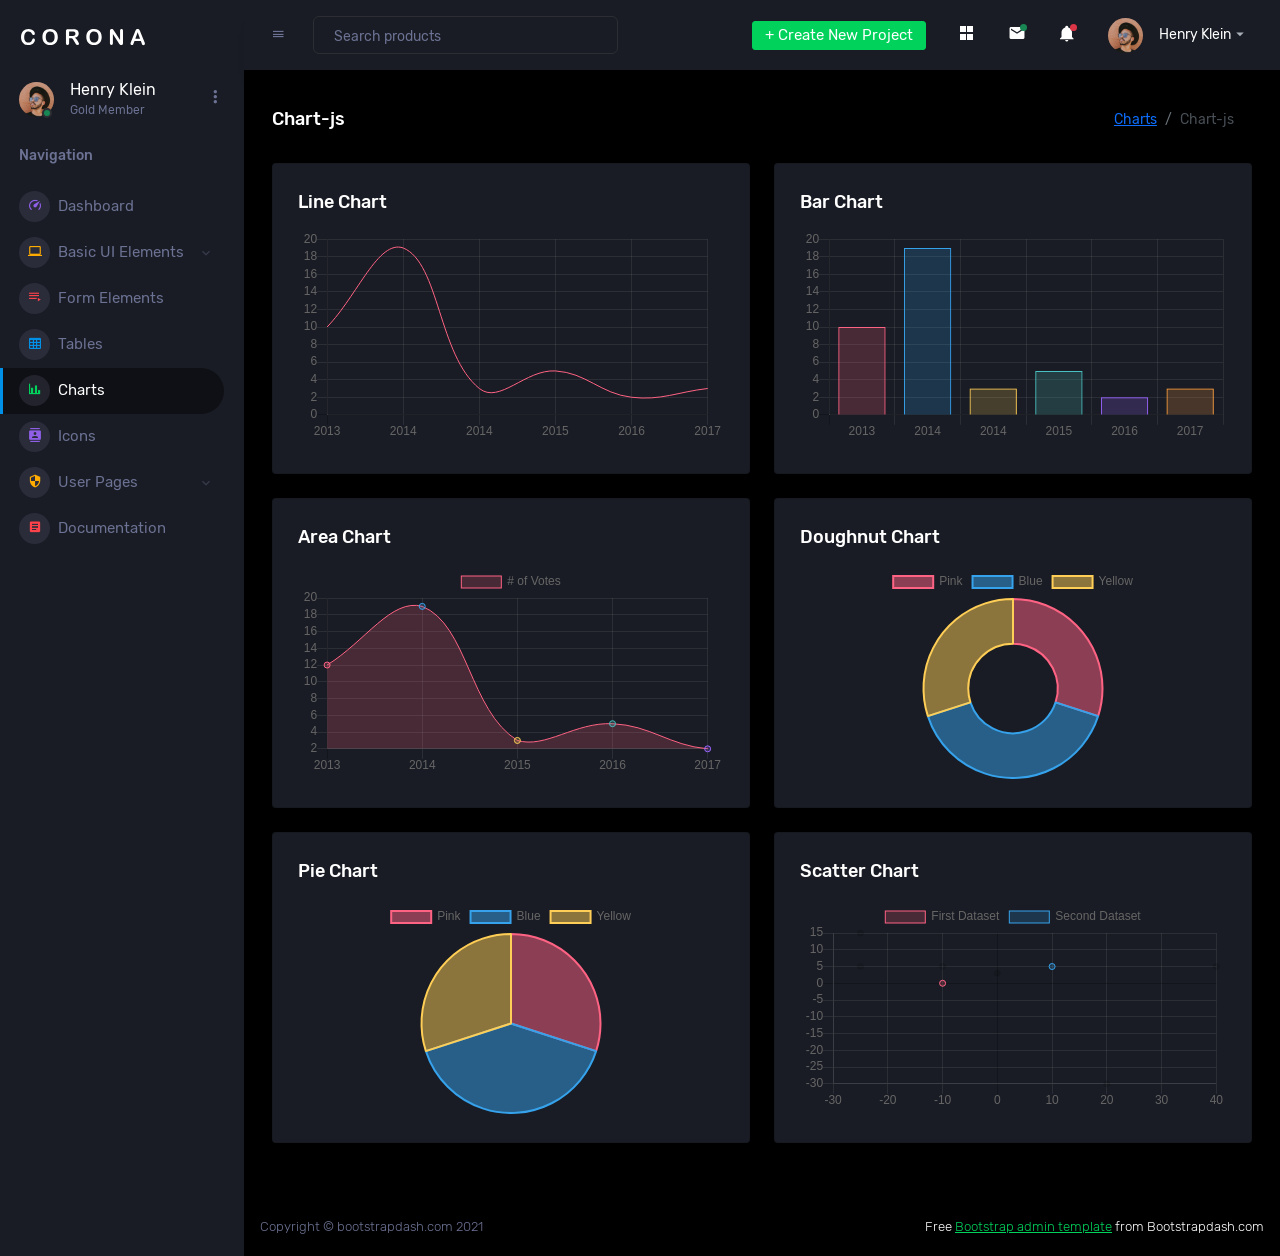
<file: webApp/code/pages/charts/chartjs.html>
<!DOCTYPE html>
<html lang="en">
  <head>
    <!-- Required meta tags -->
    <meta charset="utf-8">
    <meta name="viewport" content="width=device-width, initial-scale=1, shrink-to-fit=no">
    <title>Corona Admin</title>
    <!-- plugins:css -->
    <link rel="stylesheet" href="../../assets/vendors/mdi/css/materialdesignicons.min.css">
    <link rel="stylesheet" href="../../assets/vendors/css/vendor.bundle.base.css">
    <!-- endinject -->
    <!-- Plugin css for this page -->
    <!-- End Plugin css for this page -->
    <!-- inject:css -->
    <!-- endinject -->
    <!-- Layout styles -->
    <link rel="stylesheet" href="../../assets/css/style.css">
    <!-- End layout styles -->
    <link rel="shortcut icon" href="../../assets/images/favicon.png" />
  </head>
  <body>
    <div class="container-scroller">
      <!-- partial:../../partials/_sidebar.html -->
      <nav class="sidebar sidebar-offcanvas" id="sidebar">
        <div class="sidebar-brand-wrapper d-none d-lg-flex align-items-center justify-content-center fixed-top">
          <a class="sidebar-brand brand-logo" href="../../index.html"><img src="../../assets/images/logo.svg" alt="logo" /></a>
          <a class="sidebar-brand brand-logo-mini" href="../../index.html"><img src="../../assets/images/logo-mini.svg" alt="logo" /></a>
        </div>
        <ul class="nav">
          <li class="nav-item profile">
            <div class="profile-desc">
              <div class="profile-pic">
                <div class="count-indicator">
                  <img class="img-xs rounded-circle " src="../../assets/images/faces/face15.jpg" alt="">
                  <span class="count bg-success"></span>
                </div>
                <div class="profile-name">
                  <h5 class="mb-0 font-weight-normal">Henry Klein</h5>
                  <span>Gold Member</span>
                </div>
              </div>
              <a href="#" id="profile-dropdown" data-bs-toggle="dropdown"><i class="mdi mdi-dots-vertical"></i></a>
              <div class="dropdown-menu dropdown-menu-right sidebar-dropdown preview-list" aria-labelledby="profile-dropdown">
                <a href="#" class="dropdown-item preview-item">
                  <div class="preview-thumbnail">
                    <div class="preview-icon bg-dark rounded-circle">
                      <i class="mdi mdi-settings text-primary"></i>
                    </div>
                  </div>
                  <div class="preview-item-content">
                    <p class="preview-subject ellipsis mb-1 text-small">Account settings</p>
                  </div>
                </a>
                <div class="dropdown-divider"></div>
                <a href="#" class="dropdown-item preview-item">
                  <div class="preview-thumbnail">
                    <div class="preview-icon bg-dark rounded-circle">
                      <i class="mdi mdi-onepassword  text-info"></i>
                    </div>
                  </div>
                  <div class="preview-item-content">
                    <p class="preview-subject ellipsis mb-1 text-small">Change Password</p>
                  </div>
                </a>
                <div class="dropdown-divider"></div>
                <a href="#" class="dropdown-item preview-item">
                  <div class="preview-thumbnail">
                    <div class="preview-icon bg-dark rounded-circle">
                      <i class="mdi mdi-calendar-today text-success"></i>
                    </div>
                  </div>
                  <div class="preview-item-content">
                    <p class="preview-subject ellipsis mb-1 text-small">To-do list</p>
                  </div>
                </a>
              </div>
            </div>
          </li>
          <li class="nav-item nav-category">
            <span class="nav-link">Navigation</span>
          </li>
          <li class="nav-item menu-items">
            <a class="nav-link" href="../../index.html">
              <span class="menu-icon">
                <i class="mdi mdi-speedometer"></i>
              </span>
              <span class="menu-title">Dashboard</span>
            </a>
          </li>
          <li class="nav-item menu-items">
            <a class="nav-link" data-bs-toggle="collapse" href="#ui-basic" aria-expanded="false" aria-controls="ui-basic">
              <span class="menu-icon">
                <i class="mdi mdi-laptop"></i>
              </span>
              <span class="menu-title">Basic UI Elements</span>
              <i class="menu-arrow"></i>
            </a>
            <div class="collapse" id="ui-basic">
              <ul class="nav flex-column sub-menu">
                <li class="nav-item"> <a class="nav-link" href="../../pages/ui-features/buttons.html">Buttons</a></li>
                <li class="nav-item"> <a class="nav-link" href="../../pages/ui-features/dropdowns.html">Dropdowns</a></li>
                <li class="nav-item"> <a class="nav-link" href="../../pages/ui-features/typography.html">Typography</a></li>
              </ul>
            </div>
          </li>
          <li class="nav-item menu-items">
            <a class="nav-link" href="../../pages/forms/basic_elements.html">
              <span class="menu-icon">
                <i class="mdi mdi-playlist-play"></i>
              </span>
              <span class="menu-title">Form Elements</span>
            </a>
          </li>
          <li class="nav-item menu-items">
            <a class="nav-link" href="../../pages/tables/basic-table.html">
              <span class="menu-icon">
                <i class="mdi mdi-table-large"></i>
              </span>
              <span class="menu-title">Tables</span>
            </a>
          </li>
          <li class="nav-item menu-items">
            <a class="nav-link" href="../../pages/charts/chartjs.html">
              <span class="menu-icon">
                <i class="mdi mdi-chart-bar"></i>
              </span>
              <span class="menu-title">Charts</span>
            </a>
          </li>
          <li class="nav-item menu-items">
            <a class="nav-link" href="../../pages/icons/mdi.html">
              <span class="menu-icon">
                <i class="mdi mdi-contacts"></i>
              </span>
              <span class="menu-title">Icons</span>
            </a>
          </li>
          <li class="nav-item menu-items">
            <a class="nav-link" data-bs-toggle="collapse" href="#auth" aria-expanded="false" aria-controls="auth">
              <span class="menu-icon">
                <i class="mdi mdi-security"></i>
              </span>
              <span class="menu-title">User Pages</span>
              <i class="menu-arrow"></i>
            </a>
            <div class="collapse" id="auth">
              <ul class="nav flex-column sub-menu">
                <li class="nav-item"> <a class="nav-link" href="../../pages/samples/blank-page.html"> Blank Page </a></li>
                <li class="nav-item"> <a class="nav-link" href="../../pages/samples/error-404.html"> 404 </a></li>
                <li class="nav-item"> <a class="nav-link" href="../../pages/samples/error-500.html"> 500 </a></li>
                <li class="nav-item"> <a class="nav-link" href="../../pages/samples/login.html"> Login </a></li>
                <li class="nav-item"> <a class="nav-link" href="../../pages/samples/register.html"> Register </a></li>
              </ul>
            </div>
          </li>
          <li class="nav-item menu-items">
            <a class="nav-link" href="http://www.bootstrapdash.com/demo/corona-free/jquery/documentation/documentation.html">
              <span class="menu-icon">
                <i class="mdi mdi-file-document-box"></i>
              </span>
              <span class="menu-title">Documentation</span>
            </a>
          </li>
        </ul>
      </nav>
      <!-- partial -->
      <div class="container-fluid page-body-wrapper">
        <!-- partial:../../partials/_navbar.html -->
        <nav class="navbar p-0 fixed-top d-flex flex-row">
          <div class="navbar-brand-wrapper d-flex d-lg-none align-items-center justify-content-center">
            <a class="navbar-brand brand-logo-mini" href="../../index.html"><img src="../../assets/images/logo-mini.svg" alt="logo" /></a>
          </div>
          <div class="navbar-menu-wrapper flex-grow d-flex align-items-stretch">
            <button class="navbar-toggler navbar-toggler align-self-center" type="button" data-toggle="minimize">
              <span class="mdi mdi-menu"></span>
            </button>
            <ul class="navbar-nav w-100">
              <li class="nav-item w-100">
                <form class="nav-link mt-2 mt-md-0 d-none d-lg-flex search">
                  <input type="text" class="form-control" placeholder="Search products">
                </form>
              </li>
            </ul>
            <ul class="navbar-nav navbar-nav-right">
              <li class="nav-item dropdown d-none d-lg-block">
                <a class="nav-link btn btn-success create-new-button" id="createbuttonDropdown" data-bs-toggle="dropdown" aria-expanded="false" href="#">+ Create New Project</a>
                <div class="dropdown-menu dropdown-menu-right navbar-dropdown preview-list" aria-labelledby="createbuttonDropdown">
                  <h6 class="p-3 mb-0">Projects</h6>
                  <div class="dropdown-divider"></div>
                  <a class="dropdown-item preview-item">
                    <div class="preview-thumbnail">
                      <div class="preview-icon bg-dark rounded-circle">
                        <i class="mdi mdi-file-outline text-primary"></i>
                      </div>
                    </div>
                    <div class="preview-item-content">
                      <p class="preview-subject ellipsis mb-1">Software Development</p>
                    </div>
                  </a>
                  <div class="dropdown-divider"></div>
                  <a class="dropdown-item preview-item">
                    <div class="preview-thumbnail">
                      <div class="preview-icon bg-dark rounded-circle">
                        <i class="mdi mdi-web text-info"></i>
                      </div>
                    </div>
                    <div class="preview-item-content">
                      <p class="preview-subject ellipsis mb-1">UI Development</p>
                    </div>
                  </a>
                  <div class="dropdown-divider"></div>
                  <a class="dropdown-item preview-item">
                    <div class="preview-thumbnail">
                      <div class="preview-icon bg-dark rounded-circle">
                        <i class="mdi mdi-layers text-danger"></i>
                      </div>
                    </div>
                    <div class="preview-item-content">
                      <p class="preview-subject ellipsis mb-1">Software Testing</p>
                    </div>
                  </a>
                  <div class="dropdown-divider"></div>
                  <p class="p-3 mb-0 text-center">See all projects</p>
                </div>
              </li>
              <li class="nav-item nav-settings d-none d-lg-block">
                <a class="nav-link" href="#">
                  <i class="mdi mdi-view-grid"></i>
                </a>
              </li>
              <li class="nav-item dropdown border-left">
                <a class="nav-link count-indicator dropdown-toggle" id="messageDropdown" href="#" data-bs-toggle="dropdown" aria-expanded="false">
                  <i class="mdi mdi-email"></i>
                  <span class="count bg-success"></span>
                </a>
                <div class="dropdown-menu dropdown-menu-right navbar-dropdown preview-list" aria-labelledby="messageDropdown">
                  <h6 class="p-3 mb-0">Messages</h6>
                  <div class="dropdown-divider"></div>
                  <a class="dropdown-item preview-item">
                    <div class="preview-thumbnail">
                      <img src="../../assets/images/faces/face4.jpg" alt="image" class="rounded-circle profile-pic">
                    </div>
                    <div class="preview-item-content">
                      <p class="preview-subject ellipsis mb-1">Mark send you a message</p>
                      <p class="text-muted mb-0"> 1 Minutes ago </p>
                    </div>
                  </a>
                  <div class="dropdown-divider"></div>
                  <a class="dropdown-item preview-item">
                    <div class="preview-thumbnail">
                      <img src="../../assets/images/faces/face2.jpg" alt="image" class="rounded-circle profile-pic">
                    </div>
                    <div class="preview-item-content">
                      <p class="preview-subject ellipsis mb-1">Cregh send you a message</p>
                      <p class="text-muted mb-0"> 15 Minutes ago </p>
                    </div>
                  </a>
                  <div class="dropdown-divider"></div>
                  <a class="dropdown-item preview-item">
                    <div class="preview-thumbnail">
                      <img src="../../assets/images/faces/face3.jpg" alt="image" class="rounded-circle profile-pic">
                    </div>
                    <div class="preview-item-content">
                      <p class="preview-subject ellipsis mb-1">Profile picture updated</p>
                      <p class="text-muted mb-0"> 18 Minutes ago </p>
                    </div>
                  </a>
                  <div class="dropdown-divider"></div>
                  <p class="p-3 mb-0 text-center">4 new messages</p>
                </div>
              </li>
              <li class="nav-item dropdown border-left">
                <a class="nav-link count-indicator dropdown-toggle" id="notificationDropdown" href="#" data-bs-toggle="dropdown">
                  <i class="mdi mdi-bell"></i>
                  <span class="count bg-danger"></span>
                </a>
                <div class="dropdown-menu dropdown-menu-right navbar-dropdown preview-list" aria-labelledby="notificationDropdown">
                  <h6 class="p-3 mb-0">Notifications</h6>
                  <div class="dropdown-divider"></div>
                  <a class="dropdown-item preview-item">
                    <div class="preview-thumbnail">
                      <div class="preview-icon bg-dark rounded-circle">
                        <i class="mdi mdi-calendar text-success"></i>
                      </div>
                    </div>
                    <div class="preview-item-content">
                      <p class="preview-subject mb-1">Event today</p>
                      <p class="text-muted ellipsis mb-0"> Just a reminder that you have an event today </p>
                    </div>
                  </a>
                  <div class="dropdown-divider"></div>
                  <a class="dropdown-item preview-item">
                    <div class="preview-thumbnail">
                      <div class="preview-icon bg-dark rounded-circle">
                        <i class="mdi mdi-settings text-danger"></i>
                      </div>
                    </div>
                    <div class="preview-item-content">
                      <p class="preview-subject mb-1">Settings</p>
                      <p class="text-muted ellipsis mb-0"> Update dashboard </p>
                    </div>
                  </a>
                  <div class="dropdown-divider"></div>
                  <a class="dropdown-item preview-item">
                    <div class="preview-thumbnail">
                      <div class="preview-icon bg-dark rounded-circle">
                        <i class="mdi mdi-link-variant text-warning"></i>
                      </div>
                    </div>
                    <div class="preview-item-content">
                      <p class="preview-subject mb-1">Launch Admin</p>
                      <p class="text-muted ellipsis mb-0"> New admin wow! </p>
                    </div>
                  </a>
                  <div class="dropdown-divider"></div>
                  <p class="p-3 mb-0 text-center">See all notifications</p>
                </div>
              </li>
              <li class="nav-item dropdown">
                <a class="nav-link" id="profileDropdown" href="#" data-bs-toggle="dropdown">
                  <div class="navbar-profile">
                    <img class="img-xs rounded-circle" src="../../assets/images/faces/face15.jpg" alt="">
                    <p class="mb-0 d-none d-sm-block navbar-profile-name">Henry Klein</p>
                    <i class="mdi mdi-menu-down d-none d-sm-block"></i>
                  </div>
                </a>
                <div class="dropdown-menu dropdown-menu-right navbar-dropdown preview-list" aria-labelledby="profileDropdown">
                  <h6 class="p-3 mb-0">Profile</h6>
                  <div class="dropdown-divider"></div>
                  <a class="dropdown-item preview-item">
                    <div class="preview-thumbnail">
                      <div class="preview-icon bg-dark rounded-circle">
                        <i class="mdi mdi-settings text-success"></i>
                      </div>
                    </div>
                    <div class="preview-item-content">
                      <p class="preview-subject mb-1">Settings</p>
                    </div>
                  </a>
                  <div class="dropdown-divider"></div>
                  <a class="dropdown-item preview-item">
                    <div class="preview-thumbnail">
                      <div class="preview-icon bg-dark rounded-circle">
                        <i class="mdi mdi-logout text-danger"></i>
                      </div>
                    </div>
                    <div class="preview-item-content">
                      <p class="preview-subject mb-1">Log out</p>
                    </div>
                  </a>
                  <div class="dropdown-divider"></div>
                  <p class="p-3 mb-0 text-center">Advanced settings</p>
                </div>
              </li>
            </ul>
            <button class="navbar-toggler navbar-toggler-right d-lg-none align-self-center" type="button" data-toggle="offcanvas">
              <span class="mdi mdi-format-line-spacing"></span>
            </button>
          </div>
        </nav>
        <!-- partial -->
        <div class="main-panel">
          <div class="content-wrapper">
            <div class="page-header">
              <h3 class="page-title"> Chart-js </h3>
              <nav aria-label="breadcrumb">
                <ol class="breadcrumb">
                  <li class="breadcrumb-item"><a href="#">Charts</a></li>
                  <li class="breadcrumb-item active" aria-current="page">Chart-js</li>
                </ol>
              </nav>
            </div>
            <div class="row">
              <div class="col-lg-6 grid-margin stretch-card">
                <div class="card">
                  <div class="card-body">
                    <h4 class="card-title">Line chart</h4>
                    <canvas id="lineChart" style="height:250px"></canvas>
                  </div>
                </div>
              </div>
              <div class="col-lg-6 grid-margin stretch-card">
                <div class="card">
                  <div class="card-body">
                    <h4 class="card-title">Bar chart</h4>
                    <canvas id="barChart" style="height:230px"></canvas>
                  </div>
                </div>
              </div>
            </div>
            <div class="row">
              <div class="col-lg-6 grid-margin stretch-card">
                <div class="card">
                  <div class="card-body">
                    <h4 class="card-title">Area chart</h4>
                    <canvas id="areaChart" style="height:250px"></canvas>
                  </div>
                </div>
              </div>
              <div class="col-lg-6 grid-margin stretch-card">
                <div class="card">
                  <div class="card-body">
                    <h4 class="card-title">Doughnut chart</h4>
                    <canvas id="doughnutChart" style="height:250px"></canvas>
                  </div>
                </div>
              </div>
            </div>
            <div class="row">
              <div class="col-lg-6 grid-margin stretch-card">
                <div class="card">
                  <div class="card-body">
                    <h4 class="card-title">Pie chart</h4>
                    <canvas id="pieChart" style="height:250px"></canvas>
                  </div>
                </div>
              </div>
              <div class="col-lg-6 grid-margin stretch-card">
                <div class="card">
                  <div class="card-body">
                    <h4 class="card-title">Scatter chart</h4>
                    <canvas id="scatterChart" style="height:250px"></canvas>
                  </div>
                </div>
              </div>
            </div>
          </div>
          <!-- content-wrapper ends -->
          <!-- partial:../../partials/_footer.html -->
          <footer class="footer">
            <div class="d-sm-flex justify-content-center justify-content-sm-between">
              <span class="text-muted d-block text-center text-sm-left d-sm-inline-block">Copyright © bootstrapdash.com 2021</span>
              <span class="float-none float-sm-right d-block mt-1 mt-sm-0 text-center"> Free <a href="https://www.bootstrapdash.com/bootstrap-admin-template/" target="_blank">Bootstrap admin template</a> from Bootstrapdash.com</span>
            </div>
          </footer>
          <!-- partial -->
        </div>
        <!-- main-panel ends -->
      </div>
      <!-- page-body-wrapper ends -->
    </div>
    <!-- container-scroller -->
    <!-- plugins:js -->
    <script src="../../assets/vendors/js/vendor.bundle.base.js"></script>
    <!-- endinject -->
    <!-- Plugin js for this page -->
    <script src="../../assets/vendors/chart.js/Chart.min.js"></script>
    <!-- End plugin js for this page -->
    <!-- inject:js -->
    <script src="../../assets/js/off-canvas.js"></script>
    <script src="../../assets/js/hoverable-collapse.js"></script>
    <script src="../../assets/js/misc.js"></script>
    <script src="../../assets/js/settings.js"></script>
    <script src="../../assets/js/todolist.js"></script>
    <!-- endinject -->
    <!-- Custom js for this page -->
    <script src="../../assets/js/chart.js"></script>
    <!-- End custom js for this page -->
  </body>
</html>
</file>
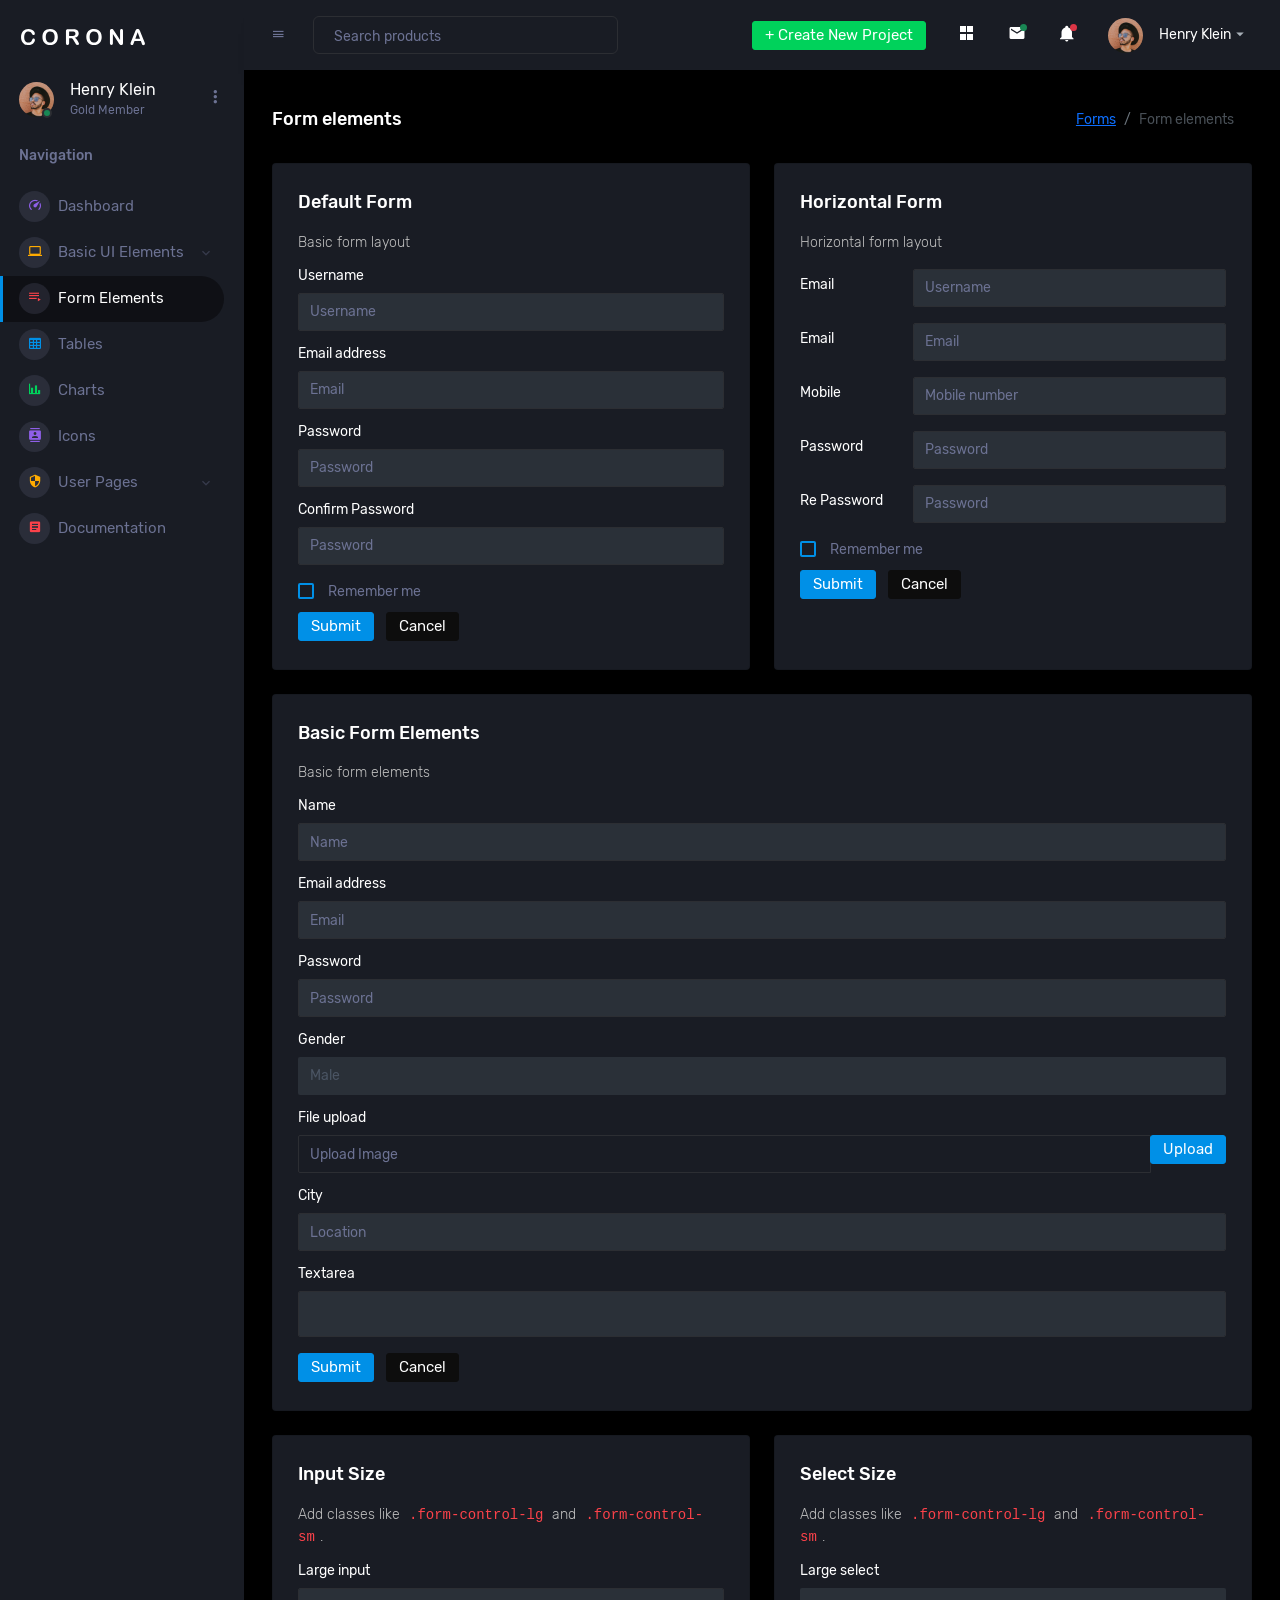
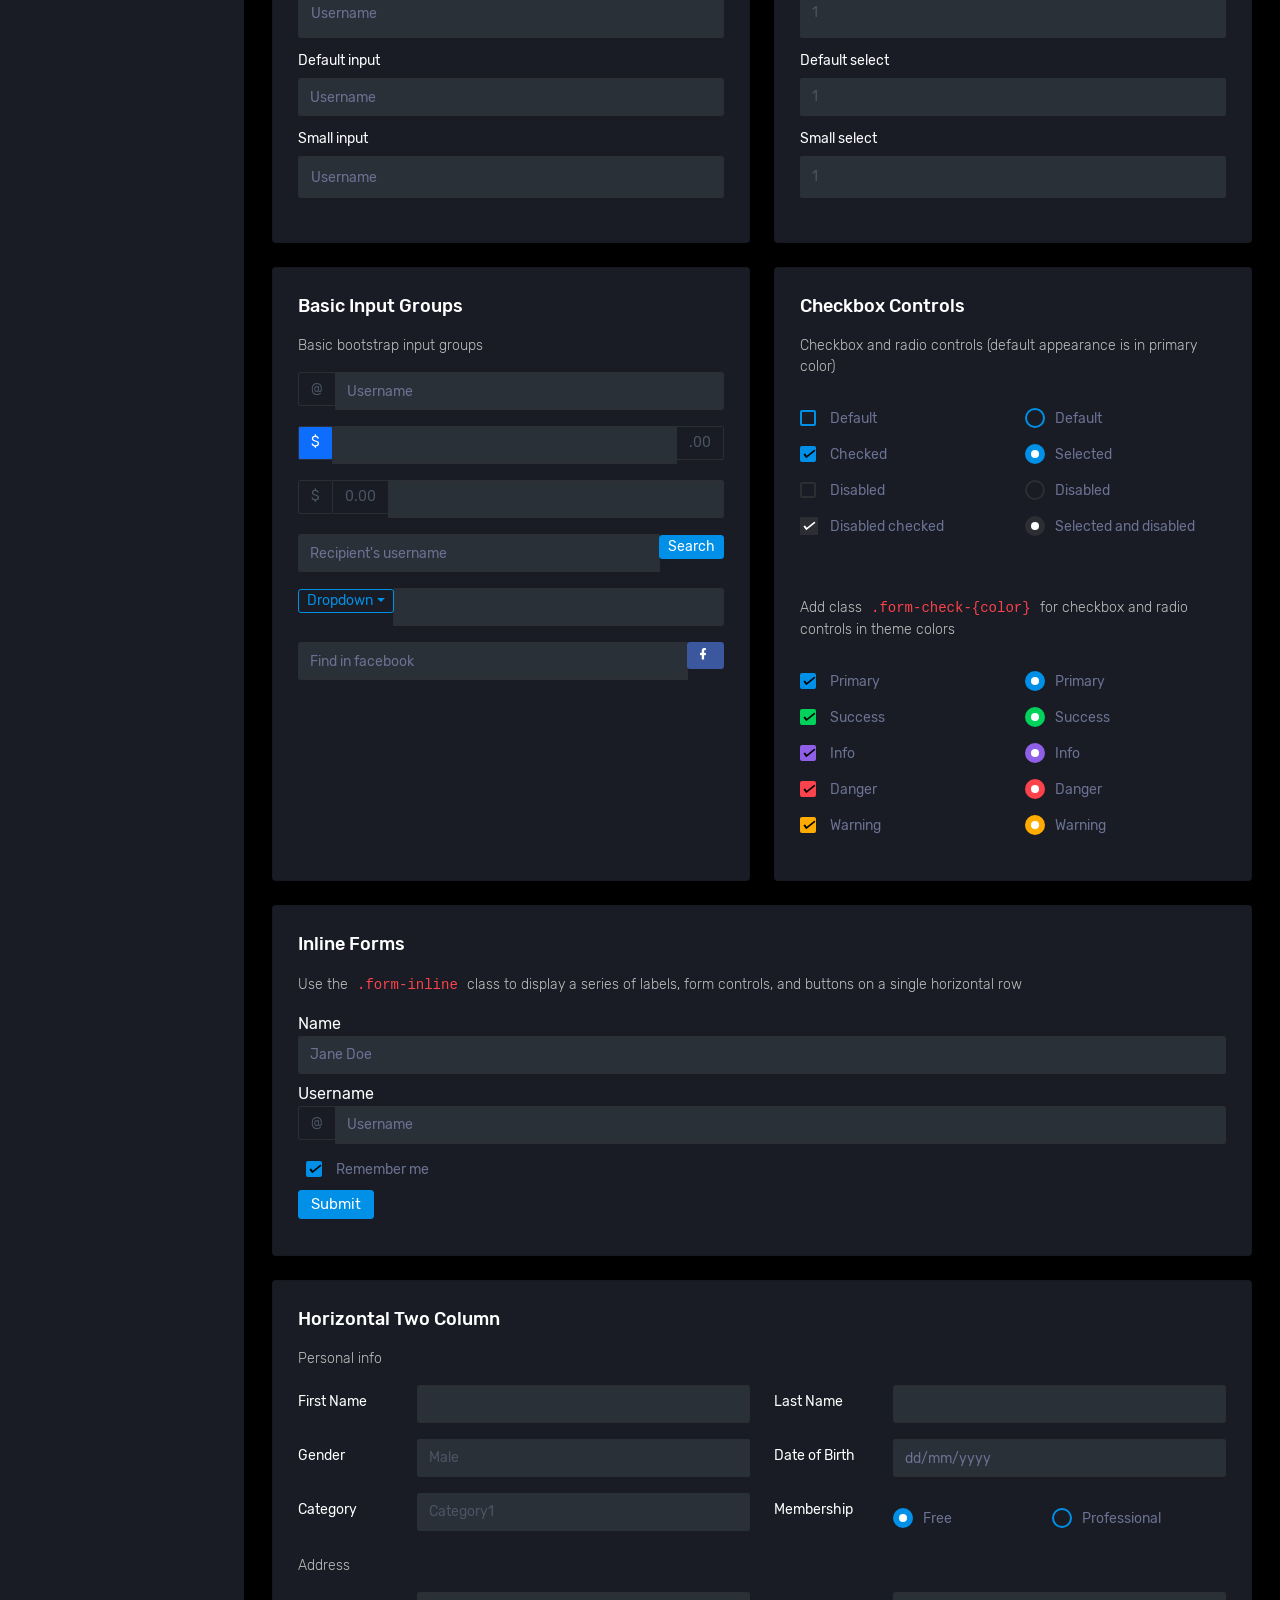
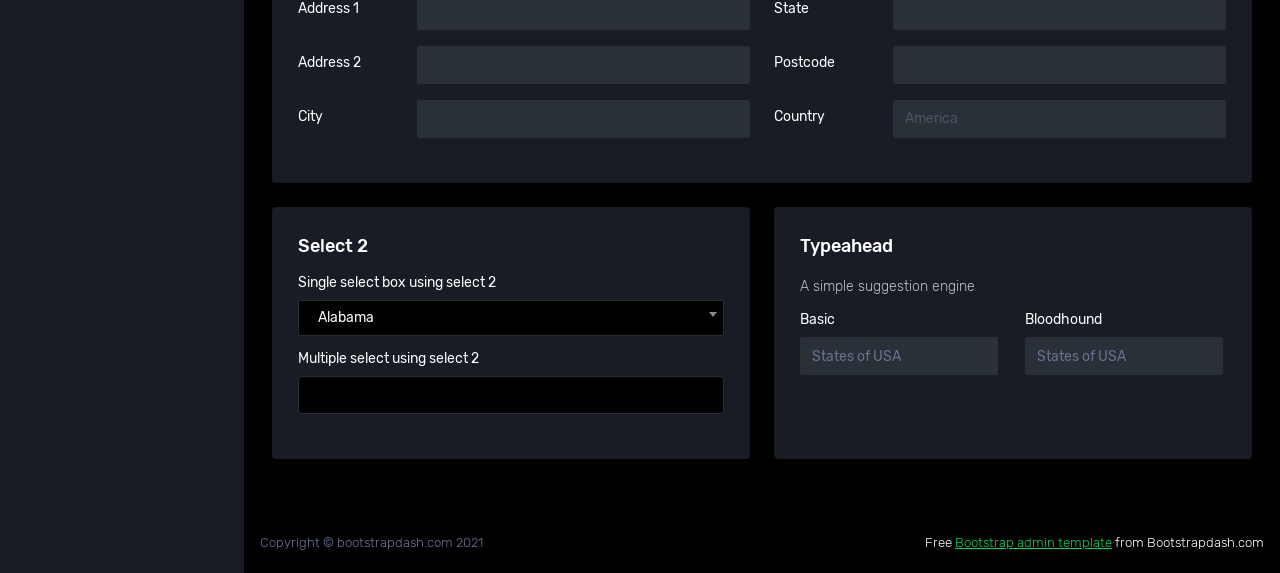
<file: webApp/code/pages/forms/basic_elements.html>
<!DOCTYPE html>
<html lang="en">
  <head>
    <!-- Required meta tags -->
    <meta charset="utf-8">
    <meta name="viewport" content="width=device-width, initial-scale=1, shrink-to-fit=no">
    <title>Corona Admin</title>
    <!-- plugins:css -->
    <link rel="stylesheet" href="../../assets/vendors/mdi/css/materialdesignicons.min.css">
    <link rel="stylesheet" href="../../assets/vendors/css/vendor.bundle.base.css">
    <!-- endinject -->
    <!-- Plugin css for this page -->
    <link rel="stylesheet" href="../../assets/vendors/select2/select2.min.css">
    <link rel="stylesheet" href="../../assets/vendors/select2-bootstrap-theme/select2-bootstrap.min.css">
    <!-- End plugin css for this page -->
    <!-- inject:css -->
    <!-- endinject -->
    <!-- Layout styles -->
    <link rel="stylesheet" href="../../assets/css/style.css">
    <!-- End layout styles -->
    <link rel="shortcut icon" href="../../assets/images/favicon.png" />
  </head>
  <body>
    <div class="container-scroller">
      <!-- partial:../../partials/_sidebar.html -->
      <nav class="sidebar sidebar-offcanvas" id="sidebar">
        <div class="sidebar-brand-wrapper d-none d-lg-flex align-items-center justify-content-center fixed-top">
          <a class="sidebar-brand brand-logo" href="../../index.html"><img src="../../assets/images/logo.svg" alt="logo" /></a>
          <a class="sidebar-brand brand-logo-mini" href="../../index.html"><img src="../../assets/images/logo-mini.svg" alt="logo" /></a>
        </div>
        <ul class="nav">
          <li class="nav-item profile">
            <div class="profile-desc">
              <div class="profile-pic">
                <div class="count-indicator">
                  <img class="img-xs rounded-circle " src="../../assets/images/faces/face15.jpg" alt="">
                  <span class="count bg-success"></span>
                </div>
                <div class="profile-name">
                  <h5 class="mb-0 font-weight-normal">Henry Klein</h5>
                  <span>Gold Member</span>
                </div>
              </div>
              <a href="#" id="profile-dropdown" data-bs-toggle="dropdown"><i class="mdi mdi-dots-vertical"></i></a>
              <div class="dropdown-menu dropdown-menu-right sidebar-dropdown preview-list" aria-labelledby="profile-dropdown">
                <a href="#" class="dropdown-item preview-item">
                  <div class="preview-thumbnail">
                    <div class="preview-icon bg-dark rounded-circle">
                      <i class="mdi mdi-settings text-primary"></i>
                    </div>
                  </div>
                  <div class="preview-item-content">
                    <p class="preview-subject ellipsis mb-1 text-small">Account settings</p>
                  </div>
                </a>
                <div class="dropdown-divider"></div>
                <a href="#" class="dropdown-item preview-item">
                  <div class="preview-thumbnail">
                    <div class="preview-icon bg-dark rounded-circle">
                      <i class="mdi mdi-onepassword  text-info"></i>
                    </div>
                  </div>
                  <div class="preview-item-content">
                    <p class="preview-subject ellipsis mb-1 text-small">Change Password</p>
                  </div>
                </a>
                <div class="dropdown-divider"></div>
                <a href="#" class="dropdown-item preview-item">
                  <div class="preview-thumbnail">
                    <div class="preview-icon bg-dark rounded-circle">
                      <i class="mdi mdi-calendar-today text-success"></i>
                    </div>
                  </div>
                  <div class="preview-item-content">
                    <p class="preview-subject ellipsis mb-1 text-small">To-do list</p>
                  </div>
                </a>
              </div>
            </div>
          </li>
          <li class="nav-item nav-category">
            <span class="nav-link">Navigation</span>
          </li>
          <li class="nav-item menu-items">
            <a class="nav-link" href="../../index.html">
              <span class="menu-icon">
                <i class="mdi mdi-speedometer"></i>
              </span>
              <span class="menu-title">Dashboard</span>
            </a>
          </li>
          <li class="nav-item menu-items">
            <a class="nav-link" data-bs-toggle="collapse" href="#ui-basic" aria-expanded="false" aria-controls="ui-basic">
              <span class="menu-icon">
                <i class="mdi mdi-laptop"></i>
              </span>
              <span class="menu-title">Basic UI Elements</span>
              <i class="menu-arrow"></i>
            </a>
            <div class="collapse" id="ui-basic">
              <ul class="nav flex-column sub-menu">
                <li class="nav-item"> <a class="nav-link" href="../../pages/ui-features/buttons.html">Buttons</a></li>
                <li class="nav-item"> <a class="nav-link" href="../../pages/ui-features/dropdowns.html">Dropdowns</a></li>
                <li class="nav-item"> <a class="nav-link" href="../../pages/ui-features/typography.html">Typography</a></li>
              </ul>
            </div>
          </li>
          <li class="nav-item menu-items">
            <a class="nav-link" href="../../pages/forms/basic_elements.html">
              <span class="menu-icon">
                <i class="mdi mdi-playlist-play"></i>
              </span>
              <span class="menu-title">Form Elements</span>
            </a>
          </li>
          <li class="nav-item menu-items">
            <a class="nav-link" href="../../pages/tables/basic-table.html">
              <span class="menu-icon">
                <i class="mdi mdi-table-large"></i>
              </span>
              <span class="menu-title">Tables</span>
            </a>
          </li>
          <li class="nav-item menu-items">
            <a class="nav-link" href="../../pages/charts/chartjs.html">
              <span class="menu-icon">
                <i class="mdi mdi-chart-bar"></i>
              </span>
              <span class="menu-title">Charts</span>
            </a>
          </li>
          <li class="nav-item menu-items">
            <a class="nav-link" href="../../pages/icons/mdi.html">
              <span class="menu-icon">
                <i class="mdi mdi-contacts"></i>
              </span>
              <span class="menu-title">Icons</span>
            </a>
          </li>
          <li class="nav-item menu-items">
            <a class="nav-link" data-bs-toggle="collapse" href="#auth" aria-expanded="false" aria-controls="auth">
              <span class="menu-icon">
                <i class="mdi mdi-security"></i>
              </span>
              <span class="menu-title">User Pages</span>
              <i class="menu-arrow"></i>
            </a>
            <div class="collapse" id="auth">
              <ul class="nav flex-column sub-menu">
                <li class="nav-item"> <a class="nav-link" href="../../pages/samples/blank-page.html"> Blank Page </a></li>
                <li class="nav-item"> <a class="nav-link" href="../../pages/samples/error-404.html"> 404 </a></li>
                <li class="nav-item"> <a class="nav-link" href="../../pages/samples/error-500.html"> 500 </a></li>
                <li class="nav-item"> <a class="nav-link" href="../../pages/samples/login.html"> Login </a></li>
                <li class="nav-item"> <a class="nav-link" href="../../pages/samples/register.html"> Register </a></li>
              </ul>
            </div>
          </li>
          <li class="nav-item menu-items">
            <a class="nav-link" href="http://www.bootstrapdash.com/demo/corona-free/jquery/documentation/documentation.html">
              <span class="menu-icon">
                <i class="mdi mdi-file-document-box"></i>
              </span>
              <span class="menu-title">Documentation</span>
            </a>
          </li>
        </ul>
      </nav>
      <!-- partial -->
      <div class="container-fluid page-body-wrapper">
        <!-- partial:../../partials/_navbar.html -->
        <nav class="navbar p-0 fixed-top d-flex flex-row">
          <div class="navbar-brand-wrapper d-flex d-lg-none align-items-center justify-content-center">
            <a class="navbar-brand brand-logo-mini" href="../../index.html"><img src="../../assets/images/logo-mini.svg" alt="logo" /></a>
          </div>
          <div class="navbar-menu-wrapper flex-grow d-flex align-items-stretch">
            <button class="navbar-toggler navbar-toggler align-self-center" type="button" data-toggle="minimize">
              <span class="mdi mdi-menu"></span>
            </button>
            <ul class="navbar-nav w-100">
              <li class="nav-item w-100">
                <form class="nav-link mt-2 mt-md-0 d-none d-lg-flex search">
                  <input type="text" class="form-control" placeholder="Search products">
                </form>
              </li>
            </ul>
            <ul class="navbar-nav navbar-nav-right">
              <li class="nav-item dropdown d-none d-lg-block">
                <a class="nav-link btn btn-success create-new-button" id="createbuttonDropdown" data-bs-toggle="dropdown" aria-expanded="false" href="#">+ Create New Project</a>
                <div class="dropdown-menu dropdown-menu-right navbar-dropdown preview-list" aria-labelledby="createbuttonDropdown">
                  <h6 class="p-3 mb-0">Projects</h6>
                  <div class="dropdown-divider"></div>
                  <a class="dropdown-item preview-item">
                    <div class="preview-thumbnail">
                      <div class="preview-icon bg-dark rounded-circle">
                        <i class="mdi mdi-file-outline text-primary"></i>
                      </div>
                    </div>
                    <div class="preview-item-content">
                      <p class="preview-subject ellipsis mb-1">Software Development</p>
                    </div>
                  </a>
                  <div class="dropdown-divider"></div>
                  <a class="dropdown-item preview-item">
                    <div class="preview-thumbnail">
                      <div class="preview-icon bg-dark rounded-circle">
                        <i class="mdi mdi-web text-info"></i>
                      </div>
                    </div>
                    <div class="preview-item-content">
                      <p class="preview-subject ellipsis mb-1">UI Development</p>
                    </div>
                  </a>
                  <div class="dropdown-divider"></div>
                  <a class="dropdown-item preview-item">
                    <div class="preview-thumbnail">
                      <div class="preview-icon bg-dark rounded-circle">
                        <i class="mdi mdi-layers text-danger"></i>
                      </div>
                    </div>
                    <div class="preview-item-content">
                      <p class="preview-subject ellipsis mb-1">Software Testing</p>
                    </div>
                  </a>
                  <div class="dropdown-divider"></div>
                  <p class="p-3 mb-0 text-center">See all projects</p>
                </div>
              </li>
              <li class="nav-item nav-settings d-none d-lg-block">
                <a class="nav-link" href="#">
                  <i class="mdi mdi-view-grid"></i>
                </a>
              </li>
              <li class="nav-item dropdown border-left">
                <a class="nav-link count-indicator dropdown-toggle" id="messageDropdown" href="#" data-bs-toggle="dropdown" aria-expanded="false">
                  <i class="mdi mdi-email"></i>
                  <span class="count bg-success"></span>
                </a>
                <div class="dropdown-menu dropdown-menu-right navbar-dropdown preview-list" aria-labelledby="messageDropdown">
                  <h6 class="p-3 mb-0">Messages</h6>
                  <div class="dropdown-divider"></div>
                  <a class="dropdown-item preview-item">
                    <div class="preview-thumbnail">
                      <img src="../../assets/images/faces/face4.jpg" alt="image" class="rounded-circle profile-pic">
                    </div>
                    <div class="preview-item-content">
                      <p class="preview-subject ellipsis mb-1">Mark send you a message</p>
                      <p class="text-muted mb-0"> 1 Minutes ago </p>
                    </div>
                  </a>
                  <div class="dropdown-divider"></div>
                  <a class="dropdown-item preview-item">
                    <div class="preview-thumbnail">
                      <img src="../../assets/images/faces/face2.jpg" alt="image" class="rounded-circle profile-pic">
                    </div>
                    <div class="preview-item-content">
                      <p class="preview-subject ellipsis mb-1">Cregh send you a message</p>
                      <p class="text-muted mb-0"> 15 Minutes ago </p>
                    </div>
                  </a>
                  <div class="dropdown-divider"></div>
                  <a class="dropdown-item preview-item">
                    <div class="preview-thumbnail">
                      <img src="../../assets/images/faces/face3.jpg" alt="image" class="rounded-circle profile-pic">
                    </div>
                    <div class="preview-item-content">
                      <p class="preview-subject ellipsis mb-1">Profile picture updated</p>
                      <p class="text-muted mb-0"> 18 Minutes ago </p>
                    </div>
                  </a>
                  <div class="dropdown-divider"></div>
                  <p class="p-3 mb-0 text-center">4 new messages</p>
                </div>
              </li>
              <li class="nav-item dropdown border-left">
                <a class="nav-link count-indicator dropdown-toggle" id="notificationDropdown" href="#" data-bs-toggle="dropdown">
                  <i class="mdi mdi-bell"></i>
                  <span class="count bg-danger"></span>
                </a>
                <div class="dropdown-menu dropdown-menu-right navbar-dropdown preview-list" aria-labelledby="notificationDropdown">
                  <h6 class="p-3 mb-0">Notifications</h6>
                  <div class="dropdown-divider"></div>
                  <a class="dropdown-item preview-item">
                    <div class="preview-thumbnail">
                      <div class="preview-icon bg-dark rounded-circle">
                        <i class="mdi mdi-calendar text-success"></i>
                      </div>
                    </div>
                    <div class="preview-item-content">
                      <p class="preview-subject mb-1">Event today</p>
                      <p class="text-muted ellipsis mb-0"> Just a reminder that you have an event today </p>
                    </div>
                  </a>
                  <div class="dropdown-divider"></div>
                  <a class="dropdown-item preview-item">
                    <div class="preview-thumbnail">
                      <div class="preview-icon bg-dark rounded-circle">
                        <i class="mdi mdi-settings text-danger"></i>
                      </div>
                    </div>
                    <div class="preview-item-content">
                      <p class="preview-subject mb-1">Settings</p>
                      <p class="text-muted ellipsis mb-0"> Update dashboard </p>
                    </div>
                  </a>
                  <div class="dropdown-divider"></div>
                  <a class="dropdown-item preview-item">
                    <div class="preview-thumbnail">
                      <div class="preview-icon bg-dark rounded-circle">
                        <i class="mdi mdi-link-variant text-warning"></i>
                      </div>
                    </div>
                    <div class="preview-item-content">
                      <p class="preview-subject mb-1">Launch Admin</p>
                      <p class="text-muted ellipsis mb-0"> New admin wow! </p>
                    </div>
                  </a>
                  <div class="dropdown-divider"></div>
                  <p class="p-3 mb-0 text-center">See all notifications</p>
                </div>
              </li>
              <li class="nav-item dropdown">
                <a class="nav-link" id="profileDropdown" href="#" data-bs-toggle="dropdown">
                  <div class="navbar-profile">
                    <img class="img-xs rounded-circle" src="../../assets/images/faces/face15.jpg" alt="">
                    <p class="mb-0 d-none d-sm-block navbar-profile-name">Henry Klein</p>
                    <i class="mdi mdi-menu-down d-none d-sm-block"></i>
                  </div>
                </a>
                <div class="dropdown-menu dropdown-menu-right navbar-dropdown preview-list" aria-labelledby="profileDropdown">
                  <h6 class="p-3 mb-0">Profile</h6>
                  <div class="dropdown-divider"></div>
                  <a class="dropdown-item preview-item">
                    <div class="preview-thumbnail">
                      <div class="preview-icon bg-dark rounded-circle">
                        <i class="mdi mdi-settings text-success"></i>
                      </div>
                    </div>
                    <div class="preview-item-content">
                      <p class="preview-subject mb-1">Settings</p>
                    </div>
                  </a>
                  <div class="dropdown-divider"></div>
                  <a class="dropdown-item preview-item">
                    <div class="preview-thumbnail">
                      <div class="preview-icon bg-dark rounded-circle">
                        <i class="mdi mdi-logout text-danger"></i>
                      </div>
                    </div>
                    <div class="preview-item-content">
                      <p class="preview-subject mb-1">Log out</p>
                    </div>
                  </a>
                  <div class="dropdown-divider"></div>
                  <p class="p-3 mb-0 text-center">Advanced settings</p>
                </div>
              </li>
            </ul>
            <button class="navbar-toggler navbar-toggler-right d-lg-none align-self-center" type="button" data-toggle="offcanvas">
              <span class="mdi mdi-format-line-spacing"></span>
            </button>
          </div>
        </nav>
        <!-- partial -->
        <div class="main-panel">
          <div class="content-wrapper">
            <div class="page-header">
              <h3 class="page-title"> Form elements </h3>
              <nav aria-label="breadcrumb">
                <ol class="breadcrumb">
                  <li class="breadcrumb-item"><a href="#">Forms</a></li>
                  <li class="breadcrumb-item active" aria-current="page">Form elements</li>
                </ol>
              </nav>
            </div>
            <div class="row">
              <div class="col-md-6 grid-margin stretch-card">
                <div class="card">
                  <div class="card-body">
                    <h4 class="card-title">Default form</h4>
                    <p class="card-description"> Basic form layout </p>
                    <form class="forms-sample">
                      <div class="form-group">
                        <label for="exampleInputUsername1">Username</label>
                        <input type="text" class="form-control" id="exampleInputUsername1" placeholder="Username">
                      </div>
                      <div class="form-group">
                        <label for="exampleInputEmail1">Email address</label>
                        <input type="email" class="form-control" id="exampleInputEmail1" placeholder="Email">
                      </div>
                      <div class="form-group">
                        <label for="exampleInputPassword1">Password</label>
                        <input type="password" class="form-control" id="exampleInputPassword1" placeholder="Password">
                      </div>
                      <div class="form-group">
                        <label for="exampleInputConfirmPassword1">Confirm Password</label>
                        <input type="password" class="form-control" id="exampleInputConfirmPassword1" placeholder="Password">
                      </div>
                      <div class="form-check form-check-flat form-check-primary">
                        <label class="form-check-label">
                          <input type="checkbox" class="form-check-input"> Remember me </label>
                      </div>
                      <button type="submit" class="btn btn-primary me-2">Submit</button>
                      <button class="btn btn-dark">Cancel</button>
                    </form>
                  </div>
                </div>
              </div>
              <div class="col-md-6 grid-margin stretch-card">
                <div class="card">
                  <div class="card-body">
                    <h4 class="card-title">Horizontal Form</h4>
                    <p class="card-description"> Horizontal form layout </p>
                    <form class="forms-sample">
                      <div class="form-group row">
                        <label for="exampleInputUsername2" class="col-sm-3 col-form-label">Email</label>
                        <div class="col-sm-9">
                          <input type="text" class="form-control" id="exampleInputUsername2" placeholder="Username">
                        </div>
                      </div>
                      <div class="form-group row">
                        <label for="exampleInputEmail2" class="col-sm-3 col-form-label">Email</label>
                        <div class="col-sm-9">
                          <input type="email" class="form-control" id="exampleInputEmail2" placeholder="Email">
                        </div>
                      </div>
                      <div class="form-group row">
                        <label for="exampleInputMobile" class="col-sm-3 col-form-label">Mobile</label>
                        <div class="col-sm-9">
                          <input type="text" class="form-control" id="exampleInputMobile" placeholder="Mobile number">
                        </div>
                      </div>
                      <div class="form-group row">
                        <label for="exampleInputPassword2" class="col-sm-3 col-form-label">Password</label>
                        <div class="col-sm-9">
                          <input type="password" class="form-control" id="exampleInputPassword2" placeholder="Password">
                        </div>
                      </div>
                      <div class="form-group row">
                        <label for="exampleInputConfirmPassword2" class="col-sm-3 col-form-label">Re Password</label>
                        <div class="col-sm-9">
                          <input type="password" class="form-control" id="exampleInputConfirmPassword2" placeholder="Password">
                        </div>
                      </div>
                      <div class="form-check form-check-flat form-check-primary">
                        <label class="form-check-label">
                          <input type="checkbox" class="form-check-input"> Remember me </label>
                      </div>
                      <button type="submit" class="btn btn-primary me-2">Submit</button>
                      <button class="btn btn-dark">Cancel</button>
                    </form>
                  </div>
                </div>
              </div>
              <div class="col-12 grid-margin stretch-card">
                <div class="card">
                  <div class="card-body">
                    <h4 class="card-title">Basic form elements</h4>
                    <p class="card-description"> Basic form elements </p>
                    <form class="forms-sample">
                      <div class="form-group">
                        <label for="exampleInputName1">Name</label>
                        <input type="text" class="form-control" id="exampleInputName1" placeholder="Name">
                      </div>
                      <div class="form-group">
                        <label for="exampleInputEmail3">Email address</label>
                        <input type="email" class="form-control" id="exampleInputEmail3" placeholder="Email">
                      </div>
                      <div class="form-group">
                        <label for="exampleInputPassword4">Password</label>
                        <input type="password" class="form-control" id="exampleInputPassword4" placeholder="Password">
                      </div>
                      <div class="form-group">
                        <label for="exampleSelectGender">Gender</label>
                        <select class="form-control" id="exampleSelectGender">
                          <option>Male</option>
                          <option>Female</option>
                        </select>
                      </div>
                      <div class="form-group">
                        <label>File upload</label>
                        <input type="file" name="img[]" class="file-upload-default">
                        <div class="input-group col-xs-12">
                          <input type="text" class="form-control file-upload-info" disabled placeholder="Upload Image">
                          <span class="input-group-append">
                            <button class="file-upload-browse btn btn-primary" type="button">Upload</button>
                          </span>
                        </div>
                      </div>
                      <div class="form-group">
                        <label for="exampleInputCity1">City</label>
                        <input type="text" class="form-control" id="exampleInputCity1" placeholder="Location">
                      </div>
                      <div class="form-group">
                        <label for="exampleTextarea1">Textarea</label>
                        <textarea class="form-control" id="exampleTextarea1" rows="4"></textarea>
                      </div>
                      <button type="submit" class="btn btn-primary me-2">Submit</button>
                      <button class="btn btn-dark">Cancel</button>
                    </form>
                  </div>
                </div>
              </div>
              <div class="col-md-6 grid-margin stretch-card">
                <div class="card">
                  <div class="card-body">
                    <h4 class="card-title">Input size</h4>
                    <p class="card-description"> Add classes like <code>.form-control-lg</code> and <code>.form-control-sm</code>. </p>
                    <div class="form-group">
                      <label>Large input</label>
                      <input type="text" class="form-control form-control-lg" placeholder="Username" aria-label="Username">
                    </div>
                    <div class="form-group">
                      <label>Default input</label>
                      <input type="text" class="form-control" placeholder="Username" aria-label="Username">
                    </div>
                    <div class="form-group">
                      <label>Small input</label>
                      <input type="text" class="form-control form-control-sm" placeholder="Username" aria-label="Username">
                    </div>
                  </div>
                </div>
              </div>
              <div class="col-md-6 grid-margin stretch-card">
                <div class="card">
                  <div class="card-body">
                    <h4 class="card-title">Select size</h4>
                    <p class="card-description"> Add classes like <code>.form-control-lg</code> and <code>.form-control-sm</code>. </p>
                    <div class="form-group">
                      <label for="exampleFormControlSelect1">Large select</label>
                      <select class="form-control form-control-lg" id="exampleFormControlSelect1">
                        <option>1</option>
                        <option>2</option>
                        <option>3</option>
                        <option>4</option>
                        <option>5</option>
                      </select>
                    </div>
                    <div class="form-group">
                      <label for="exampleFormControlSelect2">Default select</label>
                      <select class="form-control" id="exampleFormControlSelect2">
                        <option>1</option>
                        <option>2</option>
                        <option>3</option>
                        <option>4</option>
                        <option>5</option>
                      </select>
                    </div>
                    <div class="form-group">
                      <label for="exampleFormControlSelect3">Small select</label>
                      <select class="form-control form-control-sm" id="exampleFormControlSelect3">
                        <option>1</option>
                        <option>2</option>
                        <option>3</option>
                        <option>4</option>
                        <option>5</option>
                      </select>
                    </div>
                  </div>
                </div>
              </div>
              <div class="col-md-6 grid-margin stretch-card">
                <div class="card">
                  <div class="card-body">
                    <h4 class="card-title">Basic input groups</h4>
                    <p class="card-description"> Basic bootstrap input groups </p>
                    <div class="form-group">
                      <div class="input-group">
                        <div class="input-group-prepend">
                          <span class="input-group-text">@</span>
                        </div>
                        <input type="text" class="form-control" placeholder="Username" aria-label="Username" aria-describedby="basic-addon1">
                      </div>
                    </div>
                    <div class="form-group">
                      <div class="input-group">
                        <div class="input-group-prepend">
                          <span class="input-group-text bg-primary text-white">$</span>
                        </div>
                        <input type="text" class="form-control" aria-label="Amount (to the nearest dollar)">
                        <div class="input-group-append">
                          <span class="input-group-text">.00</span>
                        </div>
                      </div>
                    </div>
                    <div class="form-group">
                      <div class="input-group">
                        <div class="input-group-prepend">
                          <span class="input-group-text">$</span>
                        </div>
                        <div class="input-group-prepend">
                          <span class="input-group-text">0.00</span>
                        </div>
                        <input type="text" class="form-control" aria-label="Amount (to the nearest dollar)">
                      </div>
                    </div>
                    <div class="form-group">
                      <div class="input-group">
                        <input type="text" class="form-control" placeholder="Recipient's username" aria-label="Recipient's username" aria-describedby="basic-addon2">
                        <div class="input-group-append">
                          <button class="btn btn-sm btn-primary" type="button">Search</button>
                        </div>
                      </div>
                    </div>
                    <div class="form-group">
                      <div class="input-group">
                        <div class="input-group-prepend">
                          <button class="btn btn-sm btn-outline-primary dropdown-toggle" type="button" data-bs-toggle="dropdown" aria-haspopup="true" aria-expanded="false">Dropdown</button>
                          <div class="dropdown-menu">
                            <a class="dropdown-item" href="#">Action</a>
                            <a class="dropdown-item" href="#">Another action</a>
                            <a class="dropdown-item" href="#">Something else here</a>
                            <div role="separator" class="dropdown-divider"></div>
                            <a class="dropdown-item" href="#">Separated link</a>
                          </div>
                        </div>
                        <input type="text" class="form-control" aria-label="Text input with dropdown button">
                      </div>
                    </div>
                    <div class="form-group">
                      <div class="input-group">
                        <input type="text" class="form-control" placeholder="Find in facebook" aria-label="Recipient's username" aria-describedby="basic-addon2">
                        <div class="input-group-append">
                          <button class="btn btn-sm btn-facebook" type="button">
                            <i class="mdi mdi-facebook"></i>
                          </button>
                        </div>
                      </div>
                    </div>
                  </div>
                </div>
              </div>
              <div class="col-md-6 grid-margin stretch-card">
                <div class="card">
                  <div class="card-body">
                    <h4 class="card-title">Checkbox Controls</h4>
                    <p class="card-description">Checkbox and radio controls (default appearance is in primary color)</p>
                    <form>
                      <div class="row">
                        <div class="col-md-6">
                          <div class="form-group">
                            <div class="form-check">
                              <label class="form-check-label">
                                <input type="checkbox" class="form-check-input"> Default </label>
                            </div>
                            <div class="form-check">
                              <label class="form-check-label">
                                <input type="checkbox" class="form-check-input" checked> Checked </label>
                            </div>
                            <div class="form-check">
                              <label class="form-check-label">
                                <input type="checkbox" class="form-check-input" disabled> Disabled </label>
                            </div>
                            <div class="form-check">
                              <label class="form-check-label">
                                <input type="checkbox" class="form-check-input" disabled checked> Disabled checked </label>
                            </div>
                          </div>
                        </div>
                        <div class="col-md-6">
                          <div class="form-group">
                            <div class="form-check">
                              <label class="form-check-label">
                                <input type="radio" class="form-check-input" name="optionsRadios" id="optionsRadios1" value=""> Default </label>
                            </div>
                            <div class="form-check">
                              <label class="form-check-label">
                                <input type="radio" class="form-check-input" name="optionsRadios" id="optionsRadios2" value="option2" checked> Selected </label>
                            </div>
                            <div class="form-check">
                              <label class="form-check-label">
                                <input type="radio" class="form-check-input" name="optionsRadios2" id="optionsRadios3" value="option3" disabled> Disabled </label>
                            </div>
                            <div class="form-check">
                              <label class="form-check-label">
                                <input type="radio" class="form-check-input" name="optionsRadio2" id="optionsRadios4" value="option4" disabled checked> Selected and disabled </label>
                            </div>
                          </div>
                        </div>
                      </div>
                    </form>
                  </div>
                  <div class="card-body">
                    <p class="card-description">Add class <code>.form-check-{color}</code> for checkbox and radio controls in theme colors</p>
                    <form>
                      <div class="row">
                        <div class="col-md-6">
                          <div class="form-group">
                            <div class="form-check form-check-primary">
                              <label class="form-check-label">
                                <input type="checkbox" class="form-check-input" checked> Primary </label>
                            </div>
                            <div class="form-check form-check-success">
                              <label class="form-check-label">
                                <input type="checkbox" class="form-check-input" checked> Success </label>
                            </div>
                            <div class="form-check form-check-info">
                              <label class="form-check-label">
                                <input type="checkbox" class="form-check-input" checked> Info </label>
                            </div>
                            <div class="form-check form-check-danger">
                              <label class="form-check-label">
                                <input type="checkbox" class="form-check-input" checked> Danger </label>
                            </div>
                            <div class="form-check form-check-warning">
                              <label class="form-check-label">
                                <input type="checkbox" class="form-check-input" checked> Warning </label>
                            </div>
                          </div>
                        </div>
                        <div class="col-md-6">
                          <div class="form-group">
                            <div class="form-check form-check-primary">
                              <label class="form-check-label">
                                <input type="radio" class="form-check-input" name="ExampleRadio1" id="ExampleRadio1" checked> Primary </label>
                            </div>
                            <div class="form-check form-check-success">
                              <label class="form-check-label">
                                <input type="radio" class="form-check-input" name="ExampleRadio2" id="ExampleRadio2" checked> Success </label>
                            </div>
                            <div class="form-check form-check-info">
                              <label class="form-check-label">
                                <input type="radio" class="form-check-input" name="ExampleRadio3" id="ExampleRadio3" checked> Info </label>
                            </div>
                            <div class="form-check form-check-danger">
                              <label class="form-check-label">
                                <input type="radio" class="form-check-input" name="ExampleRadio4" id="ExampleRadio4" checked> Danger </label>
                            </div>
                            <div class="form-check form-check-warning">
                              <label class="form-check-label">
                                <input type="radio" class="form-check-input" name="ExampleRadio5" id="ExampleRadio5" checked> Warning </label>
                            </div>
                          </div>
                        </div>
                      </div>
                    </form>
                  </div>
                </div>
              </div>
              <div class="col-12 grid-margin stretch-card">
                <div class="card">
                  <div class="card-body">
                    <h4 class="card-title">Inline forms</h4>
                    <p class="card-description"> Use the <code>.form-inline</code> class to display a series of labels, form controls, and buttons on a single horizontal row </p>
                    <form class="form-inline">
                      <label class="sr-only" for="inlineFormInputName2">Name</label>
                      <input type="text" class="form-control mb-2 mr-sm-2" id="inlineFormInputName2" placeholder="Jane Doe">
                      <label class="sr-only" for="inlineFormInputGroupUsername2">Username</label>
                      <div class="input-group mb-2 mr-sm-2">
                        <div class="input-group-prepend">
                          <div class="input-group-text">@</div>
                        </div>
                        <input type="text" class="form-control" id="inlineFormInputGroupUsername2" placeholder="Username">
                      </div>
                      <div class="form-check mx-sm-2">
                        <label class="form-check-label">
                          <input type="checkbox" class="form-check-input" checked> Remember me </label>
                      </div>
                      <button type="submit" class="btn btn-primary mb-2">Submit</button>
                    </form>
                  </div>
                </div>
              </div>
              <div class="col-12 grid-margin">
                <div class="card">
                  <div class="card-body">
                    <h4 class="card-title">Horizontal Two column</h4>
                    <form class="form-sample">
                      <p class="card-description"> Personal info </p>
                      <div class="row">
                        <div class="col-md-6">
                          <div class="form-group row">
                            <label class="col-sm-3 col-form-label">First Name</label>
                            <div class="col-sm-9">
                              <input type="text" class="form-control" />
                            </div>
                          </div>
                        </div>
                        <div class="col-md-6">
                          <div class="form-group row">
                            <label class="col-sm-3 col-form-label">Last Name</label>
                            <div class="col-sm-9">
                              <input type="text" class="form-control" />
                            </div>
                          </div>
                        </div>
                      </div>
                      <div class="row">
                        <div class="col-md-6">
                          <div class="form-group row">
                            <label class="col-sm-3 col-form-label">Gender</label>
                            <div class="col-sm-9">
                              <select class="form-control">
                                <option>Male</option>
                                <option>Female</option>
                              </select>
                            </div>
                          </div>
                        </div>
                        <div class="col-md-6">
                          <div class="form-group row">
                            <label class="col-sm-3 col-form-label">Date of Birth</label>
                            <div class="col-sm-9">
                              <input class="form-control" placeholder="dd/mm/yyyy" />
                            </div>
                          </div>
                        </div>
                      </div>
                      <div class="row">
                        <div class="col-md-6">
                          <div class="form-group row">
                            <label class="col-sm-3 col-form-label">Category</label>
                            <div class="col-sm-9">
                              <select class="form-control">
                                <option>Category1</option>
                                <option>Category2</option>
                                <option>Category3</option>
                                <option>Category4</option>
                              </select>
                            </div>
                          </div>
                        </div>
                        <div class="col-md-6">
                          <div class="form-group row">
                            <label class="col-sm-3 col-form-label">Membership</label>
                            <div class="col-sm-4">
                              <div class="form-check">
                                <label class="form-check-label">
                                  <input type="radio" class="form-check-input" name="membershipRadios" id="membershipRadios1" value="" checked> Free </label>
                              </div>
                            </div>
                            <div class="col-sm-5">
                              <div class="form-check">
                                <label class="form-check-label">
                                  <input type="radio" class="form-check-input" name="membershipRadios" id="membershipRadios2" value="option2"> Professional </label>
                              </div>
                            </div>
                          </div>
                        </div>
                      </div>
                      <p class="card-description"> Address </p>
                      <div class="row">
                        <div class="col-md-6">
                          <div class="form-group row">
                            <label class="col-sm-3 col-form-label">Address 1</label>
                            <div class="col-sm-9">
                              <input type="text" class="form-control" />
                            </div>
                          </div>
                        </div>
                        <div class="col-md-6">
                          <div class="form-group row">
                            <label class="col-sm-3 col-form-label">State</label>
                            <div class="col-sm-9">
                              <input type="text" class="form-control" />
                            </div>
                          </div>
                        </div>
                      </div>
                      <div class="row">
                        <div class="col-md-6">
                          <div class="form-group row">
                            <label class="col-sm-3 col-form-label">Address 2</label>
                            <div class="col-sm-9">
                              <input type="text" class="form-control" />
                            </div>
                          </div>
                        </div>
                        <div class="col-md-6">
                          <div class="form-group row">
                            <label class="col-sm-3 col-form-label">Postcode</label>
                            <div class="col-sm-9">
                              <input type="text" class="form-control" />
                            </div>
                          </div>
                        </div>
                      </div>
                      <div class="row">
                        <div class="col-md-6">
                          <div class="form-group row">
                            <label class="col-sm-3 col-form-label">City</label>
                            <div class="col-sm-9">
                              <input type="text" class="form-control" />
                            </div>
                          </div>
                        </div>
                        <div class="col-md-6">
                          <div class="form-group row">
                            <label class="col-sm-3 col-form-label">Country</label>
                            <div class="col-sm-9">
                              <select class="form-control">
                                <option>America</option>
                                <option>Italy</option>
                                <option>Russia</option>
                                <option>Britain</option>
                              </select>
                            </div>
                          </div>
                        </div>
                      </div>
                    </form>
                  </div>
                </div>
              </div>
              <div class="col-md-6 grid-margin stretch-card">
                <div class="card">
                  <div class="card-body">
                    <h4 class="card-title">Select 2</h4>
                    <div class="form-group">
                      <label>Single select box using select 2</label>
                      <select class="js-example-basic-single" style="width:100%">
                        <option value="AL">Alabama</option>
                        <option value="WY">Wyoming</option>
                        <option value="AM">America</option>
                        <option value="CA">Canada</option>
                        <option value="RU">Russia</option>
                      </select>
                    </div>
                    <div class="form-group">
                      <label>Multiple select using select 2</label>
                      <select class="js-example-basic-multiple" multiple="multiple" style="width:100%">
                        <option value="AL">Alabama</option>
                        <option value="WY">Wyoming</option>
                        <option value="AM">America</option>
                        <option value="CA">Canada</option>
                        <option value="RU">Russia</option>
                      </select>
                    </div>
                  </div>
                </div>
              </div>
              <div class="col-md-6 grid-margin stretch-card">
                <div class="card">
                  <div class="card-body">
                    <h4 class="card-title">Typeahead</h4>
                    <p class="card-description"> A simple suggestion engine </p>
                    <div class="form-group row">
                      <div class="col">
                        <label>Basic</label>
                        <div id="the-basics">
                          <input class="typeahead" type="text" placeholder="States of USA">
                        </div>
                      </div>
                      <div class="col">
                        <label>Bloodhound</label>
                        <div id="bloodhound">
                          <input class="typeahead" type="text" placeholder="States of USA">
                        </div>
                      </div>
                    </div>
                  </div>
                </div>
              </div>
            </div>
          </div>
          <!-- content-wrapper ends -->
          <!-- partial:../../partials/_footer.html -->
          <footer class="footer">
            <div class="d-sm-flex justify-content-center justify-content-sm-between">
              <span class="text-muted d-block text-center text-sm-left d-sm-inline-block">Copyright © bootstrapdash.com 2021</span>
              <span class="float-none float-sm-right d-block mt-1 mt-sm-0 text-center"> Free <a href="https://www.bootstrapdash.com/bootstrap-admin-template/" target="_blank">Bootstrap admin template</a> from Bootstrapdash.com</span>
            </div>
          </footer>
          <!-- partial -->
        </div>
        <!-- main-panel ends -->
      </div>
      <!-- page-body-wrapper ends -->
    </div>
    <!-- container-scroller -->
    <!-- plugins:js -->
    <script src="../../assets/vendors/js/vendor.bundle.base.js"></script>
    <!-- endinject -->
    <!-- Plugin js for this page -->
    <script src="../../assets/vendors/select2/select2.min.js"></script>
    <script src="../../assets/vendors/typeahead.js/typeahead.bundle.min.js"></script>
    <!-- End plugin js for this page -->
    <!-- inject:js -->
    <script src="../../assets/js/off-canvas.js"></script>
    <script src="../../assets/js/hoverable-collapse.js"></script>
    <script src="../../assets/js/misc.js"></script>
    <script src="../../assets/js/settings.js"></script>
    <script src="../../assets/js/todolist.js"></script>
    <!-- endinject -->
    <!-- Custom js for this page -->
    <script src="../../assets/js/file-upload.js"></script>
    <script src="../../assets/js/typeahead.js"></script>
    <script src="../../assets/js/select2.js"></script>
    <!-- End custom js for this page -->
  </body>
</html>
</file>
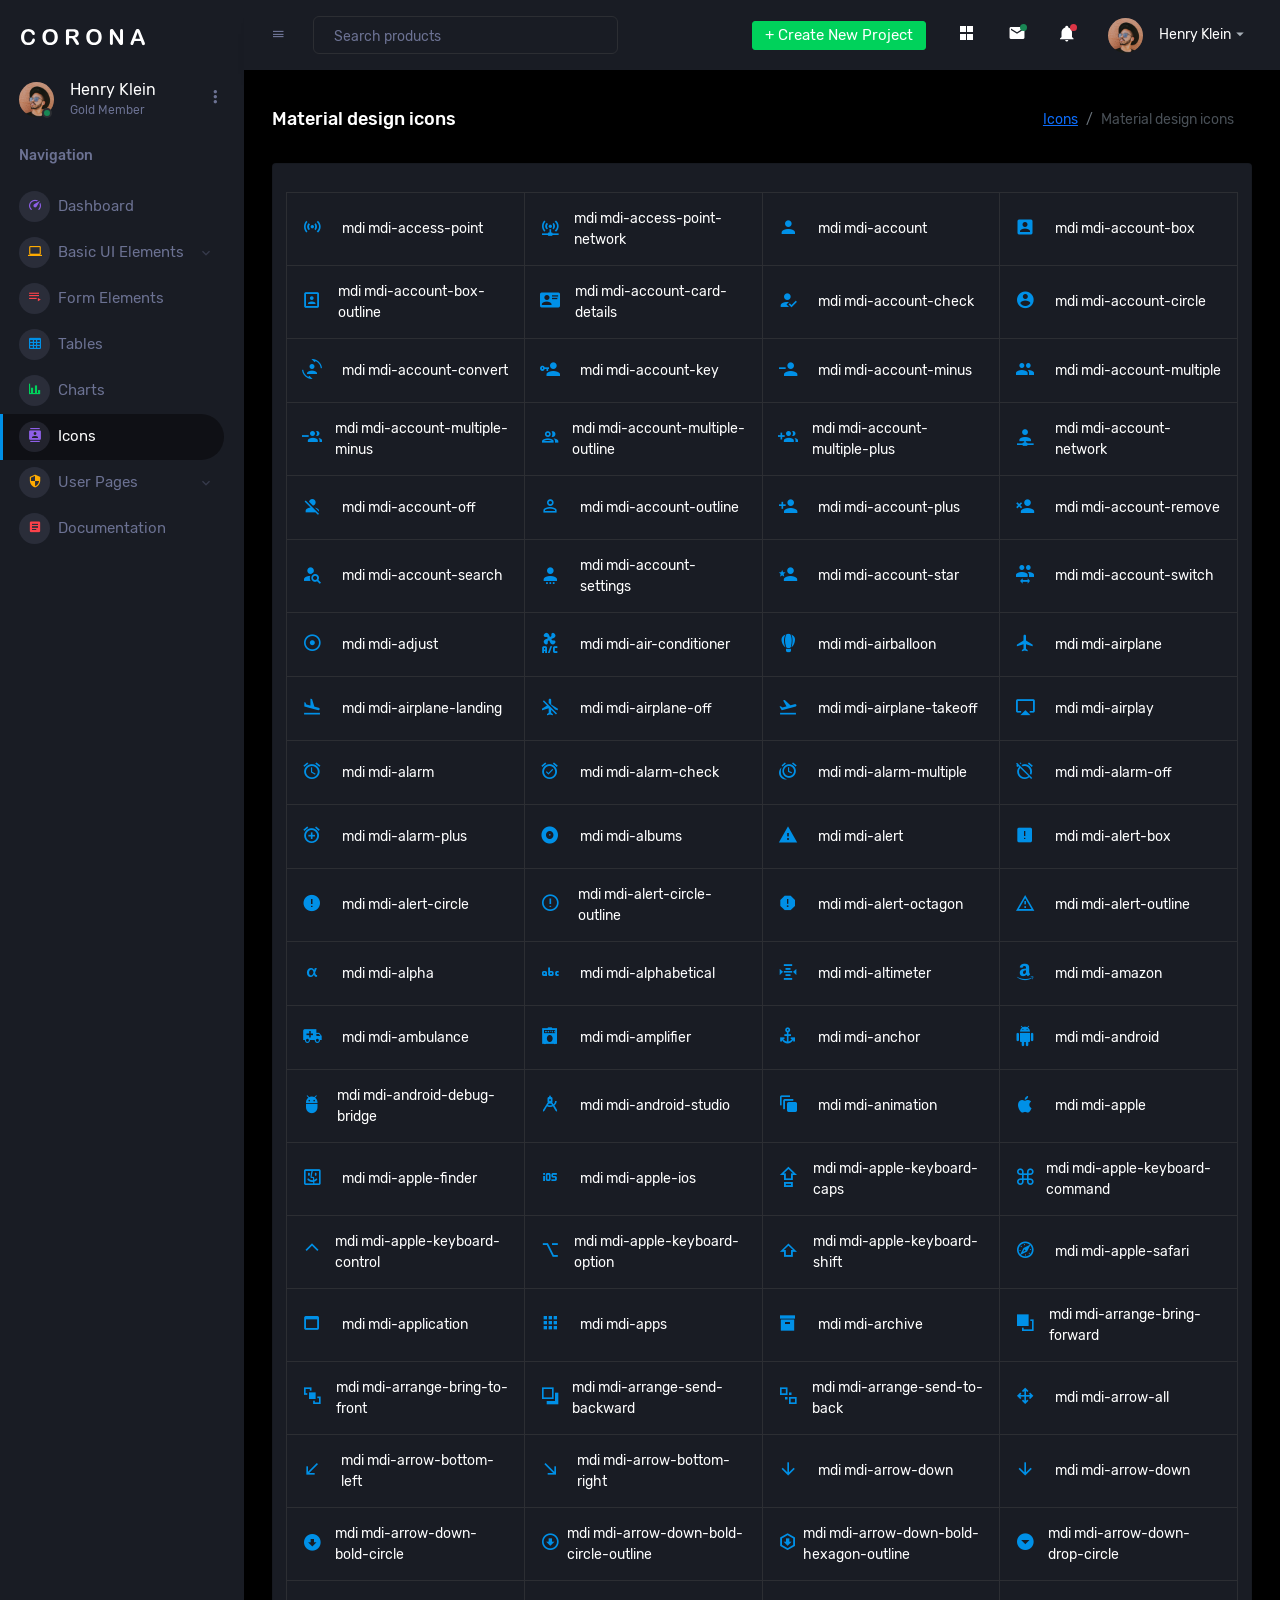
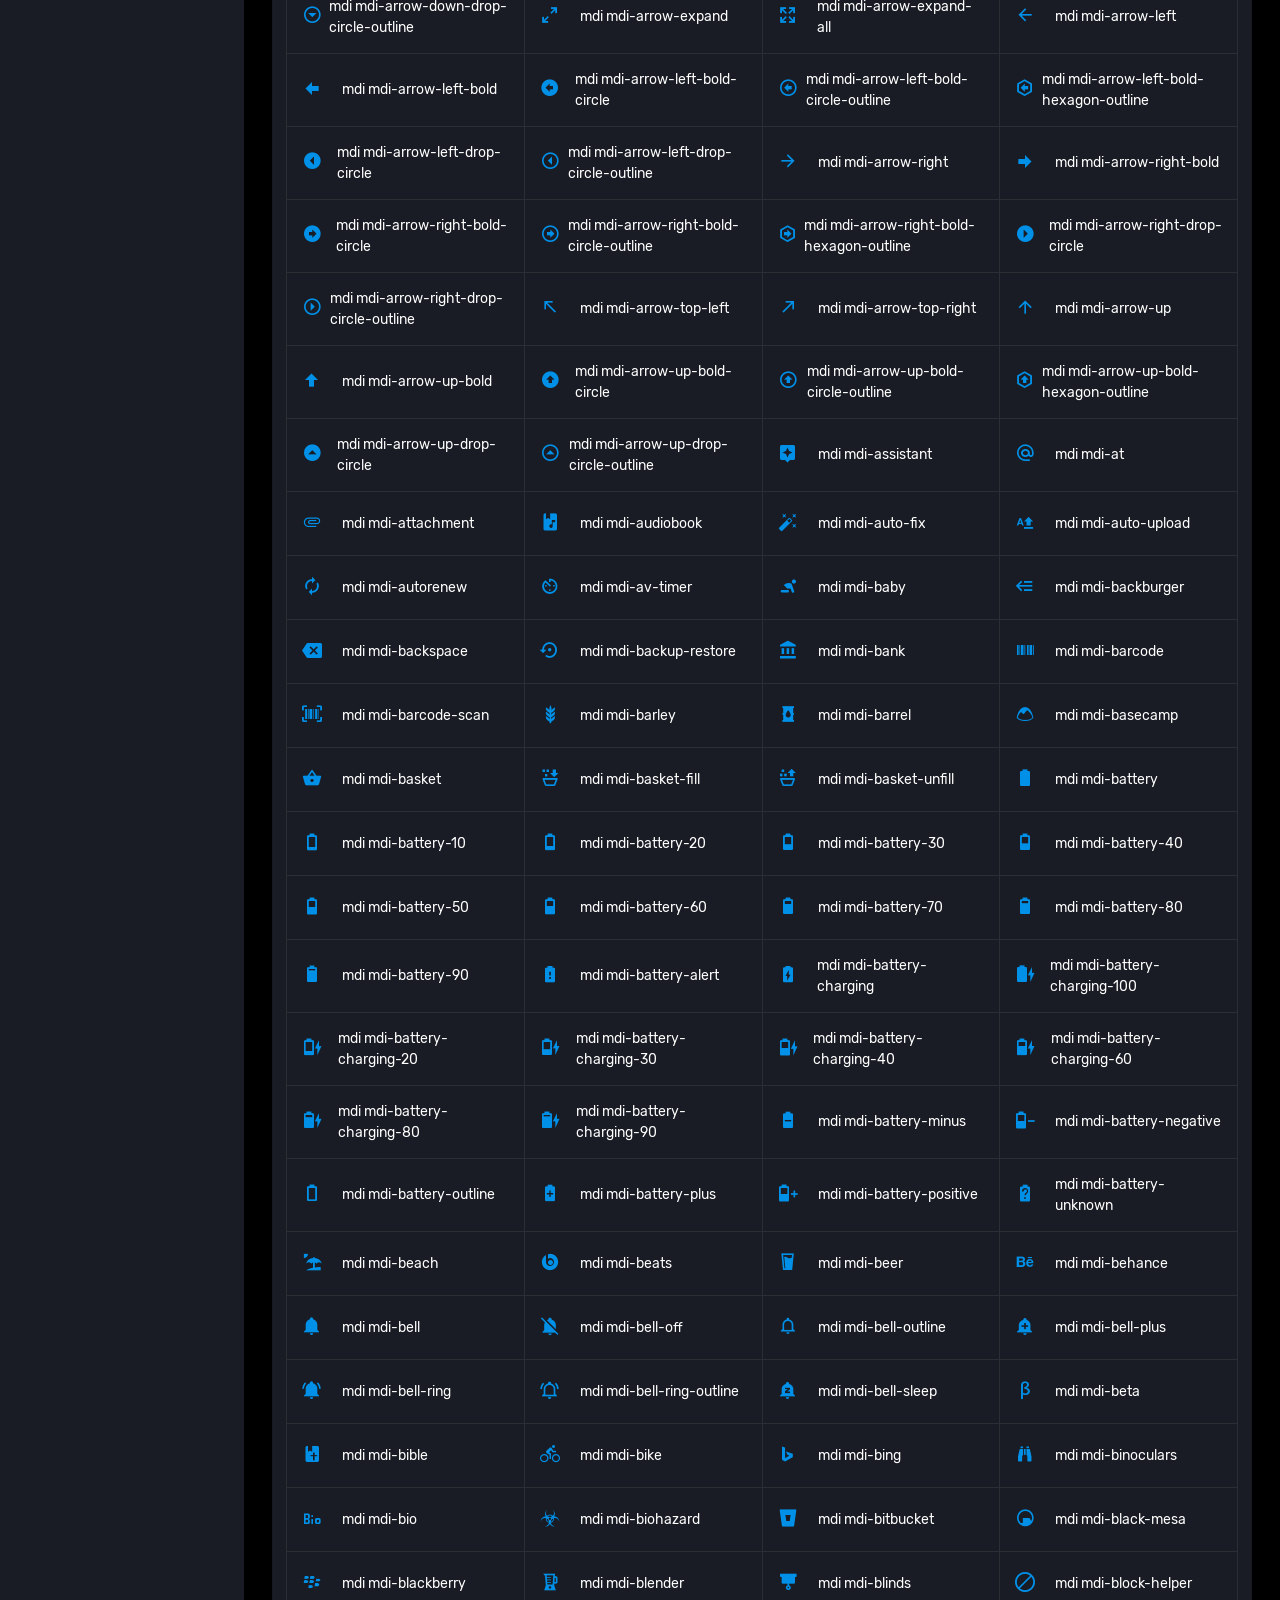
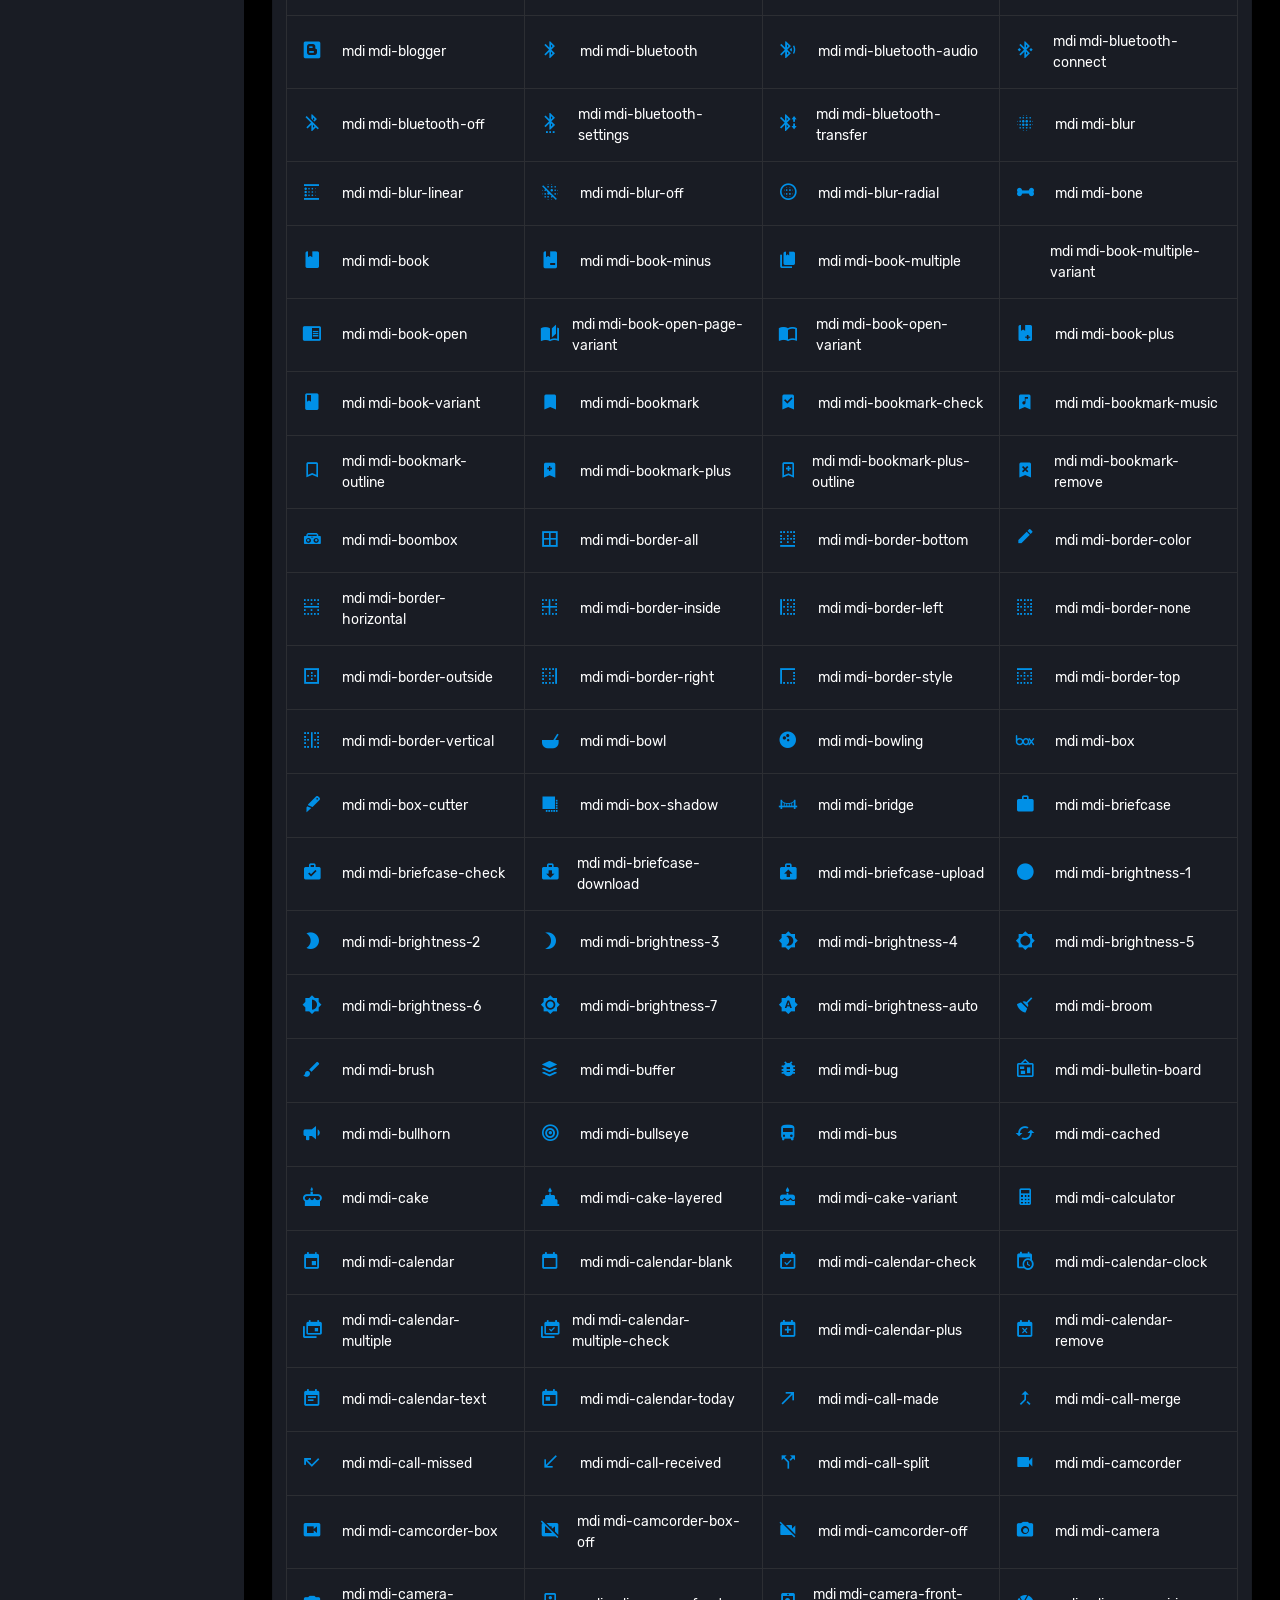
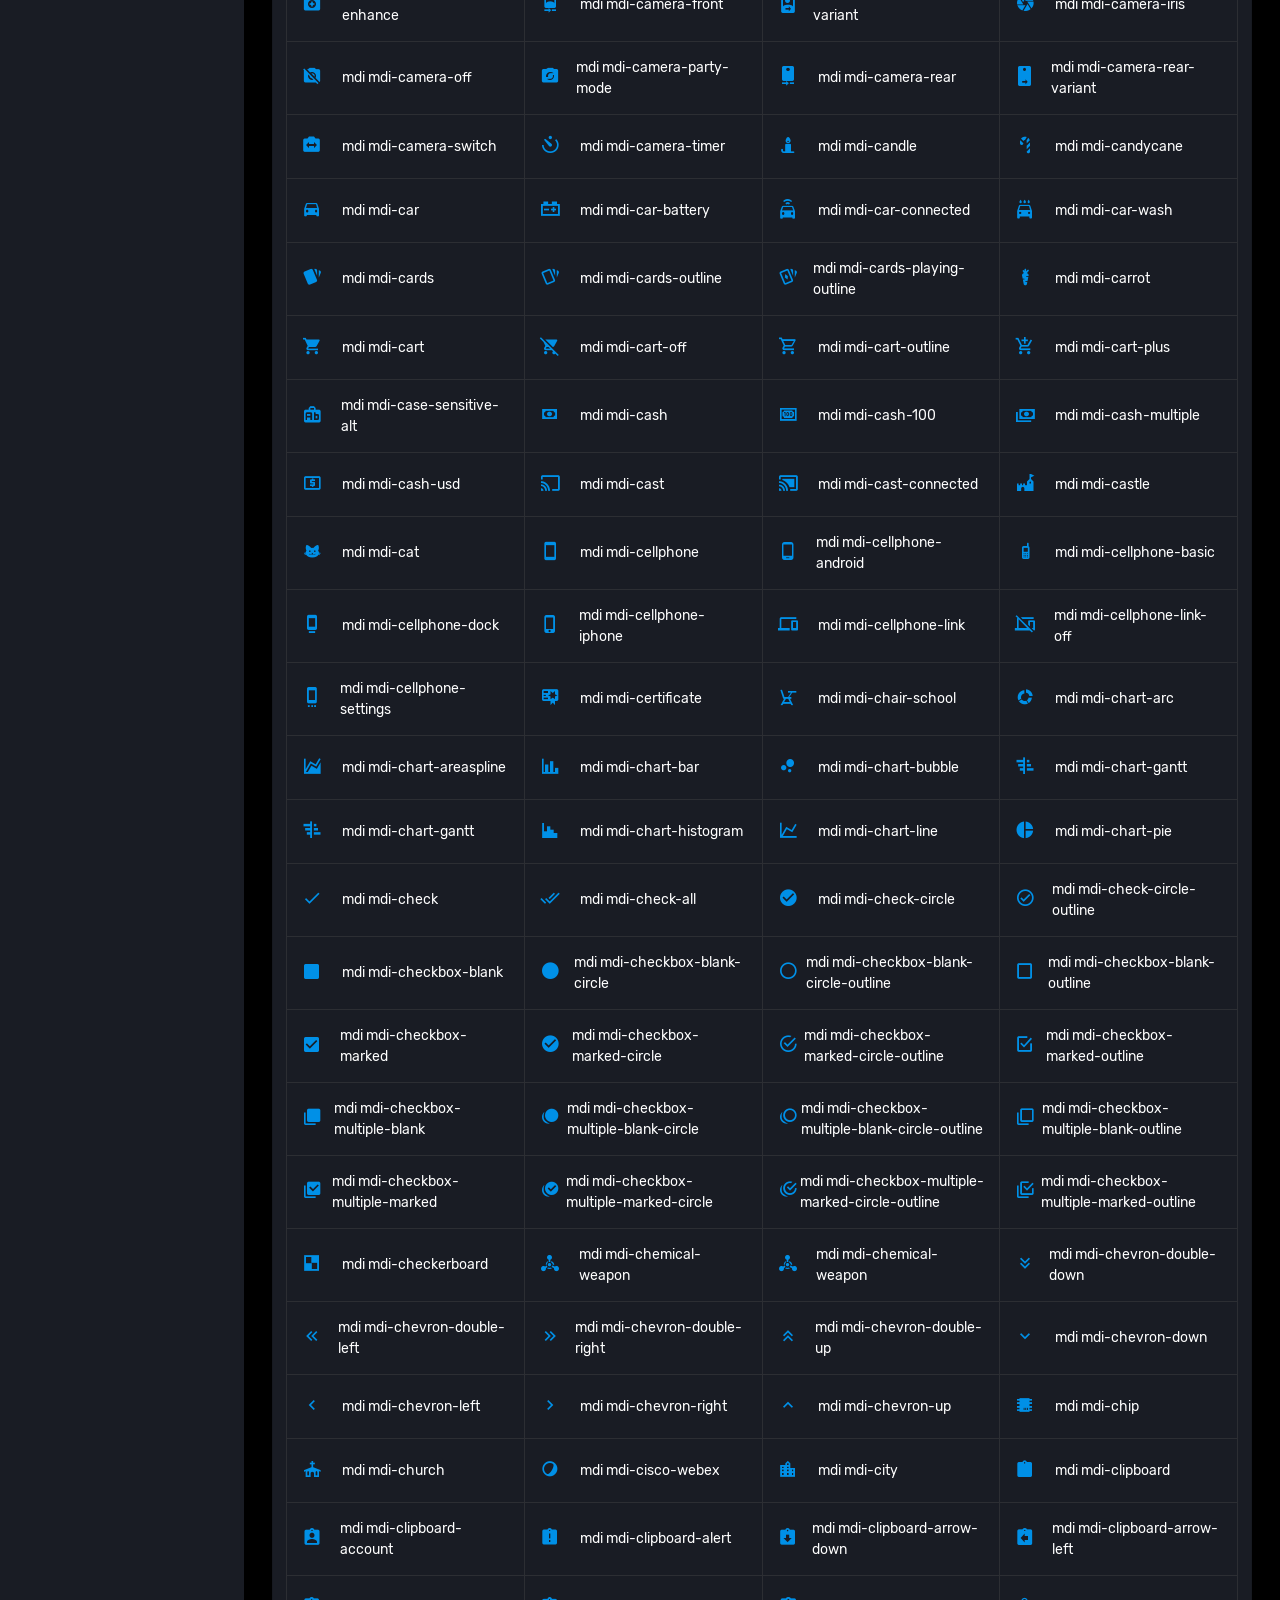
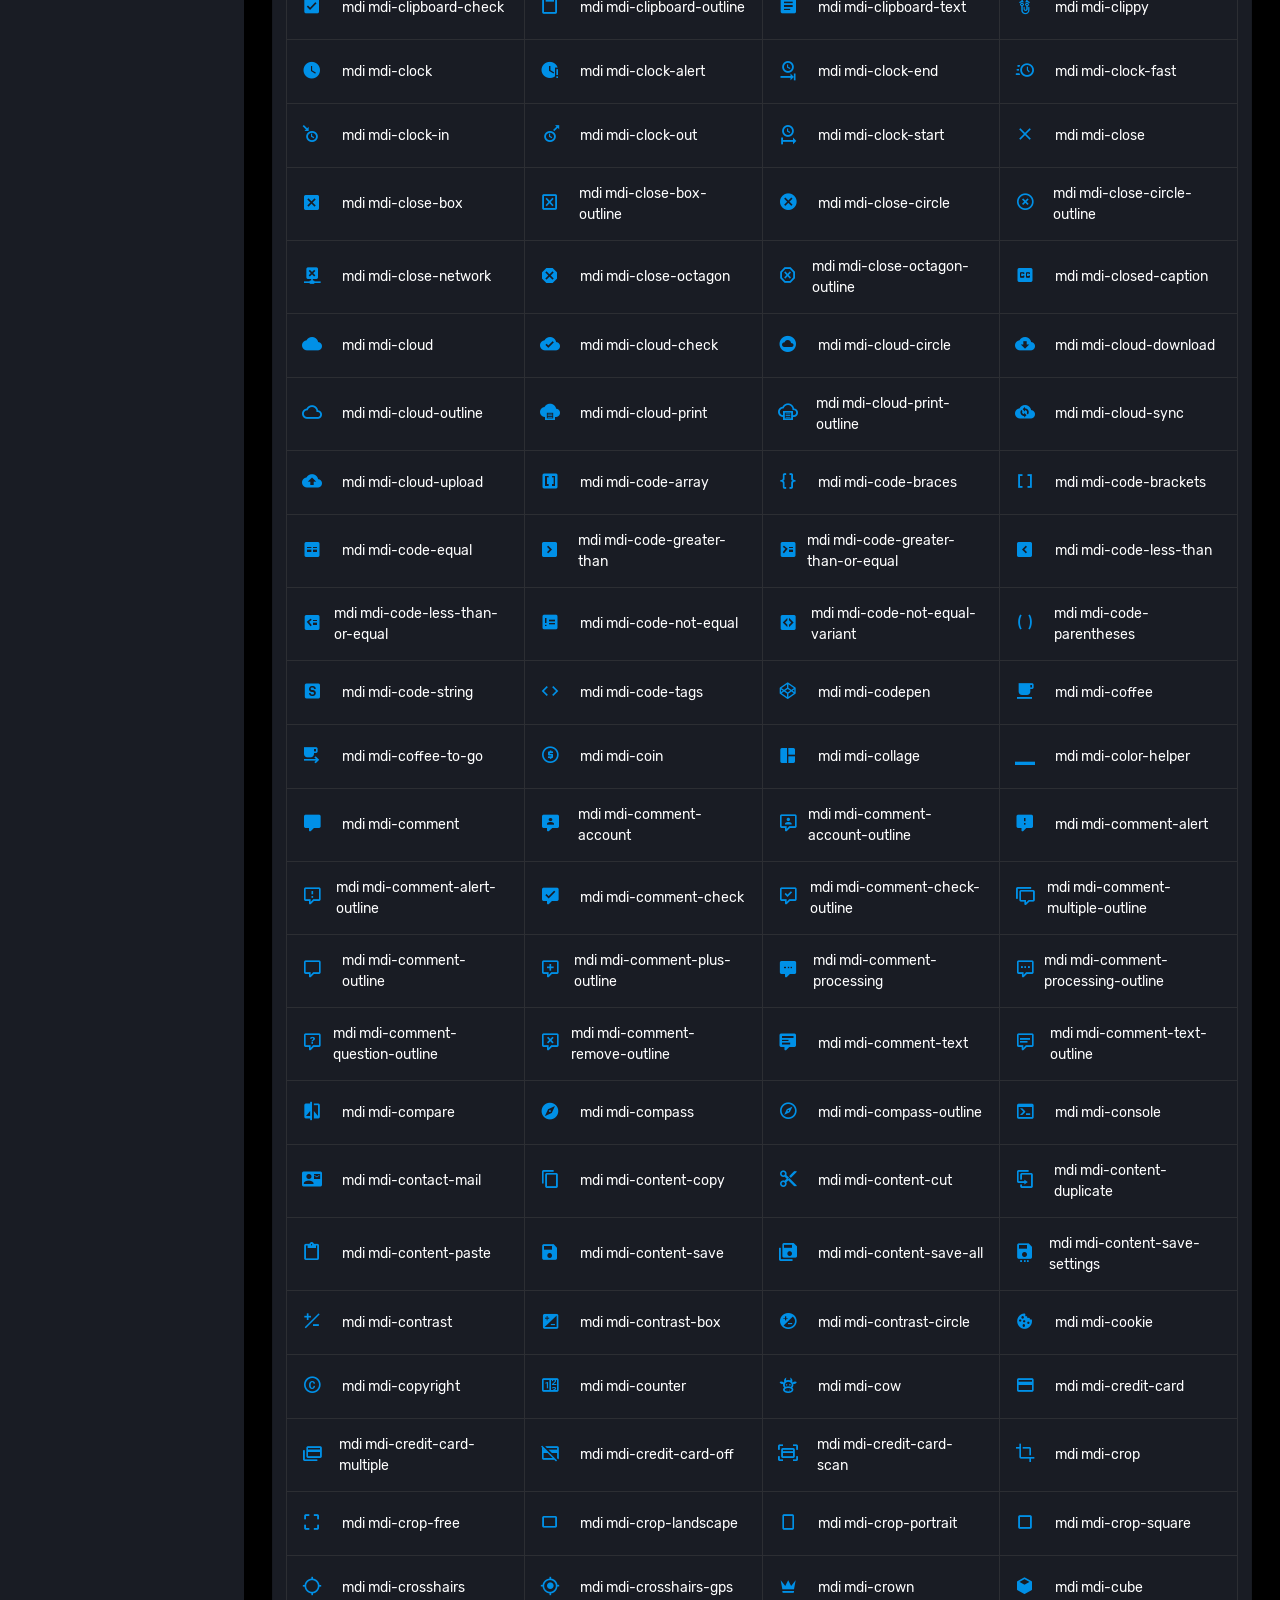
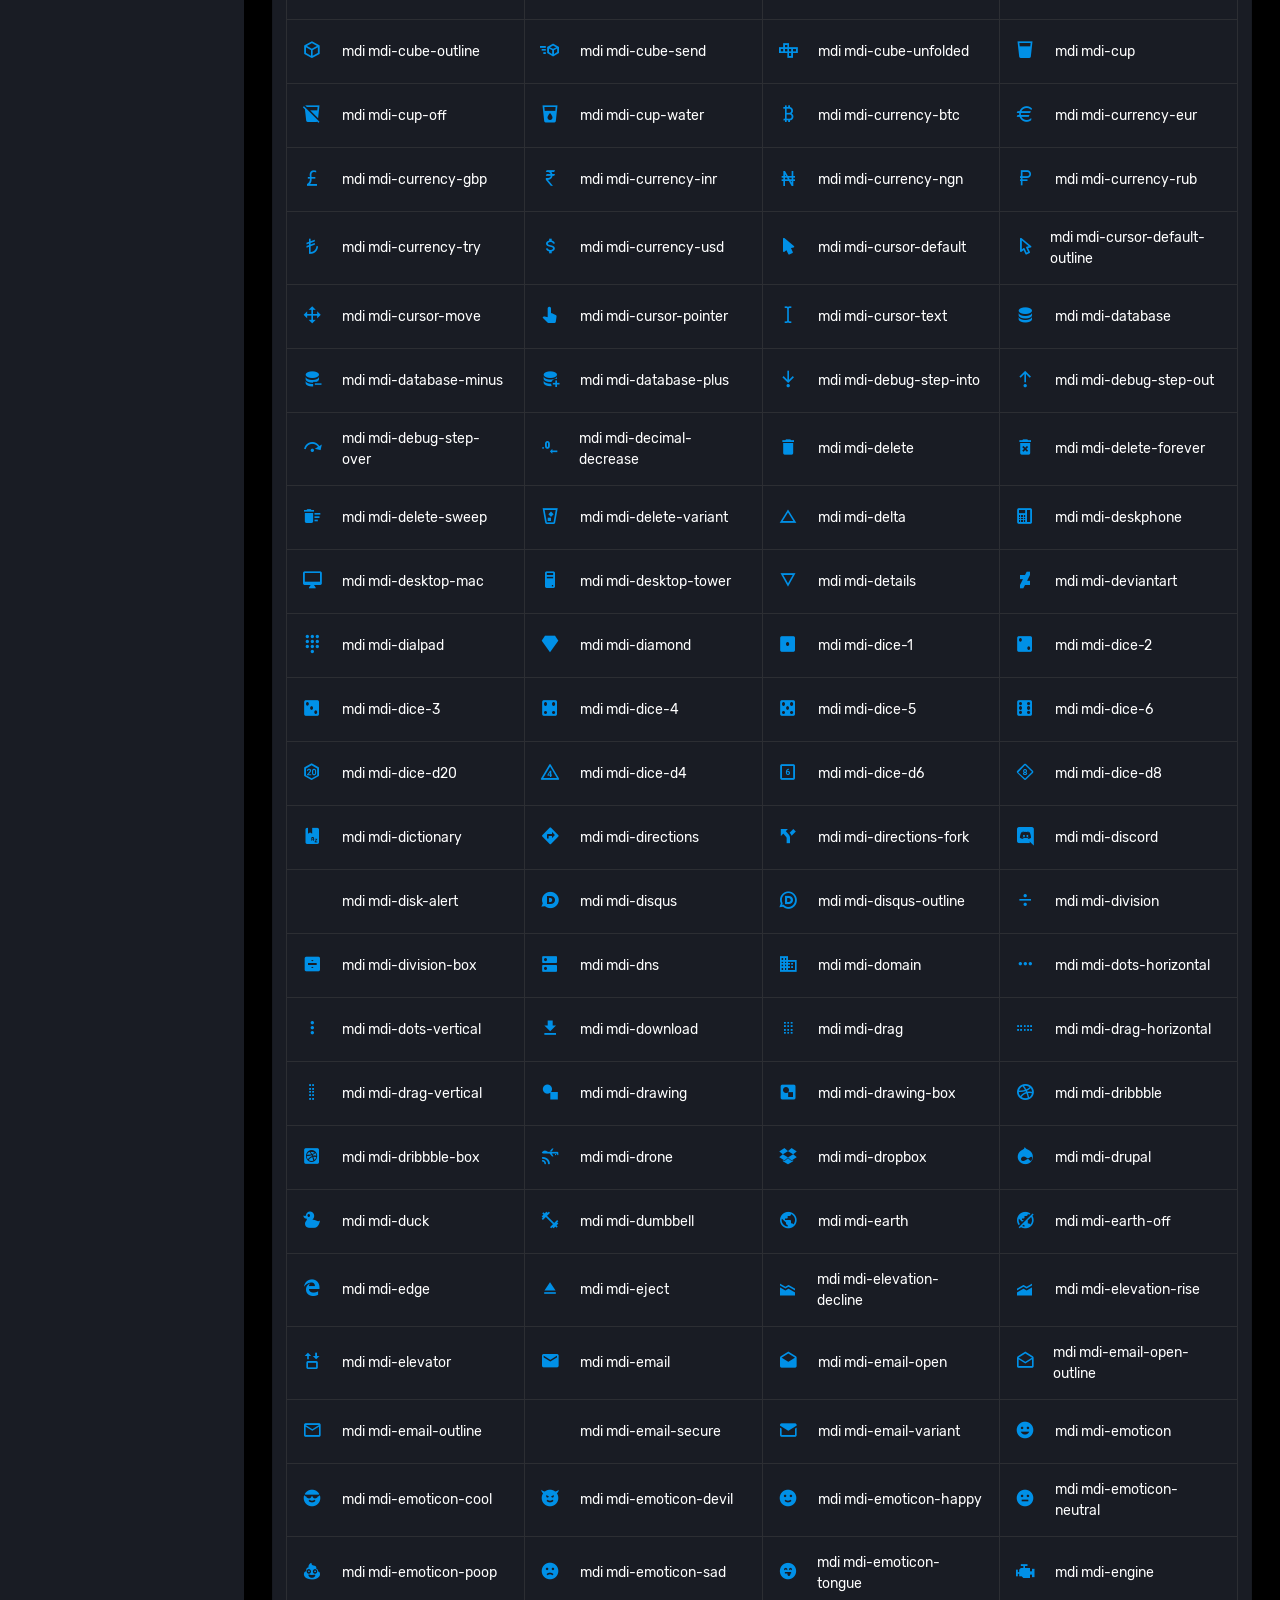
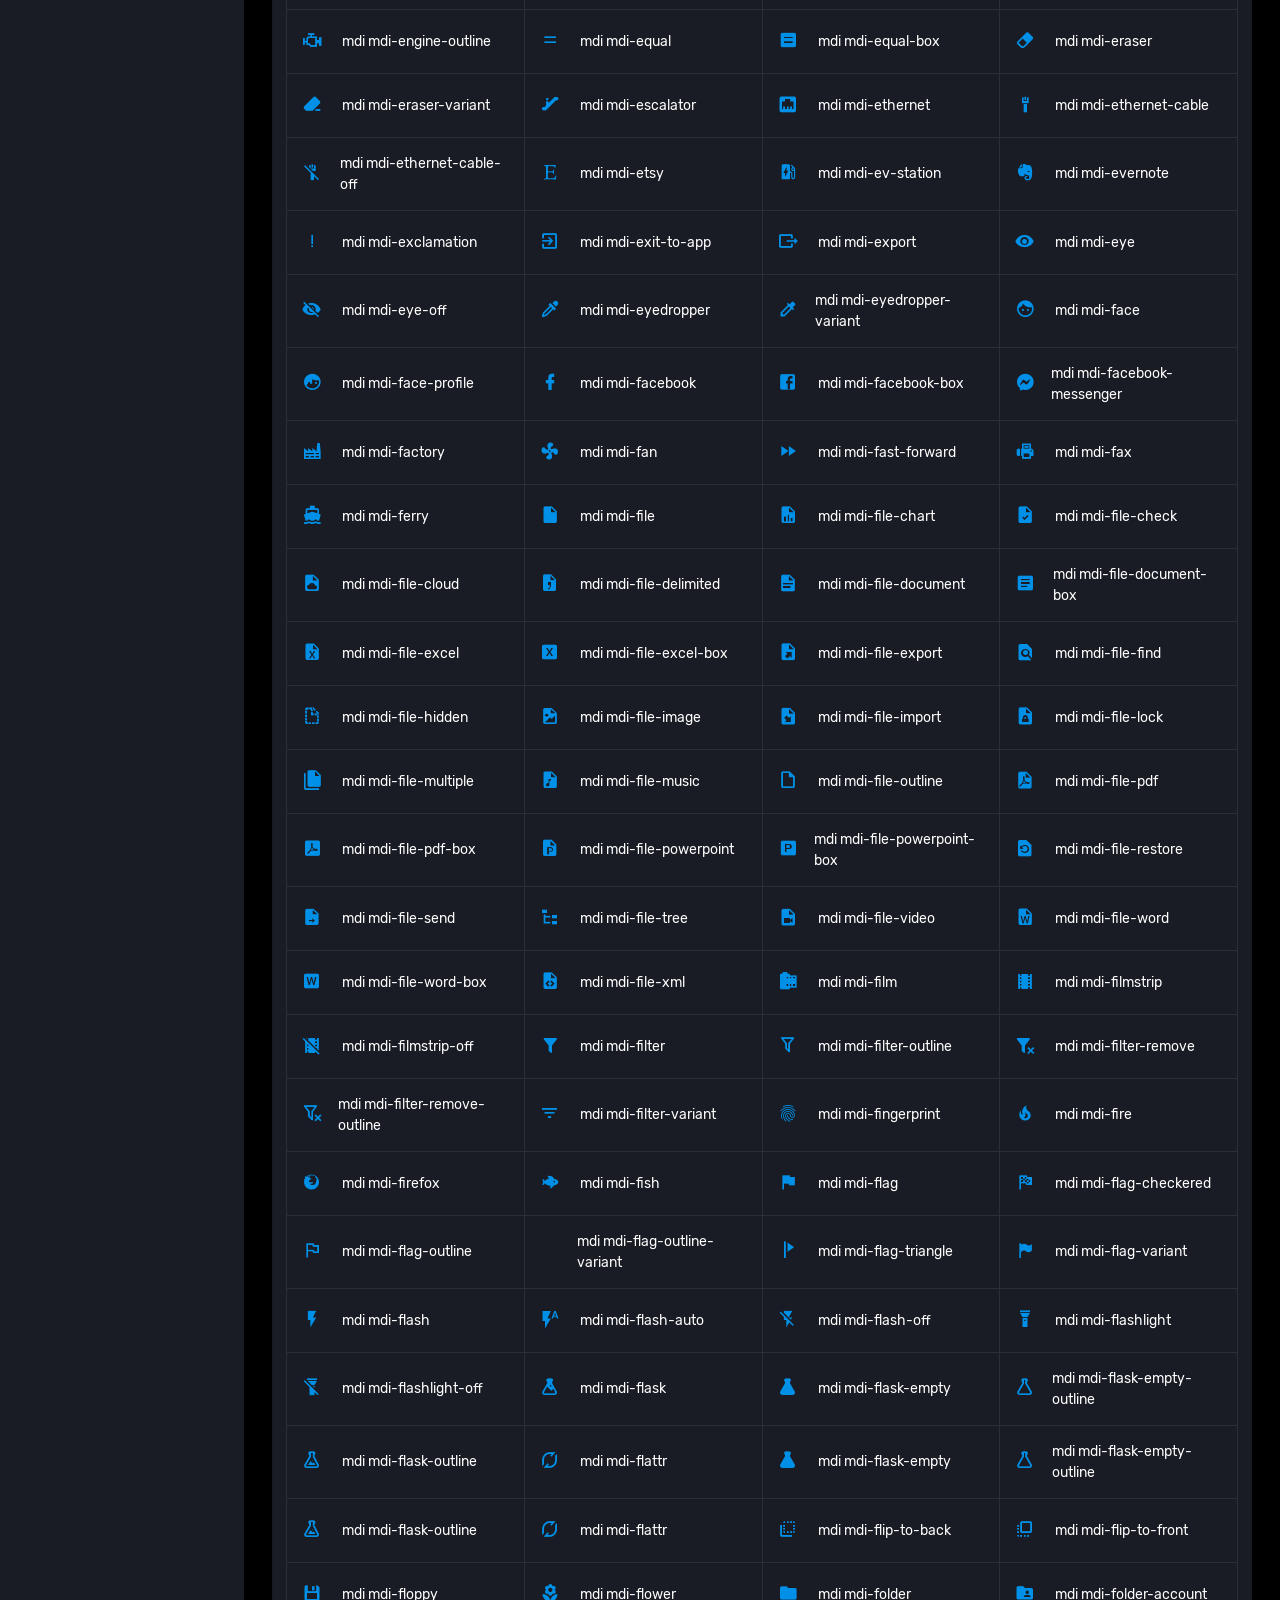
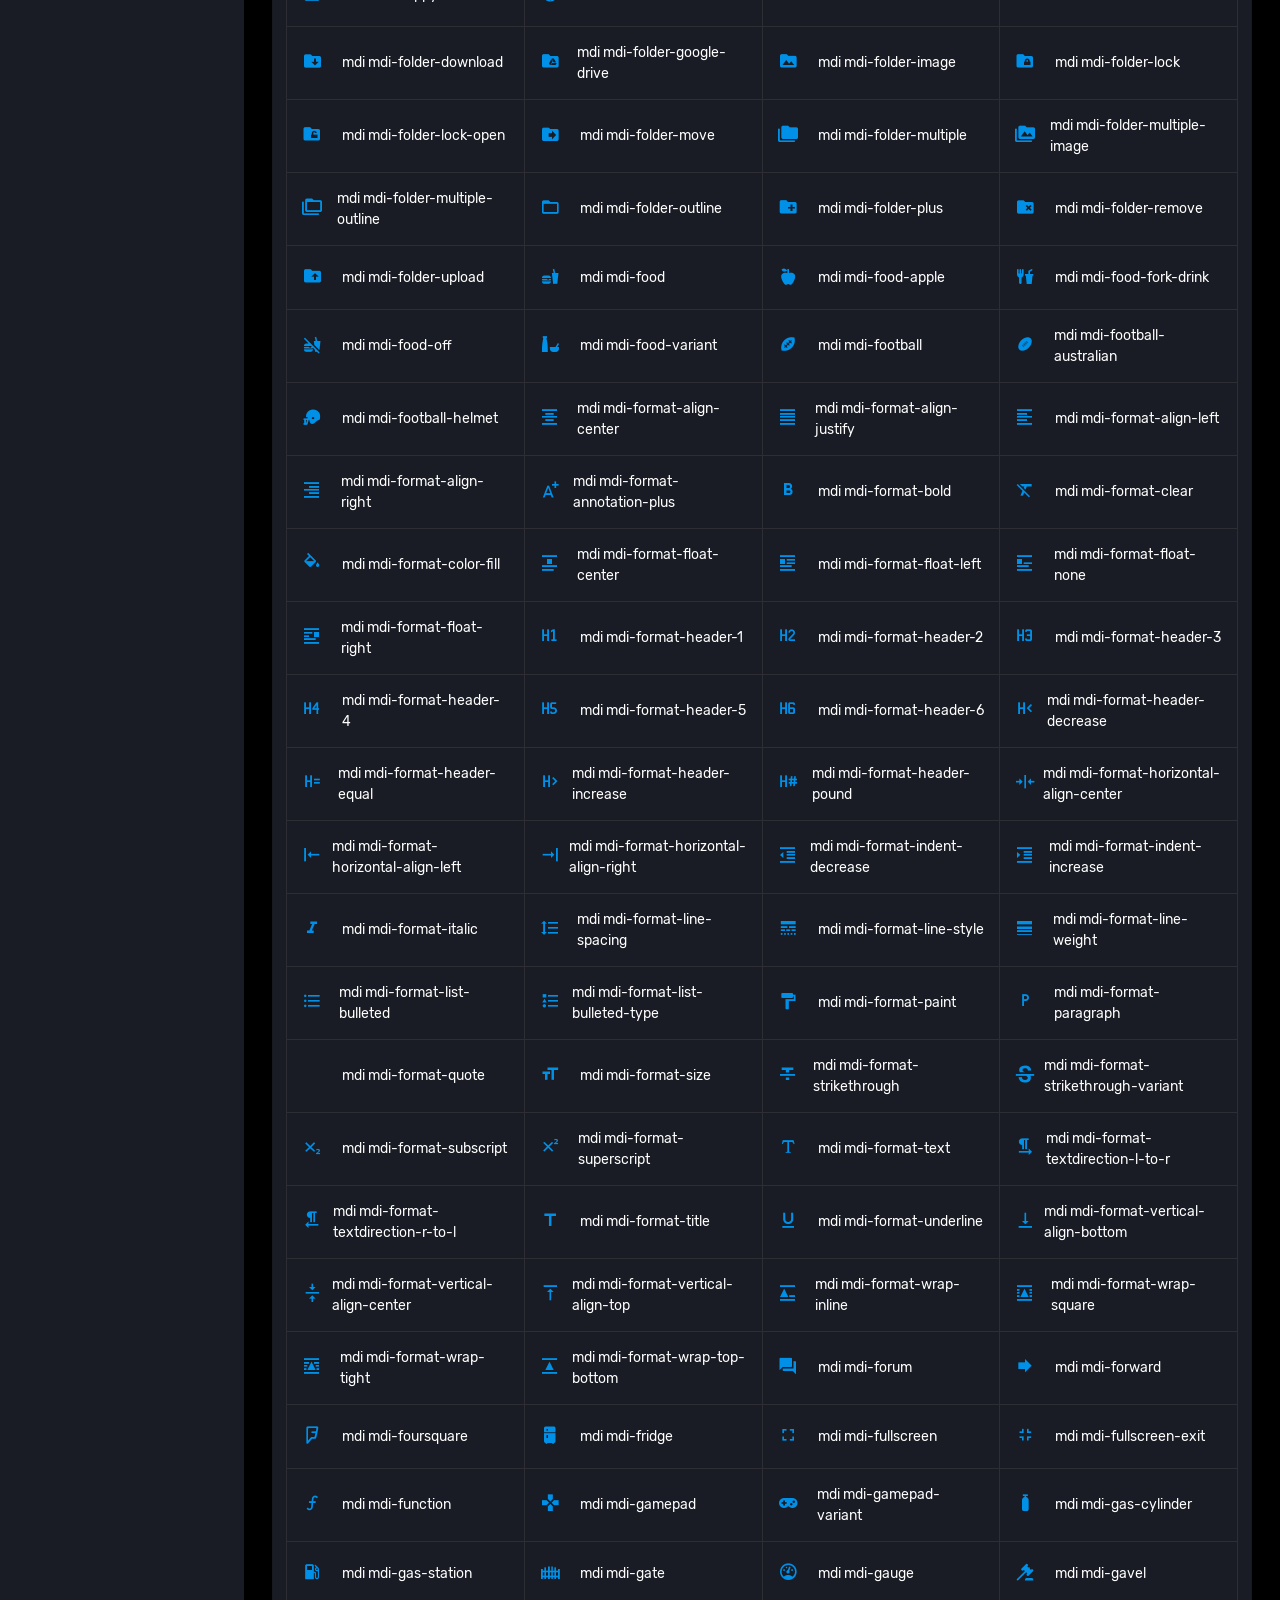
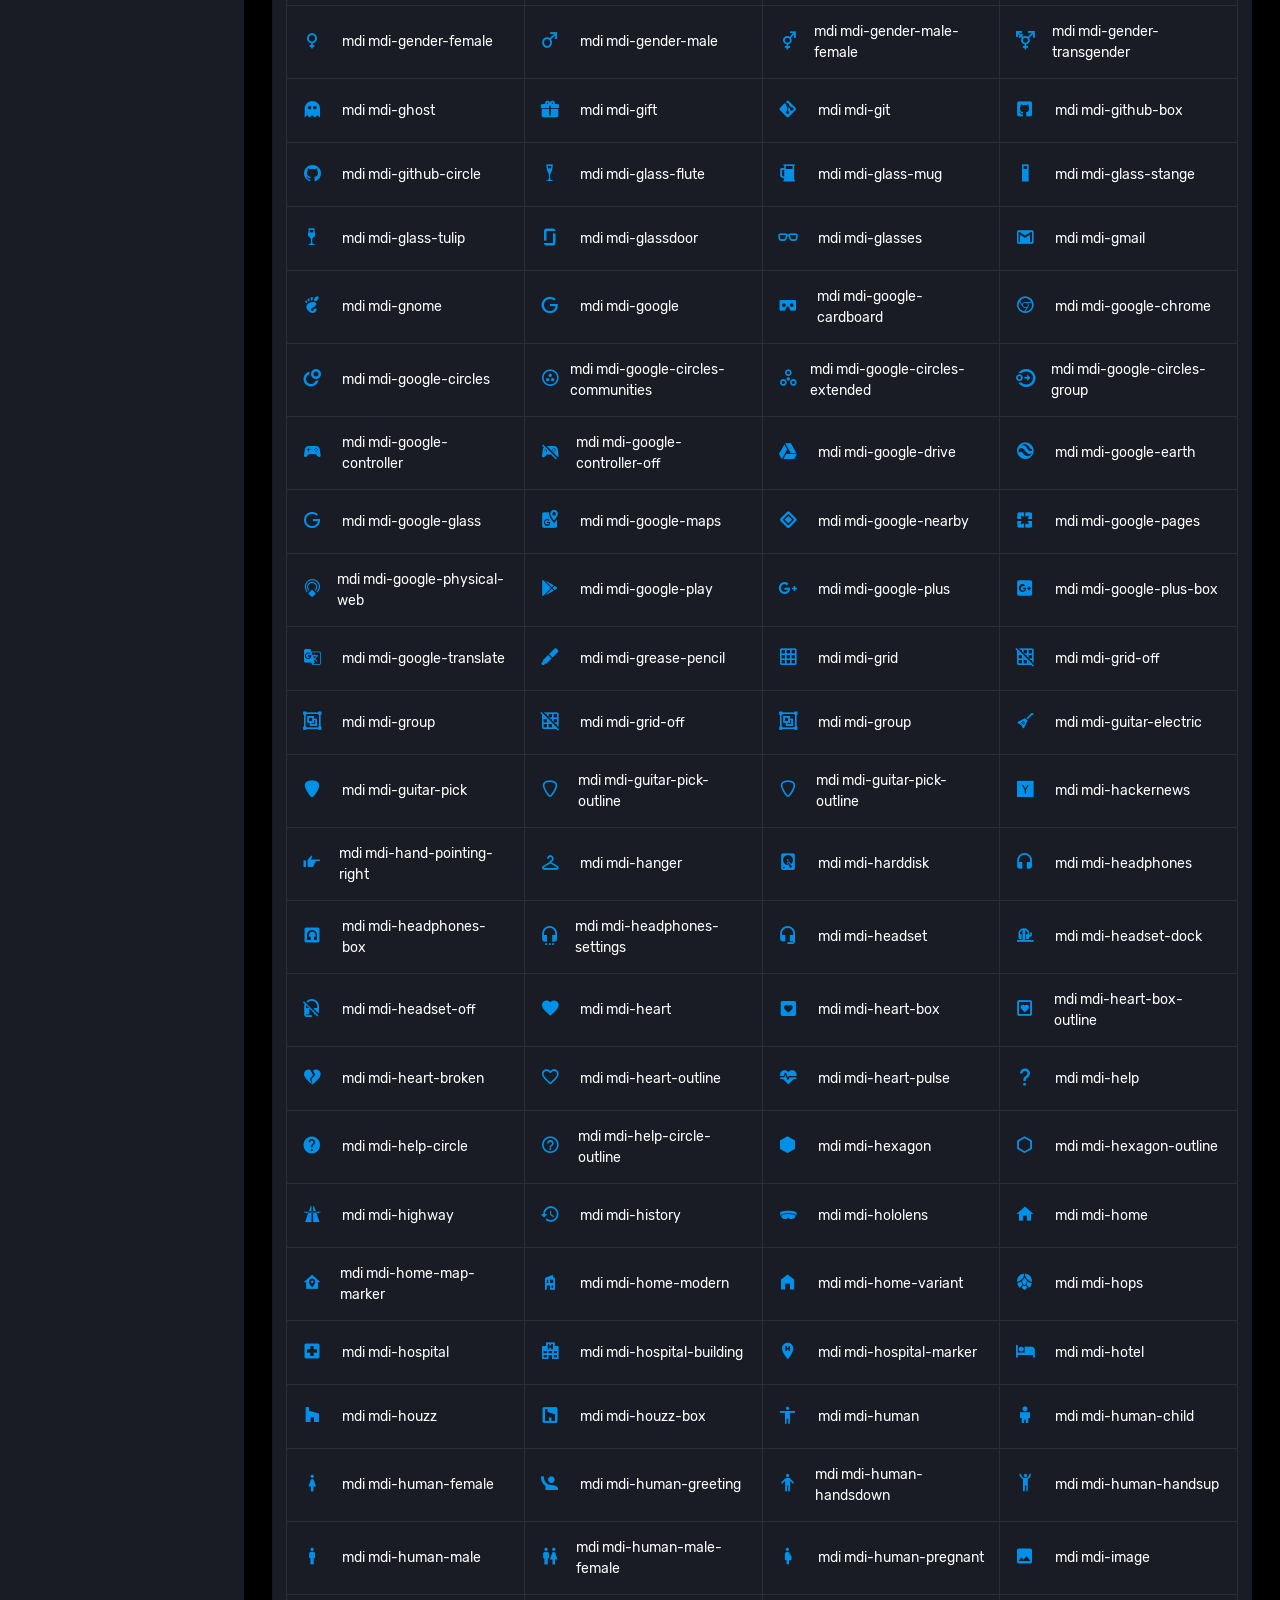
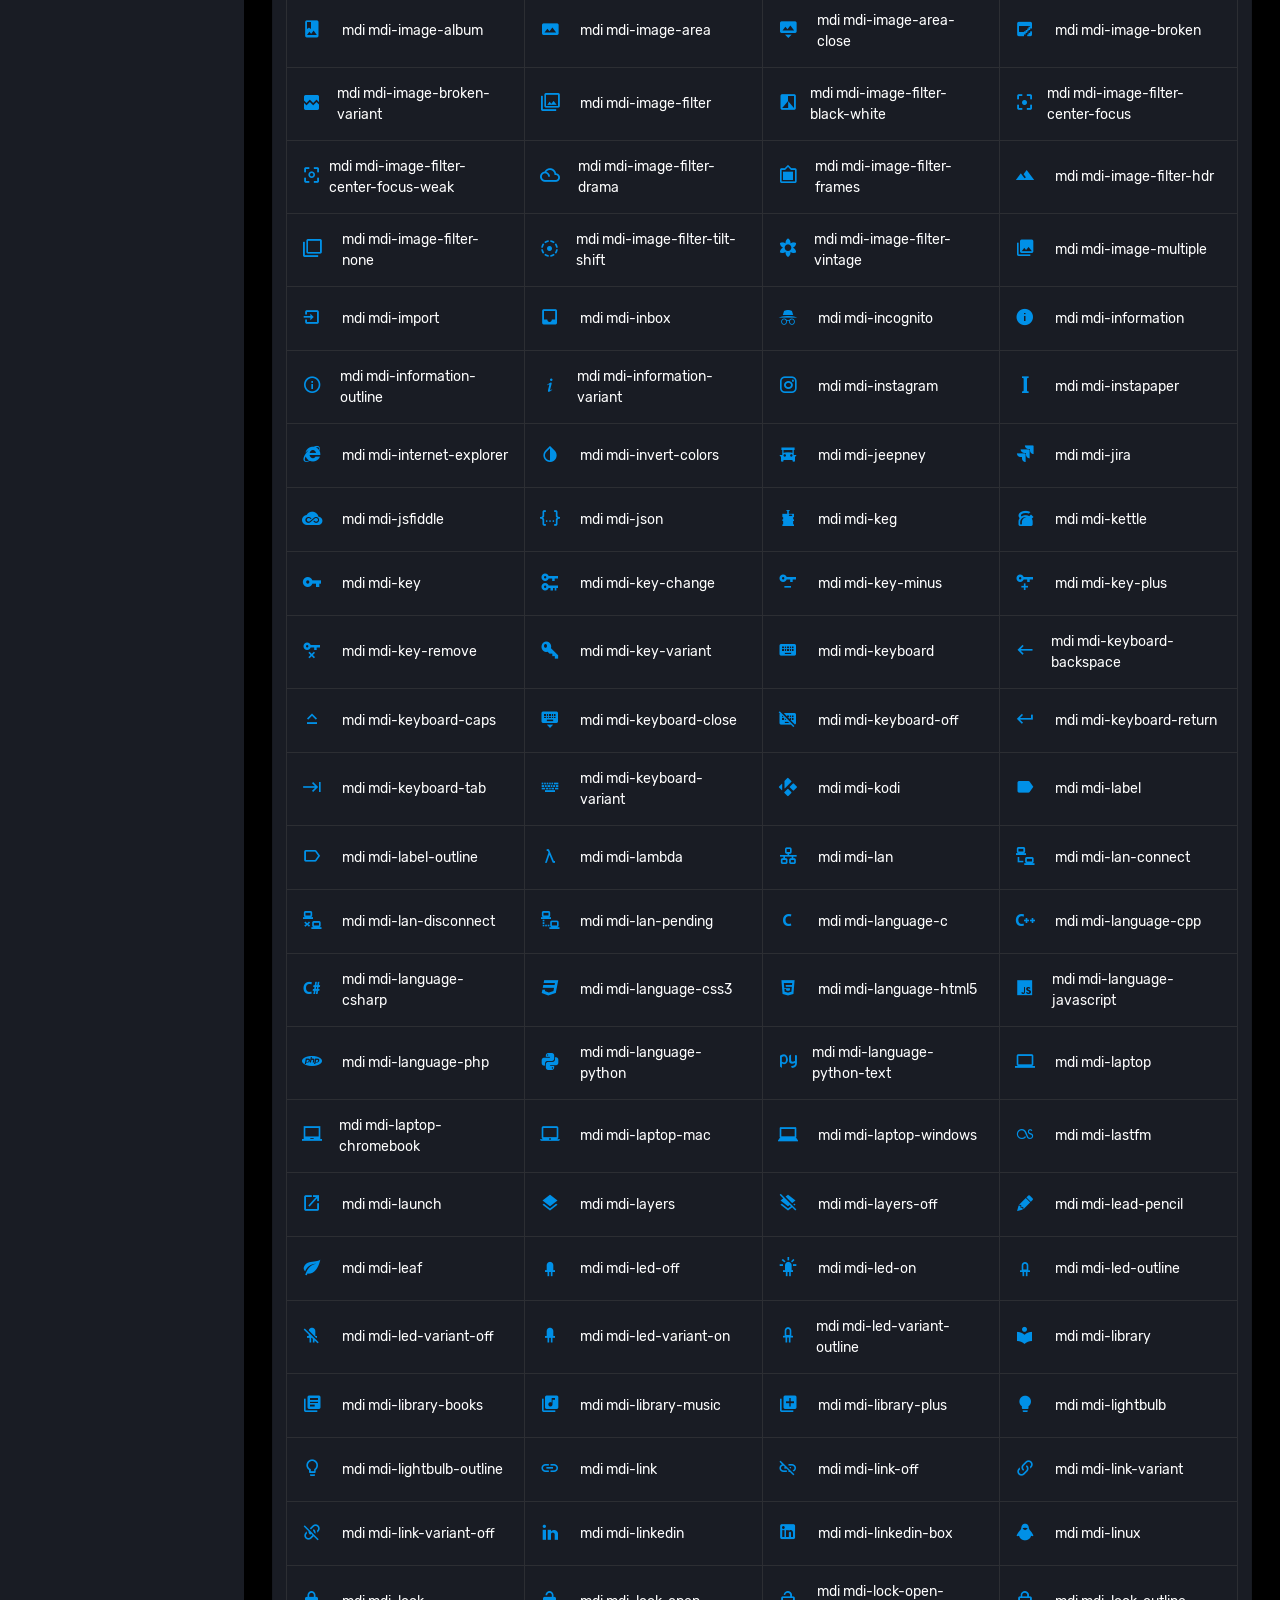
<file: webApp/code/pages/icons/mdi.html>
<!DOCTYPE html>
<html lang="en">
  <head>
    <!-- Required meta tags -->
    <meta charset="utf-8">
    <meta name="viewport" content="width=device-width, initial-scale=1, shrink-to-fit=no">
    <title>Corona Admin</title>
    <!-- plugins:css -->
    <link rel="stylesheet" href="../../assets/vendors/mdi/css/materialdesignicons.min.css">
    <link rel="stylesheet" href="../../assets/vendors/css/vendor.bundle.base.css">
    <!-- endinject -->
    <!-- Plugin css for this page -->
    <!-- End Plugin css for this page -->
    <!-- inject:css -->
    <!-- endinject -->
    <!-- Layout styles -->
    <link rel="stylesheet" href="../../assets/css/style.css">
    <!-- End layout styles -->
    <link rel="shortcut icon" href="../../assets/images/favicon.png" />
  </head>
  <body>
    <div class=" container-scroller">
      <!-- partial:../../partials/_sidebar.html -->
      <nav class="sidebar sidebar-offcanvas" id="sidebar">
        <div class="sidebar-brand-wrapper d-none d-lg-flex align-items-center justify-content-center fixed-top">
          <a class="sidebar-brand brand-logo" href="../../index.html"><img src="../../assets/images/logo.svg" alt="logo" /></a>
          <a class="sidebar-brand brand-logo-mini" href="../../index.html"><img src="../../assets/images/logo-mini.svg" alt="logo" /></a>
        </div>
        <ul class="nav">
          <li class="nav-item profile">
            <div class="profile-desc">
              <div class="profile-pic">
                <div class="count-indicator">
                  <img class="img-xs rounded-circle " src="../../assets/images/faces/face15.jpg" alt="">
                  <span class="count bg-success"></span>
                </div>
                <div class="profile-name">
                  <h5 class="mb-0 font-weight-normal">Henry Klein</h5>
                  <span>Gold Member</span>
                </div>
              </div>
              <a href="#" id="profile-dropdown" data-bs-toggle="dropdown"><i class="mdi mdi-dots-vertical"></i></a>
              <div class="dropdown-menu dropdown-menu-right sidebar-dropdown preview-list" aria-labelledby="profile-dropdown">
                <a href="#" class="dropdown-item preview-item">
                  <div class="preview-thumbnail">
                    <div class="preview-icon bg-dark rounded-circle">
                      <i class="mdi mdi-settings text-primary"></i>
                    </div>
                  </div>
                  <div class="preview-item-content">
                    <p class="preview-subject ellipsis mb-1 text-small">Account settings</p>
                  </div>
                </a>
                <div class="dropdown-divider"></div>
                <a href="#" class="dropdown-item preview-item">
                  <div class="preview-thumbnail">
                    <div class="preview-icon bg-dark rounded-circle">
                      <i class="mdi mdi-onepassword  text-info"></i>
                    </div>
                  </div>
                  <div class="preview-item-content">
                    <p class="preview-subject ellipsis mb-1 text-small">Change Password</p>
                  </div>
                </a>
                <div class="dropdown-divider"></div>
                <a href="#" class="dropdown-item preview-item">
                  <div class="preview-thumbnail">
                    <div class="preview-icon bg-dark rounded-circle">
                      <i class="mdi mdi-calendar-today text-success"></i>
                    </div>
                  </div>
                  <div class="preview-item-content">
                    <p class="preview-subject ellipsis mb-1 text-small">To-do list</p>
                  </div>
                </a>
              </div>
            </div>
          </li>
          <li class="nav-item nav-category">
            <span class="nav-link">Navigation</span>
          </li>
          <li class="nav-item menu-items">
            <a class="nav-link" href="../../index.html">
              <span class="menu-icon">
                <i class="mdi mdi-speedometer"></i>
              </span>
              <span class="menu-title">Dashboard</span>
            </a>
          </li>
          <li class="nav-item menu-items">
            <a class="nav-link" data-bs-toggle="collapse" href="#ui-basic" aria-expanded="false" aria-controls="ui-basic">
              <span class="menu-icon">
                <i class="mdi mdi-laptop"></i>
              </span>
              <span class="menu-title">Basic UI Elements</span>
              <i class="menu-arrow"></i>
            </a>
            <div class="collapse" id="ui-basic">
              <ul class="nav flex-column sub-menu">
                <li class="nav-item"> <a class="nav-link" href="../../pages/ui-features/buttons.html">Buttons</a></li>
                <li class="nav-item"> <a class="nav-link" href="../../pages/ui-features/dropdowns.html">Dropdowns</a></li>
                <li class="nav-item"> <a class="nav-link" href="../../pages/ui-features/typography.html">Typography</a></li>
              </ul>
            </div>
          </li>
          <li class="nav-item menu-items">
            <a class="nav-link" href="../../pages/forms/basic_elements.html">
              <span class="menu-icon">
                <i class="mdi mdi-playlist-play"></i>
              </span>
              <span class="menu-title">Form Elements</span>
            </a>
          </li>
          <li class="nav-item menu-items">
            <a class="nav-link" href="../../pages/tables/basic-table.html">
              <span class="menu-icon">
                <i class="mdi mdi-table-large"></i>
              </span>
              <span class="menu-title">Tables</span>
            </a>
          </li>
          <li class="nav-item menu-items">
            <a class="nav-link" href="../../pages/charts/chartjs.html">
              <span class="menu-icon">
                <i class="mdi mdi-chart-bar"></i>
              </span>
              <span class="menu-title">Charts</span>
            </a>
          </li>
          <li class="nav-item menu-items">
            <a class="nav-link" href="../../pages/icons/mdi.html">
              <span class="menu-icon">
                <i class="mdi mdi-contacts"></i>
              </span>
              <span class="menu-title">Icons</span>
            </a>
          </li>
          <li class="nav-item menu-items">
            <a class="nav-link" data-bs-toggle="collapse" href="#auth" aria-expanded="false" aria-controls="auth">
              <span class="menu-icon">
                <i class="mdi mdi-security"></i>
              </span>
              <span class="menu-title">User Pages</span>
              <i class="menu-arrow"></i>
            </a>
            <div class="collapse" id="auth">
              <ul class="nav flex-column sub-menu">
                <li class="nav-item"> <a class="nav-link" href="../../pages/samples/blank-page.html"> Blank Page </a></li>
                <li class="nav-item"> <a class="nav-link" href="../../pages/samples/error-404.html"> 404 </a></li>
                <li class="nav-item"> <a class="nav-link" href="../../pages/samples/error-500.html"> 500 </a></li>
                <li class="nav-item"> <a class="nav-link" href="../../pages/samples/login.html"> Login </a></li>
                <li class="nav-item"> <a class="nav-link" href="../../pages/samples/register.html"> Register </a></li>
              </ul>
            </div>
          </li>
          <li class="nav-item menu-items">
            <a class="nav-link" href="http://www.bootstrapdash.com/demo/corona-free/jquery/documentation/documentation.html">
              <span class="menu-icon">
                <i class="mdi mdi-file-document-box"></i>
              </span>
              <span class="menu-title">Documentation</span>
            </a>
          </li>
        </ul>
      </nav>
      <!-- partial -->
      <div class="container-fluid page-body-wrapper">
        <!-- partial:../../partials/_navbar.html -->
        <nav class="navbar p-0 fixed-top d-flex flex-row">
          <div class="navbar-brand-wrapper d-flex d-lg-none align-items-center justify-content-center">
            <a class="navbar-brand brand-logo-mini" href="../../index.html"><img src="../../assets/images/logo-mini.svg" alt="logo" /></a>
          </div>
          <div class="navbar-menu-wrapper flex-grow d-flex align-items-stretch">
            <button class="navbar-toggler navbar-toggler align-self-center" type="button" data-toggle="minimize">
              <span class="mdi mdi-menu"></span>
            </button>
            <ul class="navbar-nav w-100">
              <li class="nav-item w-100">
                <form class="nav-link mt-2 mt-md-0 d-none d-lg-flex search">
                  <input type="text" class="form-control" placeholder="Search products">
                </form>
              </li>
            </ul>
            <ul class="navbar-nav navbar-nav-right">
              <li class="nav-item dropdown d-none d-lg-block">
                <a class="nav-link btn btn-success create-new-button" id="createbuttonDropdown" data-bs-toggle="dropdown" aria-expanded="false" href="#">+ Create New Project</a>
                <div class="dropdown-menu dropdown-menu-right navbar-dropdown preview-list" aria-labelledby="createbuttonDropdown">
                  <h6 class="p-3 mb-0">Projects</h6>
                  <div class="dropdown-divider"></div>
                  <a class="dropdown-item preview-item">
                    <div class="preview-thumbnail">
                      <div class="preview-icon bg-dark rounded-circle">
                        <i class="mdi mdi-file-outline text-primary"></i>
                      </div>
                    </div>
                    <div class="preview-item-content">
                      <p class="preview-subject ellipsis mb-1">Software Development</p>
                    </div>
                  </a>
                  <div class="dropdown-divider"></div>
                  <a class="dropdown-item preview-item">
                    <div class="preview-thumbnail">
                      <div class="preview-icon bg-dark rounded-circle">
                        <i class="mdi mdi-web text-info"></i>
                      </div>
                    </div>
                    <div class="preview-item-content">
                      <p class="preview-subject ellipsis mb-1">UI Development</p>
                    </div>
                  </a>
                  <div class="dropdown-divider"></div>
                  <a class="dropdown-item preview-item">
                    <div class="preview-thumbnail">
                      <div class="preview-icon bg-dark rounded-circle">
                        <i class="mdi mdi-layers text-danger"></i>
                      </div>
                    </div>
                    <div class="preview-item-content">
                      <p class="preview-subject ellipsis mb-1">Software Testing</p>
                    </div>
                  </a>
                  <div class="dropdown-divider"></div>
                  <p class="p-3 mb-0 text-center">See all projects</p>
                </div>
              </li>
              <li class="nav-item nav-settings d-none d-lg-block">
                <a class="nav-link" href="#">
                  <i class="mdi mdi-view-grid"></i>
                </a>
              </li>
              <li class="nav-item dropdown border-left">
                <a class="nav-link count-indicator dropdown-toggle" id="messageDropdown" href="#" data-bs-toggle="dropdown" aria-expanded="false">
                  <i class="mdi mdi-email"></i>
                  <span class="count bg-success"></span>
                </a>
                <div class="dropdown-menu dropdown-menu-right navbar-dropdown preview-list" aria-labelledby="messageDropdown">
                  <h6 class="p-3 mb-0">Messages</h6>
                  <div class="dropdown-divider"></div>
                  <a class="dropdown-item preview-item">
                    <div class="preview-thumbnail">
                      <img src="../../assets/images/faces/face4.jpg" alt="image" class="rounded-circle profile-pic">
                    </div>
                    <div class="preview-item-content">
                      <p class="preview-subject ellipsis mb-1">Mark send you a message</p>
                      <p class="text-muted mb-0"> 1 Minutes ago </p>
                    </div>
                  </a>
                  <div class="dropdown-divider"></div>
                  <a class="dropdown-item preview-item">
                    <div class="preview-thumbnail">
                      <img src="../../assets/images/faces/face2.jpg" alt="image" class="rounded-circle profile-pic">
                    </div>
                    <div class="preview-item-content">
                      <p class="preview-subject ellipsis mb-1">Cregh send you a message</p>
                      <p class="text-muted mb-0"> 15 Minutes ago </p>
                    </div>
                  </a>
                  <div class="dropdown-divider"></div>
                  <a class="dropdown-item preview-item">
                    <div class="preview-thumbnail">
                      <img src="../../assets/images/faces/face3.jpg" alt="image" class="rounded-circle profile-pic">
                    </div>
                    <div class="preview-item-content">
                      <p class="preview-subject ellipsis mb-1">Profile picture updated</p>
                      <p class="text-muted mb-0"> 18 Minutes ago </p>
                    </div>
                  </a>
                  <div class="dropdown-divider"></div>
                  <p class="p-3 mb-0 text-center">4 new messages</p>
                </div>
              </li>
              <li class="nav-item dropdown border-left">
                <a class="nav-link count-indicator dropdown-toggle" id="notificationDropdown" href="#" data-bs-toggle="dropdown">
                  <i class="mdi mdi-bell"></i>
                  <span class="count bg-danger"></span>
                </a>
                <div class="dropdown-menu dropdown-menu-right navbar-dropdown preview-list" aria-labelledby="notificationDropdown">
                  <h6 class="p-3 mb-0">Notifications</h6>
                  <div class="dropdown-divider"></div>
                  <a class="dropdown-item preview-item">
                    <div class="preview-thumbnail">
                      <div class="preview-icon bg-dark rounded-circle">
                        <i class="mdi mdi-calendar text-success"></i>
                      </div>
                    </div>
                    <div class="preview-item-content">
                      <p class="preview-subject mb-1">Event today</p>
                      <p class="text-muted ellipsis mb-0"> Just a reminder that you have an event today </p>
                    </div>
                  </a>
                  <div class="dropdown-divider"></div>
                  <a class="dropdown-item preview-item">
                    <div class="preview-thumbnail">
                      <div class="preview-icon bg-dark rounded-circle">
                        <i class="mdi mdi-settings text-danger"></i>
                      </div>
                    </div>
                    <div class="preview-item-content">
                      <p class="preview-subject mb-1">Settings</p>
                      <p class="text-muted ellipsis mb-0"> Update dashboard </p>
                    </div>
                  </a>
                  <div class="dropdown-divider"></div>
                  <a class="dropdown-item preview-item">
                    <div class="preview-thumbnail">
                      <div class="preview-icon bg-dark rounded-circle">
                        <i class="mdi mdi-link-variant text-warning"></i>
                      </div>
                    </div>
                    <div class="preview-item-content">
                      <p class="preview-subject mb-1">Launch Admin</p>
                      <p class="text-muted ellipsis mb-0"> New admin wow! </p>
                    </div>
                  </a>
                  <div class="dropdown-divider"></div>
                  <p class="p-3 mb-0 text-center">See all notifications</p>
                </div>
              </li>
              <li class="nav-item dropdown">
                <a class="nav-link" id="profileDropdown" href="#" data-bs-toggle="dropdown">
                  <div class="navbar-profile">
                    <img class="img-xs rounded-circle" src="../../assets/images/faces/face15.jpg" alt="">
                    <p class="mb-0 d-none d-sm-block navbar-profile-name">Henry Klein</p>
                    <i class="mdi mdi-menu-down d-none d-sm-block"></i>
                  </div>
                </a>
                <div class="dropdown-menu dropdown-menu-right navbar-dropdown preview-list" aria-labelledby="profileDropdown">
                  <h6 class="p-3 mb-0">Profile</h6>
                  <div class="dropdown-divider"></div>
                  <a class="dropdown-item preview-item">
                    <div class="preview-thumbnail">
                      <div class="preview-icon bg-dark rounded-circle">
                        <i class="mdi mdi-settings text-success"></i>
                      </div>
                    </div>
                    <div class="preview-item-content">
                      <p class="preview-subject mb-1">Settings</p>
                    </div>
                  </a>
                  <div class="dropdown-divider"></div>
                  <a class="dropdown-item preview-item">
                    <div class="preview-thumbnail">
                      <div class="preview-icon bg-dark rounded-circle">
                        <i class="mdi mdi-logout text-danger"></i>
                      </div>
                    </div>
                    <div class="preview-item-content">
                      <p class="preview-subject mb-1">Log out</p>
                    </div>
                  </a>
                  <div class="dropdown-divider"></div>
                  <p class="p-3 mb-0 text-center">Advanced settings</p>
                </div>
              </li>
            </ul>
            <button class="navbar-toggler navbar-toggler-right d-lg-none align-self-center" type="button" data-toggle="offcanvas">
              <span class="mdi mdi-format-line-spacing"></span>
            </button>
          </div>
        </nav>
        <!-- partial -->
        <div class="main-panel">
          <div class="content-wrapper">
            <div class="page-header">
              <h3 class="page-title"> Material design icons </h3>
              <nav aria-label="breadcrumb">
                <ol class="breadcrumb">
                  <li class="breadcrumb-item"><a href="#">Icons</a></li>
                  <li class="breadcrumb-item active" aria-current="page">Material design icons</li>
                </ol>
              </nav>
            </div>
            <div class="row">
              <div class="col-lg-12 grid-margin">
                <div class="card">
                  <div class="card-body">
                    <div class="row icons-list">
                      <div class="col-sm-6 col-md-4 col-lg-3">
                        <i class="mdi mdi-access-point"></i> mdi mdi-access-point
                      </div>
                      <div class="col-sm-6 col-md-4 col-lg-3">
                        <i class="mdi mdi-access-point-network"></i> mdi mdi-access-point-network
                      </div>
                      <div class="col-sm-6 col-md-4 col-lg-3">
                        <i class="mdi mdi-account"></i> mdi mdi-account
                      </div>
                      <div class="col-sm-6 col-md-4 col-lg-3">
                        <i class="mdi mdi-account-box"></i> mdi mdi-account-box
                      </div>
                      <div class="col-sm-6 col-md-4 col-lg-3">
                        <i class="mdi mdi-account-box-outline"></i> mdi mdi-account-box-outline
                      </div>
                      <div class="col-sm-6 col-md-4 col-lg-3">
                        <i class="mdi mdi-account-card-details"></i> mdi mdi-account-card-details
                      </div>
                      <div class="col-sm-6 col-md-4 col-lg-3">
                        <i class="mdi mdi-account-check"></i> mdi mdi-account-check
                      </div>
                      <div class="col-sm-6 col-md-4 col-lg-3">
                        <i class="mdi mdi-account-circle"></i> mdi mdi-account-circle
                      </div>
                      <div class="col-sm-6 col-md-4 col-lg-3">
                        <i class="mdi mdi-account-convert"></i> mdi mdi-account-convert
                      </div>
                      <div class="col-sm-6 col-md-4 col-lg-3">
                        <i class="mdi mdi-account-key"></i> mdi mdi-account-key
                      </div>
                      <div class="col-sm-6 col-md-4 col-lg-3">
                        <i class="mdi mdi-account-minus"></i> mdi mdi-account-minus
                      </div>
                      <div class="col-sm-6 col-md-4 col-lg-3">
                        <i class="mdi mdi-account-multiple"></i> mdi mdi-account-multiple
                      </div>
                      <div class="col-sm-6 col-md-4 col-lg-3">
                        <i class="mdi mdi-account-multiple-minus"></i> mdi mdi-account-multiple-minus
                      </div>
                      <div class="col-sm-6 col-md-4 col-lg-3">
                        <i class="mdi mdi-account-multiple-outline"></i> mdi mdi-account-multiple-outline
                      </div>
                      <div class="col-sm-6 col-md-4 col-lg-3">
                        <i class="mdi mdi-account-multiple-plus"></i> mdi mdi-account-multiple-plus
                      </div>
                      <div class="col-sm-6 col-md-4 col-lg-3">
                        <i class="mdi mdi-account-network"></i> mdi mdi-account-network
                      </div>
                      <div class="col-sm-6 col-md-4 col-lg-3">
                        <i class="mdi mdi-account-off"></i> mdi mdi-account-off
                      </div>
                      <div class="col-sm-6 col-md-4 col-lg-3">
                        <i class="mdi mdi-account-outline"></i> mdi mdi-account-outline
                      </div>
                      <div class="col-sm-6 col-md-4 col-lg-3">
                        <i class="mdi mdi-account-plus"></i> mdi mdi-account-plus
                      </div>
                      <div class="col-sm-6 col-md-4 col-lg-3">
                        <i class="mdi mdi-account-remove"></i> mdi mdi-account-remove
                      </div>
                      <div class="col-sm-6 col-md-4 col-lg-3">
                        <i class="mdi mdi-account-search"></i> mdi mdi-account-search
                      </div>
                      <div class="col-sm-6 col-md-4 col-lg-3">
                        <i class="mdi mdi-account-settings"></i> mdi mdi-account-settings
                      </div>
                      <div class="col-sm-6 col-md-4 col-lg-3">
                        <i class="mdi mdi-account-star"></i> mdi mdi-account-star
                      </div>
                      <div class="col-sm-6 col-md-4 col-lg-3">
                        <i class="mdi mdi-account-switch"></i> mdi mdi-account-switch
                      </div>
                      <div class="col-sm-6 col-md-4 col-lg-3">
                        <i class="mdi mdi-adjust"></i> mdi mdi-adjust
                      </div>
                      <div class="col-sm-6 col-md-4 col-lg-3">
                        <i class="mdi mdi-air-conditioner"></i> mdi mdi-air-conditioner
                      </div>
                      <div class="col-sm-6 col-md-4 col-lg-3">
                        <i class="mdi mdi-airballoon"></i> mdi mdi-airballoon
                      </div>
                      <div class="col-sm-6 col-md-4 col-lg-3">
                        <i class="mdi mdi-airplane"></i> mdi mdi-airplane
                      </div>
                      <div class="col-sm-6 col-md-4 col-lg-3">
                        <i class="mdi mdi-airplane-landing"></i> mdi mdi-airplane-landing
                      </div>
                      <div class="col-sm-6 col-md-4 col-lg-3">
                        <i class="mdi mdi-airplane-off"></i> mdi mdi-airplane-off
                      </div>
                      <div class="col-sm-6 col-md-4 col-lg-3">
                        <i class="mdi mdi-airplane-takeoff"></i> mdi mdi-airplane-takeoff
                      </div>
                      <div class="col-sm-6 col-md-4 col-lg-3">
                        <i class="mdi mdi-airplay"></i> mdi mdi-airplay
                      </div>
                      <div class="col-sm-6 col-md-4 col-lg-3">
                        <i class="mdi mdi-alarm"></i> mdi mdi-alarm
                      </div>
                      <div class="col-sm-6 col-md-4 col-lg-3">
                        <i class="mdi mdi-alarm-check"></i> mdi mdi-alarm-check
                      </div>
                      <div class="col-sm-6 col-md-4 col-lg-3">
                        <i class="mdi mdi-alarm-multiple"></i> mdi mdi-alarm-multiple
                      </div>
                      <div class="col-sm-6 col-md-4 col-lg-3">
                        <i class="mdi mdi-alarm-off"></i> mdi mdi-alarm-off
                      </div>
                      <div class="col-sm-6 col-md-4 col-lg-3">
                        <i class="mdi mdi-alarm-plus"></i> mdi mdi-alarm-plus
                      </div>
                      <div class="col-sm-6 col-md-4 col-lg-3">
                        <i class="mdi mdi-album"></i> mdi mdi-albums
                      </div>
                      <div class="col-sm-6 col-md-4 col-lg-3">
                        <i class="mdi mdi-alert"></i> mdi mdi-alert
                      </div>
                      <div class="col-sm-6 col-md-4 col-lg-3">
                        <i class="mdi mdi-alert-box"></i> mdi mdi-alert-box
                      </div>
                      <div class="col-sm-6 col-md-4 col-lg-3">
                        <i class="mdi mdi-alert-circle"></i> mdi mdi-alert-circle
                      </div>
                      <div class="col-sm-6 col-md-4 col-lg-3">
                        <i class="mdi mdi-alert-circle-outline"></i> mdi mdi-alert-circle-outline
                      </div>
                      <div class="col-sm-6 col-md-4 col-lg-3">
                        <i class="mdi mdi-alert-octagon"></i> mdi mdi-alert-octagon
                      </div>
                      <div class="col-sm-6 col-md-4 col-lg-3">
                        <i class="mdi mdi-alert-outline"></i> mdi mdi-alert-outline
                      </div>
                      <div class="col-sm-6 col-md-4 col-lg-3">
                        <i class="mdi mdi-alpha"></i> mdi mdi-alpha
                      </div>
                      <div class="col-sm-6 col-md-4 col-lg-3">
                        <i class="mdi mdi-alphabetical"></i> mdi mdi-alphabetical
                      </div>
                      <div class="col-sm-6 col-md-4 col-lg-3">
                        <i class="mdi mdi-altimeter"></i> mdi mdi-altimeter
                      </div>
                      <div class="col-sm-6 col-md-4 col-lg-3">
                        <i class="mdi mdi-amazon"></i> mdi mdi-amazon
                      </div>
                      <div class="col-sm-6 col-md-4 col-lg-3">
                        <i class="mdi mdi-ambulance"></i> mdi mdi-ambulance
                      </div>
                      <div class="col-sm-6 col-md-4 col-lg-3">
                        <i class="mdi mdi-amplifier"></i> mdi mdi-amplifier
                      </div>
                      <div class="col-sm-6 col-md-4 col-lg-3">
                        <i class="mdi mdi-anchor"></i> mdi mdi-anchor
                      </div>
                      <div class="col-sm-6 col-md-4 col-lg-3">
                        <i class="mdi mdi-android"></i> mdi mdi-android
                      </div>
                      <div class="col-sm-6 col-md-4 col-lg-3">
                        <i class="mdi mdi-android-debug-bridge"></i> mdi mdi-android-debug-bridge
                      </div>
                      <div class="col-sm-6 col-md-4 col-lg-3">
                        <i class="mdi mdi-android-studio"></i> mdi mdi-android-studio
                      </div>
                      <div class="col-sm-6 col-md-4 col-lg-3">
                        <i class="mdi mdi-animation"></i> mdi mdi-animation
                      </div>
                      <div class="col-sm-6 col-md-4 col-lg-3">
                        <i class="mdi mdi-apple"></i> mdi mdi-apple
                      </div>
                      <div class="col-sm-6 col-md-4 col-lg-3">
                        <i class="mdi mdi-apple-finder"></i> mdi mdi-apple-finder
                      </div>
                      <div class="col-sm-6 col-md-4 col-lg-3">
                        <i class="mdi mdi-apple-ios"></i> mdi mdi-apple-ios
                      </div>
                      <div class="col-sm-6 col-md-4 col-lg-3">
                        <i class="mdi mdi-apple-keyboard-caps"></i> mdi mdi-apple-keyboard-caps
                      </div>
                      <div class="col-sm-6 col-md-4 col-lg-3">
                        <i class="mdi mdi-apple-keyboard-command"></i> mdi mdi-apple-keyboard-command
                      </div>
                      <div class="col-sm-6 col-md-4 col-lg-3">
                        <i class="mdi mdi-apple-keyboard-control"></i> mdi mdi-apple-keyboard-control
                      </div>
                      <div class="col-sm-6 col-md-4 col-lg-3">
                        <i class="mdi mdi-apple-keyboard-option"></i> mdi mdi-apple-keyboard-option
                      </div>
                      <div class="col-sm-6 col-md-4 col-lg-3">
                        <i class="mdi mdi-apple-keyboard-shift"></i> mdi mdi-apple-keyboard-shift
                      </div>
                      <div class="col-sm-6 col-md-4 col-lg-3">
                        <i class="mdi mdi-apple-safari"></i> mdi mdi-apple-safari
                      </div>
                      <div class="col-sm-6 col-md-4 col-lg-3">
                        <i class="mdi mdi-application"></i> mdi mdi-application
                      </div>
                      <div class="col-sm-6 col-md-4 col-lg-3">
                        <i class="mdi mdi-apps"></i> mdi mdi-apps
                      </div>
                      <div class="col-sm-6 col-md-4 col-lg-3">
                        <i class="mdi mdi-archive"></i> mdi mdi-archive
                      </div>
                      <div class="col-sm-6 col-md-4 col-lg-3">
                        <i class="mdi mdi-arrange-bring-forward"></i> mdi mdi-arrange-bring-forward
                      </div>
                      <div class="col-sm-6 col-md-4 col-lg-3">
                        <i class="mdi mdi-arrange-bring-to-front"></i> mdi mdi-arrange-bring-to-front
                      </div>
                      <div class="col-sm-6 col-md-4 col-lg-3">
                        <i class="mdi mdi-arrange-send-backward"></i> mdi mdi-arrange-send-backward
                      </div>
                      <div class="col-sm-6 col-md-4 col-lg-3">
                        <i class="mdi mdi-arrange-send-to-back"></i> mdi mdi-arrange-send-to-back
                      </div>
                      <div class="col-sm-6 col-md-4 col-lg-3">
                        <i class="mdi mdi-arrow-all"></i> mdi mdi-arrow-all
                      </div>
                      <div class="col-sm-6 col-md-4 col-lg-3">
                        <i class="mdi mdi-arrow-bottom-left"></i> mdi mdi-arrow-bottom-left
                      </div>
                      <div class="col-sm-6 col-md-4 col-lg-3">
                        <i class="mdi mdi-arrow-bottom-right"></i> mdi mdi-arrow-bottom-right
                      </div>
                      <div class="col-sm-6 col-md-4 col-lg-3">
                        <i class="mdi mdi-arrow-down"></i> mdi mdi-arrow-down
                      </div>
                      <div class="col-sm-6 col-md-4 col-lg-3">
                        <i class="mdi mdi-arrow-down"></i> mdi mdi-arrow-down
                      </div>
                      <div class="col-sm-6 col-md-4 col-lg-3">
                        <i class="mdi mdi-arrow-down-bold-circle"></i> mdi mdi-arrow-down-bold-circle
                      </div>
                      <div class="col-sm-6 col-md-4 col-lg-3">
                        <i class="mdi mdi-arrow-down-bold-circle-outline"></i> mdi mdi-arrow-down-bold-circle-outline
                      </div>
                      <div class="col-sm-6 col-md-4 col-lg-3">
                        <i class="mdi mdi-arrow-down-bold-hexagon-outline"></i> mdi mdi-arrow-down-bold-hexagon-outline
                      </div>
                      <div class="col-sm-6 col-md-4 col-lg-3">
                        <i class="mdi mdi-arrow-down-drop-circle"></i> mdi mdi-arrow-down-drop-circle
                      </div>
                      <div class="col-sm-6 col-md-4 col-lg-3">
                        <i class="mdi mdi-arrow-down-drop-circle-outline"></i> mdi mdi-arrow-down-drop-circle-outline
                      </div>
                      <div class="col-sm-6 col-md-4 col-lg-3">
                        <i class="mdi mdi-arrow-expand"></i> mdi mdi-arrow-expand
                      </div>
                      <div class="col-sm-6 col-md-4 col-lg-3">
                        <i class="mdi mdi-arrow-expand-all"></i> mdi mdi-arrow-expand-all
                      </div>
                      <div class="col-sm-6 col-md-4 col-lg-3">
                        <i class="mdi mdi-arrow-left"></i> mdi mdi-arrow-left
                      </div>
                      <div class="col-sm-6 col-md-4 col-lg-3">
                        <i class="mdi mdi-arrow-left-bold"></i> mdi mdi-arrow-left-bold
                      </div>
                      <div class="col-sm-6 col-md-4 col-lg-3">
                        <i class="mdi mdi-arrow-left-bold-circle"></i> mdi mdi-arrow-left-bold-circle
                      </div>
                      <div class="col-sm-6 col-md-4 col-lg-3">
                        <i class="mdi mdi-arrow-left-bold-circle-outline"></i> mdi mdi-arrow-left-bold-circle-outline
                      </div>
                      <div class="col-sm-6 col-md-4 col-lg-3">
                        <i class="mdi mdi-arrow-left-bold-hexagon-outline"></i> mdi mdi-arrow-left-bold-hexagon-outline
                      </div>
                      <div class="col-sm-6 col-md-4 col-lg-3">
                        <i class="mdi mdi-arrow-left-drop-circle"></i> mdi mdi-arrow-left-drop-circle
                      </div>
                      <div class="col-sm-6 col-md-4 col-lg-3">
                        <i class="mdi mdi-arrow-left-drop-circle-outline"></i> mdi mdi-arrow-left-drop-circle-outline
                      </div>
                      <div class="col-sm-6 col-md-4 col-lg-3">
                        <i class="mdi mdi-arrow-right"></i> mdi mdi-arrow-right
                      </div>
                      <div class="col-sm-6 col-md-4 col-lg-3">
                        <i class="mdi mdi-arrow-right-bold"></i> mdi mdi-arrow-right-bold
                      </div>
                      <div class="col-sm-6 col-md-4 col-lg-3">
                        <i class="mdi mdi-arrow-right-bold-circle"></i> mdi mdi-arrow-right-bold-circle
                      </div>
                      <div class="col-sm-6 col-md-4 col-lg-3">
                        <i class="mdi mdi-arrow-right-bold-circle-outline"></i> mdi mdi-arrow-right-bold-circle-outline
                      </div>
                      <div class="col-sm-6 col-md-4 col-lg-3">
                        <i class="mdi mdi-arrow-right-bold-hexagon-outline"></i> mdi mdi-arrow-right-bold-hexagon-outline
                      </div>
                      <div class="col-sm-6 col-md-4 col-lg-3">
                        <i class="mdi mdi-arrow-right-drop-circle"></i> mdi mdi-arrow-right-drop-circle
                      </div>
                      <div class="col-sm-6 col-md-4 col-lg-3">
                        <i class="mdi mdi-arrow-right-drop-circle-outline"></i> mdi mdi-arrow-right-drop-circle-outline
                      </div>
                      <div class="col-sm-6 col-md-4 col-lg-3">
                        <i class="mdi mdi-arrow-top-left"></i> mdi mdi-arrow-top-left
                      </div>
                      <div class="col-sm-6 col-md-4 col-lg-3">
                        <i class="mdi mdi-arrow-top-right"></i> mdi mdi-arrow-top-right
                      </div>
                      <div class="col-sm-6 col-md-4 col-lg-3">
                        <i class="mdi mdi-arrow-up"></i> mdi mdi-arrow-up
                      </div>
                      <div class="col-sm-6 col-md-4 col-lg-3">
                        <i class="mdi mdi-arrow-up-bold"></i> mdi mdi-arrow-up-bold
                      </div>
                      <div class="col-sm-6 col-md-4 col-lg-3">
                        <i class="mdi mdi-arrow-up-bold-circle"></i> mdi mdi-arrow-up-bold-circle
                      </div>
                      <div class="col-sm-6 col-md-4 col-lg-3">
                        <i class="mdi mdi-arrow-up-bold-circle-outline"></i> mdi mdi-arrow-up-bold-circle-outline
                      </div>
                      <div class="col-sm-6 col-md-4 col-lg-3">
                        <i class="mdi mdi-arrow-up-bold-hexagon-outline"></i> mdi mdi-arrow-up-bold-hexagon-outline
                      </div>
                      <div class="col-sm-6 col-md-4 col-lg-3">
                        <i class="mdi mdi-arrow-up-drop-circle"></i> mdi mdi-arrow-up-drop-circle
                      </div>
                      <div class="col-sm-6 col-md-4 col-lg-3">
                        <i class="mdi mdi-arrow-up-drop-circle-outline"></i> mdi mdi-arrow-up-drop-circle-outline
                      </div>
                      <div class="col-sm-6 col-md-4 col-lg-3">
                        <i class="mdi mdi-assistant"></i> mdi mdi-assistant
                      </div>
                      <div class="col-sm-6 col-md-4 col-lg-3">
                        <i class="mdi mdi-at"></i> mdi mdi-at
                      </div>
                      <div class="col-sm-6 col-md-4 col-lg-3">
                        <i class="mdi mdi-attachment"></i> mdi mdi-attachment
                      </div>
                      <div class="col-sm-6 col-md-4 col-lg-3">
                        <i class="mdi mdi-audiobook"></i> mdi mdi-audiobook
                      </div>
                      <div class="col-sm-6 col-md-4 col-lg-3">
                        <i class="mdi mdi-auto-fix"></i> mdi mdi-auto-fix
                      </div>
                      <div class="col-sm-6 col-md-4 col-lg-3">
                        <i class="mdi mdi-auto-upload"></i> mdi mdi-auto-upload
                      </div>
                      <div class="col-sm-6 col-md-4 col-lg-3">
                        <i class="mdi mdi-autorenew"></i> mdi mdi-autorenew
                      </div>
                      <div class="col-sm-6 col-md-4 col-lg-3">
                        <i class="mdi mdi-av-timer"></i> mdi mdi-av-timer
                      </div>
                      <div class="col-sm-6 col-md-4 col-lg-3">
                        <i class="mdi mdi-baby"></i> mdi mdi-baby
                      </div>
                      <div class="col-sm-6 col-md-4 col-lg-3">
                        <i class="mdi mdi-backburger"></i> mdi mdi-backburger
                      </div>
                      <div class="col-sm-6 col-md-4 col-lg-3">
                        <i class="mdi mdi-backspace"></i> mdi mdi-backspace
                      </div>
                      <div class="col-sm-6 col-md-4 col-lg-3">
                        <i class="mdi mdi-backup-restore"></i> mdi mdi-backup-restore
                      </div>
                      <div class="col-sm-6 col-md-4 col-lg-3">
                        <i class="mdi mdi-bank"></i> mdi mdi-bank
                      </div>
                      <div class="col-sm-6 col-md-4 col-lg-3">
                        <i class="mdi mdi-barcode"></i> mdi mdi-barcode
                      </div>
                      <div class="col-sm-6 col-md-4 col-lg-3">
                        <i class="mdi mdi-barcode-scan"></i> mdi mdi-barcode-scan
                      </div>
                      <div class="col-sm-6 col-md-4 col-lg-3">
                        <i class="mdi mdi-barley"></i> mdi mdi-barley
                      </div>
                      <div class="col-sm-6 col-md-4 col-lg-3">
                        <i class="mdi mdi-barrel"></i> mdi mdi-barrel
                      </div>
                      <div class="col-sm-6 col-md-4 col-lg-3">
                        <i class="mdi mdi-basecamp"></i> mdi mdi-basecamp
                      </div>
                      <div class="col-sm-6 col-md-4 col-lg-3">
                        <i class="mdi mdi-basket"></i> mdi mdi-basket
                      </div>
                      <div class="col-sm-6 col-md-4 col-lg-3">
                        <i class="mdi mdi-basket-fill"></i> mdi mdi-basket-fill
                      </div>
                      <div class="col-sm-6 col-md-4 col-lg-3">
                        <i class="mdi mdi-basket-unfill"></i> mdi mdi-basket-unfill
                      </div>
                      <div class="col-sm-6 col-md-4 col-lg-3">
                        <i class="mdi mdi-battery"></i> mdi mdi-battery
                      </div>
                      <div class="col-sm-6 col-md-4 col-lg-3">
                        <i class="mdi mdi-battery-10"></i> mdi mdi-battery-10
                      </div>
                      <div class="col-sm-6 col-md-4 col-lg-3">
                        <i class="mdi mdi-battery-20"></i> mdi mdi-battery-20
                      </div>
                      <div class="col-sm-6 col-md-4 col-lg-3">
                        <i class="mdi mdi-battery-30"></i> mdi mdi-battery-30
                      </div>
                      <div class="col-sm-6 col-md-4 col-lg-3">
                        <i class="mdi mdi-battery-40"></i> mdi mdi-battery-40
                      </div>
                      <div class="col-sm-6 col-md-4 col-lg-3">
                        <i class="mdi mdi-battery-50"></i> mdi mdi-battery-50
                      </div>
                      <div class="col-sm-6 col-md-4 col-lg-3">
                        <i class="mdi mdi-battery-60"></i> mdi mdi-battery-60
                      </div>
                      <div class="col-sm-6 col-md-4 col-lg-3">
                        <i class="mdi mdi-battery-70"></i> mdi mdi-battery-70
                      </div>
                      <div class="col-sm-6 col-md-4 col-lg-3">
                        <i class="mdi mdi-battery-80"></i> mdi mdi-battery-80
                      </div>
                      <div class="col-sm-6 col-md-4 col-lg-3">
                        <i class="mdi mdi-battery-90"></i> mdi mdi-battery-90
                      </div>
                      <div class="col-sm-6 col-md-4 col-lg-3">
                        <i class="mdi mdi-battery-alert"></i> mdi mdi-battery-alert
                      </div>
                      <div class="col-sm-6 col-md-4 col-lg-3">
                        <i class="mdi mdi-battery-charging"></i> mdi mdi-battery-charging
                      </div>
                      <div class="col-sm-6 col-md-4 col-lg-3">
                        <i class="mdi mdi-battery-charging-100"></i> mdi mdi-battery-charging-100
                      </div>
                      <div class="col-sm-6 col-md-4 col-lg-3">
                        <i class="mdi mdi-battery-charging-20"></i> mdi mdi-battery-charging-20
                      </div>
                      <div class="col-sm-6 col-md-4 col-lg-3">
                        <i class="mdi mdi-battery-charging-30"></i> mdi mdi-battery-charging-30
                      </div>
                      <div class="col-sm-6 col-md-4 col-lg-3">
                        <i class="mdi mdi-battery-charging-40"></i> mdi mdi-battery-charging-40
                      </div>
                      <div class="col-sm-6 col-md-4 col-lg-3">
                        <i class="mdi mdi-battery-charging-60"></i> mdi mdi-battery-charging-60
                      </div>
                      <div class="col-sm-6 col-md-4 col-lg-3">
                        <i class="mdi mdi-battery-charging-80"></i> mdi mdi-battery-charging-80
                      </div>
                      <div class="col-sm-6 col-md-4 col-lg-3">
                        <i class="mdi mdi-battery-charging-90"></i> mdi mdi-battery-charging-90
                      </div>
                      <div class="col-sm-6 col-md-4 col-lg-3">
                        <i class="mdi mdi-battery-minus"></i> mdi mdi-battery-minus
                      </div>
                      <div class="col-sm-6 col-md-4 col-lg-3">
                        <i class="mdi mdi-battery-negative"></i> mdi mdi-battery-negative
                      </div>
                      <div class="col-sm-6 col-md-4 col-lg-3">
                        <i class="mdi mdi-battery-outline"></i> mdi mdi-battery-outline
                      </div>
                      <div class="col-sm-6 col-md-4 col-lg-3">
                        <i class="mdi mdi-battery-plus"></i> mdi mdi-battery-plus
                      </div>
                      <div class="col-sm-6 col-md-4 col-lg-3">
                        <i class="mdi mdi-battery-positive"></i> mdi mdi-battery-positive
                      </div>
                      <div class="col-sm-6 col-md-4 col-lg-3">
                        <i class="mdi mdi-battery-unknown"></i> mdi mdi-battery-unknown
                      </div>
                      <div class="col-sm-6 col-md-4 col-lg-3">
                        <i class="mdi mdi-beach"></i> mdi mdi-beach
                      </div>
                      <div class="col-sm-6 col-md-4 col-lg-3">
                        <i class="mdi mdi-beats"></i> mdi mdi-beats
                      </div>
                      <div class="col-sm-6 col-md-4 col-lg-3">
                        <i class="mdi mdi-beer"></i> mdi mdi-beer
                      </div>
                      <div class="col-sm-6 col-md-4 col-lg-3">
                        <i class="mdi mdi-behance"></i> mdi mdi-behance
                      </div>
                      <div class="col-sm-6 col-md-4 col-lg-3">
                        <i class="mdi mdi-bell"></i> mdi mdi-bell
                      </div>
                      <div class="col-sm-6 col-md-4 col-lg-3">
                        <i class="mdi mdi-bell-off"></i> mdi mdi-bell-off
                      </div>
                      <div class="col-sm-6 col-md-4 col-lg-3">
                        <i class="mdi mdi-bell-outline"></i> mdi mdi-bell-outline
                      </div>
                      <div class="col-sm-6 col-md-4 col-lg-3">
                        <i class="mdi mdi-bell-plus"></i> mdi mdi-bell-plus
                      </div>
                      <div class="col-sm-6 col-md-4 col-lg-3">
                        <i class="mdi mdi-bell-ring"></i> mdi mdi-bell-ring
                      </div>
                      <div class="col-sm-6 col-md-4 col-lg-3">
                        <i class="mdi mdi-bell-ring-outline"></i> mdi mdi-bell-ring-outline
                      </div>
                      <div class="col-sm-6 col-md-4 col-lg-3">
                        <i class="mdi mdi-bell-sleep"></i> mdi mdi-bell-sleep
                      </div>
                      <div class="col-sm-6 col-md-4 col-lg-3">
                        <i class="mdi mdi-beta"></i> mdi mdi-beta
                      </div>
                      <div class="col-sm-6 col-md-4 col-lg-3">
                        <i class="mdi mdi-bible"></i> mdi mdi-bible
                      </div>
                      <div class="col-sm-6 col-md-4 col-lg-3">
                        <i class="mdi mdi-bike"></i> mdi mdi-bike
                      </div>
                      <div class="col-sm-6 col-md-4 col-lg-3">
                        <i class="mdi mdi-bing"></i> mdi mdi-bing
                      </div>
                      <div class="col-sm-6 col-md-4 col-lg-3">
                        <i class="mdi mdi-binoculars"></i> mdi mdi-binoculars
                      </div>
                      <div class="col-sm-6 col-md-4 col-lg-3">
                        <i class="mdi mdi-bio"></i> mdi mdi-bio
                      </div>
                      <div class="col-sm-6 col-md-4 col-lg-3">
                        <i class="mdi mdi-biohazard"></i> mdi mdi-biohazard
                      </div>
                      <div class="col-sm-6 col-md-4 col-lg-3">
                        <i class="mdi mdi-bitbucket"></i> mdi mdi-bitbucket
                      </div>
                      <div class="col-sm-6 col-md-4 col-lg-3">
                        <i class="mdi mdi-black-mesa"></i> mdi mdi-black-mesa
                      </div>
                      <div class="col-sm-6 col-md-4 col-lg-3">
                        <i class="mdi mdi-blackberry"></i> mdi mdi-blackberry
                      </div>
                      <div class="col-sm-6 col-md-4 col-lg-3">
                        <i class="mdi mdi-blender"></i> mdi mdi-blender
                      </div>
                      <div class="col-sm-6 col-md-4 col-lg-3">
                        <i class="mdi mdi-blinds"></i> mdi mdi-blinds
                      </div>
                      <div class="col-sm-6 col-md-4 col-lg-3">
                        <i class="mdi mdi-block-helper"></i> mdi mdi-block-helper
                      </div>
                      <div class="col-sm-6 col-md-4 col-lg-3">
                        <i class="mdi mdi-blogger"></i> mdi mdi-blogger
                      </div>
                      <div class="col-sm-6 col-md-4 col-lg-3">
                        <i class="mdi mdi-bluetooth"></i> mdi mdi-bluetooth
                      </div>
                      <div class="col-sm-6 col-md-4 col-lg-3">
                        <i class="mdi mdi-bluetooth-audio"></i> mdi mdi-bluetooth-audio
                      </div>
                      <div class="col-sm-6 col-md-4 col-lg-3">
                        <i class="mdi mdi-bluetooth-connect"></i> mdi mdi-bluetooth-connect
                      </div>
                      <div class="col-sm-6 col-md-4 col-lg-3">
                        <i class="mdi mdi-bluetooth-off"></i> mdi mdi-bluetooth-off
                      </div>
                      <div class="col-sm-6 col-md-4 col-lg-3">
                        <i class="mdi mdi-bluetooth-settings"></i> mdi mdi-bluetooth-settings
                      </div>
                      <div class="col-sm-6 col-md-4 col-lg-3">
                        <i class="mdi mdi-bluetooth-transfer"></i> mdi mdi-bluetooth-transfer
                      </div>
                      <div class="col-sm-6 col-md-4 col-lg-3">
                        <i class="mdi mdi-blur"></i> mdi mdi-blur
                      </div>
                      <div class="col-sm-6 col-md-4 col-lg-3">
                        <i class="mdi mdi-blur-linear"></i> mdi mdi-blur-linear
                      </div>
                      <div class="col-sm-6 col-md-4 col-lg-3">
                        <i class="mdi mdi-blur-off"></i> mdi mdi-blur-off
                      </div>
                      <div class="col-sm-6 col-md-4 col-lg-3">
                        <i class="mdi mdi-blur-radial"></i> mdi mdi-blur-radial
                      </div>
                      <div class="col-sm-6 col-md-4 col-lg-3">
                        <i class="mdi mdi-bone"></i> mdi mdi-bone
                      </div>
                      <div class="col-sm-6 col-md-4 col-lg-3">
                        <i class="mdi mdi-book"></i> mdi mdi-book
                      </div>
                      <div class="col-sm-6 col-md-4 col-lg-3">
                        <i class="mdi mdi-book-minus"></i> mdi mdi-book-minus
                      </div>
                      <div class="col-sm-6 col-md-4 col-lg-3">
                        <i class="mdi mdi-book-multiple"></i> mdi mdi-book-multiple
                      </div>
                      <div class="col-sm-6 col-md-4 col-lg-3">
                        <i class="mdi mdi-book-multiple-variant"></i> mdi mdi-book-multiple-variant
                      </div>
                      <div class="col-sm-6 col-md-4 col-lg-3">
                        <i class="mdi mdi-book-open"></i> mdi mdi-book-open
                      </div>
                      <div class="col-sm-6 col-md-4 col-lg-3">
                        <i class="mdi mdi-book-open-page-variant"></i> mdi mdi-book-open-page-variant
                      </div>
                      <div class="col-sm-6 col-md-4 col-lg-3">
                        <i class="mdi mdi-book-open-variant"></i> mdi mdi-book-open-variant
                      </div>
                      <div class="col-sm-6 col-md-4 col-lg-3">
                        <i class="mdi mdi-book-plus"></i> mdi mdi-book-plus
                      </div>
                      <div class="col-sm-6 col-md-4 col-lg-3">
                        <i class="mdi mdi-book-variant"></i> mdi mdi-book-variant
                      </div>
                      <div class="col-sm-6 col-md-4 col-lg-3">
                        <i class="mdi mdi-bookmark"></i> mdi mdi-bookmark
                      </div>
                      <div class="col-sm-6 col-md-4 col-lg-3">
                        <i class="mdi mdi-bookmark-check"></i> mdi mdi-bookmark-check
                      </div>
                      <div class="col-sm-6 col-md-4 col-lg-3">
                        <i class="mdi mdi-bookmark-music"></i> mdi mdi-bookmark-music
                      </div>
                      <div class="col-sm-6 col-md-4 col-lg-3">
                        <i class="mdi mdi-bookmark-outline"></i> mdi mdi-bookmark-outline
                      </div>
                      <div class="col-sm-6 col-md-4 col-lg-3">
                        <i class="mdi mdi-bookmark-plus"></i> mdi mdi-bookmark-plus
                      </div>
                      <div class="col-sm-6 col-md-4 col-lg-3">
                        <i class="mdi mdi-bookmark-plus-outline"></i> mdi mdi-bookmark-plus-outline
                      </div>
                      <div class="col-sm-6 col-md-4 col-lg-3">
                        <i class="mdi mdi-bookmark-remove"></i> mdi mdi-bookmark-remove
                      </div>
                      <div class="col-sm-6 col-md-4 col-lg-3">
                        <i class="mdi mdi-boombox"></i> mdi mdi-boombox
                      </div>
                      <div class="col-sm-6 col-md-4 col-lg-3">
                        <i class="mdi mdi-border-all"></i> mdi mdi-border-all
                      </div>
                      <div class="col-sm-6 col-md-4 col-lg-3">
                        <i class="mdi mdi-border-bottom"></i> mdi mdi-border-bottom
                      </div>
                      <div class="col-sm-6 col-md-4 col-lg-3">
                        <i class="mdi mdi-border-color"></i> mdi mdi-border-color
                      </div>
                      <div class="col-sm-6 col-md-4 col-lg-3">
                        <i class="mdi mdi-border-horizontal"></i> mdi mdi-border-horizontal
                      </div>
                      <div class="col-sm-6 col-md-4 col-lg-3">
                        <i class="mdi mdi-border-inside"></i> mdi mdi-border-inside
                      </div>
                      <div class="col-sm-6 col-md-4 col-lg-3">
                        <i class="mdi mdi-border-left"></i> mdi mdi-border-left
                      </div>
                      <div class="col-sm-6 col-md-4 col-lg-3">
                        <i class="mdi mdi-border-none"></i> mdi mdi-border-none
                      </div>
                      <div class="col-sm-6 col-md-4 col-lg-3">
                        <i class="mdi mdi-border-outside"></i> mdi mdi-border-outside
                      </div>
                      <div class="col-sm-6 col-md-4 col-lg-3">
                        <i class="mdi mdi-border-right"></i> mdi mdi-border-right
                      </div>
                      <div class="col-sm-6 col-md-4 col-lg-3">
                        <i class="mdi mdi-border-style"></i> mdi mdi-border-style
                      </div>
                      <div class="col-sm-6 col-md-4 col-lg-3">
                        <i class="mdi mdi-border-top"></i> mdi mdi-border-top
                      </div>
                      <div class="col-sm-6 col-md-4 col-lg-3">
                        <i class="mdi mdi-border-vertical"></i> mdi mdi-border-vertical
                      </div>
                      <div class="col-sm-6 col-md-4 col-lg-3">
                        <i class="mdi mdi-bowl"></i> mdi mdi-bowl
                      </div>
                      <div class="col-sm-6 col-md-4 col-lg-3">
                        <i class="mdi mdi-bowling"></i> mdi mdi-bowling
                      </div>
                      <div class="col-sm-6 col-md-4 col-lg-3">
                        <i class="mdi mdi-box"></i> mdi mdi-box
                      </div>
                      <div class="col-sm-6 col-md-4 col-lg-3">
                        <i class="mdi mdi-box-cutter"></i> mdi mdi-box-cutter
                      </div>
                      <div class="col-sm-6 col-md-4 col-lg-3">
                        <i class="mdi mdi-box-shadow"></i> mdi mdi-box-shadow
                      </div>
                      <div class="col-sm-6 col-md-4 col-lg-3">
                        <i class="mdi mdi-bridge"></i> mdi mdi-bridge
                      </div>
                      <div class="col-sm-6 col-md-4 col-lg-3">
                        <i class="mdi mdi-briefcase"></i> mdi mdi-briefcase
                      </div>
                      <div class="col-sm-6 col-md-4 col-lg-3">
                        <i class="mdi mdi-briefcase-check"></i> mdi mdi-briefcase-check
                      </div>
                      <div class="col-sm-6 col-md-4 col-lg-3">
                        <i class="mdi mdi-briefcase-download"></i> mdi mdi-briefcase-download
                      </div>
                      <div class="col-sm-6 col-md-4 col-lg-3">
                        <i class="mdi mdi-briefcase-upload"></i> mdi mdi-briefcase-upload
                      </div>
                      <div class="col-sm-6 col-md-4 col-lg-3">
                        <i class="mdi mdi-brightness-1"></i> mdi mdi-brightness-1
                      </div>
                      <div class="col-sm-6 col-md-4 col-lg-3">
                        <i class="mdi mdi-brightness-2"></i> mdi mdi-brightness-2
                      </div>
                      <div class="col-sm-6 col-md-4 col-lg-3">
                        <i class="mdi mdi-brightness-3"></i> mdi mdi-brightness-3
                      </div>
                      <div class="col-sm-6 col-md-4 col-lg-3">
                        <i class="mdi mdi-brightness-4"></i> mdi mdi-brightness-4
                      </div>
                      <div class="col-sm-6 col-md-4 col-lg-3">
                        <i class="mdi mdi-brightness-5"></i> mdi mdi-brightness-5
                      </div>
                      <div class="col-sm-6 col-md-4 col-lg-3">
                        <i class="mdi mdi-brightness-6"></i> mdi mdi-brightness-6
                      </div>
                      <div class="col-sm-6 col-md-4 col-lg-3">
                        <i class="mdi mdi-brightness-7"></i> mdi mdi-brightness-7
                      </div>
                      <div class="col-sm-6 col-md-4 col-lg-3">
                        <i class="mdi mdi-brightness-auto"></i> mdi mdi-brightness-auto
                      </div>
                      <div class="col-sm-6 col-md-4 col-lg-3">
                        <i class="mdi mdi-broom"></i> mdi mdi-broom
                      </div>
                      <div class="col-sm-6 col-md-4 col-lg-3">
                        <i class="mdi mdi-brush"></i> mdi mdi-brush
                      </div>
                      <div class="col-sm-6 col-md-4 col-lg-3">
                        <i class="mdi mdi-buffer"></i> mdi mdi-buffer
                      </div>
                      <div class="col-sm-6 col-md-4 col-lg-3">
                        <i class="mdi mdi-bug"></i> mdi mdi-bug
                      </div>
                      <div class="col-sm-6 col-md-4 col-lg-3">
                        <i class="mdi mdi-bulletin-board"></i> mdi mdi-bulletin-board
                      </div>
                      <div class="col-sm-6 col-md-4 col-lg-3">
                        <i class="mdi mdi-bullhorn"></i> mdi mdi-bullhorn
                      </div>
                      <div class="col-sm-6 col-md-4 col-lg-3">
                        <i class="mdi mdi-bullseye"></i> mdi mdi-bullseye
                      </div>
                      <div class="col-sm-6 col-md-4 col-lg-3">
                        <i class="mdi mdi-bus"></i> mdi mdi-bus
                      </div>
                      <div class="col-sm-6 col-md-4 col-lg-3">
                        <i class="mdi mdi-cached"></i> mdi mdi-cached
                      </div>
                      <div class="col-sm-6 col-md-4 col-lg-3">
                        <i class="mdi mdi-cake"></i> mdi mdi-cake
                      </div>
                      <div class="col-sm-6 col-md-4 col-lg-3">
                        <i class="mdi mdi-cake-layered"></i> mdi mdi-cake-layered
                      </div>
                      <div class="col-sm-6 col-md-4 col-lg-3">
                        <i class="mdi mdi-cake-variant"></i> mdi mdi-cake-variant
                      </div>
                      <div class="col-sm-6 col-md-4 col-lg-3">
                        <i class="mdi mdi-calculator"></i> mdi mdi-calculator
                      </div>
                      <div class="col-sm-6 col-md-4 col-lg-3">
                        <i class="mdi mdi-calendar"></i> mdi mdi-calendar
                      </div>
                      <div class="col-sm-6 col-md-4 col-lg-3">
                        <i class="mdi mdi-calendar-blank"></i> mdi mdi-calendar-blank
                      </div>
                      <div class="col-sm-6 col-md-4 col-lg-3">
                        <i class="mdi mdi-calendar-check"></i> mdi mdi-calendar-check
                      </div>
                      <div class="col-sm-6 col-md-4 col-lg-3">
                        <i class="mdi mdi-calendar-clock"></i> mdi mdi-calendar-clock
                      </div>
                      <div class="col-sm-6 col-md-4 col-lg-3">
                        <i class="mdi mdi-calendar-multiple"></i> mdi mdi-calendar-multiple
                      </div>
                      <div class="col-sm-6 col-md-4 col-lg-3">
                        <i class="mdi mdi-calendar-multiple-check"></i> mdi mdi-calendar-multiple-check
                      </div>
                      <div class="col-sm-6 col-md-4 col-lg-3">
                        <i class="mdi mdi-calendar-plus"></i> mdi mdi-calendar-plus
                      </div>
                      <div class="col-sm-6 col-md-4 col-lg-3">
                        <i class="mdi mdi-calendar-remove"></i> mdi mdi-calendar-remove
                      </div>
                      <div class="col-sm-6 col-md-4 col-lg-3">
                        <i class="mdi mdi-calendar-text"></i> mdi mdi-calendar-text
                      </div>
                      <div class="col-sm-6 col-md-4 col-lg-3">
                        <i class="mdi mdi-calendar-today"></i> mdi mdi-calendar-today
                      </div>
                      <div class="col-sm-6 col-md-4 col-lg-3">
                        <i class="mdi mdi-call-made"></i> mdi mdi-call-made
                      </div>
                      <div class="col-sm-6 col-md-4 col-lg-3">
                        <i class="mdi mdi-call-merge"></i> mdi mdi-call-merge
                      </div>
                      <div class="col-sm-6 col-md-4 col-lg-3">
                        <i class="mdi mdi-call-missed"></i> mdi mdi-call-missed
                      </div>
                      <div class="col-sm-6 col-md-4 col-lg-3">
                        <i class="mdi mdi-call-received"></i> mdi mdi-call-received
                      </div>
                      <div class="col-sm-6 col-md-4 col-lg-3">
                        <i class="mdi mdi-call-split"></i> mdi mdi-call-split
                      </div>
                      <div class="col-sm-6 col-md-4 col-lg-3">
                        <i class="mdi mdi-camcorder"></i> mdi mdi-camcorder
                      </div>
                      <div class="col-sm-6 col-md-4 col-lg-3">
                        <i class="mdi mdi-camcorder-box"></i> mdi mdi-camcorder-box
                      </div>
                      <div class="col-sm-6 col-md-4 col-lg-3">
                        <i class="mdi mdi-camcorder-box-off"></i> mdi mdi-camcorder-box-off
                      </div>
                      <div class="col-sm-6 col-md-4 col-lg-3">
                        <i class="mdi mdi-camcorder-off"></i> mdi mdi-camcorder-off
                      </div>
                      <div class="col-sm-6 col-md-4 col-lg-3">
                        <i class="mdi mdi-camera"></i> mdi mdi-camera
                      </div>
                      <div class="col-sm-6 col-md-4 col-lg-3">
                        <i class="mdi mdi-camera-enhance"></i> mdi mdi-camera-enhance
                      </div>
                      <div class="col-sm-6 col-md-4 col-lg-3">
                        <i class="mdi mdi-camera-front"></i> mdi mdi-camera-front
                      </div>
                      <div class="col-sm-6 col-md-4 col-lg-3">
                        <i class="mdi mdi-camera-front-variant"></i> mdi mdi-camera-front-variant
                      </div>
                      <div class="col-sm-6 col-md-4 col-lg-3">
                        <i class="mdi mdi-camera-iris"></i> mdi mdi-camera-iris
                      </div>
                      <div class="col-sm-6 col-md-4 col-lg-3">
                        <i class="mdi mdi-camera-off"></i> mdi mdi-camera-off
                      </div>
                      <div class="col-sm-6 col-md-4 col-lg-3">
                        <i class="mdi mdi-camera-party-mode"></i> mdi mdi-camera-party-mode
                      </div>
                      <div class="col-sm-6 col-md-4 col-lg-3">
                        <i class="mdi mdi-camera-rear"></i> mdi mdi-camera-rear
                      </div>
                      <div class="col-sm-6 col-md-4 col-lg-3">
                        <i class="mdi mdi-camera-rear-variant"></i> mdi mdi-camera-rear-variant
                      </div>
                      <div class="col-sm-6 col-md-4 col-lg-3">
                        <i class="mdi mdi-camera-switch"></i> mdi mdi-camera-switch
                      </div>
                      <div class="col-sm-6 col-md-4 col-lg-3">
                        <i class="mdi mdi-camera-timer"></i> mdi mdi-camera-timer
                      </div>
                      <div class="col-sm-6 col-md-4 col-lg-3">
                        <i class="mdi mdi-candle"></i> mdi mdi-candle
                      </div>
                      <div class="col-sm-6 col-md-4 col-lg-3">
                        <i class="mdi mdi-candycane"></i> mdi mdi-candycane
                      </div>
                      <div class="col-sm-6 col-md-4 col-lg-3">
                        <i class="mdi mdi-car"></i> mdi mdi-car
                      </div>
                      <div class="col-sm-6 col-md-4 col-lg-3">
                        <i class="mdi mdi-car-battery"></i> mdi mdi-car-battery
                      </div>
                      <div class="col-sm-6 col-md-4 col-lg-3">
                        <i class="mdi mdi-car-connected"></i> mdi mdi-car-connected
                      </div>
                      <div class="col-sm-6 col-md-4 col-lg-3">
                        <i class="mdi mdi-car-wash"></i> mdi mdi-car-wash
                      </div>
                      <div class="col-sm-6 col-md-4 col-lg-3">
                        <i class="mdi mdi-cards"></i> mdi mdi-cards
                      </div>
                      <div class="col-sm-6 col-md-4 col-lg-3">
                        <i class="mdi mdi-cards-outline"></i> mdi mdi-cards-outline
                      </div>
                      <div class="col-sm-6 col-md-4 col-lg-3">
                        <i class="mdi mdi-cards-playing-outline"></i> mdi mdi-cards-playing-outline
                      </div>
                      <div class="col-sm-6 col-md-4 col-lg-3">
                        <i class="mdi mdi-carrot"></i> mdi mdi-carrot
                      </div>
                      <div class="col-sm-6 col-md-4 col-lg-3">
                        <i class="mdi mdi-cart"></i> mdi mdi-cart
                      </div>
                      <div class="col-sm-6 col-md-4 col-lg-3">
                        <i class="mdi mdi-cart-off"></i> mdi mdi-cart-off
                      </div>
                      <div class="col-sm-6 col-md-4 col-lg-3">
                        <i class="mdi mdi-cart-outline"></i> mdi mdi-cart-outline
                      </div>
                      <div class="col-sm-6 col-md-4 col-lg-3">
                        <i class="mdi mdi-cart-plus"></i> mdi mdi-cart-plus
                      </div>
                      <div class="col-sm-6 col-md-4 col-lg-3">
                        <i class="mdi mdi-case-sensitive-alt"></i> mdi mdi-case-sensitive-alt
                      </div>
                      <div class="col-sm-6 col-md-4 col-lg-3">
                        <i class="mdi mdi-cash"></i> mdi mdi-cash
                      </div>
                      <div class="col-sm-6 col-md-4 col-lg-3">
                        <i class="mdi mdi-cash-100"></i> mdi mdi-cash-100
                      </div>
                      <div class="col-sm-6 col-md-4 col-lg-3">
                        <i class="mdi mdi-cash-multiple"></i> mdi mdi-cash-multiple
                      </div>
                      <div class="col-sm-6 col-md-4 col-lg-3">
                        <i class="mdi mdi-cash-usd"></i> mdi mdi-cash-usd
                      </div>
                      <div class="col-sm-6 col-md-4 col-lg-3">
                        <i class="mdi mdi-cast"></i> mdi mdi-cast
                      </div>
                      <div class="col-sm-6 col-md-4 col-lg-3">
                        <i class="mdi mdi-cast-connected"></i> mdi mdi-cast-connected
                      </div>
                      <div class="col-sm-6 col-md-4 col-lg-3">
                        <i class="mdi mdi-castle"></i> mdi mdi-castle
                      </div>
                      <div class="col-sm-6 col-md-4 col-lg-3">
                        <i class="mdi mdi-cat"></i> mdi mdi-cat
                      </div>
                      <div class="col-sm-6 col-md-4 col-lg-3">
                        <i class="mdi mdi-cellphone"></i> mdi mdi-cellphone
                      </div>
                      <div class="col-sm-6 col-md-4 col-lg-3">
                        <i class="mdi mdi-cellphone-android"></i> mdi mdi-cellphone-android
                      </div>
                      <div class="col-sm-6 col-md-4 col-lg-3">
                        <i class="mdi mdi-cellphone-basic"></i> mdi mdi-cellphone-basic
                      </div>
                      <div class="col-sm-6 col-md-4 col-lg-3">
                        <i class="mdi mdi-cellphone-dock"></i> mdi mdi-cellphone-dock
                      </div>
                      <div class="col-sm-6 col-md-4 col-lg-3">
                        <i class="mdi mdi-cellphone-iphone"></i> mdi mdi-cellphone-iphone
                      </div>
                      <div class="col-sm-6 col-md-4 col-lg-3">
                        <i class="mdi mdi-cellphone-link"></i> mdi mdi-cellphone-link
                      </div>
                      <div class="col-sm-6 col-md-4 col-lg-3">
                        <i class="mdi mdi-cellphone-link-off"></i> mdi mdi-cellphone-link-off
                      </div>
                      <div class="col-sm-6 col-md-4 col-lg-3">
                        <i class="mdi mdi-cellphone-settings"></i> mdi mdi-cellphone-settings
                      </div>
                      <div class="col-sm-6 col-md-4 col-lg-3">
                        <i class="mdi mdi-certificate"></i> mdi mdi-certificate
                      </div>
                      <div class="col-sm-6 col-md-4 col-lg-3">
                        <i class="mdi mdi-chair-school"></i> mdi mdi-chair-school
                      </div>
                      <div class="col-sm-6 col-md-4 col-lg-3">
                        <i class="mdi mdi-chart-arc"></i> mdi mdi-chart-arc
                      </div>
                      <div class="col-sm-6 col-md-4 col-lg-3">
                        <i class="mdi mdi-chart-areaspline"></i> mdi mdi-chart-areaspline
                      </div>
                      <div class="col-sm-6 col-md-4 col-lg-3">
                        <i class="mdi mdi-chart-bar"></i> mdi mdi-chart-bar
                      </div>
                      <div class="col-sm-6 col-md-4 col-lg-3">
                        <i class="mdi mdi-chart-bubble"></i> mdi mdi-chart-bubble
                      </div>
                      <div class="col-sm-6 col-md-4 col-lg-3">
                        <i class="mdi mdi-chart-gantt"></i> mdi mdi-chart-gantt
                      </div>
                      <div class="col-sm-6 col-md-4 col-lg-3">
                        <i class="mdi mdi-chart-gantt"></i> mdi mdi-chart-gantt
                      </div>
                      <div class="col-sm-6 col-md-4 col-lg-3">
                        <i class="mdi mdi-chart-histogram"></i> mdi mdi-chart-histogram
                      </div>
                      <div class="col-sm-6 col-md-4 col-lg-3">
                        <i class="mdi mdi-chart-line"></i> mdi mdi-chart-line
                      </div>
                      <div class="col-sm-6 col-md-4 col-lg-3">
                        <i class="mdi mdi-chart-pie"></i> mdi mdi-chart-pie
                      </div>
                      <div class="col-sm-6 col-md-4 col-lg-3">
                        <i class="mdi mdi-check"></i> mdi mdi-check
                      </div>
                      <div class="col-sm-6 col-md-4 col-lg-3">
                        <i class="mdi mdi-check-all"></i> mdi mdi-check-all
                      </div>
                      <div class="col-sm-6 col-md-4 col-lg-3">
                        <i class="mdi mdi-check-circle"></i> mdi mdi-check-circle
                      </div>
                      <div class="col-sm-6 col-md-4 col-lg-3">
                        <i class="mdi mdi-check-circle-outline"></i> mdi mdi-check-circle-outline
                      </div>
                      <div class="col-sm-6 col-md-4 col-lg-3">
                        <i class="mdi mdi-checkbox-blank"></i> mdi mdi-checkbox-blank
                      </div>
                      <div class="col-sm-6 col-md-4 col-lg-3">
                        <i class="mdi mdi-checkbox-blank-circle"></i> mdi mdi-checkbox-blank-circle
                      </div>
                      <div class="col-sm-6 col-md-4 col-lg-3">
                        <i class="mdi mdi-checkbox-blank-circle-outline"></i> mdi mdi-checkbox-blank-circle-outline
                      </div>
                      <div class="col-sm-6 col-md-4 col-lg-3">
                        <i class="mdi mdi-checkbox-blank-outline"></i> mdi mdi-checkbox-blank-outline
                      </div>
                      <div class="col-sm-6 col-md-4 col-lg-3">
                        <i class="mdi mdi-checkbox-marked"></i> mdi mdi-checkbox-marked
                      </div>
                      <div class="col-sm-6 col-md-4 col-lg-3">
                        <i class="mdi mdi-checkbox-marked-circle"></i> mdi mdi-checkbox-marked-circle
                      </div>
                      <div class="col-sm-6 col-md-4 col-lg-3">
                        <i class="mdi mdi-checkbox-marked-circle-outline"></i> mdi mdi-checkbox-marked-circle-outline
                      </div>
                      <div class="col-sm-6 col-md-4 col-lg-3">
                        <i class="mdi mdi-checkbox-marked-outline"></i> mdi mdi-checkbox-marked-outline
                      </div>
                      <div class="col-sm-6 col-md-4 col-lg-3">
                        <i class="mdi mdi-checkbox-multiple-blank"></i> mdi mdi-checkbox-multiple-blank
                      </div>
                      <div class="col-sm-6 col-md-4 col-lg-3">
                        <i class="mdi mdi-checkbox-multiple-blank-circle"></i> mdi mdi-checkbox-multiple-blank-circle
                      </div>
                      <div class="col-sm-6 col-md-4 col-lg-3">
                        <i class="mdi mdi-checkbox-multiple-blank-circle-outline"></i> mdi mdi-checkbox-multiple-blank-circle-outline
                      </div>
                      <div class="col-sm-6 col-md-4 col-lg-3">
                        <i class="mdi mdi-checkbox-multiple-blank-outline"></i> mdi mdi-checkbox-multiple-blank-outline
                      </div>
                      <div class="col-sm-6 col-md-4 col-lg-3">
                        <i class="mdi mdi-checkbox-multiple-marked"></i> mdi mdi-checkbox-multiple-marked
                      </div>
                      <div class="col-sm-6 col-md-4 col-lg-3">
                        <i class="mdi mdi-checkbox-multiple-marked-circle"></i> mdi mdi-checkbox-multiple-marked-circle
                      </div>
                      <div class="col-sm-6 col-md-4 col-lg-3">
                        <i class="mdi mdi-checkbox-multiple-marked-circle-outline"></i> mdi mdi-checkbox-multiple-marked-circle-outline
                      </div>
                      <div class="col-sm-6 col-md-4 col-lg-3">
                        <i class="mdi mdi-checkbox-multiple-marked-outline"></i> mdi mdi-checkbox-multiple-marked-outline
                      </div>
                      <div class="col-sm-6 col-md-4 col-lg-3">
                        <i class="mdi mdi-checkerboard"></i> mdi mdi-checkerboard
                      </div>
                      <div class="col-sm-6 col-md-4 col-lg-3">
                        <i class="mdi mdi-chemical-weapon"></i> mdi mdi-chemical-weapon
                      </div>
                      <div class="col-sm-6 col-md-4 col-lg-3">
                        <i class="mdi mdi-chemical-weapon"></i> mdi mdi-chemical-weapon
                      </div>
                      <div class="col-sm-6 col-md-4 col-lg-3">
                        <i class="mdi mdi-chevron-double-down"></i> mdi mdi-chevron-double-down
                      </div>
                      <div class="col-sm-6 col-md-4 col-lg-3">
                        <i class="mdi mdi-chevron-double-left"></i> mdi mdi-chevron-double-left
                      </div>
                      <div class="col-sm-6 col-md-4 col-lg-3">
                        <i class="mdi mdi-chevron-double-right"></i> mdi mdi-chevron-double-right
                      </div>
                      <div class="col-sm-6 col-md-4 col-lg-3">
                        <i class="mdi mdi-chevron-double-up"></i> mdi mdi-chevron-double-up
                      </div>
                      <div class="col-sm-6 col-md-4 col-lg-3">
                        <i class="mdi mdi-chevron-down"></i> mdi mdi-chevron-down
                      </div>
                      <div class="col-sm-6 col-md-4 col-lg-3">
                        <i class="mdi mdi-chevron-left"></i> mdi mdi-chevron-left
                      </div>
                      <div class="col-sm-6 col-md-4 col-lg-3">
                        <i class="mdi mdi-chevron-right"></i> mdi mdi-chevron-right
                      </div>
                      <div class="col-sm-6 col-md-4 col-lg-3">
                        <i class="mdi mdi-chevron-up"></i> mdi mdi-chevron-up
                      </div>
                      <div class="col-sm-6 col-md-4 col-lg-3">
                        <i class="mdi mdi-chip"></i> mdi mdi-chip
                      </div>
                      <div class="col-sm-6 col-md-4 col-lg-3">
                        <i class="mdi mdi-church"></i> mdi mdi-church
                      </div>
                      <div class="col-sm-6 col-md-4 col-lg-3">
                        <i class="mdi mdi-cisco-webex"></i> mdi mdi-cisco-webex
                      </div>
                      <div class="col-sm-6 col-md-4 col-lg-3">
                        <i class="mdi mdi-city"></i> mdi mdi-city
                      </div>
                      <div class="col-sm-6 col-md-4 col-lg-3">
                        <i class="mdi mdi-clipboard"></i> mdi mdi-clipboard
                      </div>
                      <div class="col-sm-6 col-md-4 col-lg-3">
                        <i class="mdi mdi-clipboard-account"></i> mdi mdi-clipboard-account
                      </div>
                      <div class="col-sm-6 col-md-4 col-lg-3">
                        <i class="mdi mdi-clipboard-alert"></i> mdi mdi-clipboard-alert
                      </div>
                      <div class="col-sm-6 col-md-4 col-lg-3">
                        <i class="mdi mdi-clipboard-arrow-down"></i> mdi mdi-clipboard-arrow-down
                      </div>
                      <div class="col-sm-6 col-md-4 col-lg-3">
                        <i class="mdi mdi-clipboard-arrow-left"></i> mdi mdi-clipboard-arrow-left
                      </div>
                      <div class="col-sm-6 col-md-4 col-lg-3">
                        <i class="mdi mdi-clipboard-check"></i> mdi mdi-clipboard-check
                      </div>
                      <div class="col-sm-6 col-md-4 col-lg-3">
                        <i class="mdi mdi-clipboard-outline"></i> mdi mdi-clipboard-outline
                      </div>
                      <div class="col-sm-6 col-md-4 col-lg-3">
                        <i class="mdi mdi-clipboard-text"></i> mdi mdi-clipboard-text
                      </div>
                      <div class="col-sm-6 col-md-4 col-lg-3">
                        <i class="mdi mdi-clippy"></i> mdi mdi-clippy
                      </div>
                      <div class="col-sm-6 col-md-4 col-lg-3">
                        <i class="mdi mdi-clock"></i> mdi mdi-clock
                      </div>
                      <div class="col-sm-6 col-md-4 col-lg-3">
                        <i class="mdi mdi-clock-alert"></i> mdi mdi-clock-alert
                      </div>
                      <div class="col-sm-6 col-md-4 col-lg-3">
                        <i class="mdi mdi-clock-end"></i> mdi mdi-clock-end
                      </div>
                      <div class="col-sm-6 col-md-4 col-lg-3">
                        <i class="mdi mdi-clock-fast"></i> mdi mdi-clock-fast
                      </div>
                      <div class="col-sm-6 col-md-4 col-lg-3">
                        <i class="mdi mdi-clock-in"></i> mdi mdi-clock-in
                      </div>
                      <div class="col-sm-6 col-md-4 col-lg-3">
                        <i class="mdi mdi-clock-out"></i> mdi mdi-clock-out
                      </div>
                      <div class="col-sm-6 col-md-4 col-lg-3">
                        <i class="mdi mdi-clock-start"></i> mdi mdi-clock-start
                      </div>
                      <div class="col-sm-6 col-md-4 col-lg-3">
                        <i class="mdi mdi-close"></i> mdi mdi-close
                      </div>
                      <div class="col-sm-6 col-md-4 col-lg-3">
                        <i class="mdi mdi-close-box"></i> mdi mdi-close-box
                      </div>
                      <div class="col-sm-6 col-md-4 col-lg-3">
                        <i class="mdi mdi-close-box-outline"></i> mdi mdi-close-box-outline
                      </div>
                      <div class="col-sm-6 col-md-4 col-lg-3">
                        <i class="mdi mdi-close-circle"></i> mdi mdi-close-circle
                      </div>
                      <div class="col-sm-6 col-md-4 col-lg-3">
                        <i class="mdi mdi-close-circle-outline"></i> mdi mdi-close-circle-outline
                      </div>
                      <div class="col-sm-6 col-md-4 col-lg-3">
                        <i class="mdi mdi-close-network"></i> mdi mdi-close-network
                      </div>
                      <div class="col-sm-6 col-md-4 col-lg-3">
                        <i class="mdi mdi-close-octagon"></i> mdi mdi-close-octagon
                      </div>
                      <div class="col-sm-6 col-md-4 col-lg-3">
                        <i class="mdi mdi-close-octagon-outline"></i> mdi mdi-close-octagon-outline
                      </div>
                      <div class="col-sm-6 col-md-4 col-lg-3">
                        <i class="mdi mdi-closed-caption"></i> mdi mdi-closed-caption
                      </div>
                      <div class="col-sm-6 col-md-4 col-lg-3">
                        <i class="mdi mdi-cloud"></i> mdi mdi-cloud
                      </div>
                      <div class="col-sm-6 col-md-4 col-lg-3">
                        <i class="mdi mdi-cloud-check"></i> mdi mdi-cloud-check
                      </div>
                      <div class="col-sm-6 col-md-4 col-lg-3">
                        <i class="mdi mdi-cloud-circle"></i> mdi mdi-cloud-circle
                      </div>
                      <div class="col-sm-6 col-md-4 col-lg-3">
                        <i class="mdi mdi-cloud-download"></i> mdi mdi-cloud-download
                      </div>
                      <div class="col-sm-6 col-md-4 col-lg-3">
                        <i class="mdi mdi-cloud-outline"></i> mdi mdi-cloud-outline
                      </div>
                      <div class="col-sm-6 col-md-4 col-lg-3">
                        <i class="mdi mdi-cloud-print"></i> mdi mdi-cloud-print
                      </div>
                      <div class="col-sm-6 col-md-4 col-lg-3">
                        <i class="mdi mdi-cloud-print-outline"></i> mdi mdi-cloud-print-outline
                      </div>
                      <div class="col-sm-6 col-md-4 col-lg-3">
                        <i class="mdi mdi-cloud-sync"></i> mdi mdi-cloud-sync
                      </div>
                      <div class="col-sm-6 col-md-4 col-lg-3">
                        <i class="mdi mdi-cloud-upload"></i> mdi mdi-cloud-upload
                      </div>
                      <div class="col-sm-6 col-md-4 col-lg-3">
                        <i class="mdi mdi-code-array"></i> mdi mdi-code-array
                      </div>
                      <div class="col-sm-6 col-md-4 col-lg-3">
                        <i class="mdi mdi-code-braces"></i> mdi mdi-code-braces
                      </div>
                      <div class="col-sm-6 col-md-4 col-lg-3">
                        <i class="mdi mdi-code-brackets"></i> mdi mdi-code-brackets
                      </div>
                      <div class="col-sm-6 col-md-4 col-lg-3">
                        <i class="mdi mdi-code-equal"></i> mdi mdi-code-equal
                      </div>
                      <div class="col-sm-6 col-md-4 col-lg-3">
                        <i class="mdi mdi-code-greater-than"></i> mdi mdi-code-greater-than
                      </div>
                      <div class="col-sm-6 col-md-4 col-lg-3">
                        <i class="mdi mdi-code-greater-than-or-equal"></i> mdi mdi-code-greater-than-or-equal
                      </div>
                      <div class="col-sm-6 col-md-4 col-lg-3">
                        <i class="mdi mdi-code-less-than"></i> mdi mdi-code-less-than
                      </div>
                      <div class="col-sm-6 col-md-4 col-lg-3">
                        <i class="mdi mdi-code-less-than-or-equal"></i> mdi mdi-code-less-than-or-equal
                      </div>
                      <div class="col-sm-6 col-md-4 col-lg-3">
                        <i class="mdi mdi-code-not-equal"></i> mdi mdi-code-not-equal
                      </div>
                      <div class="col-sm-6 col-md-4 col-lg-3">
                        <i class="mdi mdi-code-not-equal-variant"></i> mdi mdi-code-not-equal-variant
                      </div>
                      <div class="col-sm-6 col-md-4 col-lg-3">
                        <i class="mdi mdi-code-parentheses"></i> mdi mdi-code-parentheses
                      </div>
                      <div class="col-sm-6 col-md-4 col-lg-3">
                        <i class="mdi mdi-code-string"></i> mdi mdi-code-string
                      </div>
                      <div class="col-sm-6 col-md-4 col-lg-3">
                        <i class="mdi mdi-code-tags"></i> mdi mdi-code-tags
                      </div>
                      <div class="col-sm-6 col-md-4 col-lg-3">
                        <i class="mdi mdi-codepen"></i> mdi mdi-codepen
                      </div>
                      <div class="col-sm-6 col-md-4 col-lg-3">
                        <i class="mdi mdi-coffee"></i> mdi mdi-coffee
                      </div>
                      <div class="col-sm-6 col-md-4 col-lg-3">
                        <i class="mdi mdi-coffee-to-go"></i> mdi mdi-coffee-to-go
                      </div>
                      <div class="col-sm-6 col-md-4 col-lg-3">
                        <i class="mdi mdi-coin"></i> mdi mdi-coin
                      </div>
                      <div class="col-sm-6 col-md-4 col-lg-3">
                        <i class="mdi mdi-collage"></i> mdi mdi-collage
                      </div>
                      <div class="col-sm-6 col-md-4 col-lg-3">
                        <i class="mdi mdi-color-helper"></i> mdi mdi-color-helper
                      </div>
                      <div class="col-sm-6 col-md-4 col-lg-3">
                        <i class="mdi mdi-comment"></i> mdi mdi-comment
                      </div>
                      <div class="col-sm-6 col-md-4 col-lg-3">
                        <i class="mdi mdi-comment-account"></i> mdi mdi-comment-account
                      </div>
                      <div class="col-sm-6 col-md-4 col-lg-3">
                        <i class="mdi mdi-comment-account-outline"></i> mdi mdi-comment-account-outline
                      </div>
                      <div class="col-sm-6 col-md-4 col-lg-3">
                        <i class="mdi mdi-comment-alert"></i> mdi mdi-comment-alert
                      </div>
                      <div class="col-sm-6 col-md-4 col-lg-3">
                        <i class="mdi mdi-comment-alert-outline"></i> mdi mdi-comment-alert-outline
                      </div>
                      <div class="col-sm-6 col-md-4 col-lg-3">
                        <i class="mdi mdi-comment-check"></i> mdi mdi-comment-check
                      </div>
                      <div class="col-sm-6 col-md-4 col-lg-3">
                        <i class="mdi mdi-comment-check-outline"></i> mdi mdi-comment-check-outline
                      </div>
                      <div class="col-sm-6 col-md-4 col-lg-3">
                        <i class="mdi mdi-comment-multiple-outline"></i> mdi mdi-comment-multiple-outline
                      </div>
                      <div class="col-sm-6 col-md-4 col-lg-3">
                        <i class="mdi mdi-comment-outline"></i> mdi mdi-comment-outline
                      </div>
                      <div class="col-sm-6 col-md-4 col-lg-3">
                        <i class="mdi mdi-comment-plus-outline"></i> mdi mdi-comment-plus-outline
                      </div>
                      <div class="col-sm-6 col-md-4 col-lg-3">
                        <i class="mdi mdi-comment-processing"></i> mdi mdi-comment-processing
                      </div>
                      <div class="col-sm-6 col-md-4 col-lg-3">
                        <i class="mdi mdi-comment-processing-outline"></i> mdi mdi-comment-processing-outline
                      </div>
                      <div class="col-sm-6 col-md-4 col-lg-3">
                        <i class="mdi mdi-comment-question-outline"></i> mdi mdi-comment-question-outline
                      </div>
                      <div class="col-sm-6 col-md-4 col-lg-3">
                        <i class="mdi mdi-comment-remove-outline"></i> mdi mdi-comment-remove-outline
                      </div>
                      <div class="col-sm-6 col-md-4 col-lg-3">
                        <i class="mdi mdi-comment-text"></i> mdi mdi-comment-text
                      </div>
                      <div class="col-sm-6 col-md-4 col-lg-3">
                        <i class="mdi mdi-comment-text-outline"></i> mdi mdi-comment-text-outline
                      </div>
                      <div class="col-sm-6 col-md-4 col-lg-3">
                        <i class="mdi mdi-compare"></i> mdi mdi-compare
                      </div>
                      <div class="col-sm-6 col-md-4 col-lg-3">
                        <i class="mdi mdi-compass"></i> mdi mdi-compass
                      </div>
                      <div class="col-sm-6 col-md-4 col-lg-3">
                        <i class="mdi mdi-compass-outline"></i> mdi mdi-compass-outline
                      </div>
                      <div class="col-sm-6 col-md-4 col-lg-3">
                        <i class="mdi mdi-console"></i> mdi mdi-console
                      </div>
                      <div class="col-sm-6 col-md-4 col-lg-3">
                        <i class="mdi mdi-contact-mail"></i> mdi mdi-contact-mail
                      </div>
                      <div class="col-sm-6 col-md-4 col-lg-3">
                        <i class="mdi mdi-content-copy"></i> mdi mdi-content-copy
                      </div>
                      <div class="col-sm-6 col-md-4 col-lg-3">
                        <i class="mdi mdi-content-cut"></i> mdi mdi-content-cut
                      </div>
                      <div class="col-sm-6 col-md-4 col-lg-3">
                        <i class="mdi mdi-content-duplicate"></i> mdi mdi-content-duplicate
                      </div>
                      <div class="col-sm-6 col-md-4 col-lg-3">
                        <i class="mdi mdi-content-paste"></i> mdi mdi-content-paste
                      </div>
                      <div class="col-sm-6 col-md-4 col-lg-3">
                        <i class="mdi mdi-content-save"></i> mdi mdi-content-save
                      </div>
                      <div class="col-sm-6 col-md-4 col-lg-3">
                        <i class="mdi mdi-content-save-all"></i> mdi mdi-content-save-all
                      </div>
                      <div class="col-sm-6 col-md-4 col-lg-3">
                        <i class="mdi mdi-content-save-settings"></i> mdi mdi-content-save-settings
                      </div>
                      <div class="col-sm-6 col-md-4 col-lg-3">
                        <i class="mdi mdi-contrast"></i> mdi mdi-contrast
                      </div>
                      <div class="col-sm-6 col-md-4 col-lg-3">
                        <i class="mdi mdi-contrast-box"></i> mdi mdi-contrast-box
                      </div>
                      <div class="col-sm-6 col-md-4 col-lg-3">
                        <i class="mdi mdi-contrast-circle"></i> mdi mdi-contrast-circle
                      </div>
                      <div class="col-sm-6 col-md-4 col-lg-3">
                        <i class="mdi mdi-cookie"></i> mdi mdi-cookie
                      </div>
                      <div class="col-sm-6 col-md-4 col-lg-3">
                        <i class="mdi mdi-copyright"></i> mdi mdi-copyright
                      </div>
                      <div class="col-sm-6 col-md-4 col-lg-3">
                        <i class="mdi mdi-counter"></i> mdi mdi-counter
                      </div>
                      <div class="col-sm-6 col-md-4 col-lg-3">
                        <i class="mdi mdi-cow"></i> mdi mdi-cow
                      </div>
                      <div class="col-sm-6 col-md-4 col-lg-3">
                        <i class="mdi mdi-credit-card"></i> mdi mdi-credit-card
                      </div>
                      <div class="col-sm-6 col-md-4 col-lg-3">
                        <i class="mdi mdi-credit-card-multiple"></i> mdi mdi-credit-card-multiple
                      </div>
                      <div class="col-sm-6 col-md-4 col-lg-3">
                        <i class="mdi mdi-credit-card-off"></i> mdi mdi-credit-card-off
                      </div>
                      <div class="col-sm-6 col-md-4 col-lg-3">
                        <i class="mdi mdi-credit-card-scan"></i> mdi mdi-credit-card-scan
                      </div>
                      <div class="col-sm-6 col-md-4 col-lg-3">
                        <i class="mdi mdi-crop"></i> mdi mdi-crop
                      </div>
                      <div class="col-sm-6 col-md-4 col-lg-3">
                        <i class="mdi mdi-crop-free"></i> mdi mdi-crop-free
                      </div>
                      <div class="col-sm-6 col-md-4 col-lg-3">
                        <i class="mdi mdi-crop-landscape"></i> mdi mdi-crop-landscape
                      </div>
                      <div class="col-sm-6 col-md-4 col-lg-3">
                        <i class="mdi mdi-crop-portrait"></i> mdi mdi-crop-portrait
                      </div>
                      <div class="col-sm-6 col-md-4 col-lg-3">
                        <i class="mdi mdi-crop-square"></i> mdi mdi-crop-square
                      </div>
                      <div class="col-sm-6 col-md-4 col-lg-3">
                        <i class="mdi mdi-crosshairs"></i> mdi mdi-crosshairs
                      </div>
                      <div class="col-sm-6 col-md-4 col-lg-3">
                        <i class="mdi mdi-crosshairs-gps"></i> mdi mdi-crosshairs-gps
                      </div>
                      <div class="col-sm-6 col-md-4 col-lg-3">
                        <i class="mdi mdi-crown"></i> mdi mdi-crown
                      </div>
                      <div class="col-sm-6 col-md-4 col-lg-3">
                        <i class="mdi mdi-cube"></i> mdi mdi-cube
                      </div>
                      <div class="col-sm-6 col-md-4 col-lg-3">
                        <i class="mdi mdi-cube-outline"></i> mdi mdi-cube-outline
                      </div>
                      <div class="col-sm-6 col-md-4 col-lg-3">
                        <i class="mdi mdi-cube-send"></i> mdi mdi-cube-send
                      </div>
                      <div class="col-sm-6 col-md-4 col-lg-3">
                        <i class="mdi mdi-cube-unfolded"></i> mdi mdi-cube-unfolded
                      </div>
                      <div class="col-sm-6 col-md-4 col-lg-3">
                        <i class="mdi mdi-cup"></i> mdi mdi-cup
                      </div>
                      <div class="col-sm-6 col-md-4 col-lg-3">
                        <i class="mdi mdi-cup-off"></i> mdi mdi-cup-off
                      </div>
                      <div class="col-sm-6 col-md-4 col-lg-3">
                        <i class="mdi mdi-cup-water"></i> mdi mdi-cup-water
                      </div>
                      <div class="col-sm-6 col-md-4 col-lg-3">
                        <i class="mdi mdi-currency-btc"></i> mdi mdi-currency-btc
                      </div>
                      <div class="col-sm-6 col-md-4 col-lg-3">
                        <i class="mdi mdi-currency-eur"></i> mdi mdi-currency-eur
                      </div>
                      <div class="col-sm-6 col-md-4 col-lg-3">
                        <i class="mdi mdi-currency-gbp"></i> mdi mdi-currency-gbp
                      </div>
                      <div class="col-sm-6 col-md-4 col-lg-3">
                        <i class="mdi mdi-currency-inr"></i> mdi mdi-currency-inr
                      </div>
                      <div class="col-sm-6 col-md-4 col-lg-3">
                        <i class="mdi mdi-currency-ngn"></i> mdi mdi-currency-ngn
                      </div>
                      <div class="col-sm-6 col-md-4 col-lg-3">
                        <i class="mdi mdi-currency-rub"></i> mdi mdi-currency-rub
                      </div>
                      <div class="col-sm-6 col-md-4 col-lg-3">
                        <i class="mdi mdi-currency-try"></i> mdi mdi-currency-try
                      </div>
                      <div class="col-sm-6 col-md-4 col-lg-3">
                        <i class="mdi mdi-currency-usd"></i> mdi mdi-currency-usd
                      </div>
                      <div class="col-sm-6 col-md-4 col-lg-3">
                        <i class="mdi mdi-cursor-default"></i> mdi mdi-cursor-default
                      </div>
                      <div class="col-sm-6 col-md-4 col-lg-3">
                        <i class="mdi mdi-cursor-default-outline"></i> mdi mdi-cursor-default-outline
                      </div>
                      <div class="col-sm-6 col-md-4 col-lg-3">
                        <i class="mdi mdi-cursor-move"></i> mdi mdi-cursor-move
                      </div>
                      <div class="col-sm-6 col-md-4 col-lg-3">
                        <i class="mdi mdi-cursor-pointer"></i> mdi mdi-cursor-pointer
                      </div>
                      <div class="col-sm-6 col-md-4 col-lg-3">
                        <i class="mdi mdi-cursor-text"></i> mdi mdi-cursor-text
                      </div>
                      <div class="col-sm-6 col-md-4 col-lg-3">
                        <i class="mdi mdi-database"></i> mdi mdi-database
                      </div>
                      <div class="col-sm-6 col-md-4 col-lg-3">
                        <i class="mdi mdi-database-minus"></i> mdi mdi-database-minus
                      </div>
                      <div class="col-sm-6 col-md-4 col-lg-3">
                        <i class="mdi mdi-database-plus"></i> mdi mdi-database-plus
                      </div>
                      <div class="col-sm-6 col-md-4 col-lg-3">
                        <i class="mdi mdi-debug-step-into"></i> mdi mdi-debug-step-into
                      </div>
                      <div class="col-sm-6 col-md-4 col-lg-3">
                        <i class="mdi mdi-debug-step-out"></i> mdi mdi-debug-step-out
                      </div>
                      <div class="col-sm-6 col-md-4 col-lg-3">
                        <i class="mdi mdi-debug-step-over"></i> mdi mdi-debug-step-over
                      </div>
                      <div class="col-sm-6 col-md-4 col-lg-3">
                        <i class="mdi mdi-decimal-decrease"></i> mdi mdi-decimal-decrease
                      </div>
                      <div class="col-sm-6 col-md-4 col-lg-3">
                        <i class="mdi mdi-delete"></i> mdi mdi-delete
                      </div>
                      <div class="col-sm-6 col-md-4 col-lg-3">
                        <i class="mdi mdi-delete-forever"></i> mdi mdi-delete-forever
                      </div>
                      <div class="col-sm-6 col-md-4 col-lg-3">
                        <i class="mdi mdi-delete-sweep"></i> mdi mdi-delete-sweep
                      </div>
                      <div class="col-sm-6 col-md-4 col-lg-3">
                        <i class="mdi mdi-delete-variant"></i> mdi mdi-delete-variant
                      </div>
                      <div class="col-sm-6 col-md-4 col-lg-3">
                        <i class="mdi mdi-delta"></i> mdi mdi-delta
                      </div>
                      <div class="col-sm-6 col-md-4 col-lg-3">
                        <i class="mdi mdi-deskphone"></i> mdi mdi-deskphone
                      </div>
                      <div class="col-sm-6 col-md-4 col-lg-3">
                        <i class="mdi mdi-desktop-mac"></i> mdi mdi-desktop-mac
                      </div>
                      <div class="col-sm-6 col-md-4 col-lg-3">
                        <i class="mdi mdi-desktop-tower"></i> mdi mdi-desktop-tower
                      </div>
                      <div class="col-sm-6 col-md-4 col-lg-3">
                        <i class="mdi mdi-details"></i> mdi mdi-details
                      </div>
                      <div class="col-sm-6 col-md-4 col-lg-3">
                        <i class="mdi mdi-deviantart"></i> mdi mdi-deviantart
                      </div>
                      <div class="col-sm-6 col-md-4 col-lg-3">
                        <i class="mdi mdi-dialpad"></i> mdi mdi-dialpad
                      </div>
                      <div class="col-sm-6 col-md-4 col-lg-3">
                        <i class="mdi mdi-diamond"></i> mdi mdi-diamond
                      </div>
                      <div class="col-sm-6 col-md-4 col-lg-3">
                        <i class="mdi mdi-dice-1"></i> mdi mdi-dice-1
                      </div>
                      <div class="col-sm-6 col-md-4 col-lg-3">
                        <i class="mdi mdi-dice-2"></i> mdi mdi-dice-2
                      </div>
                      <div class="col-sm-6 col-md-4 col-lg-3">
                        <i class="mdi mdi-dice-3"></i> mdi mdi-dice-3
                      </div>
                      <div class="col-sm-6 col-md-4 col-lg-3">
                        <i class="mdi mdi-dice-4"></i> mdi mdi-dice-4
                      </div>
                      <div class="col-sm-6 col-md-4 col-lg-3">
                        <i class="mdi mdi-dice-5"></i> mdi mdi-dice-5
                      </div>
                      <div class="col-sm-6 col-md-4 col-lg-3">
                        <i class="mdi mdi-dice-6"></i> mdi mdi-dice-6
                      </div>
                      <div class="col-sm-6 col-md-4 col-lg-3">
                        <i class="mdi mdi-dice-d20"></i> mdi mdi-dice-d20
                      </div>
                      <div class="col-sm-6 col-md-4 col-lg-3">
                        <i class="mdi mdi-dice-d4"></i> mdi mdi-dice-d4
                      </div>
                      <div class="col-sm-6 col-md-4 col-lg-3">
                        <i class="mdi mdi-dice-d6"></i> mdi mdi-dice-d6
                      </div>
                      <div class="col-sm-6 col-md-4 col-lg-3">
                        <i class="mdi mdi-dice-d8"></i> mdi mdi-dice-d8
                      </div>
                      <div class="col-sm-6 col-md-4 col-lg-3">
                        <i class="mdi mdi-dictionary"></i> mdi mdi-dictionary
                      </div>
                      <div class="col-sm-6 col-md-4 col-lg-3">
                        <i class="mdi mdi-directions"></i> mdi mdi-directions
                      </div>
                      <div class="col-sm-6 col-md-4 col-lg-3">
                        <i class="mdi mdi-directions-fork"></i> mdi mdi-directions-fork
                      </div>
                      <div class="col-sm-6 col-md-4 col-lg-3">
                        <i class="mdi mdi-discord"></i> mdi mdi-discord
                      </div>
                      <div class="col-sm-6 col-md-4 col-lg-3">
                        <i class="mdi mdi-disk-alert"></i> mdi mdi-disk-alert
                      </div>
                      <div class="col-sm-6 col-md-4 col-lg-3">
                        <i class="mdi mdi-disqus"></i> mdi mdi-disqus
                      </div>
                      <div class="col-sm-6 col-md-4 col-lg-3">
                        <i class="mdi mdi-disqus-outline"></i> mdi mdi-disqus-outline
                      </div>
                      <div class="col-sm-6 col-md-4 col-lg-3">
                        <i class="mdi mdi-division"></i> mdi mdi-division
                      </div>
                      <div class="col-sm-6 col-md-4 col-lg-3">
                        <i class="mdi mdi-division-box"></i> mdi mdi-division-box
                      </div>
                      <div class="col-sm-6 col-md-4 col-lg-3">
                        <i class="mdi mdi-dns"></i> mdi mdi-dns
                      </div>
                      <div class="col-sm-6 col-md-4 col-lg-3">
                        <i class="mdi mdi-domain"></i> mdi mdi-domain
                      </div>
                      <div class="col-sm-6 col-md-4 col-lg-3">
                        <i class="mdi mdi-dots-horizontal"></i> mdi mdi-dots-horizontal
                      </div>
                      <div class="col-sm-6 col-md-4 col-lg-3">
                        <i class="mdi mdi-dots-vertical"></i> mdi mdi-dots-vertical
                      </div>
                      <div class="col-sm-6 col-md-4 col-lg-3">
                        <i class="mdi mdi-download"></i> mdi mdi-download
                      </div>
                      <div class="col-sm-6 col-md-4 col-lg-3">
                        <i class="mdi mdi-drag"></i> mdi mdi-drag
                      </div>
                      <div class="col-sm-6 col-md-4 col-lg-3">
                        <i class="mdi mdi-drag-horizontal"></i> mdi mdi-drag-horizontal
                      </div>
                      <div class="col-sm-6 col-md-4 col-lg-3">
                        <i class="mdi mdi-drag-vertical"></i> mdi mdi-drag-vertical
                      </div>
                      <div class="col-sm-6 col-md-4 col-lg-3">
                        <i class="mdi mdi-drawing"></i> mdi mdi-drawing
                      </div>
                      <div class="col-sm-6 col-md-4 col-lg-3">
                        <i class="mdi mdi-drawing-box"></i> mdi mdi-drawing-box
                      </div>
                      <div class="col-sm-6 col-md-4 col-lg-3">
                        <i class="mdi mdi-dribbble"></i> mdi mdi-dribbble
                      </div>
                      <div class="col-sm-6 col-md-4 col-lg-3">
                        <i class="mdi mdi-dribbble-box"></i> mdi mdi-dribbble-box
                      </div>
                      <div class="col-sm-6 col-md-4 col-lg-3">
                        <i class="mdi mdi-drone"></i> mdi mdi-drone
                      </div>
                      <div class="col-sm-6 col-md-4 col-lg-3">
                        <i class="mdi mdi-dropbox"></i> mdi mdi-dropbox
                      </div>
                      <div class="col-sm-6 col-md-4 col-lg-3">
                        <i class="mdi mdi-drupal"></i> mdi mdi-drupal
                      </div>
                      <div class="col-sm-6 col-md-4 col-lg-3">
                        <i class="mdi mdi-duck"></i> mdi mdi-duck
                      </div>
                      <div class="col-sm-6 col-md-4 col-lg-3">
                        <i class="mdi mdi-dumbbell"></i> mdi mdi-dumbbell
                      </div>
                      <div class="col-sm-6 col-md-4 col-lg-3">
                        <i class="mdi mdi-earth"></i> mdi mdi-earth
                      </div>
                      <div class="col-sm-6 col-md-4 col-lg-3">
                        <i class="mdi mdi-earth-off"></i> mdi mdi-earth-off
                      </div>
                      <div class="col-sm-6 col-md-4 col-lg-3">
                        <i class="mdi mdi-edge"></i> mdi mdi-edge
                      </div>
                      <div class="col-sm-6 col-md-4 col-lg-3">
                        <i class="mdi mdi-eject"></i> mdi mdi-eject
                      </div>
                      <div class="col-sm-6 col-md-4 col-lg-3">
                        <i class="mdi mdi-elevation-decline"></i> mdi mdi-elevation-decline
                      </div>
                      <div class="col-sm-6 col-md-4 col-lg-3">
                        <i class="mdi mdi-elevation-rise"></i> mdi mdi-elevation-rise
                      </div>
                      <div class="col-sm-6 col-md-4 col-lg-3">
                        <i class="mdi mdi-elevator"></i> mdi mdi-elevator
                      </div>
                      <div class="col-sm-6 col-md-4 col-lg-3">
                        <i class="mdi mdi-email"></i> mdi mdi-email
                      </div>
                      <div class="col-sm-6 col-md-4 col-lg-3">
                        <i class="mdi mdi-email-open"></i> mdi mdi-email-open
                      </div>
                      <div class="col-sm-6 col-md-4 col-lg-3">
                        <i class="mdi mdi-email-open-outline"></i> mdi mdi-email-open-outline
                      </div>
                      <div class="col-sm-6 col-md-4 col-lg-3">
                        <i class="mdi mdi-email-outline"></i> mdi mdi-email-outline
                      </div>
                      <div class="col-sm-6 col-md-4 col-lg-3">
                        <i class="mdi mdi-email-secure"></i> mdi mdi-email-secure
                      </div>
                      <div class="col-sm-6 col-md-4 col-lg-3">
                        <i class="mdi mdi-email-variant"></i> mdi mdi-email-variant
                      </div>
                      <div class="col-sm-6 col-md-4 col-lg-3">
                        <i class="mdi mdi-emoticon"></i> mdi mdi-emoticon
                      </div>
                      <div class="col-sm-6 col-md-4 col-lg-3">
                        <i class="mdi mdi-emoticon-cool"></i> mdi mdi-emoticon-cool
                      </div>
                      <div class="col-sm-6 col-md-4 col-lg-3">
                        <i class="mdi mdi-emoticon-devil"></i> mdi mdi-emoticon-devil
                      </div>
                      <div class="col-sm-6 col-md-4 col-lg-3">
                        <i class="mdi mdi-emoticon-happy"></i> mdi mdi-emoticon-happy
                      </div>
                      <div class="col-sm-6 col-md-4 col-lg-3">
                        <i class="mdi mdi-emoticon-neutral"></i> mdi mdi-emoticon-neutral
                      </div>
                      <div class="col-sm-6 col-md-4 col-lg-3">
                        <i class="mdi mdi-emoticon-poop"></i> mdi mdi-emoticon-poop
                      </div>
                      <div class="col-sm-6 col-md-4 col-lg-3">
                        <i class="mdi mdi-emoticon-sad"></i> mdi mdi-emoticon-sad
                      </div>
                      <div class="col-sm-6 col-md-4 col-lg-3">
                        <i class="mdi mdi-emoticon-tongue"></i> mdi mdi-emoticon-tongue
                      </div>
                      <div class="col-sm-6 col-md-4 col-lg-3">
                        <i class="mdi mdi-engine"></i> mdi mdi-engine
                      </div>
                      <div class="col-sm-6 col-md-4 col-lg-3">
                        <i class="mdi mdi-engine-outline"></i> mdi mdi-engine-outline
                      </div>
                      <div class="col-sm-6 col-md-4 col-lg-3">
                        <i class="mdi mdi-equal"></i> mdi mdi-equal
                      </div>
                      <div class="col-sm-6 col-md-4 col-lg-3">
                        <i class="mdi mdi-equal-box"></i> mdi mdi-equal-box
                      </div>
                      <div class="col-sm-6 col-md-4 col-lg-3">
                        <i class="mdi mdi-eraser"></i> mdi mdi-eraser
                      </div>
                      <div class="col-sm-6 col-md-4 col-lg-3">
                        <i class="mdi mdi-eraser-variant"></i> mdi mdi-eraser-variant
                      </div>
                      <div class="col-sm-6 col-md-4 col-lg-3">
                        <i class="mdi mdi-escalator"></i> mdi mdi-escalator
                      </div>
                      <div class="col-sm-6 col-md-4 col-lg-3">
                        <i class="mdi mdi-ethernet"></i> mdi mdi-ethernet
                      </div>
                      <div class="col-sm-6 col-md-4 col-lg-3">
                        <i class="mdi mdi-ethernet-cable"></i> mdi mdi-ethernet-cable
                      </div>
                      <div class="col-sm-6 col-md-4 col-lg-3">
                        <i class="mdi mdi-ethernet-cable-off"></i> mdi mdi-ethernet-cable-off
                      </div>
                      <div class="col-sm-6 col-md-4 col-lg-3">
                        <i class="mdi mdi-etsy"></i> mdi mdi-etsy
                      </div>
                      <div class="col-sm-6 col-md-4 col-lg-3">
                        <i class="mdi mdi-ev-station"></i> mdi mdi-ev-station
                      </div>
                      <div class="col-sm-6 col-md-4 col-lg-3">
                        <i class="mdi mdi-evernote"></i> mdi mdi-evernote
                      </div>
                      <div class="col-sm-6 col-md-4 col-lg-3">
                        <i class="mdi mdi-exclamation"></i> mdi mdi-exclamation
                      </div>
                      <div class="col-sm-6 col-md-4 col-lg-3">
                        <i class="mdi mdi-exit-to-app"></i> mdi mdi-exit-to-app
                      </div>
                      <div class="col-sm-6 col-md-4 col-lg-3">
                        <i class="mdi mdi-export"></i> mdi mdi-export
                      </div>
                      <div class="col-sm-6 col-md-4 col-lg-3">
                        <i class="mdi mdi-eye"></i> mdi mdi-eye
                      </div>
                      <div class="col-sm-6 col-md-4 col-lg-3">
                        <i class="mdi mdi-eye-off"></i> mdi mdi-eye-off
                      </div>
                      <div class="col-sm-6 col-md-4 col-lg-3">
                        <i class="mdi mdi-eyedropper"></i> mdi mdi-eyedropper
                      </div>
                      <div class="col-sm-6 col-md-4 col-lg-3">
                        <i class="mdi mdi-eyedropper-variant"></i> mdi mdi-eyedropper-variant
                      </div>
                      <div class="col-sm-6 col-md-4 col-lg-3">
                        <i class="mdi mdi-face"></i> mdi mdi-face
                      </div>
                      <div class="col-sm-6 col-md-4 col-lg-3">
                        <i class="mdi mdi-face-profile"></i> mdi mdi-face-profile
                      </div>
                      <div class="col-sm-6 col-md-4 col-lg-3">
                        <i class="mdi mdi-facebook"></i> mdi mdi-facebook
                      </div>
                      <div class="col-sm-6 col-md-4 col-lg-3">
                        <i class="mdi mdi-facebook-box"></i> mdi mdi-facebook-box
                      </div>
                      <div class="col-sm-6 col-md-4 col-lg-3">
                        <i class="mdi mdi-facebook-messenger"></i> mdi mdi-facebook-messenger
                      </div>
                      <div class="col-sm-6 col-md-4 col-lg-3">
                        <i class="mdi mdi-factory"></i> mdi mdi-factory
                      </div>
                      <div class="col-sm-6 col-md-4 col-lg-3">
                        <i class="mdi mdi-fan"></i> mdi mdi-fan
                      </div>
                      <div class="col-sm-6 col-md-4 col-lg-3">
                        <i class="mdi mdi-fast-forward"></i> mdi mdi-fast-forward
                      </div>
                      <div class="col-sm-6 col-md-4 col-lg-3">
                        <i class="mdi mdi-fax"></i> mdi mdi-fax
                      </div>
                      <div class="col-sm-6 col-md-4 col-lg-3">
                        <i class="mdi mdi-ferry"></i> mdi mdi-ferry
                      </div>
                      <div class="col-sm-6 col-md-4 col-lg-3">
                        <i class="mdi mdi-file"></i> mdi mdi-file
                      </div>
                      <div class="col-sm-6 col-md-4 col-lg-3">
                        <i class="mdi mdi-file-chart"></i> mdi mdi-file-chart
                      </div>
                      <div class="col-sm-6 col-md-4 col-lg-3">
                        <i class="mdi mdi-file-check"></i> mdi mdi-file-check
                      </div>
                      <div class="col-sm-6 col-md-4 col-lg-3">
                        <i class="mdi mdi-file-cloud"></i> mdi mdi-file-cloud
                      </div>
                      <div class="col-sm-6 col-md-4 col-lg-3">
                        <i class="mdi mdi-file-delimited"></i> mdi mdi-file-delimited
                      </div>
                      <div class="col-sm-6 col-md-4 col-lg-3">
                        <i class="mdi mdi-file-document"></i> mdi mdi-file-document
                      </div>
                      <div class="col-sm-6 col-md-4 col-lg-3">
                        <i class="mdi mdi-file-document-box"></i> mdi mdi-file-document-box
                      </div>
                      <div class="col-sm-6 col-md-4 col-lg-3">
                        <i class="mdi mdi-file-excel"></i> mdi mdi-file-excel
                      </div>
                      <div class="col-sm-6 col-md-4 col-lg-3">
                        <i class="mdi mdi-file-excel-box"></i> mdi mdi-file-excel-box
                      </div>
                      <div class="col-sm-6 col-md-4 col-lg-3">
                        <i class="mdi mdi-file-export"></i> mdi mdi-file-export
                      </div>
                      <div class="col-sm-6 col-md-4 col-lg-3">
                        <i class="mdi mdi-file-find"></i> mdi mdi-file-find
                      </div>
                      <div class="col-sm-6 col-md-4 col-lg-3">
                        <i class="mdi mdi-file-hidden"></i> mdi mdi-file-hidden
                      </div>
                      <div class="col-sm-6 col-md-4 col-lg-3">
                        <i class="mdi mdi-file-image"></i> mdi mdi-file-image
                      </div>
                      <div class="col-sm-6 col-md-4 col-lg-3">
                        <i class="mdi mdi-file-import"></i> mdi mdi-file-import
                      </div>
                      <div class="col-sm-6 col-md-4 col-lg-3">
                        <i class="mdi mdi-file-lock"></i> mdi mdi-file-lock
                      </div>
                      <div class="col-sm-6 col-md-4 col-lg-3">
                        <i class="mdi mdi-file-multiple"></i> mdi mdi-file-multiple
                      </div>
                      <div class="col-sm-6 col-md-4 col-lg-3">
                        <i class="mdi mdi-file-music"></i> mdi mdi-file-music
                      </div>
                      <div class="col-sm-6 col-md-4 col-lg-3">
                        <i class="mdi mdi-file-outline"></i> mdi mdi-file-outline
                      </div>
                      <div class="col-sm-6 col-md-4 col-lg-3">
                        <i class="mdi mdi-file-pdf"></i> mdi mdi-file-pdf
                      </div>
                      <div class="col-sm-6 col-md-4 col-lg-3">
                        <i class="mdi mdi-file-pdf-box"></i> mdi mdi-file-pdf-box
                      </div>
                      <div class="col-sm-6 col-md-4 col-lg-3">
                        <i class="mdi mdi-file-powerpoint"></i> mdi mdi-file-powerpoint
                      </div>
                      <div class="col-sm-6 col-md-4 col-lg-3">
                        <i class="mdi mdi-file-powerpoint-box"></i> mdi mdi-file-powerpoint-box
                      </div>
                      <div class="col-sm-6 col-md-4 col-lg-3">
                        <i class="mdi mdi-file-restore"></i> mdi mdi-file-restore
                      </div>
                      <div class="col-sm-6 col-md-4 col-lg-3">
                        <i class="mdi mdi-file-send"></i> mdi mdi-file-send
                      </div>
                      <div class="col-sm-6 col-md-4 col-lg-3">
                        <i class="mdi mdi-file-tree"></i> mdi mdi-file-tree
                      </div>
                      <div class="col-sm-6 col-md-4 col-lg-3">
                        <i class="mdi mdi-file-video"></i> mdi mdi-file-video
                      </div>
                      <div class="col-sm-6 col-md-4 col-lg-3">
                        <i class="mdi mdi-file-word"></i> mdi mdi-file-word
                      </div>
                      <div class="col-sm-6 col-md-4 col-lg-3">
                        <i class="mdi mdi-file-word-box"></i> mdi mdi-file-word-box
                      </div>
                      <div class="col-sm-6 col-md-4 col-lg-3">
                        <i class="mdi mdi-file-xml"></i> mdi mdi-file-xml
                      </div>
                      <div class="col-sm-6 col-md-4 col-lg-3">
                        <i class="mdi mdi-film"></i> mdi mdi-film
                      </div>
                      <div class="col-sm-6 col-md-4 col-lg-3">
                        <i class="mdi mdi-filmstrip"></i> mdi mdi-filmstrip
                      </div>
                      <div class="col-sm-6 col-md-4 col-lg-3">
                        <i class="mdi mdi-filmstrip-off"></i> mdi mdi-filmstrip-off
                      </div>
                      <div class="col-sm-6 col-md-4 col-lg-3">
                        <i class="mdi mdi-filter"></i> mdi mdi-filter
                      </div>
                      <div class="col-sm-6 col-md-4 col-lg-3">
                        <i class="mdi mdi-filter-outline"></i> mdi mdi-filter-outline
                      </div>
                      <div class="col-sm-6 col-md-4 col-lg-3">
                        <i class="mdi mdi-filter-remove"></i> mdi mdi-filter-remove
                      </div>
                      <div class="col-sm-6 col-md-4 col-lg-3">
                        <i class="mdi mdi-filter-remove-outline"></i> mdi mdi-filter-remove-outline
                      </div>
                      <div class="col-sm-6 col-md-4 col-lg-3">
                        <i class="mdi mdi-filter-variant"></i> mdi mdi-filter-variant
                      </div>
                      <div class="col-sm-6 col-md-4 col-lg-3">
                        <i class="mdi mdi-fingerprint"></i> mdi mdi-fingerprint
                      </div>
                      <div class="col-sm-6 col-md-4 col-lg-3">
                        <i class="mdi mdi-fire"></i> mdi mdi-fire
                      </div>
                      <div class="col-sm-6 col-md-4 col-lg-3">
                        <i class="mdi mdi-firefox"></i> mdi mdi-firefox
                      </div>
                      <div class="col-sm-6 col-md-4 col-lg-3">
                        <i class="mdi mdi-fish"></i> mdi mdi-fish
                      </div>
                      <div class="col-sm-6 col-md-4 col-lg-3">
                        <i class="mdi mdi-flag"></i> mdi mdi-flag
                      </div>
                      <div class="col-sm-6 col-md-4 col-lg-3">
                        <i class="mdi mdi-flag-checkered"></i> mdi mdi-flag-checkered
                      </div>
                      <div class="col-sm-6 col-md-4 col-lg-3">
                        <i class="mdi mdi-flag-outline"></i> mdi mdi-flag-outline
                      </div>
                      <div class="col-sm-6 col-md-4 col-lg-3">
                        <i class="mdi mdi-flag-outline-variant"></i> mdi mdi-flag-outline-variant
                      </div>
                      <div class="col-sm-6 col-md-4 col-lg-3">
                        <i class="mdi mdi-flag-triangle"></i> mdi mdi-flag-triangle
                      </div>
                      <div class="col-sm-6 col-md-4 col-lg-3">
                        <i class="mdi mdi-flag-variant"></i> mdi mdi-flag-variant
                      </div>
                      <div class="col-sm-6 col-md-4 col-lg-3">
                        <i class="mdi mdi-flash"></i> mdi mdi-flash
                      </div>
                      <div class="col-sm-6 col-md-4 col-lg-3">
                        <i class="mdi mdi-flash-auto"></i> mdi mdi-flash-auto
                      </div>
                      <div class="col-sm-6 col-md-4 col-lg-3">
                        <i class="mdi mdi-flash-off"></i> mdi mdi-flash-off
                      </div>
                      <div class="col-sm-6 col-md-4 col-lg-3">
                        <i class="mdi mdi-flashlight"></i> mdi mdi-flashlight
                      </div>
                      <div class="col-sm-6 col-md-4 col-lg-3">
                        <i class="mdi mdi-flashlight-off"></i> mdi mdi-flashlight-off
                      </div>
                      <div class="col-sm-6 col-md-4 col-lg-3">
                        <i class="mdi mdi-flask"></i> mdi mdi-flask
                      </div>
                      <div class="col-sm-6 col-md-4 col-lg-3">
                        <i class="mdi mdi-flask-empty"></i> mdi mdi-flask-empty
                      </div>
                      <div class="col-sm-6 col-md-4 col-lg-3">
                        <i class="mdi mdi-flask-empty-outline"></i> mdi mdi-flask-empty-outline
                      </div>
                      <div class="col-sm-6 col-md-4 col-lg-3">
                        <i class="mdi mdi-flask-outline"></i> mdi mdi-flask-outline
                      </div>
                      <div class="col-sm-6 col-md-4 col-lg-3">
                        <i class="mdi mdi-flattr"></i> mdi mdi-flattr
                      </div>
                      <div class="col-sm-6 col-md-4 col-lg-3">
                        <i class="mdi mdi-flask-empty"></i> mdi mdi-flask-empty
                      </div>
                      <div class="col-sm-6 col-md-4 col-lg-3">
                        <i class="mdi mdi-flask-empty-outline"></i> mdi mdi-flask-empty-outline
                      </div>
                      <div class="col-sm-6 col-md-4 col-lg-3">
                        <i class="mdi mdi-flask-outline"></i> mdi mdi-flask-outline
                      </div>
                      <div class="col-sm-6 col-md-4 col-lg-3">
                        <i class="mdi mdi-flattr"></i> mdi mdi-flattr
                      </div>
                      <div class="col-sm-6 col-md-4 col-lg-3">
                        <i class="mdi mdi-flip-to-back"></i> mdi mdi-flip-to-back
                      </div>
                      <div class="col-sm-6 col-md-4 col-lg-3">
                        <i class="mdi mdi-flip-to-front"></i> mdi mdi-flip-to-front
                      </div>
                      <div class="col-sm-6 col-md-4 col-lg-3">
                        <i class="mdi mdi-floppy"></i> mdi mdi-floppy
                      </div>
                      <div class="col-sm-6 col-md-4 col-lg-3">
                        <i class="mdi mdi-flower"></i> mdi mdi-flower
                      </div>
                      <div class="col-sm-6 col-md-4 col-lg-3">
                        <i class="mdi mdi-folder"></i> mdi mdi-folder
                      </div>
                      <div class="col-sm-6 col-md-4 col-lg-3">
                        <i class="mdi mdi-folder-account"></i> mdi mdi-folder-account
                      </div>
                      <div class="col-sm-6 col-md-4 col-lg-3">
                        <i class="mdi mdi-folder-download"></i> mdi mdi-folder-download
                      </div>
                      <div class="col-sm-6 col-md-4 col-lg-3">
                        <i class="mdi mdi-folder-google-drive"></i> mdi mdi-folder-google-drive
                      </div>
                      <div class="col-sm-6 col-md-4 col-lg-3">
                        <i class="mdi mdi-folder-image"></i> mdi mdi-folder-image
                      </div>
                      <div class="col-sm-6 col-md-4 col-lg-3">
                        <i class="mdi mdi-folder-lock"></i> mdi mdi-folder-lock
                      </div>
                      <div class="col-sm-6 col-md-4 col-lg-3">
                        <i class="mdi mdi-folder-lock-open"></i> mdi mdi-folder-lock-open
                      </div>
                      <div class="col-sm-6 col-md-4 col-lg-3">
                        <i class="mdi mdi-folder-move"></i> mdi mdi-folder-move
                      </div>
                      <div class="col-sm-6 col-md-4 col-lg-3">
                        <i class="mdi mdi-folder-multiple"></i> mdi mdi-folder-multiple
                      </div>
                      <div class="col-sm-6 col-md-4 col-lg-3">
                        <i class="mdi mdi-folder-multiple-image"></i> mdi mdi-folder-multiple-image
                      </div>
                      <div class="col-sm-6 col-md-4 col-lg-3">
                        <i class="mdi mdi-folder-multiple-outline"></i> mdi mdi-folder-multiple-outline
                      </div>
                      <div class="col-sm-6 col-md-4 col-lg-3">
                        <i class="mdi mdi-folder-outline"></i> mdi mdi-folder-outline
                      </div>
                      <div class="col-sm-6 col-md-4 col-lg-3">
                        <i class="mdi mdi-folder-plus"></i> mdi mdi-folder-plus
                      </div>
                      <div class="col-sm-6 col-md-4 col-lg-3">
                        <i class="mdi mdi-folder-remove"></i> mdi mdi-folder-remove
                      </div>
                      <div class="col-sm-6 col-md-4 col-lg-3">
                        <i class="mdi mdi-folder-upload"></i> mdi mdi-folder-upload
                      </div>
                      <div class="col-sm-6 col-md-4 col-lg-3">
                        <i class="mdi mdi-food"></i> mdi mdi-food
                      </div>
                      <div class="col-sm-6 col-md-4 col-lg-3">
                        <i class="mdi mdi-food-apple"></i> mdi mdi-food-apple
                      </div>
                      <div class="col-sm-6 col-md-4 col-lg-3">
                        <i class="mdi mdi-food-fork-drink"></i> mdi mdi-food-fork-drink
                      </div>
                      <div class="col-sm-6 col-md-4 col-lg-3">
                        <i class="mdi mdi-food-off"></i> mdi mdi-food-off
                      </div>
                      <div class="col-sm-6 col-md-4 col-lg-3">
                        <i class="mdi mdi-food-variant"></i> mdi mdi-food-variant
                      </div>
                      <div class="col-sm-6 col-md-4 col-lg-3">
                        <i class="mdi mdi-football"></i> mdi mdi-football
                      </div>
                      <div class="col-sm-6 col-md-4 col-lg-3">
                        <i class="mdi mdi-football-australian"></i> mdi mdi-football-australian
                      </div>
                      <div class="col-sm-6 col-md-4 col-lg-3">
                        <i class="mdi mdi-football-helmet"></i> mdi mdi-football-helmet
                      </div>
                      <div class="col-sm-6 col-md-4 col-lg-3">
                        <i class="mdi mdi-format-align-center"></i> mdi mdi-format-align-center
                      </div>
                      <div class="col-sm-6 col-md-4 col-lg-3">
                        <i class="mdi mdi-format-align-justify"></i> mdi mdi-format-align-justify
                      </div>
                      <div class="col-sm-6 col-md-4 col-lg-3">
                        <i class="mdi mdi-format-align-left"></i> mdi mdi-format-align-left
                      </div>
                      <div class="col-sm-6 col-md-4 col-lg-3">
                        <i class="mdi mdi-format-align-right"></i> mdi mdi-format-align-right
                      </div>
                      <div class="col-sm-6 col-md-4 col-lg-3">
                        <i class="mdi mdi-format-annotation-plus"></i> mdi mdi-format-annotation-plus
                      </div>
                      <div class="col-sm-6 col-md-4 col-lg-3">
                        <i class="mdi mdi-format-bold"></i> mdi mdi-format-bold
                      </div>
                      <div class="col-sm-6 col-md-4 col-lg-3">
                        <i class="mdi mdi-format-clear"></i> mdi mdi-format-clear
                      </div>
                      <div class="col-sm-6 col-md-4 col-lg-3">
                        <i class="mdi mdi-format-color-fill"></i> mdi mdi-format-color-fill
                      </div>
                      <div class="col-sm-6 col-md-4 col-lg-3">
                        <i class="mdi mdi-format-float-center"></i> mdi mdi-format-float-center
                      </div>
                      <div class="col-sm-6 col-md-4 col-lg-3">
                        <i class="mdi mdi-format-float-left"></i> mdi mdi-format-float-left
                      </div>
                      <div class="col-sm-6 col-md-4 col-lg-3">
                        <i class="mdi mdi-format-float-none"></i> mdi mdi-format-float-none
                      </div>
                      <div class="col-sm-6 col-md-4 col-lg-3">
                        <i class="mdi mdi-format-float-right"></i> mdi mdi-format-float-right
                      </div>
                      <div class="col-sm-6 col-md-4 col-lg-3">
                        <i class="mdi mdi-format-header-1"></i> mdi mdi-format-header-1
                      </div>
                      <div class="col-sm-6 col-md-4 col-lg-3">
                        <i class="mdi mdi-format-header-2"></i> mdi mdi-format-header-2
                      </div>
                      <div class="col-sm-6 col-md-4 col-lg-3">
                        <i class="mdi mdi-format-header-3"></i> mdi mdi-format-header-3
                      </div>
                      <div class="col-sm-6 col-md-4 col-lg-3">
                        <i class="mdi mdi-format-header-4"></i> mdi mdi-format-header-4
                      </div>
                      <div class="col-sm-6 col-md-4 col-lg-3">
                        <i class="mdi mdi-format-header-5"></i> mdi mdi-format-header-5
                      </div>
                      <div class="col-sm-6 col-md-4 col-lg-3">
                        <i class="mdi mdi-format-header-6"></i> mdi mdi-format-header-6
                      </div>
                      <div class="col-sm-6 col-md-4 col-lg-3">
                        <i class="mdi mdi-format-header-decrease"></i> mdi mdi-format-header-decrease
                      </div>
                      <div class="col-sm-6 col-md-4 col-lg-3">
                        <i class="mdi mdi-format-header-equal"></i> mdi mdi-format-header-equal
                      </div>
                      <div class="col-sm-6 col-md-4 col-lg-3">
                        <i class="mdi mdi-format-header-increase"></i> mdi mdi-format-header-increase
                      </div>
                      <div class="col-sm-6 col-md-4 col-lg-3">
                        <i class="mdi mdi-format-header-pound"></i> mdi mdi-format-header-pound
                      </div>
                      <div class="col-sm-6 col-md-4 col-lg-3">
                        <i class="mdi mdi-format-horizontal-align-center"></i> mdi mdi-format-horizontal-align-center
                      </div>
                      <div class="col-sm-6 col-md-4 col-lg-3">
                        <i class="mdi mdi-format-horizontal-align-left"></i> mdi mdi-format-horizontal-align-left
                      </div>
                      <div class="col-sm-6 col-md-4 col-lg-3">
                        <i class="mdi mdi-format-horizontal-align-right"></i> mdi mdi-format-horizontal-align-right
                      </div>
                      <div class="col-sm-6 col-md-4 col-lg-3">
                        <i class="mdi mdi-format-indent-decrease"></i> mdi mdi-format-indent-decrease
                      </div>
                      <div class="col-sm-6 col-md-4 col-lg-3">
                        <i class="mdi mdi-format-indent-increase"></i> mdi mdi-format-indent-increase
                      </div>
                      <div class="col-sm-6 col-md-4 col-lg-3">
                        <i class="mdi mdi-format-italic"></i> mdi mdi-format-italic
                      </div>
                      <div class="col-sm-6 col-md-4 col-lg-3">
                        <i class="mdi mdi-format-line-spacing"></i> mdi mdi-format-line-spacing
                      </div>
                      <div class="col-sm-6 col-md-4 col-lg-3">
                        <i class="mdi mdi-format-line-style"></i> mdi mdi-format-line-style
                      </div>
                      <div class="col-sm-6 col-md-4 col-lg-3">
                        <i class="mdi mdi-format-line-weight"></i> mdi mdi-format-line-weight
                      </div>
                      <div class="col-sm-6 col-md-4 col-lg-3">
                        <i class="mdi mdi-format-list-bulleted"></i> mdi mdi-format-list-bulleted
                      </div>
                      <div class="col-sm-6 col-md-4 col-lg-3">
                        <i class="mdi mdi-format-list-bulleted-type"></i> mdi mdi-format-list-bulleted-type
                      </div>
                      <div class="col-sm-6 col-md-4 col-lg-3">
                        <i class="mdi mdi-format-paint"></i> mdi mdi-format-paint
                      </div>
                      <div class="col-sm-6 col-md-4 col-lg-3">
                        <i class="mdi mdi-format-paragraph"></i> mdi mdi-format-paragraph
                      </div>
                      <div class="col-sm-6 col-md-4 col-lg-3">
                        <i class="mdi mdi-format-quote"></i> mdi mdi-format-quote
                      </div>
                      <div class="col-sm-6 col-md-4 col-lg-3">
                        <i class="mdi mdi-format-size"></i> mdi mdi-format-size
                      </div>
                      <div class="col-sm-6 col-md-4 col-lg-3">
                        <i class="mdi mdi-format-strikethrough"></i> mdi mdi-format-strikethrough
                      </div>
                      <div class="col-sm-6 col-md-4 col-lg-3">
                        <i class="mdi mdi-format-strikethrough-variant"></i> mdi mdi-format-strikethrough-variant
                      </div>
                      <div class="col-sm-6 col-md-4 col-lg-3">
                        <i class="mdi mdi-format-subscript"></i> mdi mdi-format-subscript
                      </div>
                      <div class="col-sm-6 col-md-4 col-lg-3">
                        <i class="mdi mdi-format-superscript"></i> mdi mdi-format-superscript
                      </div>
                      <div class="col-sm-6 col-md-4 col-lg-3">
                        <i class="mdi mdi-format-text"></i> mdi mdi-format-text
                      </div>
                      <div class="col-sm-6 col-md-4 col-lg-3">
                        <i class="mdi mdi-format-textdirection-l-to-r"></i> mdi mdi-format-textdirection-l-to-r
                      </div>
                      <div class="col-sm-6 col-md-4 col-lg-3">
                        <i class="mdi mdi-format-textdirection-r-to-l"></i> mdi mdi-format-textdirection-r-to-l
                      </div>
                      <div class="col-sm-6 col-md-4 col-lg-3">
                        <i class="mdi mdi-format-title"></i> mdi mdi-format-title
                      </div>
                      <div class="col-sm-6 col-md-4 col-lg-3">
                        <i class="mdi mdi-format-underline"></i> mdi mdi-format-underline
                      </div>
                      <div class="col-sm-6 col-md-4 col-lg-3">
                        <i class="mdi mdi-format-vertical-align-bottom"></i> mdi mdi-format-vertical-align-bottom
                      </div>
                      <div class="col-sm-6 col-md-4 col-lg-3">
                        <i class="mdi mdi-format-vertical-align-center"></i> mdi mdi-format-vertical-align-center
                      </div>
                      <div class="col-sm-6 col-md-4 col-lg-3">
                        <i class="mdi mdi-format-vertical-align-top"></i> mdi mdi-format-vertical-align-top
                      </div>
                      <div class="col-sm-6 col-md-4 col-lg-3">
                        <i class="mdi mdi-format-wrap-inline"></i> mdi mdi-format-wrap-inline
                      </div>
                      <div class="col-sm-6 col-md-4 col-lg-3">
                        <i class="mdi mdi-format-wrap-square"></i> mdi mdi-format-wrap-square
                      </div>
                      <div class="col-sm-6 col-md-4 col-lg-3">
                        <i class="mdi mdi-format-wrap-tight"></i> mdi mdi-format-wrap-tight
                      </div>
                      <div class="col-sm-6 col-md-4 col-lg-3">
                        <i class="mdi mdi-format-wrap-top-bottom"></i> mdi mdi-format-wrap-top-bottom
                      </div>
                      <div class="col-sm-6 col-md-4 col-lg-3">
                        <i class="mdi mdi-forum"></i> mdi mdi-forum
                      </div>
                      <div class="col-sm-6 col-md-4 col-lg-3">
                        <i class="mdi mdi-forward"></i> mdi mdi-forward
                      </div>
                      <div class="col-sm-6 col-md-4 col-lg-3">
                        <i class="mdi mdi-foursquare"></i> mdi mdi-foursquare
                      </div>
                      <div class="col-sm-6 col-md-4 col-lg-3">
                        <i class="mdi mdi-fridge"></i> mdi mdi-fridge
                      </div>
                      <div class="col-sm-6 col-md-4 col-lg-3">
                        <i class="mdi mdi-fullscreen"></i> mdi mdi-fullscreen
                      </div>
                      <div class="col-sm-6 col-md-4 col-lg-3">
                        <i class="mdi mdi-fullscreen-exit"></i> mdi mdi-fullscreen-exit
                      </div>
                      <div class="col-sm-6 col-md-4 col-lg-3">
                        <i class="mdi mdi-function"></i> mdi mdi-function
                      </div>
                      <div class="col-sm-6 col-md-4 col-lg-3">
                        <i class="mdi mdi-gamepad"></i> mdi mdi-gamepad
                      </div>
                      <div class="col-sm-6 col-md-4 col-lg-3">
                        <i class="mdi mdi-gamepad-variant"></i> mdi mdi-gamepad-variant
                      </div>
                      <div class="col-sm-6 col-md-4 col-lg-3">
                        <i class="mdi mdi-gas-cylinder"></i> mdi mdi-gas-cylinder
                      </div>
                      <div class="col-sm-6 col-md-4 col-lg-3">
                        <i class="mdi mdi-gas-station"></i> mdi mdi-gas-station
                      </div>
                      <div class="col-sm-6 col-md-4 col-lg-3">
                        <i class="mdi mdi-gate"></i> mdi mdi-gate
                      </div>
                      <div class="col-sm-6 col-md-4 col-lg-3">
                        <i class="mdi mdi-gauge"></i> mdi mdi-gauge
                      </div>
                      <div class="col-sm-6 col-md-4 col-lg-3">
                        <i class="mdi mdi-gavel"></i> mdi mdi-gavel
                      </div>
                      <div class="col-sm-6 col-md-4 col-lg-3">
                        <i class="mdi mdi-gender-female"></i> mdi mdi-gender-female
                      </div>
                      <div class="col-sm-6 col-md-4 col-lg-3">
                        <i class="mdi mdi-gender-male"></i> mdi mdi-gender-male
                      </div>
                      <div class="col-sm-6 col-md-4 col-lg-3">
                        <i class="mdi mdi-gender-male-female"></i> mdi mdi-gender-male-female
                      </div>
                      <div class="col-sm-6 col-md-4 col-lg-3">
                        <i class="mdi mdi-gender-transgender"></i> mdi mdi-gender-transgender
                      </div>
                      <div class="col-sm-6 col-md-4 col-lg-3">
                        <i class="mdi mdi-ghost"></i> mdi mdi-ghost
                      </div>
                      <div class="col-sm-6 col-md-4 col-lg-3">
                        <i class="mdi mdi-gift"></i> mdi mdi-gift
                      </div>
                      <div class="col-sm-6 col-md-4 col-lg-3">
                        <i class="mdi mdi-git"></i> mdi mdi-git
                      </div>
                      <div class="col-sm-6 col-md-4 col-lg-3">
                        <i class="mdi mdi-github-box"></i> mdi mdi-github-box
                      </div>
                      <div class="col-sm-6 col-md-4 col-lg-3">
                        <i class="mdi mdi-github-circle"></i> mdi mdi-github-circle
                      </div>
                      <div class="col-sm-6 col-md-4 col-lg-3">
                        <i class="mdi mdi-glass-flute"></i> mdi mdi-glass-flute
                      </div>
                      <div class="col-sm-6 col-md-4 col-lg-3">
                        <i class="mdi mdi-glass-mug"></i> mdi mdi-glass-mug
                      </div>
                      <div class="col-sm-6 col-md-4 col-lg-3">
                        <i class="mdi mdi-glass-stange"></i> mdi mdi-glass-stange
                      </div>
                      <div class="col-sm-6 col-md-4 col-lg-3">
                        <i class="mdi mdi-glass-tulip"></i> mdi mdi-glass-tulip
                      </div>
                      <div class="col-sm-6 col-md-4 col-lg-3">
                        <i class="mdi mdi-glassdoor"></i> mdi mdi-glassdoor
                      </div>
                      <div class="col-sm-6 col-md-4 col-lg-3">
                        <i class="mdi mdi-glasses"></i> mdi mdi-glasses
                      </div>
                      <div class="col-sm-6 col-md-4 col-lg-3">
                        <i class="mdi mdi-gmail"></i> mdi mdi-gmail
                      </div>
                      <div class="col-sm-6 col-md-4 col-lg-3">
                        <i class="mdi mdi-gnome"></i> mdi mdi-gnome
                      </div>
                      <div class="col-sm-6 col-md-4 col-lg-3">
                        <i class="mdi mdi-google"></i> mdi mdi-google
                      </div>
                      <div class="col-sm-6 col-md-4 col-lg-3">
                        <i class="mdi mdi-google-cardboard"></i> mdi mdi-google-cardboard
                      </div>
                      <div class="col-sm-6 col-md-4 col-lg-3">
                        <i class="mdi mdi-google-chrome"></i> mdi mdi-google-chrome
                      </div>
                      <div class="col-sm-6 col-md-4 col-lg-3">
                        <i class="mdi mdi-google-circles"></i> mdi mdi-google-circles
                      </div>
                      <div class="col-sm-6 col-md-4 col-lg-3">
                        <i class="mdi mdi-google-circles-communities"></i> mdi mdi-google-circles-communities
                      </div>
                      <div class="col-sm-6 col-md-4 col-lg-3">
                        <i class="mdi mdi-google-circles-extended"></i> mdi mdi-google-circles-extended
                      </div>
                      <div class="col-sm-6 col-md-4 col-lg-3">
                        <i class="mdi mdi-google-circles-group"></i> mdi mdi-google-circles-group
                      </div>
                      <div class="col-sm-6 col-md-4 col-lg-3">
                        <i class="mdi mdi-google-controller"></i> mdi mdi-google-controller
                      </div>
                      <div class="col-sm-6 col-md-4 col-lg-3">
                        <i class="mdi mdi-google-controller-off"></i> mdi mdi-google-controller-off
                      </div>
                      <div class="col-sm-6 col-md-4 col-lg-3">
                        <i class="mdi mdi-google-drive"></i> mdi mdi-google-drive
                      </div>
                      <div class="col-sm-6 col-md-4 col-lg-3">
                        <i class="mdi mdi-google-earth"></i> mdi mdi-google-earth
                      </div>
                      <div class="col-sm-6 col-md-4 col-lg-3">
                        <i class="mdi mdi-google-glass"></i> mdi mdi-google-glass
                      </div>
                      <div class="col-sm-6 col-md-4 col-lg-3">
                        <i class="mdi mdi-google-maps"></i> mdi mdi-google-maps
                      </div>
                      <div class="col-sm-6 col-md-4 col-lg-3">
                        <i class="mdi mdi-google-nearby"></i> mdi mdi-google-nearby
                      </div>
                      <div class="col-sm-6 col-md-4 col-lg-3">
                        <i class="mdi mdi-google-pages"></i> mdi mdi-google-pages
                      </div>
                      <div class="col-sm-6 col-md-4 col-lg-3">
                        <i class="mdi mdi-google-physical-web"></i> mdi mdi-google-physical-web
                      </div>
                      <div class="col-sm-6 col-md-4 col-lg-3">
                        <i class="mdi mdi-google-play"></i> mdi mdi-google-play
                      </div>
                      <div class="col-sm-6 col-md-4 col-lg-3">
                        <i class="mdi mdi-google-plus"></i> mdi mdi-google-plus
                      </div>
                      <div class="col-sm-6 col-md-4 col-lg-3">
                        <i class="mdi mdi-google-plus-box"></i> mdi mdi-google-plus-box
                      </div>
                      <div class="col-sm-6 col-md-4 col-lg-3">
                        <i class="mdi mdi-google-translate"></i> mdi mdi-google-translate
                      </div>
                      <div class="col-sm-6 col-md-4 col-lg-3">
                        <i class="mdi mdi-grease-pencil"></i> mdi mdi-grease-pencil
                      </div>
                      <div class="col-sm-6 col-md-4 col-lg-3">
                        <i class="mdi mdi-grid"></i> mdi mdi-grid
                      </div>
                      <div class="col-sm-6 col-md-4 col-lg-3">
                        <i class="mdi mdi-grid-off"></i> mdi mdi-grid-off
                      </div>
                      <div class="col-sm-6 col-md-4 col-lg-3">
                        <i class="mdi mdi-group"></i> mdi mdi-group
                      </div>
                      <div class="col-sm-6 col-md-4 col-lg-3">
                        <i class="mdi mdi-grid-off"></i> mdi mdi-grid-off
                      </div>
                      <div class="col-sm-6 col-md-4 col-lg-3">
                        <i class="mdi mdi-group"></i> mdi mdi-group
                      </div>
                      <div class="col-sm-6 col-md-4 col-lg-3">
                        <i class="mdi mdi-guitar-electric"></i> mdi mdi-guitar-electric
                      </div>
                      <div class="col-sm-6 col-md-4 col-lg-3">
                        <i class="mdi mdi-guitar-pick"></i> mdi mdi-guitar-pick
                      </div>
                      <div class="col-sm-6 col-md-4 col-lg-3">
                        <i class="mdi mdi-guitar-pick-outline"></i> mdi mdi-guitar-pick-outline
                      </div>
                      <div class="col-sm-6 col-md-4 col-lg-3">
                        <i class="mdi mdi-guitar-pick-outline"></i> mdi mdi-guitar-pick-outline
                      </div>
                      <div class="col-sm-6 col-md-4 col-lg-3">
                        <i class="mdi mdi-hackernews"></i> mdi mdi-hackernews
                      </div>
                      <div class="col-sm-6 col-md-4 col-lg-3">
                        <i class="mdi mdi-hand-pointing-right"></i> mdi mdi-hand-pointing-right
                      </div>
                      <div class="col-sm-6 col-md-4 col-lg-3">
                        <i class="mdi mdi-hanger"></i> mdi mdi-hanger
                      </div>
                      <div class="col-sm-6 col-md-4 col-lg-3">
                        <i class="mdi mdi-harddisk"></i> mdi mdi-harddisk
                      </div>
                      <div class="col-sm-6 col-md-4 col-lg-3">
                        <i class="mdi mdi-headphones"></i> mdi mdi-headphones
                      </div>
                      <div class="col-sm-6 col-md-4 col-lg-3">
                        <i class="mdi mdi-headphones-box"></i> mdi mdi-headphones-box
                      </div>
                      <div class="col-sm-6 col-md-4 col-lg-3">
                        <i class="mdi mdi-headphones-settings"></i> mdi mdi-headphones-settings
                      </div>
                      <div class="col-sm-6 col-md-4 col-lg-3">
                        <i class="mdi mdi-headset"></i> mdi mdi-headset
                      </div>
                      <div class="col-sm-6 col-md-4 col-lg-3">
                        <i class="mdi mdi-headset-dock"></i> mdi mdi-headset-dock
                      </div>
                      <div class="col-sm-6 col-md-4 col-lg-3">
                        <i class="mdi mdi-headset-off"></i> mdi mdi-headset-off
                      </div>
                      <div class="col-sm-6 col-md-4 col-lg-3">
                        <i class="mdi mdi-heart"></i> mdi mdi-heart
                      </div>
                      <div class="col-sm-6 col-md-4 col-lg-3">
                        <i class="mdi mdi-heart-box"></i> mdi mdi-heart-box
                      </div>
                      <div class="col-sm-6 col-md-4 col-lg-3">
                        <i class="mdi mdi-heart-box-outline"></i> mdi mdi-heart-box-outline
                      </div>
                      <div class="col-sm-6 col-md-4 col-lg-3">
                        <i class="mdi mdi-heart-broken"></i> mdi mdi-heart-broken
                      </div>
                      <div class="col-sm-6 col-md-4 col-lg-3">
                        <i class="mdi mdi-heart-outline"></i> mdi mdi-heart-outline
                      </div>
                      <div class="col-sm-6 col-md-4 col-lg-3">
                        <i class="mdi mdi-heart-pulse"></i> mdi mdi-heart-pulse
                      </div>
                      <div class="col-sm-6 col-md-4 col-lg-3">
                        <i class="mdi mdi-help"></i> mdi mdi-help
                      </div>
                      <div class="col-sm-6 col-md-4 col-lg-3">
                        <i class="mdi mdi-help-circle"></i> mdi mdi-help-circle
                      </div>
                      <div class="col-sm-6 col-md-4 col-lg-3">
                        <i class="mdi mdi-help-circle-outline"></i> mdi mdi-help-circle-outline
                      </div>
                      <div class="col-sm-6 col-md-4 col-lg-3">
                        <i class="mdi mdi-hexagon"></i> mdi mdi-hexagon
                      </div>
                      <div class="col-sm-6 col-md-4 col-lg-3">
                        <i class="mdi mdi-hexagon-outline"></i> mdi mdi-hexagon-outline
                      </div>
                      <div class="col-sm-6 col-md-4 col-lg-3">
                        <i class="mdi mdi-highway"></i> mdi mdi-highway
                      </div>
                      <div class="col-sm-6 col-md-4 col-lg-3">
                        <i class="mdi mdi-history"></i> mdi mdi-history
                      </div>
                      <div class="col-sm-6 col-md-4 col-lg-3">
                        <i class="mdi mdi-hololens"></i> mdi mdi-hololens
                      </div>
                      <div class="col-sm-6 col-md-4 col-lg-3">
                        <i class="mdi mdi-home"></i> mdi mdi-home
                      </div>
                      <div class="col-sm-6 col-md-4 col-lg-3">
                        <i class="mdi mdi-home-map-marker"></i> mdi mdi-home-map-marker
                      </div>
                      <div class="col-sm-6 col-md-4 col-lg-3">
                        <i class="mdi mdi-home-modern"></i> mdi mdi-home-modern
                      </div>
                      <div class="col-sm-6 col-md-4 col-lg-3">
                        <i class="mdi mdi-home-variant"></i> mdi mdi-home-variant
                      </div>
                      <div class="col-sm-6 col-md-4 col-lg-3">
                        <i class="mdi mdi-hops"></i> mdi mdi-hops
                      </div>
                      <div class="col-sm-6 col-md-4 col-lg-3">
                        <i class="mdi mdi-hospital"></i> mdi mdi-hospital
                      </div>
                      <div class="col-sm-6 col-md-4 col-lg-3">
                        <i class="mdi mdi-hospital-building"></i> mdi mdi-hospital-building
                      </div>
                      <div class="col-sm-6 col-md-4 col-lg-3">
                        <i class="mdi mdi-hospital-marker"></i> mdi mdi-hospital-marker
                      </div>
                      <div class="col-sm-6 col-md-4 col-lg-3">
                        <i class="mdi mdi-hotel"></i> mdi mdi-hotel
                      </div>
                      <div class="col-sm-6 col-md-4 col-lg-3">
                        <i class="mdi mdi-houzz"></i> mdi mdi-houzz
                      </div>
                      <div class="col-sm-6 col-md-4 col-lg-3">
                        <i class="mdi mdi-houzz-box"></i> mdi mdi-houzz-box
                      </div>
                      <div class="col-sm-6 col-md-4 col-lg-3">
                        <i class="mdi mdi-human"></i> mdi mdi-human
                      </div>
                      <div class="col-sm-6 col-md-4 col-lg-3">
                        <i class="mdi mdi-human-child"></i> mdi mdi-human-child
                      </div>
                      <div class="col-sm-6 col-md-4 col-lg-3">
                        <i class="mdi mdi-human-female"></i> mdi mdi-human-female
                      </div>
                      <div class="col-sm-6 col-md-4 col-lg-3">
                        <i class="mdi mdi-human-greeting"></i> mdi mdi-human-greeting
                      </div>
                      <div class="col-sm-6 col-md-4 col-lg-3">
                        <i class="mdi mdi-human-handsdown"></i> mdi mdi-human-handsdown
                      </div>
                      <div class="col-sm-6 col-md-4 col-lg-3">
                        <i class="mdi mdi-human-handsup"></i> mdi mdi-human-handsup
                      </div>
                      <div class="col-sm-6 col-md-4 col-lg-3">
                        <i class="mdi mdi-human-male"></i> mdi mdi-human-male
                      </div>
                      <div class="col-sm-6 col-md-4 col-lg-3">
                        <i class="mdi mdi-human-male-female"></i> mdi mdi-human-male-female
                      </div>
                      <div class="col-sm-6 col-md-4 col-lg-3">
                        <i class="mdi mdi-human-pregnant"></i> mdi mdi-human-pregnant
                      </div>
                      <div class="col-sm-6 col-md-4 col-lg-3">
                        <i class="mdi mdi-image"></i> mdi mdi-image
                      </div>
                      <div class="col-sm-6 col-md-4 col-lg-3">
                        <i class="mdi mdi-image-album"></i> mdi mdi-image-album
                      </div>
                      <div class="col-sm-6 col-md-4 col-lg-3">
                        <i class="mdi mdi-image-area"></i> mdi mdi-image-area
                      </div>
                      <div class="col-sm-6 col-md-4 col-lg-3">
                        <i class="mdi mdi-image-area-close"></i> mdi mdi-image-area-close
                      </div>
                      <div class="col-sm-6 col-md-4 col-lg-3">
                        <i class="mdi mdi-image-broken"></i> mdi mdi-image-broken
                      </div>
                      <div class="col-sm-6 col-md-4 col-lg-3">
                        <i class="mdi mdi-image-broken-variant"></i> mdi mdi-image-broken-variant
                      </div>
                      <div class="col-sm-6 col-md-4 col-lg-3">
                        <i class="mdi mdi-image-filter"></i> mdi mdi-image-filter
                      </div>
                      <div class="col-sm-6 col-md-4 col-lg-3">
                        <i class="mdi mdi-image-filter-black-white"></i> mdi mdi-image-filter-black-white
                      </div>
                      <div class="col-sm-6 col-md-4 col-lg-3">
                        <i class="mdi mdi-image-filter-center-focus"></i> mdi mdi-image-filter-center-focus
                      </div>
                      <div class="col-sm-6 col-md-4 col-lg-3">
                        <i class="mdi mdi-image-filter-center-focus-weak"></i> mdi mdi-image-filter-center-focus-weak
                      </div>
                      <div class="col-sm-6 col-md-4 col-lg-3">
                        <i class="mdi mdi-image-filter-drama"></i> mdi mdi-image-filter-drama
                      </div>
                      <div class="col-sm-6 col-md-4 col-lg-3">
                        <i class="mdi mdi-image-filter-frames"></i> mdi mdi-image-filter-frames
                      </div>
                      <div class="col-sm-6 col-md-4 col-lg-3">
                        <i class="mdi mdi-image-filter-hdr"></i> mdi mdi-image-filter-hdr
                      </div>
                      <div class="col-sm-6 col-md-4 col-lg-3">
                        <i class="mdi mdi-image-filter-none"></i> mdi mdi-image-filter-none
                      </div>
                      <div class="col-sm-6 col-md-4 col-lg-3">
                        <i class="mdi mdi-image-filter-tilt-shift"></i> mdi mdi-image-filter-tilt-shift
                      </div>
                      <div class="col-sm-6 col-md-4 col-lg-3">
                        <i class="mdi mdi-image-filter-vintage"></i> mdi mdi-image-filter-vintage
                      </div>
                      <div class="col-sm-6 col-md-4 col-lg-3">
                        <i class="mdi mdi-image-multiple"></i> mdi mdi-image-multiple
                      </div>
                      <div class="col-sm-6 col-md-4 col-lg-3">
                        <i class="mdi mdi-import"></i> mdi mdi-import
                      </div>
                      <div class="col-sm-6 col-md-4 col-lg-3">
                        <i class="mdi mdi-inbox"></i> mdi mdi-inbox
                      </div>
                      <div class="col-sm-6 col-md-4 col-lg-3">
                        <i class="mdi mdi-incognito"></i> mdi mdi-incognito
                      </div>
                      <div class="col-sm-6 col-md-4 col-lg-3">
                        <i class="mdi mdi-information"></i> mdi mdi-information
                      </div>
                      <div class="col-sm-6 col-md-4 col-lg-3">
                        <i class="mdi mdi-information-outline"></i> mdi mdi-information-outline
                      </div>
                      <div class="col-sm-6 col-md-4 col-lg-3">
                        <i class="mdi mdi-information-variant"></i> mdi mdi-information-variant
                      </div>
                      <div class="col-sm-6 col-md-4 col-lg-3">
                        <i class="mdi mdi-instagram"></i> mdi mdi-instagram
                      </div>
                      <div class="col-sm-6 col-md-4 col-lg-3">
                        <i class="mdi mdi-instapaper"></i> mdi mdi-instapaper
                      </div>
                      <div class="col-sm-6 col-md-4 col-lg-3">
                        <i class="mdi mdi-internet-explorer"></i> mdi mdi-internet-explorer
                      </div>
                      <div class="col-sm-6 col-md-4 col-lg-3">
                        <i class="mdi mdi-invert-colors"></i> mdi mdi-invert-colors
                      </div>
                      <div class="col-sm-6 col-md-4 col-lg-3">
                        <i class="mdi mdi-jeepney"></i> mdi mdi-jeepney
                      </div>
                      <div class="col-sm-6 col-md-4 col-lg-3">
                        <i class="mdi mdi-jira"></i> mdi mdi-jira
                      </div>
                      <div class="col-sm-6 col-md-4 col-lg-3">
                        <i class="mdi mdi-jsfiddle"></i> mdi mdi-jsfiddle
                      </div>
                      <div class="col-sm-6 col-md-4 col-lg-3">
                        <i class="mdi mdi-json"></i> mdi mdi-json
                      </div>
                      <div class="col-sm-6 col-md-4 col-lg-3">
                        <i class="mdi mdi-keg"></i> mdi mdi-keg
                      </div>
                      <div class="col-sm-6 col-md-4 col-lg-3">
                        <i class="mdi mdi-kettle"></i> mdi mdi-kettle
                      </div>
                      <div class="col-sm-6 col-md-4 col-lg-3">
                        <i class="mdi mdi-key"></i> mdi mdi-key
                      </div>
                      <div class="col-sm-6 col-md-4 col-lg-3">
                        <i class="mdi mdi-key-change"></i> mdi mdi-key-change
                      </div>
                      <div class="col-sm-6 col-md-4 col-lg-3">
                        <i class="mdi mdi-key-minus"></i> mdi mdi-key-minus
                      </div>
                      <div class="col-sm-6 col-md-4 col-lg-3">
                        <i class="mdi mdi-key-plus"></i> mdi mdi-key-plus
                      </div>
                      <div class="col-sm-6 col-md-4 col-lg-3">
                        <i class="mdi mdi-key-remove"></i> mdi mdi-key-remove
                      </div>
                      <div class="col-sm-6 col-md-4 col-lg-3">
                        <i class="mdi mdi-key-variant"></i> mdi mdi-key-variant
                      </div>
                      <div class="col-sm-6 col-md-4 col-lg-3">
                        <i class="mdi mdi-keyboard"></i> mdi mdi-keyboard
                      </div>
                      <div class="col-sm-6 col-md-4 col-lg-3">
                        <i class="mdi mdi-keyboard-backspace"></i> mdi mdi-keyboard-backspace
                      </div>
                      <div class="col-sm-6 col-md-4 col-lg-3">
                        <i class="mdi mdi-keyboard-caps"></i> mdi mdi-keyboard-caps
                      </div>
                      <div class="col-sm-6 col-md-4 col-lg-3">
                        <i class="mdi mdi-keyboard-close"></i> mdi mdi-keyboard-close
                      </div>
                      <div class="col-sm-6 col-md-4 col-lg-3">
                        <i class="mdi mdi-keyboard-off"></i> mdi mdi-keyboard-off
                      </div>
                      <div class="col-sm-6 col-md-4 col-lg-3">
                        <i class="mdi mdi-keyboard-return"></i> mdi mdi-keyboard-return
                      </div>
                      <div class="col-sm-6 col-md-4 col-lg-3">
                        <i class="mdi mdi-keyboard-tab"></i> mdi mdi-keyboard-tab
                      </div>
                      <div class="col-sm-6 col-md-4 col-lg-3">
                        <i class="mdi mdi-keyboard-variant"></i> mdi mdi-keyboard-variant
                      </div>
                      <div class="col-sm-6 col-md-4 col-lg-3">
                        <i class="mdi mdi-kodi"></i> mdi mdi-kodi
                      </div>
                      <div class="col-sm-6 col-md-4 col-lg-3">
                        <i class="mdi mdi-label"></i> mdi mdi-label
                      </div>
                      <div class="col-sm-6 col-md-4 col-lg-3">
                        <i class="mdi mdi-label-outline"></i> mdi mdi-label-outline
                      </div>
                      <div class="col-sm-6 col-md-4 col-lg-3">
                        <i class="mdi mdi-lambda"></i> mdi mdi-lambda
                      </div>
                      <div class="col-sm-6 col-md-4 col-lg-3">
                        <i class="mdi mdi-lan"></i> mdi mdi-lan
                      </div>
                      <div class="col-sm-6 col-md-4 col-lg-3">
                        <i class="mdi mdi-lan-connect"></i> mdi mdi-lan-connect
                      </div>
                      <div class="col-sm-6 col-md-4 col-lg-3">
                        <i class="mdi mdi-lan-disconnect"></i> mdi mdi-lan-disconnect
                      </div>
                      <div class="col-sm-6 col-md-4 col-lg-3">
                        <i class="mdi mdi-lan-pending"></i> mdi mdi-lan-pending
                      </div>
                      <div class="col-sm-6 col-md-4 col-lg-3">
                        <i class="mdi mdi-language-c"></i> mdi mdi-language-c
                      </div>
                      <div class="col-sm-6 col-md-4 col-lg-3">
                        <i class="mdi mdi-language-cpp"></i> mdi mdi-language-cpp
                      </div>
                      <div class="col-sm-6 col-md-4 col-lg-3">
                        <i class="mdi mdi-language-csharp"></i> mdi mdi-language-csharp
                      </div>
                      <div class="col-sm-6 col-md-4 col-lg-3">
                        <i class="mdi mdi-language-css3"></i> mdi mdi-language-css3
                      </div>
                      <div class="col-sm-6 col-md-4 col-lg-3">
                        <i class="mdi mdi-language-html5"></i> mdi mdi-language-html5
                      </div>
                      <div class="col-sm-6 col-md-4 col-lg-3">
                        <i class="mdi mdi-language-javascript"></i> mdi mdi-language-javascript
                      </div>
                      <div class="col-sm-6 col-md-4 col-lg-3">
                        <i class="mdi mdi-language-php"></i> mdi mdi-language-php
                      </div>
                      <div class="col-sm-6 col-md-4 col-lg-3">
                        <i class="mdi mdi-language-python"></i> mdi mdi-language-python
                      </div>
                      <div class="col-sm-6 col-md-4 col-lg-3">
                        <i class="mdi mdi-language-python-text"></i> mdi mdi-language-python-text
                      </div>
                      <div class="col-sm-6 col-md-4 col-lg-3">
                        <i class="mdi mdi-laptop"></i> mdi mdi-laptop
                      </div>
                      <div class="col-sm-6 col-md-4 col-lg-3">
                        <i class="mdi mdi-laptop-chromebook"></i> mdi mdi-laptop-chromebook
                      </div>
                      <div class="col-sm-6 col-md-4 col-lg-3">
                        <i class="mdi mdi-laptop-mac"></i> mdi mdi-laptop-mac
                      </div>
                      <div class="col-sm-6 col-md-4 col-lg-3">
                        <i class="mdi mdi-laptop-windows"></i> mdi mdi-laptop-windows
                      </div>
                      <div class="col-sm-6 col-md-4 col-lg-3">
                        <i class="mdi mdi-lastfm"></i> mdi mdi-lastfm
                      </div>
                      <div class="col-sm-6 col-md-4 col-lg-3">
                        <i class="mdi mdi-launch"></i> mdi mdi-launch
                      </div>
                      <div class="col-sm-6 col-md-4 col-lg-3">
                        <i class="mdi mdi-layers"></i> mdi mdi-layers
                      </div>
                      <div class="col-sm-6 col-md-4 col-lg-3">
                        <i class="mdi mdi-layers-off"></i> mdi mdi-layers-off
                      </div>
                      <div class="col-sm-6 col-md-4 col-lg-3">
                        <i class="mdi mdi-lead-pencil"></i> mdi mdi-lead-pencil
                      </div>
                      <div class="col-sm-6 col-md-4 col-lg-3">
                        <i class="mdi mdi-leaf"></i> mdi mdi-leaf
                      </div>
                      <div class="col-sm-6 col-md-4 col-lg-3">
                        <i class="mdi mdi-led-off"></i> mdi mdi-led-off
                      </div>
                      <div class="col-sm-6 col-md-4 col-lg-3">
                        <i class="mdi mdi-led-on"></i> mdi mdi-led-on
                      </div>
                      <div class="col-sm-6 col-md-4 col-lg-3">
                        <i class="mdi mdi-led-outline"></i> mdi mdi-led-outline
                      </div>
                      <div class="col-sm-6 col-md-4 col-lg-3">
                        <i class="mdi mdi-led-variant-off"></i> mdi mdi-led-variant-off
                      </div>
                      <div class="col-sm-6 col-md-4 col-lg-3">
                        <i class="mdi mdi-led-variant-on"></i> mdi mdi-led-variant-on
                      </div>
                      <div class="col-sm-6 col-md-4 col-lg-3">
                        <i class="mdi mdi-led-variant-outline"></i> mdi mdi-led-variant-outline
                      </div>
                      <div class="col-sm-6 col-md-4 col-lg-3">
                        <i class="mdi mdi-library"></i> mdi mdi-library
                      </div>
                      <div class="col-sm-6 col-md-4 col-lg-3">
                        <i class="mdi mdi-library-books"></i> mdi mdi-library-books
                      </div>
                      <div class="col-sm-6 col-md-4 col-lg-3">
                        <i class="mdi mdi-library-music"></i> mdi mdi-library-music
                      </div>
                      <div class="col-sm-6 col-md-4 col-lg-3">
                        <i class="mdi mdi-library-plus"></i> mdi mdi-library-plus
                      </div>
                      <div class="col-sm-6 col-md-4 col-lg-3">
                        <i class="mdi mdi-lightbulb"></i> mdi mdi-lightbulb
                      </div>
                      <div class="col-sm-6 col-md-4 col-lg-3">
                        <i class="mdi mdi-lightbulb-outline"></i> mdi mdi-lightbulb-outline
                      </div>
                      <div class="col-sm-6 col-md-4 col-lg-3">
                        <i class="mdi mdi-link"></i> mdi mdi-link
                      </div>
                      <div class="col-sm-6 col-md-4 col-lg-3">
                        <i class="mdi mdi-link-off"></i> mdi mdi-link-off
                      </div>
                      <div class="col-sm-6 col-md-4 col-lg-3">
                        <i class="mdi mdi-link-variant"></i> mdi mdi-link-variant
                      </div>
                      <div class="col-sm-6 col-md-4 col-lg-3">
                        <i class="mdi mdi-link-variant-off"></i> mdi mdi-link-variant-off
                      </div>
                      <div class="col-sm-6 col-md-4 col-lg-3">
                        <i class="mdi mdi-linkedin"></i> mdi mdi-linkedin
                      </div>
                      <div class="col-sm-6 col-md-4 col-lg-3">
                        <i class="mdi mdi-linkedin-box"></i> mdi mdi-linkedin-box
                      </div>
                      <div class="col-sm-6 col-md-4 col-lg-3">
                        <i class="mdi mdi-linux"></i> mdi mdi-linux
                      </div>
                      <div class="col-sm-6 col-md-4 col-lg-3">
                        <i class="mdi mdi-lock"></i> mdi mdi-lock
                      </div>
                      <div class="col-sm-6 col-md-4 col-lg-3">
                        <i class="mdi mdi-lock-open"></i> mdi mdi-lock-open
                      </div>
                      <div class="col-sm-6 col-md-4 col-lg-3">
                        <i class="mdi mdi-lock-open-outline"></i> mdi mdi-lock-open-outline
                      </div>
                      <div class="col-sm-6 col-md-4 col-lg-3">
                        <i class="mdi mdi-lock-outline"></i> mdi mdi-lock-outline
                      </div>
                      <div class="col-sm-6 col-md-4 col-lg-3">
                        <i class="mdi mdi-lock-plus"></i> mdi mdi-lock-plus
                      </div>
                      <div class="col-sm-6 col-md-4 col-lg-3">
                        <i class="mdi mdi-login"></i> mdi mdi-login
                      </div>
                      <div class="col-sm-6 col-md-4 col-lg-3">
                        <i class="mdi mdi-login-variant"></i> mdi mdi-login-variant
                      </div>
                      <div class="col-sm-6 col-md-4 col-lg-3">
                        <i class="mdi mdi-logout"></i> mdi mdi-logout
                      </div>
                      <div class="col-sm-6 col-md-4 col-lg-3">
                        <i class="mdi mdi-logout-variant"></i> mdi mdi-logout-variant
                      </div>
                      <div class="col-sm-6 col-md-4 col-lg-3">
                        <i class="mdi mdi-looks"></i> mdi mdi-looks
                      </div>
                      <div class="col-sm-6 col-md-4 col-lg-3">
                        <i class="mdi mdi-loupe"></i> mdi mdi-loupe
                      </div>
                      <div class="col-sm-6 col-md-4 col-lg-3">
                        <i class="mdi mdi-lumx"></i> mdi mdi-lumx
                      </div>
                      <div class="col-sm-6 col-md-4 col-lg-3">
                        <i class="mdi mdi-magnet"></i> mdi mdi-magnet
                      </div>
                      <div class="col-sm-6 col-md-4 col-lg-3">
                        <i class="mdi mdi-magnet-on"></i> mdi mdi-magnet-on
                      </div>
                      <div class="col-sm-6 col-md-4 col-lg-3">
                        <i class="mdi mdi-magnify"></i> mdi mdi-magnify
                      </div>
                      <div class="col-sm-6 col-md-4 col-lg-3">
                        <i class="mdi mdi-magnify-minus"></i> mdi mdi-magnify-minus
                      </div>
                      <div class="col-sm-6 col-md-4 col-lg-3">
                        <i class="mdi mdi-magnify-plus"></i> mdi mdi-magnify-plus
                      </div>
                      <div class="col-sm-6 col-md-4 col-lg-3">
                        <i class="mdi mdi-mail-ru"></i> mdi mdi-mail-ru
                      </div>
                      <div class="col-sm-6 col-md-4 col-lg-3">
                        <i class="mdi mdi-map"></i> mdi mdi-map
                      </div>
                      <div class="col-sm-6 col-md-4 col-lg-3">
                        <i class="mdi mdi-map-marker"></i> mdi mdi-map-marker
                      </div>
                      <div class="col-sm-6 col-md-4 col-lg-3">
                        <i class="mdi mdi-map-marker-circle"></i> mdi mdi-map-marker-circle
                      </div>
                      <div class="col-sm-6 col-md-4 col-lg-3">
                        <i class="mdi mdi-map-marker-minus"></i> mdi mdi-map-marker-minus
                      </div>
                      <div class="col-sm-6 col-md-4 col-lg-3">
                        <i class="mdi mdi-map-marker-multiple"></i> mdi mdi-map-marker-multiple
                      </div>
                      <div class="col-sm-6 col-md-4 col-lg-3">
                        <i class="mdi mdi-map-marker-off"></i> mdi mdi-map-marker-off
                      </div>
                      <div class="col-sm-6 col-md-4 col-lg-3">
                        <i class="mdi mdi-map-marker-plus"></i> mdi mdi-map-marker-plus
                      </div>
                      <div class="col-sm-6 col-md-4 col-lg-3">
                        <i class="mdi mdi-map-marker-radius"></i> mdi mdi-map-marker-radius
                      </div>
                      <div class="col-sm-6 col-md-4 col-lg-3">
                        <i class="mdi mdi-margin"></i> mdi mdi-margin
                      </div>
                      <div class="col-sm-6 col-md-4 col-lg-3">
                        <i class="mdi mdi-markdown"></i> mdi mdi-markdown
                      </div>
                      <div class="col-sm-6 col-md-4 col-lg-3">
                        <i class="mdi mdi-marker"></i> mdi mdi-marker
                      </div>
                      <div class="col-sm-6 col-md-4 col-lg-3">
                        <i class="mdi mdi-marker-check"></i> mdi mdi-marker-check
                      </div>
                      <div class="col-sm-6 col-md-4 col-lg-3">
                        <i class="mdi mdi-martini"></i> mdi mdi-martini
                      </div>
                      <div class="col-sm-6 col-md-4 col-lg-3">
                        <i class="mdi mdi-material-ui"></i> mdi mdi-material-ui
                      </div>
                      <div class="col-sm-6 col-md-4 col-lg-3">
                        <i class="mdi mdi-math-compass"></i> mdi mdi-math-compass
                      </div>
                      <div class="col-sm-6 col-md-4 col-lg-3">
                        <i class="mdi mdi-matrix"></i> mdi mdi-matrix
                      </div>
                      <div class="col-sm-6 col-md-4 col-lg-3">
                        <i class="mdi mdi-maxcdn"></i> mdi mdi-maxcdn
                      </div>
                      <div class="col-sm-6 col-md-4 col-lg-3">
                        <i class="mdi mdi-medium"></i> mdi mdi-medium
                      </div>
                      <div class="col-sm-6 col-md-4 col-lg-3">
                        <i class="mdi mdi-memory"></i> mdi mdi-memory
                      </div>
                      <div class="col-sm-6 col-md-4 col-lg-3">
                        <i class="mdi mdi-menu"></i> mdi mdi-menu
                      </div>
                      <div class="col-sm-6 col-md-4 col-lg-3">
                        <i class="mdi mdi-menu-down"></i> mdi mdi-menu-down
                      </div>
                      <div class="col-sm-6 col-md-4 col-lg-3">
                        <i class="mdi mdi-menu-left"></i> mdi mdi-menu-left
                      </div>
                      <div class="col-sm-6 col-md-4 col-lg-3">
                        <i class="mdi mdi-menu-right"></i> mdi mdi-menu-right
                      </div>
                      <div class="col-sm-6 col-md-4 col-lg-3">
                        <i class="mdi mdi-menu-up"></i> mdi mdi-menu-up
                      </div>
                      <div class="col-sm-6 col-md-4 col-lg-3">
                        <i class="mdi mdi-message"></i> mdi mdi-message
                      </div>
                      <div class="col-sm-6 col-md-4 col-lg-3">
                        <i class="mdi mdi-message-alert"></i> mdi mdi-message-alert
                      </div>
                      <div class="col-sm-6 col-md-4 col-lg-3">
                        <i class="mdi mdi-message-draw"></i> mdi mdi-message-draw
                      </div>
                      <div class="col-sm-6 col-md-4 col-lg-3">
                        <i class="mdi mdi-message-image"></i> mdi mdi-message-image
                      </div>
                      <div class="col-sm-6 col-md-4 col-lg-3">
                        <i class="mdi mdi-message-outline"></i> mdi mdi-message-outline
                      </div>
                      <div class="col-sm-6 col-md-4 col-lg-3">
                        <i class="mdi mdi-message-plus"></i> mdi mdi-message-plus
                      </div>
                      <div class="col-sm-6 col-md-4 col-lg-3">
                        <i class="mdi mdi-message-processing"></i> mdi mdi-message-processing
                      </div>
                      <div class="col-sm-6 col-md-4 col-lg-3">
                        <i class="mdi mdi-message-reply"></i> mdi mdi-message-reply
                      </div>
                      <div class="col-sm-6 col-md-4 col-lg-3">
                        <i class="mdi mdi-message-reply-text"></i> mdi mdi-message-reply-text
                      </div>
                      <div class="col-sm-6 col-md-4 col-lg-3">
                        <i class="mdi mdi-message-text"></i> mdi mdi-message-text
                      </div>
                      <div class="col-sm-6 col-md-4 col-lg-3">
                        <i class="mdi mdi-message-text-outline"></i> mdi mdi-message-text-outline
                      </div>
                      <div class="col-sm-6 col-md-4 col-lg-3">
                        <i class="mdi mdi-message-video"></i> mdi mdi-message-video
                      </div>
                      <div class="col-sm-6 col-md-4 col-lg-3">
                        <i class="mdi mdi-meteor"></i> mdi mdi-meteor
                      </div>
                      <div class="col-sm-6 col-md-4 col-lg-3">
                        <i class="mdi mdi-microphone"></i> mdi mdi-microphone
                      </div>
                      <div class="col-sm-6 col-md-4 col-lg-3">
                        <i class="mdi mdi-microphone-off"></i> mdi mdi-microphone-off
                      </div>
                      <div class="col-sm-6 col-md-4 col-lg-3">
                        <i class="mdi mdi-microphone-outline"></i> mdi mdi-microphone-outline
                      </div>
                      <div class="col-sm-6 col-md-4 col-lg-3">
                        <i class="mdi mdi-microphone-settings"></i> mdi mdi-microphone-settings
                      </div>
                      <div class="col-sm-6 col-md-4 col-lg-3">
                        <i class="mdi mdi-microphone-variant"></i> mdi mdi-microphone-variant
                      </div>
                      <div class="col-sm-6 col-md-4 col-lg-3">
                        <i class="mdi mdi-microphone-variant-off"></i> mdi mdi-microphone-variant-off
                      </div>
                      <div class="col-sm-6 col-md-4 col-lg-3">
                        <i class="mdi mdi-microscope"></i> mdi mdi-microscope
                      </div>
                      <div class="col-sm-6 col-md-4 col-lg-3">
                        <i class="mdi mdi-microsoft"></i> mdi mdi-microsoft
                      </div>
                      <div class="col-sm-6 col-md-4 col-lg-3">
                        <i class="mdi mdi-minecraft"></i> mdi mdi-minecraft
                      </div>
                      <div class="col-sm-6 col-md-4 col-lg-3">
                        <i class="mdi mdi-minus"></i> mdi mdi-minus
                      </div>
                      <div class="col-sm-6 col-md-4 col-lg-3">
                        <i class="mdi mdi-minus-box"></i> mdi mdi-minus-box
                      </div>
                      <div class="col-sm-6 col-md-4 col-lg-3">
                        <i class="mdi mdi-minus-circle"></i> mdi mdi-minus-circle
                      </div>
                      <div class="col-sm-6 col-md-4 col-lg-3">
                        <i class="mdi mdi-minus-circle-outline"></i> mdi mdi-minus-circle-outline
                      </div>
                      <div class="col-sm-6 col-md-4 col-lg-3">
                        <i class="mdi mdi-minus-network"></i> mdi mdi-minus-network
                      </div>
                      <div class="col-sm-6 col-md-4 col-lg-3">
                        <i class="mdi mdi-mixcloud"></i> mdi mdi-mixcloud
                      </div>
                      <div class="col-sm-6 col-md-4 col-lg-3">
                        <i class="mdi mdi-monitor"></i> mdi mdi-monitor
                      </div>
                      <div class="col-sm-6 col-md-4 col-lg-3">
                        <i class="mdi mdi-monitor-multiple"></i> mdi mdi-monitor-multiple
                      </div>
                      <div class="col-sm-6 col-md-4 col-lg-3">
                        <i class="mdi mdi-more"></i> mdi mdi-more
                      </div>
                      <div class="col-sm-6 col-md-4 col-lg-3">
                        <i class="mdi mdi-motorbike"></i> mdi mdi-motorbike
                      </div>
                      <div class="col-sm-6 col-md-4 col-lg-3">
                        <i class="mdi mdi-mouse"></i> mdi mdi-mouse
                      </div>
                      <div class="col-sm-6 col-md-4 col-lg-3">
                        <i class="mdi mdi-mouse-off"></i> mdi mdi-mouse-off
                      </div>
                      <div class="col-sm-6 col-md-4 col-lg-3">
                        <i class="mdi mdi-mouse-variant"></i> mdi mdi-mouse-variant
                      </div>
                      <div class="col-sm-6 col-md-4 col-lg-3">
                        <i class="mdi mdi-mouse-variant-off"></i> mdi mdi-mouse-variant-off
                      </div>
                      <div class="col-sm-6 col-md-4 col-lg-3">
                        <i class="mdi mdi-move-resize"></i> mdi mdi-move-resize
                      </div>
                      <div class="col-sm-6 col-md-4 col-lg-3">
                        <i class="mdi mdi-move-resize-variant"></i> mdi mdi-move-resize-variant
                      </div>
                      <div class="col-sm-6 col-md-4 col-lg-3">
                        <i class="mdi mdi-movie"></i> mdi mdi-movie
                      </div>
                      <div class="col-sm-6 col-md-4 col-lg-3">
                        <i class="mdi mdi-multiplication"></i> mdi mdi-multiplication
                      </div>
                      <div class="col-sm-6 col-md-4 col-lg-3">
                        <i class="mdi mdi-multiplication-box"></i> mdi mdi-multiplication-box
                      </div>
                      <div class="col-sm-6 col-md-4 col-lg-3">
                        <i class="mdi mdi-music-box"></i> mdi mdi-music-box
                      </div>
                      <div class="col-sm-6 col-md-4 col-lg-3">
                        <i class="mdi mdi-music-box-outline"></i> mdi mdi-music-box-outline
                      </div>
                      <div class="col-sm-6 col-md-4 col-lg-3">
                        <i class="mdi mdi-music-circle"></i> mdi mdi-music-circle
                      </div>
                      <div class="col-sm-6 col-md-4 col-lg-3">
                        <i class="mdi mdi-music-note"></i> mdi mdi-music-note
                      </div>
                      <div class="col-sm-6 col-md-4 col-lg-3">
                        <i class="mdi mdi-music-note-bluetooth"></i> mdi mdi-music-note-bluetooth
                      </div>
                      <div class="col-sm-6 col-md-4 col-lg-3">
                        <i class="mdi mdi-music-note-bluetooth-off"></i> mdi mdi-music-note-bluetooth-off
                      </div>
                      <div class="col-sm-6 col-md-4 col-lg-3">
                        <i class="mdi mdi-music-note-eighth"></i> mdi mdi-music-note-eighth
                      </div>
                      <div class="col-sm-6 col-md-4 col-lg-3">
                        <i class="mdi mdi-music-note-half"></i> mdi mdi-music-note-half
                      </div>
                      <div class="col-sm-6 col-md-4 col-lg-3">
                        <i class="mdi mdi-music-note-off"></i> mdi mdi-music-note-off
                      </div>
                      <div class="col-sm-6 col-md-4 col-lg-3">
                        <i class="mdi mdi-music-note-quarter"></i> mdi mdi-music-note-quarter
                      </div>
                      <div class="col-sm-6 col-md-4 col-lg-3">
                        <i class="mdi mdi-music-note-sixteenth"></i> mdi mdi-music-note-sixteenth
                      </div>
                      <div class="col-sm-6 col-md-4 col-lg-3">
                        <i class="mdi mdi-music-note-whole"></i> mdi mdi-music-note-whole
                      </div>
                      <div class="col-sm-6 col-md-4 col-lg-3">
                        <i class="mdi mdi-nature"></i> mdi mdi-nature
                      </div>
                      <div class="col-sm-6 col-md-4 col-lg-3">
                        <i class="mdi mdi-nature-people"></i> mdi mdi-nature-people
                      </div>
                      <div class="col-sm-6 col-md-4 col-lg-3">
                        <i class="mdi mdi-navigation"></i> mdi mdi-navigation
                      </div>
                      <div class="col-sm-6 col-md-4 col-lg-3">
                        <i class="mdi mdi-near-me"></i> mdi mdi-near-me
                      </div>
                      <div class="col-sm-6 col-md-4 col-lg-3">
                        <i class="mdi mdi-needle"></i> mdi mdi-needle
                      </div>
                      <div class="col-sm-6 col-md-4 col-lg-3">
                        <i class="mdi mdi-new-box"></i> mdi mdi-new-box
                      </div>
                      <div class="col-sm-6 col-md-4 col-lg-3">
                        <i class="mdi mdi-newspaper"></i> mdi mdi-newspaper
                      </div>
                      <div class="col-sm-6 col-md-4 col-lg-3">
                        <i class="mdi mdi-nfc"></i> mdi mdi-nfc
                      </div>
                      <div class="col-sm-6 col-md-4 col-lg-3">
                        <i class="mdi mdi-nfc-tap"></i> mdi mdi-nfc-tap
                      </div>
                      <div class="col-sm-6 col-md-4 col-lg-3">
                        <i class="mdi mdi-nfc-variant"></i> mdi mdi-nfc-variant
                      </div>
                      <div class="col-sm-6 col-md-4 col-lg-3">
                        <i class="mdi mdi-nodejs"></i> mdi mdi-nodejs
                      </div>
                      <div class="col-sm-6 col-md-4 col-lg-3">
                        <i class="mdi mdi-note"></i> mdi mdi-note
                      </div>
                      <div class="col-sm-6 col-md-4 col-lg-3">
                        <i class="mdi mdi-note-outline"></i> mdi mdi-note-outline
                      </div>
                      <div class="col-sm-6 col-md-4 col-lg-3">
                        <i class="mdi mdi-note-plus"></i> mdi mdi-note-plus
                      </div>
                      <div class="col-sm-6 col-md-4 col-lg-3">
                        <i class="mdi mdi-note-plus-outline"></i> mdi mdi-note-plus-outline
                      </div>
                      <div class="col-sm-6 col-md-4 col-lg-3">
                        <i class="mdi mdi-note-text"></i> mdi mdi-note-text
                      </div>
                      <div class="col-sm-6 col-md-4 col-lg-3">
                        <i class="mdi mdi-notification-clear-all"></i> mdi mdi-notification-clear-all
                      </div>
                      <div class="col-sm-6 col-md-4 col-lg-3">
                        <i class="mdi mdi-numeric"></i> mdi mdi-numeric
                      </div>
                      <div class="col-sm-6 col-md-4 col-lg-3">
                        <i class="mdi mdi-numeric-0-box"></i> mdi mdi-numeric-0-box
                      </div>
                      <div class="col-sm-6 col-md-4 col-lg-3">
                        <i class="mdi mdi-numeric-0-box-multiple-outline"></i> mdi mdi-numeric-0-box-multiple-outline
                      </div>
                      <div class="col-sm-6 col-md-4 col-lg-3">
                        <i class="mdi mdi-numeric-0-box-outline"></i> mdi mdi-numeric-0-box-outline
                      </div>
                      <div class="col-sm-6 col-md-4 col-lg-3">
                        <i class="mdi mdi-numeric-1-box"></i> mdi mdi-numeric-1-box
                      </div>
                      <div class="col-sm-6 col-md-4 col-lg-3">
                        <i class="mdi mdi-numeric-1-box-multiple-outline"></i> mdi mdi-numeric-1-box-multiple-outline
                      </div>
                      <div class="col-sm-6 col-md-4 col-lg-3">
                        <i class="mdi mdi-numeric-1-box-outline"></i> mdi mdi-numeric-1-box-outline
                      </div>
                      <div class="col-sm-6 col-md-4 col-lg-3">
                        <i class="mdi mdi-numeric-2-box"></i> mdi mdi-numeric-2-box
                      </div>
                      <div class="col-sm-6 col-md-4 col-lg-3">
                        <i class="mdi mdi-numeric-2-box-multiple-outline"></i> mdi mdi-numeric-2-box-multiple-outline
                      </div>
                      <div class="col-sm-6 col-md-4 col-lg-3">
                        <i class="mdi mdi-numeric-2-box-outline"></i> mdi mdi-numeric-2-box-outline
                      </div>
                      <div class="col-sm-6 col-md-4 col-lg-3">
                        <i class="mdi mdi-numeric-3-box"></i> mdi mdi-numeric-3-box
                      </div>
                      <div class="col-sm-6 col-md-4 col-lg-3">
                        <i class="mdi mdi-numeric-3-box-multiple-outline"></i> mdi mdi-numeric-3-box-multiple-outline
                      </div>
                      <div class="col-sm-6 col-md-4 col-lg-3">
                        <i class="mdi mdi-numeric-3-box-outline"></i> mdi mdi-numeric-3-box-outline
                      </div>
                      <div class="col-sm-6 col-md-4 col-lg-3">
                        <i class="mdi mdi-numeric-4-box"></i> mdi mdi-numeric-4-box
                      </div>
                      <div class="col-sm-6 col-md-4 col-lg-3">
                        <i class="mdi mdi-numeric-4-box-multiple-outline"></i> mdi mdi-numeric-4-box-multiple-outline
                      </div>
                      <div class="col-sm-6 col-md-4 col-lg-3">
                        <i class="mdi mdi-numeric-4-box-outline"></i> mdi mdi-numeric-4-box-outline
                      </div>
                      <div class="col-sm-6 col-md-4 col-lg-3">
                        <i class="mdi mdi-numeric-5-box"></i> mdi mdi-numeric-5-box
                      </div>
                      <div class="col-sm-6 col-md-4 col-lg-3">
                        <i class="mdi mdi-numeric-5-box-multiple-outline"></i> mdi mdi-numeric-5-box-multiple-outline
                      </div>
                      <div class="col-sm-6 col-md-4 col-lg-3">
                        <i class="mdi mdi-numeric-5-box-outline"></i> mdi mdi-numeric-5-box-outline
                      </div>
                      <div class="col-sm-6 col-md-4 col-lg-3">
                        <i class="mdi mdi-numeric-6-box"></i> mdi mdi-numeric-6-box
                      </div>
                      <div class="col-sm-6 col-md-4 col-lg-3">
                        <i class="mdi mdi-numeric-6-box-multiple-outline"></i> mdi mdi-numeric-6-box-multiple-outline
                      </div>
                      <div class="col-sm-6 col-md-4 col-lg-3">
                        <i class="mdi mdi-numeric-6-box-outline"></i> mdi mdi-numeric-6-box-outline
                      </div>
                      <div class="col-sm-6 col-md-4 col-lg-3">
                        <i class="mdi mdi-numeric-7-box"></i> mdi mdi-numeric-7-box
                      </div>
                      <div class="col-sm-6 col-md-4 col-lg-3">
                        <i class="mdi mdi-numeric-7-box-multiple-outline"></i> mdi mdi-numeric-7-box-multiple-outline
                      </div>
                      <div class="col-sm-6 col-md-4 col-lg-3">
                        <i class="mdi mdi-numeric-7-box-outline"></i> mdi mdi-numeric-7-box-outline
                      </div>
                      <div class="col-sm-6 col-md-4 col-lg-3">
                        <i class="mdi mdi-numeric-8-box"></i> mdi mdi-numeric-8-box
                      </div>
                      <div class="col-sm-6 col-md-4 col-lg-3">
                        <i class="mdi mdi-numeric-8-box-multiple-outline"></i> mdi mdi-numeric-8-box-multiple-outline
                      </div>
                      <div class="col-sm-6 col-md-4 col-lg-3">
                        <i class="mdi mdi-numeric-8-box-outline"></i> mdi mdi-numeric-8-box-outline
                      </div>
                      <div class="col-sm-6 col-md-4 col-lg-3">
                        <i class="mdi mdi-numeric-9-box"></i> mdi mdi-numeric-9-box
                      </div>
                      <div class="col-sm-6 col-md-4 col-lg-3">
                        <i class="mdi mdi-numeric-9-box-multiple-outline"></i> mdi mdi-numeric-9-box-multiple-outline
                      </div>
                      <div class="col-sm-6 col-md-4 col-lg-3">
                        <i class="mdi mdi-numeric-9-box-outline"></i> mdi mdi-numeric-9-box-outline
                      </div>
                      <div class="col-sm-6 col-md-4 col-lg-3">
                        <i class="mdi mdi-numeric-9-plus-box"></i> mdi mdi-numeric-9-plus-box
                      </div>
                      <div class="col-sm-6 col-md-4 col-lg-3">
                        <i class="mdi mdi-numeric-9-plus-box-multiple-outline"></i> mdi mdi-numeric-9-plus-box-multiple-outline
                      </div>
                      <div class="col-sm-6 col-md-4 col-lg-3">
                        <i class="mdi mdi-numeric-9-plus-box-outline"></i> mdi mdi-numeric-9-plus-box-outline
                      </div>
                      <div class="col-sm-6 col-md-4 col-lg-3">
                        <i class="mdi mdi-nutrition"></i> mdi mdi-nutrition
                      </div>
                      <div class="col-sm-6 col-md-4 col-lg-3">
                        <i class="mdi mdi-octagon"></i> mdi mdi-octagon
                      </div>
                      <div class="col-sm-6 col-md-4 col-lg-3">
                        <i class="mdi mdi-octagon-outline"></i> mdi mdi-octagon-outline
                      </div>
                      <div class="col-sm-6 col-md-4 col-lg-3">
                        <i class="mdi mdi-odnoklassniki"></i> mdi mdi-odnoklassniki
                      </div>
                      <div class="col-sm-6 col-md-4 col-lg-3">
                        <i class="mdi mdi-office"></i> mdi mdi-office
                      </div>
                      <div class="col-sm-6 col-md-4 col-lg-3">
                        <i class="mdi mdi-oil"></i> mdi mdi-oil
                      </div>
                      <div class="col-sm-6 col-md-4 col-lg-3">
                        <i class="mdi mdi-oil-temperature"></i> mdi mdi-oil-temperature
                      </div>
                      <div class="col-sm-6 col-md-4 col-lg-3">
                        <i class="mdi mdi-omega"></i> mdi mdi-omega
                      </div>
                      <div class="col-sm-6 col-md-4 col-lg-3">
                        <i class="mdi mdi-onedrive"></i> mdi mdi-onedrive
                      </div>
                      <div class="col-sm-6 col-md-4 col-lg-3">
                        <i class="mdi mdi-opacity"></i> mdi mdi-opacity
                      </div>
                      <div class="col-sm-6 col-md-4 col-lg-3">
                        <i class="mdi mdi-open-in-app"></i> mdi mdi-open-in-app
                      </div>
                      <div class="col-sm-6 col-md-4 col-lg-3">
                        <i class="mdi mdi-open-in-new"></i> mdi mdi-open-in-new
                      </div>
                      <div class="col-sm-6 col-md-4 col-lg-3">
                        <i class="mdi mdi-openid"></i> mdi mdi-openid
                      </div>
                      <div class="col-sm-6 col-md-4 col-lg-3">
                        <i class="mdi mdi-opera"></i> mdi mdi-opera
                      </div>
                      <div class="col-sm-6 col-md-4 col-lg-3">
                        <i class="mdi mdi-ornament"></i> mdi mdi-ornament
                      </div>
                      <div class="col-sm-6 col-md-4 col-lg-3">
                        <i class="mdi mdi-ornament-variant"></i> mdi mdi-ornament-variant
                      </div>
                      <div class="col-sm-6 col-md-4 col-lg-3">
                        <i class="mdi mdi-owl"></i> mdi mdi-owl
                      </div>
                      <div class="col-sm-6 col-md-4 col-lg-3">
                        <i class="mdi mdi-package"></i> mdi mdi-package
                      </div>
                      <div class="col-sm-6 col-md-4 col-lg-3">
                        <i class="mdi mdi-package-down"></i> mdi mdi-package-down
                      </div>
                      <div class="col-sm-6 col-md-4 col-lg-3">
                        <i class="mdi mdi-package-up"></i> mdi mdi-package-up
                      </div>
                      <div class="col-sm-6 col-md-4 col-lg-3">
                        <i class="mdi mdi-package-variant"></i> mdi mdi-package-variant
                      </div>
                      <div class="col-sm-6 col-md-4 col-lg-3">
                        <i class="mdi mdi-package-variant-closed"></i> mdi mdi-package-variant-closed
                      </div>
                      <div class="col-sm-6 col-md-4 col-lg-3">
                        <i class="mdi mdi-page-first"></i> mdi mdi-page-first
                      </div>
                      <div class="col-sm-6 col-md-4 col-lg-3">
                        <i class="mdi mdi-page-last"></i> mdi mdi-page-last
                      </div>
                      <div class="col-sm-6 col-md-4 col-lg-3">
                        <i class="mdi mdi-palette"></i> mdi mdi-palette
                      </div>
                      <div class="col-sm-6 col-md-4 col-lg-3">
                        <i class="mdi mdi-palette-advanced"></i> mdi mdi-palette-advanced
                      </div>
                      <div class="col-sm-6 col-md-4 col-lg-3">
                        <i class="mdi mdi-panda"></i> mdi mdi-panda
                      </div>
                      <div class="col-sm-6 col-md-4 col-lg-3">
                        <i class="mdi mdi-pandora"></i> mdi mdi-pandora
                      </div>
                      <div class="col-sm-6 col-md-4 col-lg-3">
                        <i class="mdi mdi-panorama"></i> mdi mdi-panorama
                      </div>
                      <div class="col-sm-6 col-md-4 col-lg-3">
                        <i class="mdi mdi-panorama-fisheye"></i> mdi mdi-panorama-fisheye
                      </div>
                      <div class="col-sm-6 col-md-4 col-lg-3">
                        <i class="mdi mdi-panorama-horizontal"></i> mdi mdi-panorama-horizontal
                      </div>
                      <div class="col-sm-6 col-md-4 col-lg-3">
                        <i class="mdi mdi-panorama-vertical"></i> mdi mdi-panorama-vertical
                      </div>
                      <div class="col-sm-6 col-md-4 col-lg-3">
                        <i class="mdi mdi-panorama-wide-angle"></i> mdi mdi-panorama-wide-angle
                      </div>
                      <div class="col-sm-6 col-md-4 col-lg-3">
                        <i class="mdi mdi-paper-cut-vertical"></i> mdi mdi-paper-cut-vertical
                      </div>
                      <div class="col-sm-6 col-md-4 col-lg-3">
                        <i class="mdi mdi-paperclip"></i> mdi mdi-paperclip
                      </div>
                      <div class="col-sm-6 col-md-4 col-lg-3">
                        <i class="mdi mdi-parking"></i> mdi mdi-parking
                      </div>
                      <div class="col-sm-6 col-md-4 col-lg-3">
                        <i class="mdi mdi-pause"></i> mdi mdi-pause
                      </div>
                      <div class="col-sm-6 col-md-4 col-lg-3">
                        <i class="mdi mdi-pause-circle"></i> mdi mdi-pause-circle
                      </div>
                      <div class="col-sm-6 col-md-4 col-lg-3">
                        <i class="mdi mdi-pause-circle-outline"></i> mdi mdi-pause-circle-outline
                      </div>
                      <div class="col-sm-6 col-md-4 col-lg-3">
                        <i class="mdi mdi-pause-octagon"></i> mdi mdi-pause-octagon
                      </div>
                      <div class="col-sm-6 col-md-4 col-lg-3">
                        <i class="mdi mdi-pause-octagon-outline"></i> mdi mdi-pause-octagon-outline
                      </div>
                      <div class="col-sm-6 col-md-4 col-lg-3">
                        <i class="mdi mdi-paw"></i> mdi mdi-paw
                      </div>
                      <div class="col-sm-6 col-md-4 col-lg-3">
                        <i class="mdi mdi-paw-off"></i> mdi mdi-paw-off
                      </div>
                      <div class="col-sm-6 col-md-4 col-lg-3">
                        <i class="mdi mdi-pen"></i> mdi mdi-pen
                      </div>
                      <div class="col-sm-6 col-md-4 col-lg-3">
                        <i class="mdi mdi-pencil"></i> mdi mdi-pencil
                      </div>
                      <div class="col-sm-6 col-md-4 col-lg-3">
                        <i class="mdi mdi-pencil-box"></i> mdi mdi-pencil-box
                      </div>
                      <div class="col-sm-6 col-md-4 col-lg-3">
                        <i class="mdi mdi-pencil-box-outline"></i> mdi mdi-pencil-box-outline
                      </div>
                      <div class="col-sm-6 col-md-4 col-lg-3">
                        <i class="mdi mdi-pencil-lock"></i> mdi mdi-pencil-lock
                      </div>
                      <div class="col-sm-6 col-md-4 col-lg-3">
                        <i class="mdi mdi-pencil-off"></i> mdi mdi-pencil-off
                      </div>
                      <div class="col-sm-6 col-md-4 col-lg-3">
                        <i class="mdi mdi-percent"></i> mdi mdi-percent
                      </div>
                      <div class="col-sm-6 col-md-4 col-lg-3">
                        <i class="mdi mdi-pharmacy"></i> mdi mdi-pharmacy
                      </div>
                      <div class="col-sm-6 col-md-4 col-lg-3">
                        <i class="mdi mdi-phone"></i> mdi mdi-phone
                      </div>
                      <div class="col-sm-6 col-md-4 col-lg-3">
                        <i class="mdi mdi-phone-bluetooth"></i> mdi mdi-phone-bluetooth
                      </div>
                      <div class="col-sm-6 col-md-4 col-lg-3">
                        <i class="mdi mdi-phone-classic"></i> mdi mdi-phone-classic
                      </div>
                      <div class="col-sm-6 col-md-4 col-lg-3">
                        <i class="mdi mdi-phone-forward"></i> mdi mdi-phone-forward
                      </div>
                      <div class="col-sm-6 col-md-4 col-lg-3">
                        <i class="mdi mdi-phone-hangup"></i> mdi mdi-phone-hangup
                      </div>
                      <div class="col-sm-6 col-md-4 col-lg-3">
                        <i class="mdi mdi-phone-in-talk"></i> mdi mdi-phone-in-talk
                      </div>
                      <div class="col-sm-6 col-md-4 col-lg-3">
                        <i class="mdi mdi-phone-incoming"></i> mdi mdi-phone-incoming
                      </div>
                      <div class="col-sm-6 col-md-4 col-lg-3">
                        <i class="mdi mdi-phone-locked"></i> mdi mdi-phone-locked
                      </div>
                      <div class="col-sm-6 col-md-4 col-lg-3">
                        <i class="mdi mdi-phone-log"></i> mdi mdi-phone-log
                      </div>
                      <div class="col-sm-6 col-md-4 col-lg-3">
                        <i class="mdi mdi-phone-minus"></i> mdi mdi-phone-minus
                      </div>
                      <div class="col-sm-6 col-md-4 col-lg-3">
                        <i class="mdi mdi-phone-missed"></i> mdi mdi-phone-missed
                      </div>
                      <div class="col-sm-6 col-md-4 col-lg-3">
                        <i class="mdi mdi-phone-outgoing"></i> mdi mdi-phone-outgoing
                      </div>
                      <div class="col-sm-6 col-md-4 col-lg-3">
                        <i class="mdi mdi-phone-paused"></i> mdi mdi-phone-paused
                      </div>
                      <div class="col-sm-6 col-md-4 col-lg-3">
                        <i class="mdi mdi-phone-plus"></i> mdi mdi-phone-plus
                      </div>
                      <div class="col-sm-6 col-md-4 col-lg-3">
                        <i class="mdi mdi-phone-settings"></i> mdi mdi-phone-settings
                      </div>
                      <div class="col-sm-6 col-md-4 col-lg-3">
                        <i class="mdi mdi-phone-voip"></i> mdi mdi-phone-voip
                      </div>
                      <div class="col-sm-6 col-md-4 col-lg-3">
                        <i class="mdi mdi-pi"></i> mdi mdi-pi
                      </div>
                      <div class="col-sm-6 col-md-4 col-lg-3">
                        <i class="mdi mdi-pi-box"></i> mdi mdi-pi-box
                      </div>
                      <div class="col-sm-6 col-md-4 col-lg-3">
                        <i class="mdi mdi-pig"></i> mdi mdi-pig
                      </div>
                      <div class="col-sm-6 col-md-4 col-lg-3">
                        <i class="mdi mdi-pill"></i> mdi mdi-pill
                      </div>
                      <div class="col-sm-6 col-md-4 col-lg-3">
                        <i class="mdi mdi-pin"></i> mdi mdi-pin
                      </div>
                      <div class="col-sm-6 col-md-4 col-lg-3">
                        <i class="mdi mdi-pin-off"></i> mdi mdi-pin-off
                      </div>
                      <div class="col-sm-6 col-md-4 col-lg-3">
                        <i class="mdi mdi-pine-tree"></i> mdi mdi-pine-tree
                      </div>
                      <div class="col-sm-6 col-md-4 col-lg-3">
                        <i class="mdi mdi-pine-tree-box"></i> mdi mdi-pine-tree-box
                      </div>
                      <div class="col-sm-6 col-md-4 col-lg-3">
                        <i class="mdi mdi-pinterest"></i> mdi mdi-pinterest
                      </div>
                      <div class="col-sm-6 col-md-4 col-lg-3">
                        <i class="mdi mdi-pinterest-box"></i> mdi mdi-pinterest-box
                      </div>
                      <div class="col-sm-6 col-md-4 col-lg-3">
                        <i class="mdi mdi-pizza"></i> mdi mdi-pizza
                      </div>
                      <div class="col-sm-6 col-md-4 col-lg-3">
                        <i class="mdi mdi-play"></i> mdi mdi-play
                      </div>
                      <div class="col-sm-6 col-md-4 col-lg-3">
                        <i class="mdi mdi-play-box-outline"></i> mdi mdi-play-box-outline
                      </div>
                      <div class="col-sm-6 col-md-4 col-lg-3">
                        <i class="mdi mdi-play-circle"></i> mdi mdi-play-circle
                      </div>
                      <div class="col-sm-6 col-md-4 col-lg-3">
                        <i class="mdi mdi-play-circle-outline"></i> mdi mdi-play-circle-outline
                      </div>
                      <div class="col-sm-6 col-md-4 col-lg-3">
                        <i class="mdi mdi-play-pause"></i> mdi mdi-play-pause
                      </div>
                      <div class="col-sm-6 col-md-4 col-lg-3">
                        <i class="mdi mdi-play-protected-content"></i> mdi mdi-play-protected-content
                      </div>
                      <div class="col-sm-6 col-md-4 col-lg-3">
                        <i class="mdi mdi-playlist-check"></i> mdi mdi-playlist-check
                      </div>
                      <div class="col-sm-6 col-md-4 col-lg-3">
                        <i class="mdi mdi-playlist-minus"></i> mdi mdi-playlist-minus
                      </div>
                      <div class="col-sm-6 col-md-4 col-lg-3">
                        <i class="mdi mdi-playlist-play"></i> mdi mdi-playlist-play
                      </div>
                      <div class="col-sm-6 col-md-4 col-lg-3">
                        <i class="mdi mdi-playlist-plus"></i> mdi mdi-playlist-plus
                      </div>
                      <div class="col-sm-6 col-md-4 col-lg-3">
                        <i class="mdi mdi-playlist-remove"></i> mdi mdi-playlist-remove
                      </div>
                      <div class="col-sm-6 col-md-4 col-lg-3">
                        <i class="mdi mdi-playstation"></i> mdi mdi-playstation
                      </div>
                      <div class="col-sm-6 col-md-4 col-lg-3">
                        <i class="mdi mdi-plus"></i> mdi mdi-plus
                      </div>
                      <div class="col-sm-6 col-md-4 col-lg-3">
                        <i class="mdi mdi-plus-box"></i> mdi mdi-plus-box
                      </div>
                      <div class="col-sm-6 col-md-4 col-lg-3">
                        <i class="mdi mdi-plus-circle"></i> mdi mdi-plus-circle
                      </div>
                      <div class="col-sm-6 col-md-4 col-lg-3">
                        <i class="mdi mdi-plus-circle-multiple-outline"></i> mdi mdi-plus-circle-multiple-outline
                      </div>
                      <div class="col-sm-6 col-md-4 col-lg-3">
                        <i class="mdi mdi-plus-circle-outline"></i> mdi mdi-plus-circle-outline
                      </div>
                      <div class="col-sm-6 col-md-4 col-lg-3">
                        <i class="mdi mdi-plus-network"></i> mdi mdi-plus-network
                      </div>
                      <div class="col-sm-6 col-md-4 col-lg-3">
                        <i class="mdi mdi-plus-one"></i> mdi mdi-plus-one
                      </div>
                      <div class="col-sm-6 col-md-4 col-lg-3">
                        <i class="mdi mdi-pocket"></i> mdi mdi-pocket
                      </div>
                      <div class="col-sm-6 col-md-4 col-lg-3">
                        <i class="mdi mdi-pokeball"></i> mdi mdi-pokeball
                      </div>
                      <div class="col-sm-6 col-md-4 col-lg-3">
                        <i class="mdi mdi-polaroid"></i> mdi mdi-polaroid
                      </div>
                      <div class="col-sm-6 col-md-4 col-lg-3">
                        <i class="mdi mdi-poll"></i> mdi mdi-poll
                      </div>
                      <div class="col-sm-6 col-md-4 col-lg-3">
                        <i class="mdi mdi-poll-box"></i> mdi mdi-poll-box
                      </div>
                      <div class="col-sm-6 col-md-4 col-lg-3">
                        <i class="mdi mdi-polymer"></i> mdi mdi-polymer
                      </div>
                      <div class="col-sm-6 col-md-4 col-lg-3">
                        <i class="mdi mdi-pool"></i> mdi mdi-pool
                      </div>
                      <div class="col-sm-6 col-md-4 col-lg-3">
                        <i class="mdi mdi-popcorn"></i> mdi mdi-popcorn
                      </div>
                      <div class="col-sm-6 col-md-4 col-lg-3">
                        <i class="mdi mdi-pot"></i> mdi mdi-pot
                      </div>
                      <div class="col-sm-6 col-md-4 col-lg-3">
                        <i class="mdi mdi-pot-mix"></i> mdi mdi-pot-mix
                      </div>
                      <div class="col-sm-6 col-md-4 col-lg-3">
                        <i class="mdi mdi-pound"></i> mdi mdi-pound
                      </div>
                      <div class="col-sm-6 col-md-4 col-lg-3">
                        <i class="mdi mdi-pound-box"></i> mdi mdi-pound-box
                      </div>
                      <div class="col-sm-6 col-md-4 col-lg-3">
                        <i class="mdi mdi-power"></i> mdi mdi-power
                      </div>
                      <div class="col-sm-6 col-md-4 col-lg-3">
                        <i class="mdi mdi-power-settings"></i> mdi mdi-power-settings
                      </div>
                      <div class="col-sm-6 col-md-4 col-lg-3">
                        <i class="mdi mdi-power-socket"></i> mdi mdi-power-socket
                      </div>
                      <div class="col-sm-6 col-md-4 col-lg-3">
                        <i class="mdi mdi-presentation"></i> mdi mdi-presentation
                      </div>
                      <div class="col-sm-6 col-md-4 col-lg-3">
                        <i class="mdi mdi-presentation-play"></i> mdi mdi-presentation-play
                      </div>
                      <div class="col-sm-6 col-md-4 col-lg-3">
                        <i class="mdi mdi-printer"></i> mdi mdi-printer
                      </div>
                      <div class="col-sm-6 col-md-4 col-lg-3">
                        <i class="mdi mdi-printer-3d"></i> mdi mdi-printer-3d
                      </div>
                      <div class="col-sm-6 col-md-4 col-lg-3">
                        <i class="mdi mdi-printer-alert"></i> mdi mdi-printer-alert
                      </div>
                      <div class="col-sm-6 col-md-4 col-lg-3">
                        <i class="mdi mdi-priority-high"></i> mdi mdi-priority-high
                      </div>
                      <div class="col-sm-6 col-md-4 col-lg-3">
                        <i class="mdi mdi-priority-low"></i> mdi mdi-priority-low
                      </div>
                      <div class="col-sm-6 col-md-4 col-lg-3">
                        <i class="mdi mdi-professional-hexagon"></i> mdi mdi-professional-hexagon
                      </div>
                      <div class="col-sm-6 col-md-4 col-lg-3">
                        <i class="mdi mdi-projector"></i> mdi mdi-projector
                      </div>
                      <div class="col-sm-6 col-md-4 col-lg-3">
                        <i class="mdi mdi-projector-screen"></i> mdi mdi-projector-screen
                      </div>
                      <div class="col-sm-6 col-md-4 col-lg-3">
                        <i class="mdi mdi-pulse"></i> mdi mdi-pulse
                      </div>
                      <div class="col-sm-6 col-md-4 col-lg-3">
                        <i class="mdi mdi-puzzle"></i> mdi mdi-puzzle
                      </div>
                      <div class="col-sm-6 col-md-4 col-lg-3">
                        <i class="mdi mdi-qqchat"></i> mdi mdi-qqchat
                      </div>
                      <div class="col-sm-6 col-md-4 col-lg-3">
                        <i class="mdi mdi-qrcode"></i> mdi mdi-qrcode
                      </div>
                      <div class="col-sm-6 col-md-4 col-lg-3">
                        <i class="mdi mdi-qrcode-scan"></i> mdi mdi-qrcode-scan
                      </div>
                      <div class="col-sm-6 col-md-4 col-lg-3">
                        <i class="mdi mdi-quadcopter"></i> mdi mdi-quadcopter
                      </div>
                      <div class="col-sm-6 col-md-4 col-lg-3">
                        <i class="mdi mdi-quality-high"></i> mdi mdi-quality-high
                      </div>
                      <div class="col-sm-6 col-md-4 col-lg-3">
                        <i class="mdi mdi-quicktime"></i> mdi mdi-quicktime
                      </div>
                      <div class="col-sm-6 col-md-4 col-lg-3">
                        <i class="mdi mdi-radar"></i> mdi mdi-radar
                      </div>
                      <div class="col-sm-6 col-md-4 col-lg-3">
                        <i class="mdi mdi-radiator"></i> mdi mdi-radiator
                      </div>
                      <div class="col-sm-6 col-md-4 col-lg-3">
                        <i class="mdi mdi-radio"></i> mdi mdi-radio
                      </div>
                      <div class="col-sm-6 col-md-4 col-lg-3">
                        <i class="mdi mdi-radio-handheld"></i> mdi mdi-radio-handheld
                      </div>
                      <div class="col-sm-6 col-md-4 col-lg-3">
                        <i class="mdi mdi-radio-tower"></i> mdi mdi-radio-tower
                      </div>
                      <div class="col-sm-6 col-md-4 col-lg-3">
                        <i class="mdi mdi-radioactive"></i> mdi mdi-radioactive
                      </div>
                      <div class="col-sm-6 col-md-4 col-lg-3">
                        <i class="mdi mdi-radiobox-blank"></i> mdi mdi-radiobox-blank
                      </div>
                      <div class="col-sm-6 col-md-4 col-lg-3">
                        <i class="mdi mdi-radiobox-marked"></i> mdi mdi-radiobox-marked
                      </div>
                      <div class="col-sm-6 col-md-4 col-lg-3">
                        <i class="mdi mdi-ray-end"></i> mdi mdi-ray-end
                      </div>
                      <div class="col-sm-6 col-md-4 col-lg-3">
                        <i class="mdi mdi-ray-end-arrow"></i> mdi mdi-ray-end-arrow
                      </div>
                      <div class="col-sm-6 col-md-4 col-lg-3">
                        <i class="mdi mdi-ray-start-end"></i> mdi mdi-ray-start-end
                      </div>
                      <div class="col-sm-6 col-md-4 col-lg-3">
                        <i class="mdi mdi-ray-vertex"></i> mdi mdi-ray-vertex
                      </div>
                      <div class="col-sm-6 col-md-4 col-lg-3">
                        <i class="mdi mdi-read"></i> mdi mdi-read
                      </div>
                      <div class="col-sm-6 col-md-4 col-lg-3">
                        <i class="mdi mdi-receipt"></i> mdi mdi-receipt
                      </div>
                      <div class="col-sm-6 col-md-4 col-lg-3">
                        <i class="mdi mdi-record"></i> mdi mdi-record
                      </div>
                      <div class="col-sm-6 col-md-4 col-lg-3">
                        <i class="mdi mdi-record-rec"></i> mdi mdi-record-rec
                      </div>
                      <div class="col-sm-6 col-md-4 col-lg-3">
                        <i class="mdi mdi-recycle"></i> mdi mdi-recycle
                      </div>
                      <div class="col-sm-6 col-md-4 col-lg-3">
                        <i class="mdi mdi-reddit"></i> mdi mdi-reddit
                      </div>
                      <div class="col-sm-6 col-md-4 col-lg-3">
                        <i class="mdi mdi-redo"></i> mdi mdi-redo
                      </div>
                      <div class="col-sm-6 col-md-4 col-lg-3">
                        <i class="mdi mdi-redo-variant"></i> mdi mdi-redo-variant
                      </div>
                      <div class="col-sm-6 col-md-4 col-lg-3">
                        <i class="mdi mdi-refresh"></i> mdi mdi-refresh
                      </div>
                      <div class="col-sm-6 col-md-4 col-lg-3">
                        <i class="mdi mdi-regex"></i> mdi mdi-regex
                      </div>
                      <div class="col-sm-6 col-md-4 col-lg-3">
                        <i class="mdi mdi-relative-scale"></i> mdi mdi-relative-scale
                      </div>
                      <div class="col-sm-6 col-md-4 col-lg-3">
                        <i class="mdi mdi-reload"></i> mdi mdi-reload
                      </div>
                      <div class="col-sm-6 col-md-4 col-lg-3">
                        <i class="mdi mdi-remote"></i> mdi mdi-remote
                      </div>
                      <div class="col-sm-6 col-md-4 col-lg-3">
                        <i class="mdi mdi-rename-box"></i> mdi mdi-rename-box
                      </div>
                      <div class="col-sm-6 col-md-4 col-lg-3">
                        <i class="mdi mdi-repeat"></i> mdi mdi-repeat
                      </div>
                      <div class="col-sm-6 col-md-4 col-lg-3">
                        <i class="mdi mdi-repeat-off"></i> mdi mdi-repeat-off
                      </div>
                      <div class="col-sm-6 col-md-4 col-lg-3">
                        <i class="mdi mdi-repeat-once"></i> mdi mdi-repeat-once
                      </div>
                      <div class="col-sm-6 col-md-4 col-lg-3">
                        <i class="mdi mdi-replay"></i> mdi mdi-replay
                      </div>
                      <div class="col-sm-6 col-md-4 col-lg-3">
                        <i class="mdi mdi-reply"></i> mdi mdi-reply
                      </div>
                      <div class="col-sm-6 col-md-4 col-lg-3">
                        <i class="mdi mdi-reply-all"></i> mdi mdi-reply-all
                      </div>
                      <div class="col-sm-6 col-md-4 col-lg-3">
                        <i class="mdi mdi-reproduction"></i> mdi mdi-reproduction
                      </div>
                      <div class="col-sm-6 col-md-4 col-lg-3">
                        <i class="mdi mdi-resize-bottom-right"></i> mdi mdi-resize-bottom-right
                      </div>
                      <div class="col-sm-6 col-md-4 col-lg-3">
                        <i class="mdi mdi-responsive"></i> mdi mdi-responsive
                      </div>
                      <div class="col-sm-6 col-md-4 col-lg-3">
                        <i class="mdi mdi-rewind"></i> mdi mdi-rewind
                      </div>
                      <div class="col-sm-6 col-md-4 col-lg-3">
                        <i class="mdi mdi-ribbon"></i> mdi mdi-ribbon
                      </div>
                      <div class="col-sm-6 col-md-4 col-lg-3">
                        <i class="mdi mdi-road"></i> mdi mdi-road
                      </div>
                      <div class="col-sm-6 col-md-4 col-lg-3">
                        <i class="mdi mdi-road-variant"></i> mdi mdi-road-variant
                      </div>
                      <div class="col-sm-6 col-md-4 col-lg-3">
                        <i class="mdi mdi-rocket"></i> mdi mdi-rocket
                      </div>
                      <div class="col-sm-6 col-md-4 col-lg-3">
                        <i class="mdi mdi-rotate-3d"></i> mdi mdi-rotate-3d
                      </div>
                      <div class="col-sm-6 col-md-4 col-lg-3">
                        <i class="mdi mdi-rotate-left"></i> mdi mdi-rotate-left
                      </div>
                      <div class="col-sm-6 col-md-4 col-lg-3">
                        <i class="mdi mdi-rotate-left-variant"></i> mdi mdi-rotate-left-variant
                      </div>
                      <div class="col-sm-6 col-md-4 col-lg-3">
                        <i class="mdi mdi-rotate-right"></i> mdi mdi-rotate-right
                      </div>
                      <div class="col-sm-6 col-md-4 col-lg-3">
                        <i class="mdi mdi-rotate-right-variant"></i> mdi mdi-rotate-right-variant
                      </div>
                      <div class="col-sm-6 col-md-4 col-lg-3">
                        <i class="mdi mdi-rounded-corner"></i> mdi mdi-rounded-corner
                      </div>
                      <div class="col-sm-6 col-md-4 col-lg-3">
                        <i class="mdi mdi-router-wireless"></i> mdi mdi-router-wireless
                      </div>
                      <div class="col-sm-6 col-md-4 col-lg-3">
                        <i class="mdi mdi-routes"></i> mdi mdi-routes
                      </div>
                      <div class="col-sm-6 col-md-4 col-lg-3">
                        <i class="mdi mdi-rowing"></i> mdi mdi-rowing
                      </div>
                      <div class="col-sm-6 col-md-4 col-lg-3">
                        <i class="mdi mdi-rss"></i> mdi mdi-rss
                      </div>
                      <div class="col-sm-6 col-md-4 col-lg-3">
                        <i class="mdi mdi-rss-box"></i> mdi mdi-rss-box
                      </div>
                      <div class="col-sm-6 col-md-4 col-lg-3">
                        <i class="mdi mdi-ruler"></i> mdi mdi-ruler
                      </div>
                      <div class="col-sm-6 col-md-4 col-lg-3">
                        <i class="mdi mdi-run"></i> mdi mdi-run
                      </div>
                      <div class="col-sm-6 col-md-4 col-lg-3">
                        <i class="mdi mdi-sale"></i> mdi mdi-sale
                      </div>
                      <div class="col-sm-6 col-md-4 col-lg-3">
                        <i class="mdi mdi-satellite"></i> mdi mdi-satellite
                      </div>
                      <div class="col-sm-6 col-md-4 col-lg-3">
                        <i class="mdi mdi-satellite-variant"></i> mdi mdi-satellite-variant
                      </div>
                      <div class="col-sm-6 col-md-4 col-lg-3">
                        <i class="mdi mdi-saxophone"></i> mdi mdi-saxophone
                      </div>
                      <div class="col-sm-6 col-md-4 col-lg-3">
                        <i class="mdi mdi-scale"></i> mdi mdi-scale
                      </div>
                      <div class="col-sm-6 col-md-4 col-lg-3">
                        <i class="mdi mdi-scale-balance"></i> mdi mdi-scale-balance
                      </div>
                      <div class="col-sm-6 col-md-4 col-lg-3">
                        <i class="mdi mdi-scale-bathroom"></i> mdi mdi-scale-bathroom
                      </div>
                      <div class="col-sm-6 col-md-4 col-lg-3">
                        <i class="mdi mdi-school"></i> mdi mdi-school
                      </div>
                      <div class="col-sm-6 col-md-4 col-lg-3">
                        <i class="mdi mdi-screen-rotation"></i> mdi mdi-screen-rotation
                      </div>
                      <div class="col-sm-6 col-md-4 col-lg-3">
                        <i class="mdi mdi-screen-rotation-lock"></i> mdi mdi-screen-rotation-lock
                      </div>
                      <div class="col-sm-6 col-md-4 col-lg-3">
                        <i class="mdi mdi-screwdriver"></i> mdi mdi-screwdriver
                      </div>
                      <div class="col-sm-6 col-md-4 col-lg-3">
                        <i class="mdi mdi-script"></i> mdi mdi-script
                      </div>
                      <div class="col-sm-6 col-md-4 col-lg-3">
                        <i class="mdi mdi-sd"></i> mdi mdi-sd
                      </div>
                      <div class="col-sm-6 col-md-4 col-lg-3">
                        <i class="mdi mdi-seal"></i> mdi mdi-seal
                      </div>
                      <div class="col-sm-6 col-md-4 col-lg-3">
                        <i class="mdi mdi-seat-flat"></i> mdi mdi-seat-flat
                      </div>
                      <div class="col-sm-6 col-md-4 col-lg-3">
                        <i class="mdi mdi-seat-flat-angled"></i> mdi mdi-seat-flat-angled
                      </div>
                      <div class="col-sm-6 col-md-4 col-lg-3">
                        <i class="mdi mdi-seat-individual-suite"></i> mdi mdi-seat-individual-suite
                      </div>
                      <div class="col-sm-6 col-md-4 col-lg-3">
                        <i class="mdi mdi-seat-legroom-extra"></i> mdi mdi-seat-legroom-extra
                      </div>
                      <div class="col-sm-6 col-md-4 col-lg-3">
                        <i class="mdi mdi-seat-legroom-normal"></i> mdi mdi-seat-legroom-normal
                      </div>
                      <div class="col-sm-6 col-md-4 col-lg-3">
                        <i class="mdi mdi-seat-legroom-reduced"></i> mdi mdi-seat-legroom-reduced
                      </div>
                      <div class="col-sm-6 col-md-4 col-lg-3">
                        <i class="mdi mdi-seat-recline-extra"></i> mdi mdi-seat-recline-extra
                      </div>
                      <div class="col-sm-6 col-md-4 col-lg-3">
                        <i class="mdi mdi-seat-recline-normal"></i> mdi mdi-seat-recline-normal
                      </div>
                      <div class="col-sm-6 col-md-4 col-lg-3">
                        <i class="mdi mdi-security"></i> mdi mdi-security
                      </div>
                      <div class="col-sm-6 col-md-4 col-lg-3">
                        <i class="mdi mdi-security-network"></i> mdi mdi-security-network
                      </div>
                      <div class="col-sm-6 col-md-4 col-lg-3">
                        <i class="mdi mdi-select"></i> mdi mdi-select
                      </div>
                      <div class="col-sm-6 col-md-4 col-lg-3">
                        <i class="mdi mdi-select-all"></i> mdi mdi-select-all
                      </div>
                      <div class="col-sm-6 col-md-4 col-lg-3">
                        <i class="mdi mdi-select-inverse"></i> mdi mdi-select-inverse
                      </div>
                      <div class="col-sm-6 col-md-4 col-lg-3">
                        <i class="mdi mdi-select-off"></i> mdi mdi-select-off
                      </div>
                      <div class="col-sm-6 col-md-4 col-lg-3">
                        <i class="mdi mdi-selection"></i> mdi mdi-selection
                      </div>
                      <div class="col-sm-6 col-md-4 col-lg-3">
                        <i class="mdi mdi-send"></i> mdi mdi-send
                      </div>
                      <div class="col-sm-6 col-md-4 col-lg-3">
                        <i class="mdi mdi-serial-port"></i> mdi mdi-serial-port
                      </div>
                      <div class="col-sm-6 col-md-4 col-lg-3">
                        <i class="mdi mdi-server"></i> mdi mdi-server
                      </div>
                      <div class="col-sm-6 col-md-4 col-lg-3">
                        <i class="mdi mdi-server-minus"></i> mdi mdi-server-minus
                      </div>
                      <div class="col-sm-6 col-md-4 col-lg-3">
                        <i class="mdi mdi-server-network"></i> mdi mdi-server-network
                      </div>
                      <div class="col-sm-6 col-md-4 col-lg-3">
                        <i class="mdi mdi-server-network-off"></i> mdi mdi-server-network-off
                      </div>
                      <div class="col-sm-6 col-md-4 col-lg-3">
                        <i class="mdi mdi-server-off"></i> mdi mdi-server-off
                      </div>
                      <div class="col-sm-6 col-md-4 col-lg-3">
                        <i class="mdi mdi-server-plus"></i> mdi mdi-server-plus
                      </div>
                      <div class="col-sm-6 col-md-4 col-lg-3">
                        <i class="mdi mdi-server-remove"></i> mdi mdi-server-remove
                      </div>
                      <div class="col-sm-6 col-md-4 col-lg-3">
                        <i class="mdi mdi-server-security"></i> mdi mdi-server-security
                      </div>
                      <div class="col-sm-6 col-md-4 col-lg-3">
                        <i class="mdi mdi-settings"></i> mdi mdi-settings
                      </div>
                      <div class="col-sm-6 col-md-4 col-lg-3">
                        <i class="mdi mdi-settings-box"></i> mdi mdi-settings-box
                      </div>
                      <div class="col-sm-6 col-md-4 col-lg-3">
                        <i class="mdi mdi-shape-circle-plus"></i> mdi mdi-shape-circle-plus
                      </div>
                      <div class="col-sm-6 col-md-4 col-lg-3">
                        <i class="mdi mdi-shape-plus"></i> mdi mdi-shape-plus
                      </div>
                      <div class="col-sm-6 col-md-4 col-lg-3">
                        <i class="mdi mdi-shape-polygon-plus"></i> mdi mdi-shape-polygon-plus
                      </div>
                      <div class="col-sm-6 col-md-4 col-lg-3">
                        <i class="mdi mdi-shape-rectangle-plus"></i> mdi mdi-shape-rectangle-plus
                      </div>
                      <div class="col-sm-6 col-md-4 col-lg-3">
                        <i class="mdi mdi-shape-square-plus"></i> mdi mdi-shape-square-plus
                      </div>
                      <div class="col-sm-6 col-md-4 col-lg-3">
                        <i class="mdi mdi-share"></i> mdi mdi-share
                      </div>
                      <div class="col-sm-6 col-md-4 col-lg-3">
                        <i class="mdi mdi-share-variant"></i> mdi mdi-share-variant
                      </div>
                      <div class="col-sm-6 col-md-4 col-lg-3">
                        <i class="mdi mdi-shield"></i> mdi mdi-shield
                      </div>
                      <div class="col-sm-6 col-md-4 col-lg-3">
                        <i class="mdi mdi-shield-outline"></i> mdi mdi-shield-outline
                      </div>
                      <div class="col-sm-6 col-md-4 col-lg-3">
                        <i class="mdi mdi-shopping"></i> mdi mdi-shopping
                      </div>
                      <div class="col-sm-6 col-md-4 col-lg-3">
                        <i class="mdi mdi-shopping-music"></i> mdi mdi-shopping-music
                      </div>
                      <div class="col-sm-6 col-md-4 col-lg-3">
                        <i class="mdi mdi-shredder"></i> mdi mdi-shredder
                      </div>
                      <div class="col-sm-6 col-md-4 col-lg-3">
                        <i class="mdi mdi-shuffle"></i> mdi mdi-shuffle
                      </div>
                      <div class="col-sm-6 col-md-4 col-lg-3">
                        <i class="mdi mdi-shuffle-disabled"></i> mdi mdi-shuffle-disabled
                      </div>
                      <div class="col-sm-6 col-md-4 col-lg-3">
                        <i class="mdi mdi-shuffle-variant"></i> mdi mdi-shuffle-variant
                      </div>
                      <div class="col-sm-6 col-md-4 col-lg-3">
                        <i class="mdi mdi-sigma"></i> mdi mdi-sigma
                      </div>
                      <div class="col-sm-6 col-md-4 col-lg-3">
                        <i class="mdi mdi-sigma-lower"></i> mdi mdi-sigma-lower
                      </div>
                      <div class="col-sm-6 col-md-4 col-lg-3">
                        <i class="mdi mdi-sign-caution"></i> mdi mdi-sign-caution
                      </div>
                      <div class="col-sm-6 col-md-4 col-lg-3">
                        <i class="mdi mdi-signal"></i> mdi mdi-signal
                      </div>
                      <div class="col-sm-6 col-md-4 col-lg-3">
                        <i class="mdi mdi-signal-variant"></i> mdi mdi-signal-variant
                      </div>
                      <div class="col-sm-6 col-md-4 col-lg-3">
                        <i class="mdi mdi-silverware"></i> mdi mdi-silverware
                      </div>
                      <div class="col-sm-6 col-md-4 col-lg-3">
                        <i class="mdi mdi-silverware-fork"></i> mdi mdi-silverware-fork
                      </div>
                      <div class="col-sm-6 col-md-4 col-lg-3">
                        <i class="mdi mdi-silverware-spoon"></i> mdi mdi-silverware-spoon
                      </div>
                      <div class="col-sm-6 col-md-4 col-lg-3">
                        <i class="mdi mdi-silverware-variant"></i> mdi mdi-silverware-variant
                      </div>
                      <div class="col-sm-6 col-md-4 col-lg-3">
                        <i class="mdi mdi-sim"></i> mdi mdi-sim
                      </div>
                      <div class="col-sm-6 col-md-4 col-lg-3">
                        <i class="mdi mdi-sim-alert"></i> mdi mdi-sim-alert
                      </div>
                      <div class="col-sm-6 col-md-4 col-lg-3">
                        <i class="mdi mdi-sim-off"></i> mdi mdi-sim-off
                      </div>
                      <div class="col-sm-6 col-md-4 col-lg-3">
                        <i class="mdi mdi-sitemap"></i> mdi mdi-sitemap
                      </div>
                      <div class="col-sm-6 col-md-4 col-lg-3">
                        <i class="mdi mdi-skip-backward"></i> mdi mdi-skip-backward
                      </div>
                      <div class="col-sm-6 col-md-4 col-lg-3">
                        <i class="mdi mdi-skip-forward"></i> mdi mdi-skip-forward
                      </div>
                      <div class="col-sm-6 col-md-4 col-lg-3">
                        <i class="mdi mdi-skip-next"></i> mdi mdi-skip-next
                      </div>
                      <div class="col-sm-6 col-md-4 col-lg-3">
                        <i class="mdi mdi-skip-next-circle"></i> mdi mdi-skip-next-circle
                      </div>
                      <div class="col-sm-6 col-md-4 col-lg-3">
                        <i class="mdi mdi-skip-next-circle-outline"></i> mdi mdi-skip-next-circle-outline
                      </div>
                      <div class="col-sm-6 col-md-4 col-lg-3">
                        <i class="mdi mdi-skip-previous"></i> mdi mdi-skip-previous
                      </div>
                      <div class="col-sm-6 col-md-4 col-lg-3">
                        <i class="mdi mdi-skip-previous-circle"></i> mdi mdi-skip-previous-circle
                      </div>
                      <div class="col-sm-6 col-md-4 col-lg-3">
                        <i class="mdi mdi-skip-previous-circle-outline"></i> mdi mdi-skip-previous-circle-outline
                      </div>
                      <div class="col-sm-6 col-md-4 col-lg-3">
                        <i class="mdi mdi-skype"></i> mdi mdi-skype
                      </div>
                      <div class="col-sm-6 col-md-4 col-lg-3">
                        <i class="mdi mdi-skype-business"></i> mdi mdi-skype-business
                      </div>
                      <div class="col-sm-6 col-md-4 col-lg-3">
                        <i class="mdi mdi-slack"></i> mdi mdi-slack
                      </div>
                      <div class="col-sm-6 col-md-4 col-lg-3">
                        <i class="mdi mdi-sleep"></i> mdi mdi-sleep
                      </div>
                      <div class="col-sm-6 col-md-4 col-lg-3">
                        <i class="mdi mdi-sleep-off"></i> mdi mdi-sleep-off
                      </div>
                      <div class="col-sm-6 col-md-4 col-lg-3">
                        <i class="mdi mdi-smoking"></i> mdi mdi-smoking
                      </div>
                      <div class="col-sm-6 col-md-4 col-lg-3">
                        <i class="mdi mdi-smoking-off"></i> mdi mdi-smoking-off
                      </div>
                      <div class="col-sm-6 col-md-4 col-lg-3">
                        <i class="mdi mdi-snapchat"></i> mdi mdi-snapchat
                      </div>
                      <div class="col-sm-6 col-md-4 col-lg-3">
                        <i class="mdi mdi-snowman"></i> mdi mdi-snowman
                      </div>
                      <div class="col-sm-6 col-md-4 col-lg-3">
                        <i class="mdi mdi-soccer"></i> mdi mdi-soccer
                      </div>
                      <div class="col-sm-6 col-md-4 col-lg-3">
                        <i class="mdi mdi-sofa"></i> mdi mdi-sofa
                      </div>
                      <div class="col-sm-6 col-md-4 col-lg-3">
                        <i class="mdi mdi-sort"></i> mdi mdi-sort
                      </div>
                      <div class="col-sm-6 col-md-4 col-lg-3">
                        <i class="mdi mdi-sort-alphabetical"></i> mdi mdi-sort-alphabetical
                      </div>
                      <div class="col-sm-6 col-md-4 col-lg-3">
                        <i class="mdi mdi-sort-ascending"></i> mdi mdi-sort-ascending
                      </div>
                      <div class="col-sm-6 col-md-4 col-lg-3">
                        <i class="mdi mdi-sort-descending"></i> mdi mdi-sort-descending
                      </div>
                      <div class="col-sm-6 col-md-4 col-lg-3">
                        <i class="mdi mdi-sort-numeric"></i> mdi mdi-sort-numeric
                      </div>
                      <div class="col-sm-6 col-md-4 col-lg-3">
                        <i class="mdi mdi-sort-variant"></i> mdi mdi-sort-variant
                      </div>
                      <div class="col-sm-6 col-md-4 col-lg-3">
                        <i class="mdi mdi-soundcloud"></i> mdi mdi-soundcloud
                      </div>
                      <div class="col-sm-6 col-md-4 col-lg-3">
                        <i class="mdi mdi-source-branch"></i> mdi mdi-source-branch
                      </div>
                      <div class="col-sm-6 col-md-4 col-lg-3">
                        <i class="mdi mdi-source-fork"></i> mdi mdi-source-fork
                      </div>
                      <div class="col-sm-6 col-md-4 col-lg-3">
                        <i class="mdi mdi-source-merge"></i> mdi mdi-source-merge
                      </div>
                      <div class="col-sm-6 col-md-4 col-lg-3">
                        <i class="mdi mdi-source-pull"></i> mdi mdi-source-pull
                      </div>
                      <div class="col-sm-6 col-md-4 col-lg-3">
                        <i class="mdi mdi-speaker"></i> mdi mdi-speaker
                      </div>
                      <div class="col-sm-6 col-md-4 col-lg-3">
                        <i class="mdi mdi-speaker-off"></i> mdi mdi-speaker-off
                      </div>
                      <div class="col-sm-6 col-md-4 col-lg-3">
                        <i class="mdi mdi-speedometer"></i> mdi mdi-speedometer
                      </div>
                      <div class="col-sm-6 col-md-4 col-lg-3">
                        <i class="mdi mdi-spellcheck"></i> mdi mdi-spellcheck
                      </div>
                      <div class="col-sm-6 col-md-4 col-lg-3">
                        <i class="mdi mdi-spotify"></i> mdi mdi-spotify
                      </div>
                      <div class="col-sm-6 col-md-4 col-lg-3">
                        <i class="mdi mdi-spotlight"></i> mdi mdi-spotlight
                      </div>
                      <div class="col-sm-6 col-md-4 col-lg-3">
                        <i class="mdi mdi-spotlight-beam"></i> mdi mdi-spotlight-beam
                      </div>
                      <div class="col-sm-6 col-md-4 col-lg-3">
                        <i class="mdi mdi-spray"></i> mdi mdi-spray
                      </div>
                      <div class="col-sm-6 col-md-4 col-lg-3">
                        <i class="mdi mdi-square-inc"></i> mdi mdi-square-inc
                      </div>
                      <div class="col-sm-6 col-md-4 col-lg-3">
                        <i class="mdi mdi-square-inc-cash"></i> mdi mdi-square-inc-cash
                      </div>
                      <div class="col-sm-6 col-md-4 col-lg-3">
                        <i class="mdi mdi-stairs"></i> mdi mdi-stairs
                      </div>
                      <div class="col-sm-6 col-md-4 col-lg-3">
                        <i class="mdi mdi-star"></i> mdi mdi-star
                      </div>
                      <div class="col-sm-6 col-md-4 col-lg-3">
                        <i class="mdi mdi-star-circle"></i> mdi mdi-star-circle
                      </div>
                      <div class="col-sm-6 col-md-4 col-lg-3">
                        <i class="mdi mdi-star-half"></i> mdi mdi-star-half
                      </div>
                      <div class="col-sm-6 col-md-4 col-lg-3">
                        <i class="mdi mdi-star-off"></i> mdi mdi-star-off
                      </div>
                      <div class="col-sm-6 col-md-4 col-lg-3">
                        <i class="mdi mdi-star-outline"></i> mdi mdi-star-outline
                      </div>
                      <div class="col-sm-6 col-md-4 col-lg-3">
                        <i class="mdi mdi-steam"></i> mdi mdi-steam
                      </div>
                      <div class="col-sm-6 col-md-4 col-lg-3">
                        <i class="mdi mdi-steering"></i> mdi mdi-steering
                      </div>
                      <div class="col-sm-6 col-md-4 col-lg-3">
                        <i class="mdi mdi-step-backward"></i> mdi mdi-step-backward
                      </div>
                      <div class="col-sm-6 col-md-4 col-lg-3">
                        <i class="mdi mdi-step-backward-2"></i> mdi mdi-step-backward-2
                      </div>
                      <div class="col-sm-6 col-md-4 col-lg-3">
                        <i class="mdi mdi-step-forward"></i> mdi mdi-step-forward
                      </div>
                      <div class="col-sm-6 col-md-4 col-lg-3">
                        <i class="mdi mdi-step-forward-2"></i> mdi mdi-step-forward-2
                      </div>
                      <div class="col-sm-6 col-md-4 col-lg-3">
                        <i class="mdi mdi-stethoscope"></i> mdi mdi-stethoscope
                      </div>
                      <div class="col-sm-6 col-md-4 col-lg-3">
                        <i class="mdi mdi-sticker"></i> mdi mdi-sticker
                      </div>
                      <div class="col-sm-6 col-md-4 col-lg-3">
                        <i class="mdi mdi-stocking"></i> mdi mdi-stocking
                      </div>
                      <div class="col-sm-6 col-md-4 col-lg-3">
                        <i class="mdi mdi-stop"></i> mdi mdi-stop
                      </div>
                      <div class="col-sm-6 col-md-4 col-lg-3">
                        <i class="mdi mdi-stop-circle"></i> mdi mdi-stop-circle
                      </div>
                      <div class="col-sm-6 col-md-4 col-lg-3">
                        <i class="mdi mdi-stop-circle-outline"></i> mdi mdi-stop-circle-outline
                      </div>
                      <div class="col-sm-6 col-md-4 col-lg-3">
                        <i class="mdi mdi-store"></i> mdi mdi-store
                      </div>
                      <div class="col-sm-6 col-md-4 col-lg-3">
                        <i class="mdi mdi-store-24-hour"></i> mdi mdi-store-24-hour
                      </div>
                      <div class="col-sm-6 col-md-4 col-lg-3">
                        <i class="mdi mdi-stove"></i> mdi mdi-stove
                      </div>
                      <div class="col-sm-6 col-md-4 col-lg-3">
                        <i class="mdi mdi-subdirectory-arrow-left"></i> mdi mdi-subdirectory-arrow-left
                      </div>
                      <div class="col-sm-6 col-md-4 col-lg-3">
                        <i class="mdi mdi-subdirectory-arrow-right"></i> mdi mdi-subdirectory-arrow-right
                      </div>
                      <div class="col-sm-6 col-md-4 col-lg-3">
                        <i class="mdi mdi-subway"></i> mdi mdi-subway
                      </div>
                      <div class="col-sm-6 col-md-4 col-lg-3">
                        <i class="mdi mdi-sunglasses"></i> mdi mdi-sunglasses
                      </div>
                      <div class="col-sm-6 col-md-4 col-lg-3">
                        <i class="mdi mdi-surround-sound"></i> mdi mdi-surround-sound
                      </div>
                      <div class="col-sm-6 col-md-4 col-lg-3">
                        <i class="mdi mdi-swap-horizontal"></i> mdi mdi-swap-horizontal
                      </div>
                      <div class="col-sm-6 col-md-4 col-lg-3">
                        <i class="mdi mdi-swap-vertical"></i> mdi mdi-swap-vertical
                      </div>
                      <div class="col-sm-6 col-md-4 col-lg-3">
                        <i class="mdi mdi-swim"></i> mdi mdi-swim
                      </div>
                      <div class="col-sm-6 col-md-4 col-lg-3">
                        <i class="mdi mdi-switch"></i> mdi mdi-switch
                      </div>
                      <div class="col-sm-6 col-md-4 col-lg-3">
                        <i class="mdi mdi-sword"></i> mdi mdi-sword
                      </div>
                      <div class="col-sm-6 col-md-4 col-lg-3">
                        <i class="mdi mdi-sync"></i> mdi mdi-sync
                      </div>
                      <div class="col-sm-6 col-md-4 col-lg-3">
                        <i class="mdi mdi-sync-alert"></i> mdi mdi-sync-alert
                      </div>
                      <div class="col-sm-6 col-md-4 col-lg-3">
                        <i class="mdi mdi-sync-off"></i> mdi mdi-sync-off
                      </div>
                      <div class="col-sm-6 col-md-4 col-lg-3">
                        <i class="mdi mdi-tab"></i> mdi mdi-tab
                      </div>
                      <div class="col-sm-6 col-md-4 col-lg-3">
                        <i class="mdi mdi-tab-unselected"></i> mdi mdi-tab-unselected
                      </div>
                      <div class="col-sm-6 col-md-4 col-lg-3">
                        <i class="mdi mdi-table"></i> mdi mdi-table
                      </div>
                      <div class="col-sm-6 col-md-4 col-lg-3">
                        <i class="mdi mdi-table-column-plus-after"></i> mdi mdi-table-column-plus-after
                      </div>
                      <div class="col-sm-6 col-md-4 col-lg-3">
                        <i class="mdi mdi-table-column-plus-before"></i> mdi mdi-table-column-plus-before
                      </div>
                      <div class="col-sm-6 col-md-4 col-lg-3">
                        <i class="mdi mdi-table-column-remove"></i> mdi mdi-table-column-remove
                      </div>
                      <div class="col-sm-6 col-md-4 col-lg-3">
                        <i class="mdi mdi-table-column-width"></i> mdi mdi-table-column-width
                      </div>
                      <div class="col-sm-6 col-md-4 col-lg-3">
                        <i class="mdi mdi-table-edit"></i> mdi mdi-table-edit
                      </div>
                      <div class="col-sm-6 col-md-4 col-lg-3">
                        <i class="mdi mdi-table-large"></i> mdi mdi-table-large
                      </div>
                      <div class="col-sm-6 col-md-4 col-lg-3">
                        <i class="mdi mdi-table-row-height"></i> mdi mdi-table-row-height
                      </div>
                      <div class="col-sm-6 col-md-4 col-lg-3">
                        <i class="mdi mdi-table-row-plus-after"></i> mdi mdi-table-row-plus-after
                      </div>
                      <div class="col-sm-6 col-md-4 col-lg-3">
                        <i class="mdi mdi-table-row-plus-before"></i> mdi mdi-table-row-plus-before
                      </div>
                      <div class="col-sm-6 col-md-4 col-lg-3">
                        <i class="mdi mdi-table-row-remove"></i> mdi mdi-table-row-remove
                      </div>
                      <div class="col-sm-6 col-md-4 col-lg-3">
                        <i class="mdi mdi-tablet"></i> mdi mdi-tablet
                      </div>
                      <div class="col-sm-6 col-md-4 col-lg-3">
                        <i class="mdi mdi-tablet-android"></i> mdi mdi-tablet-android
                      </div>
                      <div class="col-sm-6 col-md-4 col-lg-3">
                        <i class="mdi mdi-tablet-ipad"></i> mdi mdi-tablet-ipad
                      </div>
                      <div class="col-sm-6 col-md-4 col-lg-3">
                        <i class="mdi mdi-tag"></i> mdi mdi-tag
                      </div>
                      <div class="col-sm-6 col-md-4 col-lg-3">
                        <i class="mdi mdi-tag-faces"></i> mdi mdi-tag-faces
                      </div>
                      <div class="col-sm-6 col-md-4 col-lg-3">
                        <i class="mdi mdi-tag-multiple"></i> mdi mdi-tag-multiple
                      </div>
                      <div class="col-sm-6 col-md-4 col-lg-3">
                        <i class="mdi mdi-tag-outline"></i> mdi mdi-tag-outline
                      </div>
                      <div class="col-sm-6 col-md-4 col-lg-3">
                        <i class="mdi mdi-tag-text-outline"></i> mdi mdi-tag-text-outline
                      </div>
                      <div class="col-sm-6 col-md-4 col-lg-3">
                        <i class="mdi mdi-target"></i> mdi mdi-target
                      </div>
                      <div class="col-sm-6 col-md-4 col-lg-3">
                        <i class="mdi mdi-taxi"></i> mdi mdi-taxi
                      </div>
                      <div class="col-sm-6 col-md-4 col-lg-3">
                        <i class="mdi mdi-teamviewer"></i> mdi mdi-teamviewer
                      </div>
                      <div class="col-sm-6 col-md-4 col-lg-3">
                        <i class="mdi mdi-telegram"></i> mdi mdi-telegram
                      </div>
                      <div class="col-sm-6 col-md-4 col-lg-3">
                        <i class="mdi mdi-television"></i> mdi mdi-television
                      </div>
                      <div class="col-sm-6 col-md-4 col-lg-3">
                        <i class="mdi mdi-television-guide"></i> mdi mdi-television-guide
                      </div>
                      <div class="col-sm-6 col-md-4 col-lg-3">
                        <i class="mdi mdi-temperature-celsius"></i> mdi mdi-temperature-celsius
                      </div>
                      <div class="col-sm-6 col-md-4 col-lg-3">
                        <i class="mdi mdi-temperature-fahrenheit"></i> mdi mdi-temperature-fahrenheit
                      </div>
                      <div class="col-sm-6 col-md-4 col-lg-3">
                        <i class="mdi mdi-temperature-kelvin"></i> mdi mdi-temperature-kelvin
                      </div>
                      <div class="col-sm-6 col-md-4 col-lg-3">
                        <i class="mdi mdi-tennis"></i> mdi mdi-tennis
                      </div>
                      <div class="col-sm-6 col-md-4 col-lg-3">
                        <i class="mdi mdi-tent"></i> mdi mdi-tent
                      </div>
                      <div class="col-sm-6 col-md-4 col-lg-3">
                        <i class="mdi mdi-terrain"></i> mdi mdi-terrain
                      </div>
                      <div class="col-sm-6 col-md-4 col-lg-3">
                        <i class="mdi mdi-test-tube"></i> mdi mdi-test-tube
                      </div>
                      <div class="col-sm-6 col-md-4 col-lg-3">
                        <i class="mdi mdi-text-shadow"></i> mdi mdi-text-shadow
                      </div>
                      <div class="col-sm-6 col-md-4 col-lg-3">
                        <i class="mdi mdi-text-to-speech"></i> mdi mdi-text-to-speech
                      </div>
                      <div class="col-sm-6 col-md-4 col-lg-3">
                        <i class="mdi mdi-text-to-speech-off"></i> mdi mdi-text-to-speech-off
                      </div>
                      <div class="col-sm-6 col-md-4 col-lg-3">
                        <i class="mdi mdi-textbox"></i> mdi mdi-textbox
                      </div>
                      <div class="col-sm-6 col-md-4 col-lg-3">
                        <i class="mdi mdi-texture"></i> mdi mdi-texture
                      </div>
                      <div class="col-sm-6 col-md-4 col-lg-3">
                        <i class="mdi mdi-theater"></i> mdi mdi-theater
                      </div>
                      <div class="col-sm-6 col-md-4 col-lg-3">
                        <i class="mdi mdi-theme-light-dark"></i> mdi mdi-theme-light-dark
                      </div>
                      <div class="col-sm-6 col-md-4 col-lg-3">
                        <i class="mdi mdi-thermometer"></i> mdi mdi-thermometer
                      </div>
                      <div class="col-sm-6 col-md-4 col-lg-3">
                        <i class="mdi mdi-thermometer-lines"></i> mdi mdi-thermometer-lines
                      </div>
                      <div class="col-sm-6 col-md-4 col-lg-3">
                        <i class="mdi mdi-thumb-down"></i> mdi mdi-thumb-down
                      </div>
                      <div class="col-sm-6 col-md-4 col-lg-3">
                        <i class="mdi mdi-thumb-down-outline"></i> mdi mdi-thumb-down-outline
                      </div>
                      <div class="col-sm-6 col-md-4 col-lg-3">
                        <i class="mdi mdi-thumb-up"></i> mdi mdi-thumb-up
                      </div>
                      <div class="col-sm-6 col-md-4 col-lg-3">
                        <i class="mdi mdi-thumb-up-outline"></i> mdi mdi-thumb-up-outline
                      </div>
                      <div class="col-sm-6 col-md-4 col-lg-3">
                        <i class="mdi mdi-thumbs-up-down"></i> mdi mdi-thumbs-up-down
                      </div>
                      <div class="col-sm-6 col-md-4 col-lg-3">
                        <i class="mdi mdi-ticket"></i> mdi mdi-ticket
                      </div>
                      <div class="col-sm-6 col-md-4 col-lg-3">
                        <i class="mdi mdi-ticket-account"></i> mdi mdi-ticket-account
                      </div>
                      <div class="col-sm-6 col-md-4 col-lg-3">
                        <i class="mdi mdi-ticket-confirmation"></i> mdi mdi-ticket-confirmation
                      </div>
                      <div class="col-sm-6 col-md-4 col-lg-3">
                        <i class="mdi mdi-tie"></i> mdi mdi-tie
                      </div>
                      <div class="col-sm-6 col-md-4 col-lg-3">
                        <i class="mdi mdi-timelapse"></i> mdi mdi-timelapse
                      </div>
                      <div class="col-sm-6 col-md-4 col-lg-3">
                        <i class="mdi mdi-timer"></i> mdi mdi-timer
                      </div>
                      <div class="col-sm-6 col-md-4 col-lg-3">
                        <i class="mdi mdi-timer-10"></i> mdi mdi-timer-10
                      </div>
                      <div class="col-sm-6 col-md-4 col-lg-3">
                        <i class="mdi mdi-timer-3"></i> mdi mdi-timer-3
                      </div>
                      <div class="col-sm-6 col-md-4 col-lg-3">
                        <i class="mdi mdi-timer-off"></i> mdi mdi-timer-off
                      </div>
                      <div class="col-sm-6 col-md-4 col-lg-3">
                        <i class="mdi mdi-timer-sand"></i> mdi mdi-timer-sand
                      </div>
                      <div class="col-sm-6 col-md-4 col-lg-3">
                        <i class="mdi mdi-timetable"></i> mdi mdi-timetable
                      </div>
                      <div class="col-sm-6 col-md-4 col-lg-3">
                        <i class="mdi mdi-toggle-switch"></i> mdi mdi-toggle-switch
                      </div>
                      <div class="col-sm-6 col-md-4 col-lg-3">
                        <i class="mdi mdi-toggle-switch-off"></i> mdi mdi-toggle-switch-off
                      </div>
                      <div class="col-sm-6 col-md-4 col-lg-3">
                        <i class="mdi mdi-tooltip"></i> mdi mdi-tooltip
                      </div>
                      <div class="col-sm-6 col-md-4 col-lg-3">
                        <i class="mdi mdi-tooltip-edit"></i> mdi mdi-tooltip-edit
                      </div>
                      <div class="col-sm-6 col-md-4 col-lg-3">
                        <i class="mdi mdi-tooltip-image"></i> mdi mdi-tooltip-image
                      </div>
                      <div class="col-sm-6 col-md-4 col-lg-3">
                        <i class="mdi mdi-tooltip-outline"></i> mdi mdi-tooltip-outline
                      </div>
                      <div class="col-sm-6 col-md-4 col-lg-3">
                        <i class="mdi mdi-tooltip-text"></i> mdi mdi-tooltip-text
                      </div>
                      <div class="col-sm-6 col-md-4 col-lg-3">
                        <i class="mdi mdi-tooth"></i> mdi mdi-tooth
                      </div>
                      <div class="col-sm-6 col-md-4 col-lg-3">
                        <i class="mdi mdi-tor"></i> mdi mdi-tor
                      </div>
                      <div class="col-sm-6 col-md-4 col-lg-3">
                        <i class="mdi mdi-traffic-light"></i> mdi mdi-traffic-light
                      </div>
                      <div class="col-sm-6 col-md-4 col-lg-3">
                        <i class="mdi mdi-train"></i> mdi mdi-train
                      </div>
                      <div class="col-sm-6 col-md-4 col-lg-3">
                        <i class="mdi mdi-tram"></i> mdi mdi-tram
                      </div>
                      <div class="col-sm-6 col-md-4 col-lg-3">
                        <i class="mdi mdi-transcribe"></i> mdi mdi-transcribe
                      </div>
                      <div class="col-sm-6 col-md-4 col-lg-3">
                        <i class="mdi mdi-transcribe-close"></i> mdi mdi-transcribe-close
                      </div>
                      <div class="col-sm-6 col-md-4 col-lg-3">
                        <i class="mdi mdi-translate"></i> mdi mdi-translate
                      </div>
                      <div class="col-sm-6 col-md-4 col-lg-3">
                        <i class="mdi mdi-tree"></i> mdi mdi-tree
                      </div>
                      <div class="col-sm-6 col-md-4 col-lg-3">
                        <i class="mdi mdi-trello"></i> mdi mdi-trello
                      </div>
                      <div class="col-sm-6 col-md-4 col-lg-3">
                        <i class="mdi mdi-trending-down"></i> mdi mdi-trending-down
                      </div>
                      <div class="col-sm-6 col-md-4 col-lg-3">
                        <i class="mdi mdi-trending-neutral"></i> mdi mdi-trending-neutral
                      </div>
                      <div class="col-sm-6 col-md-4 col-lg-3">
                        <i class="mdi mdi-trending-up"></i> mdi mdi-trending-up
                      </div>
                      <div class="col-sm-6 col-md-4 col-lg-3">
                        <i class="mdi mdi-triangle"></i> mdi mdi-triangle
                      </div>
                      <div class="col-sm-6 col-md-4 col-lg-3">
                        <i class="mdi mdi-triangle-outline"></i> mdi mdi-triangle-outline
                      </div>
                      <div class="col-sm-6 col-md-4 col-lg-3">
                        <i class="mdi mdi-trophy"></i> mdi mdi-trophy
                      </div>
                      <div class="col-sm-6 col-md-4 col-lg-3">
                        <i class="mdi mdi-trophy-award"></i> mdi mdi-trophy-award
                      </div>
                      <div class="col-sm-6 col-md-4 col-lg-3">
                        <i class="mdi mdi-trophy-outline"></i> mdi mdi-trophy-outline
                      </div>
                      <div class="col-sm-6 col-md-4 col-lg-3">
                        <i class="mdi mdi-trophy-variant"></i> mdi mdi-trophy-variant
                      </div>
                      <div class="col-sm-6 col-md-4 col-lg-3">
                        <i class="mdi mdi-trophy-variant-outline"></i> mdi mdi-trophy-variant-outline
                      </div>
                      <div class="col-sm-6 col-md-4 col-lg-3">
                        <i class="mdi mdi-truck"></i> mdi mdi-truck
                      </div>
                      <div class="col-sm-6 col-md-4 col-lg-3">
                        <i class="mdi mdi-truck-delivery"></i> mdi mdi-truck-delivery
                      </div>
                      <div class="col-sm-6 col-md-4 col-lg-3">
                        <i class="mdi mdi-tshirt-crew"></i> mdi mdi-tshirt-crew
                      </div>
                      <div class="col-sm-6 col-md-4 col-lg-3">
                        <i class="mdi mdi-tshirt-v"></i> mdi mdi-tshirt-v
                      </div>
                      <div class="col-sm-6 col-md-4 col-lg-3">
                        <i class="mdi mdi-tumblr"></i> mdi mdi-tumblr
                      </div>
                      <div class="col-sm-6 col-md-4 col-lg-3">
                        <i class="mdi mdi-tumblr-reblog"></i> mdi mdi-tumblr-reblog
                      </div>
                      <div class="col-sm-6 col-md-4 col-lg-3">
                        <i class="mdi mdi-tune"></i> mdi mdi-tune
                      </div>
                      <div class="col-sm-6 col-md-4 col-lg-3">
                        <i class="mdi mdi-tune-vertical"></i> mdi mdi-tune-vertical
                      </div>
                      <div class="col-sm-6 col-md-4 col-lg-3">
                        <i class="mdi mdi-twitch"></i> mdi mdi-twitch
                      </div>
                      <div class="col-sm-6 col-md-4 col-lg-3">
                        <i class="mdi mdi-twitter"></i> mdi mdi-twitter
                      </div>
                      <div class="col-sm-6 col-md-4 col-lg-3">
                        <i class="mdi mdi-twitter-box"></i> mdi mdi-twitter-box
                      </div>
                      <div class="col-sm-6 col-md-4 col-lg-3">
                        <i class="mdi mdi-twitter-circle"></i> mdi mdi-twitter-circle
                      </div>
                      <div class="col-sm-6 col-md-4 col-lg-3">
                        <i class="mdi mdi-twitter-retweet"></i> mdi mdi-twitter-retweet
                      </div>
                      <div class="col-sm-6 col-md-4 col-lg-3">
                        <i class="mdi mdi-ubuntu"></i> mdi mdi-ubuntu
                      </div>
                      <div class="col-sm-6 col-md-4 col-lg-3">
                        <i class="mdi mdi-umbraco"></i> mdi mdi-umbraco
                      </div>
                      <div class="col-sm-6 col-md-4 col-lg-3">
                        <i class="mdi mdi-umbrella"></i> mdi mdi-umbrella
                      </div>
                      <div class="col-sm-6 col-md-4 col-lg-3">
                        <i class="mdi mdi-umbrella-outline"></i> mdi mdi-umbrella-outline
                      </div>
                      <div class="col-sm-6 col-md-4 col-lg-3">
                        <i class="mdi mdi-undo"></i> mdi mdi-undo
                      </div>
                      <div class="col-sm-6 col-md-4 col-lg-3">
                        <i class="mdi mdi-undo-variant"></i> mdi mdi-undo-variant
                      </div>
                      <div class="col-sm-6 col-md-4 col-lg-3">
                        <i class="mdi mdi-ungroup"></i> mdi mdi-ungroup
                      </div>
                      <div class="col-sm-6 col-md-4 col-lg-3">
                        <i class="mdi mdi-untappd"></i> mdi mdi-untappd
                      </div>
                      <div class="col-sm-6 col-md-4 col-lg-3">
                        <i class="mdi mdi-upload"></i> mdi mdi-upload
                      </div>
                      <div class="col-sm-6 col-md-4 col-lg-3">
                        <i class="mdi mdi-usb"></i> mdi mdi-usb
                      </div>
                      <div class="col-sm-6 col-md-4 col-lg-3">
                        <i class="mdi mdi-vector-arrange-above"></i> mdi mdi-vector-arrange-above
                      </div>
                      <div class="col-sm-6 col-md-4 col-lg-3">
                        <i class="mdi mdi-vector-arrange-below "></i> mdi mdi-vector-arrange-below
                      </div>
                      <div class="col-sm-6 col-md-4 col-lg-3">
                        <i class="mdi mdi-vector-circle"></i> mdi mdi-vector-circle
                      </div>
                      <div class="col-sm-6 col-md-4 col-lg-3">
                        <i class="mdi mdi-vector-circle-variant"></i> mdi mdi-vector-circle-variant
                      </div>
                      <div class="col-sm-6 col-md-4 col-lg-3">
                        <i class="mdi mdi-vector-combine"></i> mdi mdi-vector-combine
                      </div>
                      <div class="col-sm-6 col-md-4 col-lg-3">
                        <i class="mdi mdi-vector-curve"></i> mdi mdi-vector-curve
                      </div>
                      <div class="col-sm-6 col-md-4 col-lg-3">
                        <i class="mdi mdi-vector-difference"></i> mdi mdi-vector-difference
                      </div>
                      <div class="col-sm-6 col-md-4 col-lg-3">
                        <i class="mdi mdi-vector-difference-ab"></i> mdi mdi-vector-difference-ab
                      </div>
                      <div class="col-sm-6 col-md-4 col-lg-3">
                        <i class="mdi mdi-vector-difference-ba"></i> mdi mdi-vector-difference-ba
                      </div>
                      <div class="col-sm-6 col-md-4 col-lg-3">
                        <i class="mdi mdi-vector-intersection"></i> mdi mdi-vector-intersection
                      </div>
                      <div class="col-sm-6 col-md-4 col-lg-3">
                        <i class="mdi mdi-vector-line"></i> mdi mdi-vector-line
                      </div>
                      <div class="col-sm-6 col-md-4 col-lg-3">
                        <i class="mdi mdi-vector-point"></i> mdi mdi-vector-point
                      </div>
                      <div class="col-sm-6 col-md-4 col-lg-3">
                        <i class="mdi mdi-vector-polygon"></i> mdi mdi-vector-polygon
                      </div>
                      <div class="col-sm-6 col-md-4 col-lg-3">
                        <i class="mdi mdi-vector-polyline "></i> mdi mdi-vector-polyline
                      </div>
                      <div class="col-sm-6 col-md-4 col-lg-3">
                        <i class="mdi mdi-vector-rectangle"></i> mdi mdi-vector-rectangle
                      </div>
                      <div class="col-sm-6 col-md-4 col-lg-3">
                        <i class="mdi mdi-vector-selection "></i> mdi mdi-vector-selection
                      </div>
                      <div class="col-sm-6 col-md-4 col-lg-3">
                        <i class="mdi mdi-vector-square"></i> mdi mdi-vector-square
                      </div>
                      <div class="col-sm-6 col-md-4 col-lg-3">
                        <i class="mdi mdi-vector-triangle"></i> mdi mdi-vector-triangle
                      </div>
                      <div class="col-sm-6 col-md-4 col-lg-3">
                        <i class="mdi mdi-vector-union"></i> mdi mdi-vector-union
                      </div>
                      <div class="col-sm-6 col-md-4 col-lg-3">
                        <i class="mdi mdi-vibrate "></i> mdi mdi-vibrate
                      </div>
                      <div class="col-sm-6 col-md-4 col-lg-3">
                        <i class="mdi mdi-video"></i> mdi mdi-video
                      </div>
                      <div class="col-sm-6 col-md-4 col-lg-3">
                        <i class="mdi mdi-video-off"></i> mdi mdi-video-off
                      </div>
                      <div class="col-sm-6 col-md-4 col-lg-3">
                        <i class="mdi mdi-video-switch"></i> mdi mdi-video-switch
                      </div>
                      <div class="col-sm-6 col-md-4 col-lg-3">
                        <i class="mdi mdi-view-agenda"></i> mdi mdi-view-agenda
                      </div>
                      <div class="col-sm-6 col-md-4 col-lg-3">
                        <i class="mdi mdi-view-array"></i> mdi mdi-view-array
                      </div>
                      <div class="col-sm-6 col-md-4 col-lg-3">
                        <i class="mdi mdi-view-carousel"></i> mdi mdi-view-carousel
                      </div>
                      <div class="col-sm-6 col-md-4 col-lg-3">
                        <i class="mdi mdi-view-column"></i> mdi mdi-view-column
                      </div>
                      <div class="col-sm-6 col-md-4 col-lg-3">
                        <i class="mdi mdi-view-dashboard"></i> mdi mdi-view-dashboard
                      </div>
                      <div class="col-sm-6 col-md-4 col-lg-3">
                        <i class="mdi mdi-view-day"></i> mdi mdi-view-day
                      </div>
                      <div class="col-sm-6 col-md-4 col-lg-3">
                        <i class="mdi mdi-view-grid"></i> mdi mdi-view-grid
                      </div>
                      <div class="col-sm-6 col-md-4 col-lg-3">
                        <i class="mdi mdi-view-headline"></i> mdi mdi-view-headline
                      </div>
                      <div class="col-sm-6 col-md-4 col-lg-3">
                        <i class="mdi mdi-view-list"></i> mdi mdi-view-list
                      </div>
                      <div class="col-sm-6 col-md-4 col-lg-3">
                        <i class="mdi mdi-view-module"></i> mdi mdi-view-module
                      </div>
                      <div class="col-sm-6 col-md-4 col-lg-3">
                        <i class="mdi mdi-view-quilt"></i> mdi mdi-view-quilt
                      </div>
                      <div class="col-sm-6 col-md-4 col-lg-3">
                        <i class="mdi mdi-view-stream"></i> mdi mdi-view-stream
                      </div>
                      <div class="col-sm-6 col-md-4 col-lg-3">
                        <i class="mdi mdi-view-week"></i> mdi mdi-view-week
                      </div>
                      <div class="col-sm-6 col-md-4 col-lg-3">
                        <i class="mdi mdi-vimeo "></i> mdi mdi-vimeo
                      </div>
                      <div class="col-sm-6 col-md-4 col-lg-3">
                        <i class="mdi mdi-vine"></i> mdi mdi-vine
                      </div>
                      <div class="col-sm-6 col-md-4 col-lg-3">
                        <i class="mdi mdi-violin"></i> mdi mdi-violin
                      </div>
                      <div class="col-sm-6 col-md-4 col-lg-3">
                        <i class="mdi mdi-vk"></i> mdi mdi-vk
                      </div>
                      <div class="col-sm-6 col-md-4 col-lg-3">
                        <i class="mdi mdi-vk-box"></i> mdi mdi-vk-box
                      </div>
                      <div class="col-sm-6 col-md-4 col-lg-3">
                        <i class="mdi mdi-vk-circle"></i> mdi mdi-vk-circle
                      </div>
                      <div class="col-sm-6 col-md-4 col-lg-3">
                        <i class="mdi mdi-vlc"></i> mdi mdi-vlc
                      </div>
                      <div class="col-sm-6 col-md-4 col-lg-3">
                        <i class="mdi mdi-voice"></i> mdi mdi-voice
                      </div>
                      <div class="col-sm-6 col-md-4 col-lg-3">
                        <i class="mdi mdi-voicemail"></i> mdi mdi-voicemail
                      </div>
                      <div class="col-sm-6 col-md-4 col-lg-3">
                        <i class="mdi mdi-volume-high"></i> mdi mdi-volume-high
                      </div>
                      <div class="col-sm-6 col-md-4 col-lg-3">
                        <i class="mdi mdi-volume-low"></i> mdi mdi-volume-low
                      </div>
                      <div class="col-sm-6 col-md-4 col-lg-3">
                        <i class="mdi mdi-volume-medium"></i> mdi mdi-volume-medium
                      </div>
                      <div class="col-sm-6 col-md-4 col-lg-3">
                        <i class="mdi mdi-volume-off"></i> mdi mdi-volume-off
                      </div>
                      <div class="col-sm-6 col-md-4 col-lg-3">
                        <i class="mdi mdi-vpn"></i> mdi mdi-vpn
                      </div>
                      <div class="col-sm-6 col-md-4 col-lg-3">
                        <i class="mdi mdi-walk"></i> mdi mdi-walk
                      </div>
                      <div class="col-sm-6 col-md-4 col-lg-3">
                        <i class="mdi mdi-wallet"></i> mdi mdi-wallet
                      </div>
                      <div class="col-sm-6 col-md-4 col-lg-3">
                        <i class="mdi mdi-wallet-giftcard"></i> mdi mdi-wallet-giftcard
                      </div>
                      <div class="col-sm-6 col-md-4 col-lg-3">
                        <i class="mdi mdi-wallet-membership"></i> mdi mdi-wallet-membership
                      </div>
                      <div class="col-sm-6 col-md-4 col-lg-3">
                        <i class="mdi mdi-wallet-travel"></i> mdi mdi-wallet-travel
                      </div>
                      <div class="col-sm-6 col-md-4 col-lg-3">
                        <i class="mdi mdi-wan"></i> mdi mdi-wan
                      </div>
                      <div class="col-sm-6 col-md-4 col-lg-3">
                        <i class="mdi mdi-watch"></i> mdi mdi-watch
                      </div>
                      <div class="col-sm-6 col-md-4 col-lg-3">
                        <i class="mdi mdi-watch-export"></i> mdi mdi-watch-export
                      </div>
                      <div class="col-sm-6 col-md-4 col-lg-3">
                        <i class="mdi mdi-watch-import"></i> mdi mdi-watch-import
                      </div>
                      <div class="col-sm-6 col-md-4 col-lg-3">
                        <i class="mdi mdi-water"></i> mdi mdi-water
                      </div>
                      <div class="col-sm-6 col-md-4 col-lg-3">
                        <i class="mdi mdi-water-off"></i> mdi mdi-water-off
                      </div>
                      <div class="col-sm-6 col-md-4 col-lg-3">
                        <i class="mdi mdi-water-percent"></i> mdi mdi-water-percent
                      </div>
                      <div class="col-sm-6 col-md-4 col-lg-3">
                        <i class="mdi mdi-water-pump"></i> mdi mdi-water-pump
                      </div>
                      <div class="col-sm-6 col-md-4 col-lg-3">
                        <i class="mdi mdi-watermark"></i> mdi mdi-watermark
                      </div>
                      <div class="col-sm-6 col-md-4 col-lg-3">
                        <i class="mdi mdi-weather-cloudy"></i> mdi mdi-weather-cloudy
                      </div>
                      <div class="col-sm-6 col-md-4 col-lg-3">
                        <i class="mdi mdi-weather-fog"></i> mdi mdi-weather-fog
                      </div>
                      <div class="col-sm-6 col-md-4 col-lg-3">
                        <i class="mdi mdi-weather-hail"></i> mdi mdi-weather-hail
                      </div>
                      <div class="col-sm-6 col-md-4 col-lg-3">
                        <i class="mdi mdi-weather-lightning"></i> mdi mdi-weather-lightning
                      </div>
                      <div class="col-sm-6 col-md-4 col-lg-3">
                        <i class="mdi mdi-weather-night"></i> mdi mdi-weather-night
                      </div>
                      <div class="col-sm-6 col-md-4 col-lg-3">
                        <i class="mdi mdi-weather-pouring"></i> mdi mdi-weather-pouring
                      </div>
                      <div class="col-sm-6 col-md-4 col-lg-3">
                        <i class="mdi mdi-weather-rainy"></i> mdi mdi-weather-rainy
                      </div>
                      <div class="col-sm-6 col-md-4 col-lg-3">
                        <i class="mdi mdi-weather-snowy"></i> mdi mdi-weather-snowy
                      </div>
                      <div class="col-sm-6 col-md-4 col-lg-3">
                        <i class="mdi mdi-weather-sunny"></i> mdi mdi-weather-sunny
                      </div>
                      <div class="col-sm-6 col-md-4 col-lg-3">
                        <i class="mdi mdi-weather-sunset "></i> mdi mdi-weather-sunset
                      </div>
                      <div class="col-sm-6 col-md-4 col-lg-3">
                        <i class="mdi mdi-weather-sunset-down"></i> mdi mdi-weather-sunset-down
                      </div>
                      <div class="col-sm-6 col-md-4 col-lg-3">
                        <i class="mdi mdi-weather-sunset-up"></i> mdi mdi-weather-sunset-up
                      </div>
                      <div class="col-sm-6 col-md-4 col-lg-3">
                        <i class="mdi mdi-weather-windy"></i> mdi mdi-weather-windy
                      </div>
                      <div class="col-sm-6 col-md-4 col-lg-3">
                        <i class="mdi mdi-weather-windy-variant"></i> mdi mdi-weather-windy-variant
                      </div>
                      <div class="col-sm-6 col-md-4 col-lg-3">
                        <i class="mdi mdi-web"></i> mdi mdi-web
                      </div>
                      <div class="col-sm-6 col-md-4 col-lg-3">
                        <i class="mdi mdi-webcam"></i> mdi mdi-webcam
                      </div>
                      <div class="col-sm-6 col-md-4 col-lg-3">
                        <i class="mdi mdi-webhook"></i> mdi mdi-webhook
                      </div>
                      <div class="col-sm-6 col-md-4 col-lg-3">
                        <i class="mdi mdi-wechat"></i> mdi mdi-wechat
                      </div>
                      <div class="col-sm-6 col-md-4 col-lg-3">
                        <i class="mdi mdi-weight"></i> mdi mdi-weight
                      </div>
                      <div class="col-sm-6 col-md-4 col-lg-3">
                        <i class="mdi mdi-weight-kilogram"></i> mdi mdi-weight-kilogrammdi-whatsapp
                      </div>
                      <div class="col-sm-6 col-md-4 col-lg-3">
                        <i class="mdi mdi-whatsapp"></i> mdi mdi-whatsapp
                      </div>
                      <div class="col-sm-6 col-md-4 col-lg-3">
                        <i class="mdi mdi-wheelchair-accessibility "></i> mdi mdi-wheelchair-accessibility
                      </div>
                      <div class="col-sm-6 col-md-4 col-lg-3">
                        <i class="mdi mdi-white-balance-auto"></i> mdi mdi-white-balance-auto
                      </div>
                      <div class="col-sm-6 col-md-4 col-lg-3">
                        <i class="mdi mdi-white-balance-incandescent "></i> mdi mdi-white-balance-incandescent
                      </div>
                      <div class="col-sm-6 col-md-4 col-lg-3">
                        <i class="mdi mdi-white-balance-iridescent"></i> mdi mdi-white-balance-iridescent
                      </div>
                      <div class="col-sm-6 col-md-4 col-lg-3">
                        <i class="mdi mdi-white-balance-sunny"></i> mdi mdi-white-balance-sunny
                      </div>
                      <div class="col-sm-6 col-md-4 col-lg-3">
                        <i class="mdi mdi-wifi"></i> mdi mdi-wifi
                      </div>
                      <div class="col-sm-6 col-md-4 col-lg-3">
                        <i class="mdi mdi-wifi-off"></i> mdi mdi-wifi-off
                      </div>
                      <div class="col-sm-6 col-md-4 col-lg-3">
                        <i class="mdi mdi-wii"></i> mdi mdi-wii
                      </div>
                      <div class="col-sm-6 col-md-4 col-lg-3">
                        <i class="mdi mdi-wikipedia"></i> mdi mdi-wikipedia
                      </div>
                      <div class="col-sm-6 col-md-4 col-lg-3">
                        <i class="mdi mdi-window-close"></i> mdi mdi-window-close
                      </div>
                      <div class="col-sm-6 col-md-4 col-lg-3">
                        <i class="mdi mdi-window-closed"></i> mdi mdi-window-closed
                      </div>
                      <div class="col-sm-6 col-md-4 col-lg-3">
                        <i class="mdi mdi-window-maximize"></i> mdi mdi-window-maximize
                      </div>
                      <div class="col-sm-6 col-md-4 col-lg-3">
                        <i class="mdi mdi-window-minimize"></i> mdi mdi-window-minimize
                      </div>
                      <div class="col-sm-6 col-md-4 col-lg-3">
                        <i class="mdi mdi-window-open"></i> mdi mdi-window-open
                      </div>
                      <div class="col-sm-6 col-md-4 col-lg-3">
                        <i class="mdi mdi-window-restore"></i> mdi mdi-window-restore
                      </div>
                      <div class="col-sm-6 col-md-4 col-lg-3">
                        <i class="mdi mdi-windows"></i> mdi mdi-windows
                      </div>
                      <div class="col-sm-6 col-md-4 col-lg-3">
                        <i class="mdi mdi-wordpress"></i> mdi mdi-wordpress
                      </div>
                      <div class="col-sm-6 col-md-4 col-lg-3">
                        <i class="mdi mdi-worker"></i> mdi mdi-worker
                      </div>
                      <div class="col-sm-6 col-md-4 col-lg-3">
                        <i class="mdi mdi-wrap "></i> mdi mdi-wrap
                      </div>
                      <div class="col-sm-6 col-md-4 col-lg-3">
                        <i class="mdi mdi-wrench"></i> mdi mdi-wrench
                      </div>
                      <div class="col-sm-6 col-md-4 col-lg-3">
                        <i class="mdi mdi-wunderlist"></i> mdi mdi-wunderlist
                      </div>
                      <div class="col-sm-6 col-md-4 col-lg-3">
                        <i class="mdi mdi-xaml"></i> mdi mdi-xaml
                      </div>
                      <div class="col-sm-6 col-md-4 col-lg-3">
                        <i class="mdi mdi-xbox"></i> mdi mdi-xbox
                      </div>
                      <div class="col-sm-6 col-md-4 col-lg-3">
                        <i class="mdi mdi-xbox-controller"></i> mdi mdi-xbox-controller
                      </div>
                      <div class="col-sm-6 col-md-4 col-lg-3">
                        <i class="mdi mdi-xbox-controller-off"></i> mdi mdi-xbox-controller-off
                      </div>
                      <div class="col-sm-6 col-md-4 col-lg-3">
                        <i class="mdi mdi-xda"></i> mdi mdi-xda
                      </div>
                      <div class="col-sm-6 col-md-4 col-lg-3">
                        <i class="mdi mdi-xing"></i> mdi mdi-xing
                      </div>
                      <div class="col-sm-6 col-md-4 col-lg-3">
                        <i class="mdi mdi-xing-box"></i> mdi mdi-xing-box
                      </div>
                      <div class="col-sm-6 col-md-4 col-lg-3">
                        <i class="mdi mdi-xing-circle"></i> mdi mdi-xing-circle
                      </div>
                      <div class="col-sm-6 col-md-4 col-lg-3">
                        <i class="mdi mdi-xml"></i> mdi mdi-xml
                      </div>
                      <div class="col-sm-6 col-md-4 col-lg-3">
                        <i class="mdi mdi-yeast"></i> mdi mdi-yeast
                      </div>
                      <div class="col-sm-6 col-md-4 col-lg-3">
                        <i class="mdi mdi-yelp"></i> mdi mdi-yelp
                      </div>
                      <div class="col-sm-6 col-md-4 col-lg-3">
                        <i class="mdi mdi-youtube"></i> mdi mdi-youtube
                      </div>
                      <div class="col-sm-6 col-md-4 col-lg-3">
                        <i class="mdi mdi-zip-box"></i> mdi mdi-zip-box
                      </div>
                    </div>
                  </div>
                </div>
              </div>
            </div>
          </div>
          <!-- partial:../../partials/_footer.html -->
          <footer class="footer">
            <div class="d-sm-flex justify-content-center justify-content-sm-between">
              <span class="text-muted d-block text-center text-sm-left d-sm-inline-block">Copyright © bootstrapdash.com 2021</span>
              <span class="float-none float-sm-right d-block mt-1 mt-sm-0 text-center"> Free <a href="https://www.bootstrapdash.com/bootstrap-admin-template/" target="_blank">Bootstrap admin template</a> from Bootstrapdash.com</span>
            </div>
          </footer>
          <!-- partial -->
        </div>
      </div>
    </div>
    <!-- plugins:js -->
    <script src="../../assets/vendors/js/vendor.bundle.base.js"></script>
    <!-- endinject -->
    <!-- Plugin js for this page -->
    <!-- End plugin js for this page -->
    <!-- inject:js -->
    <script src="../../assets/js/off-canvas.js"></script>
    <script src="../../assets/js/hoverable-collapse.js"></script>
    <script src="../../assets/js/misc.js"></script>
    <script src="../../assets/js/settings.js"></script>
    <script src="../../assets/js/todolist.js"></script>
    <!-- endinject -->
    <!-- Custom js for this page -->
    <!-- End custom js for this page -->
  </body>
</html>
</file>
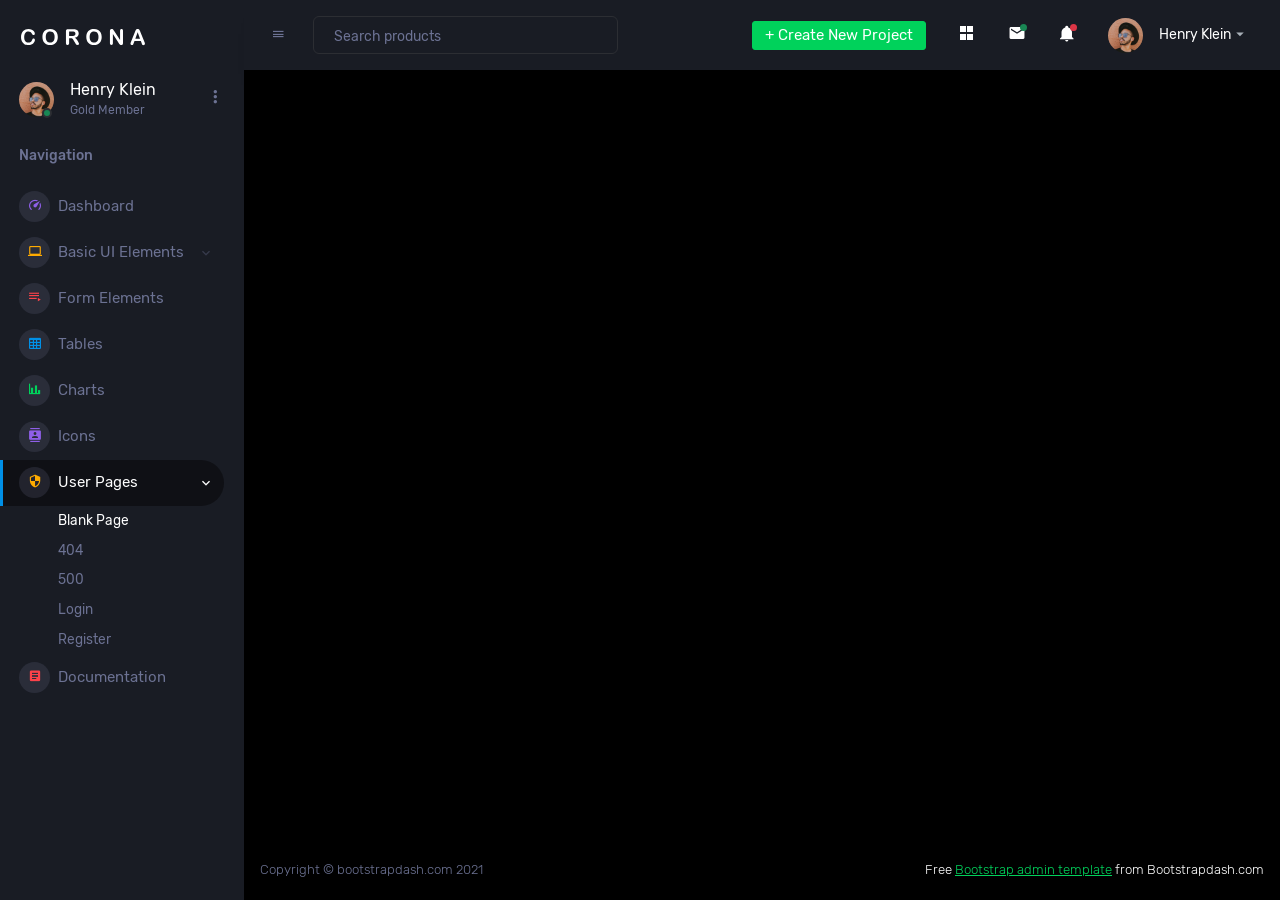
<file: webApp/code/pages/samples/blank-page.html>
<!DOCTYPE html>
<html lang="en">
  <head>
    <!-- Required meta tags -->
    <meta charset="utf-8">
    <meta name="viewport" content="width=device-width, initial-scale=1, shrink-to-fit=no">
    <title>Corona Admin</title>
    <!-- plugins:css -->
    <link rel="stylesheet" href="../../assets/vendors/mdi/css/materialdesignicons.min.css">
    <link rel="stylesheet" href="../../assets/vendors/css/vendor.bundle.base.css">
    <!-- endinject -->
    <!-- Plugin css for this page -->
    <!-- End Plugin css for this page -->
    <!-- inject:css -->
    <!-- endinject -->
    <!-- Layout styles -->
    <link rel="stylesheet" href="../../assets/css/style.css">
    <!-- End layout styles -->
    <link rel="shortcut icon" href="../../assets/images/favicon.png" />
  </head>
  <body>
    <div class="container-scroller">
      <!-- partial:../../partials/_sidebar.html -->
      <nav class="sidebar sidebar-offcanvas" id="sidebar">
        <div class="sidebar-brand-wrapper d-none d-lg-flex align-items-center justify-content-center fixed-top">
          <a class="sidebar-brand brand-logo" href="../../index.html"><img src="../../assets/images/logo.svg" alt="logo" /></a>
          <a class="sidebar-brand brand-logo-mini" href="../../index.html"><img src="../../assets/images/logo-mini.svg" alt="logo" /></a>
        </div>
        <ul class="nav">
          <li class="nav-item profile">
            <div class="profile-desc">
              <div class="profile-pic">
                <div class="count-indicator">
                  <img class="img-xs rounded-circle " src="../../assets/images/faces/face15.jpg" alt="">
                  <span class="count bg-success"></span>
                </div>
                <div class="profile-name">
                  <h5 class="mb-0 font-weight-normal">Henry Klein</h5>
                  <span>Gold Member</span>
                </div>
              </div>
              <a href="#" id="profile-dropdown" data-bs-toggle="dropdown"><i class="mdi mdi-dots-vertical"></i></a>
              <div class="dropdown-menu dropdown-menu-right sidebar-dropdown preview-list" aria-labelledby="profile-dropdown">
                <a href="#" class="dropdown-item preview-item">
                  <div class="preview-thumbnail">
                    <div class="preview-icon bg-dark rounded-circle">
                      <i class="mdi mdi-settings text-primary"></i>
                    </div>
                  </div>
                  <div class="preview-item-content">
                    <p class="preview-subject ellipsis mb-1 text-small">Account settings</p>
                  </div>
                </a>
                <div class="dropdown-divider"></div>
                <a href="#" class="dropdown-item preview-item">
                  <div class="preview-thumbnail">
                    <div class="preview-icon bg-dark rounded-circle">
                      <i class="mdi mdi-onepassword  text-info"></i>
                    </div>
                  </div>
                  <div class="preview-item-content">
                    <p class="preview-subject ellipsis mb-1 text-small">Change Password</p>
                  </div>
                </a>
                <div class="dropdown-divider"></div>
                <a href="#" class="dropdown-item preview-item">
                  <div class="preview-thumbnail">
                    <div class="preview-icon bg-dark rounded-circle">
                      <i class="mdi mdi-calendar-today text-success"></i>
                    </div>
                  </div>
                  <div class="preview-item-content">
                    <p class="preview-subject ellipsis mb-1 text-small">To-do list</p>
                  </div>
                </a>
              </div>
            </div>
          </li>
          <li class="nav-item nav-category">
            <span class="nav-link">Navigation</span>
          </li>
          <li class="nav-item menu-items">
            <a class="nav-link" href="../../index.html">
              <span class="menu-icon">
                <i class="mdi mdi-speedometer"></i>
              </span>
              <span class="menu-title">Dashboard</span>
            </a>
          </li>
          <li class="nav-item menu-items">
            <a class="nav-link" data-bs-toggle="collapse" href="#ui-basic" aria-expanded="false" aria-controls="ui-basic">
              <span class="menu-icon">
                <i class="mdi mdi-laptop"></i>
              </span>
              <span class="menu-title">Basic UI Elements</span>
              <i class="menu-arrow"></i>
            </a>
            <div class="collapse" id="ui-basic">
              <ul class="nav flex-column sub-menu">
                <li class="nav-item"> <a class="nav-link" href="../../pages/ui-features/buttons.html">Buttons</a></li>
                <li class="nav-item"> <a class="nav-link" href="../../pages/ui-features/dropdowns.html">Dropdowns</a></li>
                <li class="nav-item"> <a class="nav-link" href="../../pages/ui-features/typography.html">Typography</a></li>
              </ul>
            </div>
          </li>
          <li class="nav-item menu-items">
            <a class="nav-link" href="../../pages/forms/basic_elements.html">
              <span class="menu-icon">
                <i class="mdi mdi-playlist-play"></i>
              </span>
              <span class="menu-title">Form Elements</span>
            </a>
          </li>
          <li class="nav-item menu-items">
            <a class="nav-link" href="../../pages/tables/basic-table.html">
              <span class="menu-icon">
                <i class="mdi mdi-table-large"></i>
              </span>
              <span class="menu-title">Tables</span>
            </a>
          </li>
          <li class="nav-item menu-items">
            <a class="nav-link" href="../../pages/charts/chartjs.html">
              <span class="menu-icon">
                <i class="mdi mdi-chart-bar"></i>
              </span>
              <span class="menu-title">Charts</span>
            </a>
          </li>
          <li class="nav-item menu-items">
            <a class="nav-link" href="../../pages/icons/mdi.html">
              <span class="menu-icon">
                <i class="mdi mdi-contacts"></i>
              </span>
              <span class="menu-title">Icons</span>
            </a>
          </li>
          <li class="nav-item menu-items">
            <a class="nav-link" data-bs-toggle="collapse" href="#auth" aria-expanded="false" aria-controls="auth">
              <span class="menu-icon">
                <i class="mdi mdi-security"></i>
              </span>
              <span class="menu-title">User Pages</span>
              <i class="menu-arrow"></i>
            </a>
            <div class="collapse" id="auth">
              <ul class="nav flex-column sub-menu">
                <li class="nav-item"> <a class="nav-link" href="../../pages/samples/blank-page.html"> Blank Page </a></li>
                <li class="nav-item"> <a class="nav-link" href="../../pages/samples/error-404.html"> 404 </a></li>
                <li class="nav-item"> <a class="nav-link" href="../../pages/samples/error-500.html"> 500 </a></li>
                <li class="nav-item"> <a class="nav-link" href="../../pages/samples/login.html"> Login </a></li>
                <li class="nav-item"> <a class="nav-link" href="../../pages/samples/register.html"> Register </a></li>
              </ul>
            </div>
          </li>
          <li class="nav-item menu-items">
            <a class="nav-link" href="http://www.bootstrapdash.com/demo/corona-free/jquery/documentation/documentation.html">
              <span class="menu-icon">
                <i class="mdi mdi-file-document-box"></i>
              </span>
              <span class="menu-title">Documentation</span>
            </a>
          </li>
        </ul>
      </nav>
      <!-- partial -->
      <div class="container-fluid page-body-wrapper">
        <!-- partial:../../partials/_navbar.html -->
        <nav class="navbar p-0 fixed-top d-flex flex-row">
          <div class="navbar-brand-wrapper d-flex d-lg-none align-items-center justify-content-center">
            <a class="navbar-brand brand-logo-mini" href="../../index.html"><img src="../../assets/images/logo-mini.svg" alt="logo" /></a>
          </div>
          <div class="navbar-menu-wrapper flex-grow d-flex align-items-stretch">
            <button class="navbar-toggler navbar-toggler align-self-center" type="button" data-toggle="minimize">
              <span class="mdi mdi-menu"></span>
            </button>
            <ul class="navbar-nav w-100">
              <li class="nav-item w-100">
                <form class="nav-link mt-2 mt-md-0 d-none d-lg-flex search">
                  <input type="text" class="form-control" placeholder="Search products">
                </form>
              </li>
            </ul>
            <ul class="navbar-nav navbar-nav-right">
              <li class="nav-item dropdown d-none d-lg-block">
                <a class="nav-link btn btn-success create-new-button" id="createbuttonDropdown" data-bs-toggle="dropdown" aria-expanded="false" href="#">+ Create New Project</a>
                <div class="dropdown-menu dropdown-menu-right navbar-dropdown preview-list" aria-labelledby="createbuttonDropdown">
                  <h6 class="p-3 mb-0">Projects</h6>
                  <div class="dropdown-divider"></div>
                  <a class="dropdown-item preview-item">
                    <div class="preview-thumbnail">
                      <div class="preview-icon bg-dark rounded-circle">
                        <i class="mdi mdi-file-outline text-primary"></i>
                      </div>
                    </div>
                    <div class="preview-item-content">
                      <p class="preview-subject ellipsis mb-1">Software Development</p>
                    </div>
                  </a>
                  <div class="dropdown-divider"></div>
                  <a class="dropdown-item preview-item">
                    <div class="preview-thumbnail">
                      <div class="preview-icon bg-dark rounded-circle">
                        <i class="mdi mdi-web text-info"></i>
                      </div>
                    </div>
                    <div class="preview-item-content">
                      <p class="preview-subject ellipsis mb-1">UI Development</p>
                    </div>
                  </a>
                  <div class="dropdown-divider"></div>
                  <a class="dropdown-item preview-item">
                    <div class="preview-thumbnail">
                      <div class="preview-icon bg-dark rounded-circle">
                        <i class="mdi mdi-layers text-danger"></i>
                      </div>
                    </div>
                    <div class="preview-item-content">
                      <p class="preview-subject ellipsis mb-1">Software Testing</p>
                    </div>
                  </a>
                  <div class="dropdown-divider"></div>
                  <p class="p-3 mb-0 text-center">See all projects</p>
                </div>
              </li>
              <li class="nav-item nav-settings d-none d-lg-block">
                <a class="nav-link" href="#">
                  <i class="mdi mdi-view-grid"></i>
                </a>
              </li>
              <li class="nav-item dropdown border-left">
                <a class="nav-link count-indicator dropdown-toggle" id="messageDropdown" href="#" data-bs-toggle="dropdown" aria-expanded="false">
                  <i class="mdi mdi-email"></i>
                  <span class="count bg-success"></span>
                </a>
                <div class="dropdown-menu dropdown-menu-right navbar-dropdown preview-list" aria-labelledby="messageDropdown">
                  <h6 class="p-3 mb-0">Messages</h6>
                  <div class="dropdown-divider"></div>
                  <a class="dropdown-item preview-item">
                    <div class="preview-thumbnail">
                      <img src="../../assets/images/faces/face4.jpg" alt="image" class="rounded-circle profile-pic">
                    </div>
                    <div class="preview-item-content">
                      <p class="preview-subject ellipsis mb-1">Mark send you a message</p>
                      <p class="text-muted mb-0"> 1 Minutes ago </p>
                    </div>
                  </a>
                  <div class="dropdown-divider"></div>
                  <a class="dropdown-item preview-item">
                    <div class="preview-thumbnail">
                      <img src="../../assets/images/faces/face2.jpg" alt="image" class="rounded-circle profile-pic">
                    </div>
                    <div class="preview-item-content">
                      <p class="preview-subject ellipsis mb-1">Cregh send you a message</p>
                      <p class="text-muted mb-0"> 15 Minutes ago </p>
                    </div>
                  </a>
                  <div class="dropdown-divider"></div>
                  <a class="dropdown-item preview-item">
                    <div class="preview-thumbnail">
                      <img src="../../assets/images/faces/face3.jpg" alt="image" class="rounded-circle profile-pic">
                    </div>
                    <div class="preview-item-content">
                      <p class="preview-subject ellipsis mb-1">Profile picture updated</p>
                      <p class="text-muted mb-0"> 18 Minutes ago </p>
                    </div>
                  </a>
                  <div class="dropdown-divider"></div>
                  <p class="p-3 mb-0 text-center">4 new messages</p>
                </div>
              </li>
              <li class="nav-item dropdown border-left">
                <a class="nav-link count-indicator dropdown-toggle" id="notificationDropdown" href="#" data-bs-toggle="dropdown">
                  <i class="mdi mdi-bell"></i>
                  <span class="count bg-danger"></span>
                </a>
                <div class="dropdown-menu dropdown-menu-right navbar-dropdown preview-list" aria-labelledby="notificationDropdown">
                  <h6 class="p-3 mb-0">Notifications</h6>
                  <div class="dropdown-divider"></div>
                  <a class="dropdown-item preview-item">
                    <div class="preview-thumbnail">
                      <div class="preview-icon bg-dark rounded-circle">
                        <i class="mdi mdi-calendar text-success"></i>
                      </div>
                    </div>
                    <div class="preview-item-content">
                      <p class="preview-subject mb-1">Event today</p>
                      <p class="text-muted ellipsis mb-0"> Just a reminder that you have an event today </p>
                    </div>
                  </a>
                  <div class="dropdown-divider"></div>
                  <a class="dropdown-item preview-item">
                    <div class="preview-thumbnail">
                      <div class="preview-icon bg-dark rounded-circle">
                        <i class="mdi mdi-settings text-danger"></i>
                      </div>
                    </div>
                    <div class="preview-item-content">
                      <p class="preview-subject mb-1">Settings</p>
                      <p class="text-muted ellipsis mb-0"> Update dashboard </p>
                    </div>
                  </a>
                  <div class="dropdown-divider"></div>
                  <a class="dropdown-item preview-item">
                    <div class="preview-thumbnail">
                      <div class="preview-icon bg-dark rounded-circle">
                        <i class="mdi mdi-link-variant text-warning"></i>
                      </div>
                    </div>
                    <div class="preview-item-content">
                      <p class="preview-subject mb-1">Launch Admin</p>
                      <p class="text-muted ellipsis mb-0"> New admin wow! </p>
                    </div>
                  </a>
                  <div class="dropdown-divider"></div>
                  <p class="p-3 mb-0 text-center">See all notifications</p>
                </div>
              </li>
              <li class="nav-item dropdown">
                <a class="nav-link" id="profileDropdown" href="#" data-bs-toggle="dropdown">
                  <div class="navbar-profile">
                    <img class="img-xs rounded-circle" src="../../assets/images/faces/face15.jpg" alt="">
                    <p class="mb-0 d-none d-sm-block navbar-profile-name">Henry Klein</p>
                    <i class="mdi mdi-menu-down d-none d-sm-block"></i>
                  </div>
                </a>
                <div class="dropdown-menu dropdown-menu-right navbar-dropdown preview-list" aria-labelledby="profileDropdown">
                  <h6 class="p-3 mb-0">Profile</h6>
                  <div class="dropdown-divider"></div>
                  <a class="dropdown-item preview-item">
                    <div class="preview-thumbnail">
                      <div class="preview-icon bg-dark rounded-circle">
                        <i class="mdi mdi-settings text-success"></i>
                      </div>
                    </div>
                    <div class="preview-item-content">
                      <p class="preview-subject mb-1">Settings</p>
                    </div>
                  </a>
                  <div class="dropdown-divider"></div>
                  <a class="dropdown-item preview-item">
                    <div class="preview-thumbnail">
                      <div class="preview-icon bg-dark rounded-circle">
                        <i class="mdi mdi-logout text-danger"></i>
                      </div>
                    </div>
                    <div class="preview-item-content">
                      <p class="preview-subject mb-1">Log out</p>
                    </div>
                  </a>
                  <div class="dropdown-divider"></div>
                  <p class="p-3 mb-0 text-center">Advanced settings</p>
                </div>
              </li>
            </ul>
            <button class="navbar-toggler navbar-toggler-right d-lg-none align-self-center" type="button" data-toggle="offcanvas">
              <span class="mdi mdi-format-line-spacing"></span>
            </button>
          </div>
        </nav>
        <!-- partial -->
        <div class="main-panel">
          <div class="content-wrapper">
          </div>
          <!-- content-wrapper ends -->
          <!-- partial:../../partials/_footer.html -->
          <footer class="footer">
            <div class="d-sm-flex justify-content-center justify-content-sm-between">
              <span class="text-muted d-block text-center text-sm-left d-sm-inline-block">Copyright © bootstrapdash.com 2021</span>
              <span class="float-none float-sm-right d-block mt-1 mt-sm-0 text-center"> Free <a href="https://www.bootstrapdash.com/bootstrap-admin-template/" target="_blank">Bootstrap admin template</a> from Bootstrapdash.com</span>
            </div>
          </footer>
          <!-- partial -->
        </div>
        <!-- main-panel ends -->
      </div>
      <!-- page-body-wrapper ends -->
    </div>
    <!-- container-scroller -->
    <!-- plugins:js -->
    <script src="../../assets/vendors/js/vendor.bundle.base.js"></script>
    <!-- endinject -->
    <!-- Plugin js for this page -->
    <!-- End plugin js for this page -->
    <!-- inject:js -->
    <script src="../../assets/js/off-canvas.js"></script>
    <script src="../../assets/js/hoverable-collapse.js"></script>
    <script src="../../assets/js/misc.js"></script>
    <script src="../../assets/js/settings.js"></script>
    <script src="../../assets/js/todolist.js"></script>
    <!-- endinject -->
    <!-- Custom js for this page -->
    <!-- End custom js for this page -->
  </body>
</html>
</file>
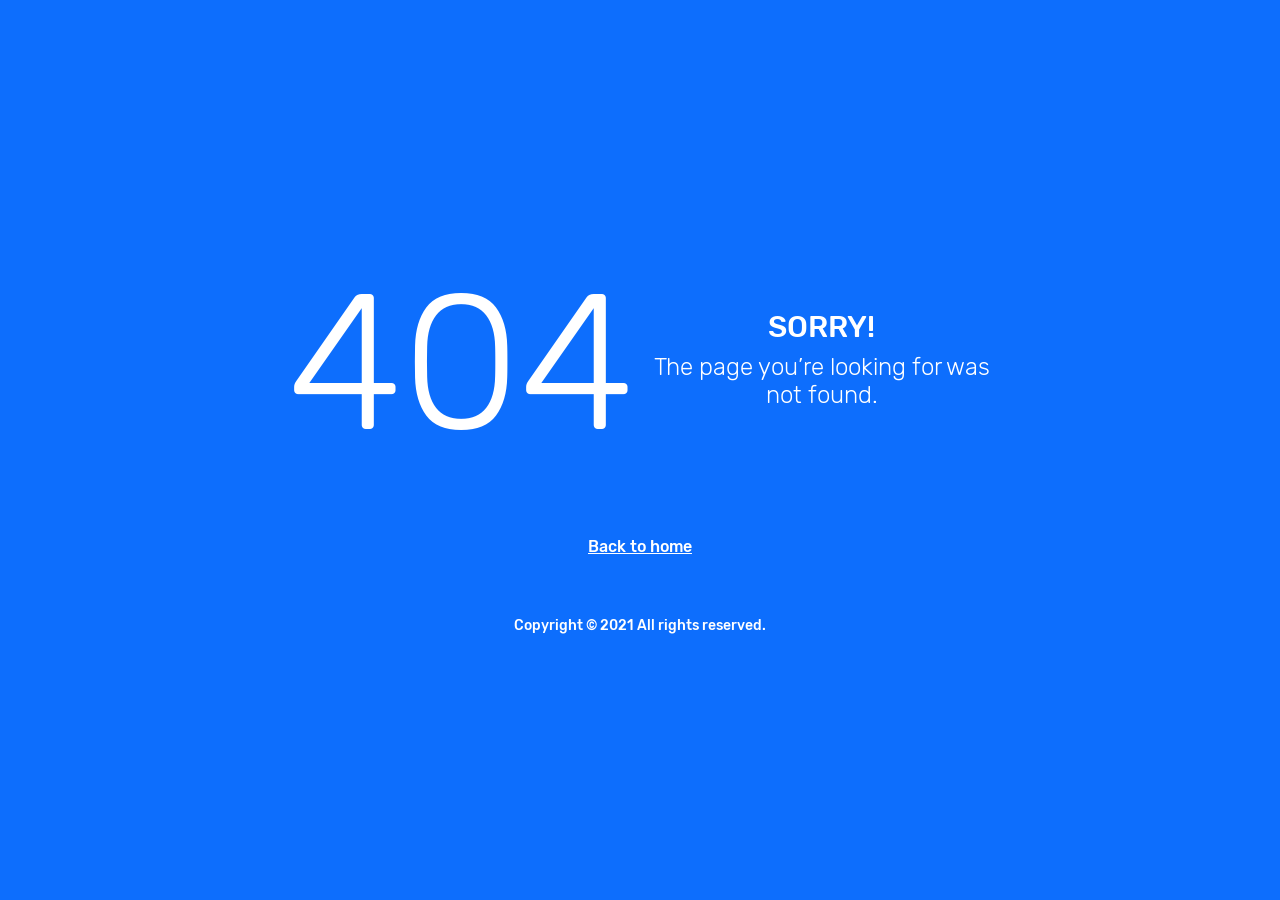
<file: webApp/code/pages/samples/error-404.html>
<!DOCTYPE html>
<html lang="en">
  <head>
    <!-- Required meta tags -->
    <meta charset="utf-8">
    <meta name="viewport" content="width=device-width, initial-scale=1, shrink-to-fit=no">
    <title>Corona Admin</title>
    <!-- plugins:css -->
    <link rel="stylesheet" href="../../assets/vendors/mdi/css/materialdesignicons.min.css">
    <link rel="stylesheet" href="../../assets/vendors/css/vendor.bundle.base.css">
    <!-- endinject -->
    <!-- Plugin css for this page -->
    <!-- End Plugin css for this page -->
    <!-- inject:css -->
    <!-- endinject -->
    <!-- Layout styles -->
    <link rel="stylesheet" href="../../assets/css/style.css">
    <!-- End layout styles -->
    <link rel="shortcut icon" href="../../assets/images/favicon.png" />
  </head>
  <body>
    <div class="container-scroller">
      <div class="container-fluid page-body-wrapper full-page-wrapper">
        <div class="content-wrapper d-flex align-items-center text-center error-page bg-primary">
          <div class="row flex-grow">
            <div class="col-lg-7 mx-auto text-white">
              <div class="row align-items-center d-flex flex-row">
                <div class="col-lg-6 text-lg-right pr-lg-4">
                  <h1 class="display-1 mb-0">404</h1>
                </div>
                <div class="col-lg-6 error-page-divider text-lg-left pl-lg-4">
                  <h2>SORRY!</h2>
                  <h3 class="font-weight-light">The page you’re looking for was not found.</h3>
                </div>
              </div>
              <div class="row mt-5">
                <div class="col-12 text-center mt-xl-2">
                  <a class="text-white font-weight-medium" href="../../index.html">Back to home</a>
                </div>
              </div>
              <div class="row mt-5">
                <div class="col-12 mt-xl-2">
                  <p class="text-white font-weight-medium text-center">Copyright &copy; 2021 All rights reserved.</p>
                </div>
              </div>
            </div>
          </div>
        </div>
        <!-- content-wrapper ends -->
      </div>
      <!-- page-body-wrapper ends -->
    </div>
    <!-- container-scroller -->
    <!-- plugins:js -->
    <script src="../../assets/vendors/js/vendor.bundle.base.js"></script>
    <!-- endinject -->
    <!-- Plugin js for this page -->
    <!-- End plugin js for this page -->
    <!-- inject:js -->
    <script src="../../assets/js/off-canvas.js"></script>
    <script src="../../assets/js/hoverable-collapse.js"></script>
    <script src="../../assets/js/misc.js"></script>
    <script src="../../assets/js/settings.js"></script>
    <script src="../../assets/js/todolist.js"></script>
    <!-- endinject -->
  </body>
</html>
</file>
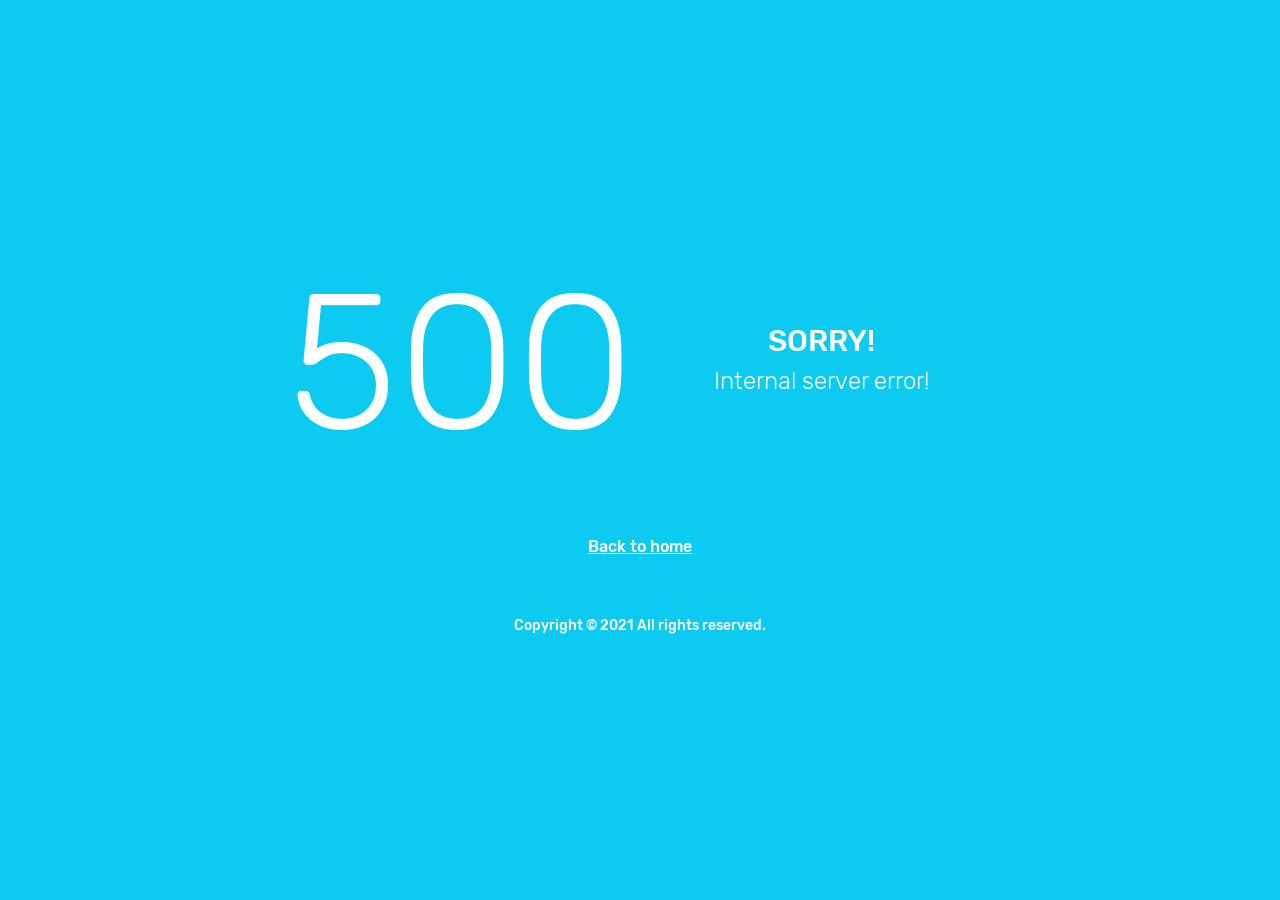
<file: webApp/code/pages/samples/error-500.html>
<!DOCTYPE html>
<html lang="en">
  <head>
    <!-- Required meta tags -->
    <meta charset="utf-8">
    <meta name="viewport" content="width=device-width, initial-scale=1, shrink-to-fit=no">
    <title>Corona Admin</title>
    <!-- plugins:css -->
    <link rel="stylesheet" href="../../assets/vendors/mdi/css/materialdesignicons.min.css">
    <link rel="stylesheet" href="../../assets/vendors/css/vendor.bundle.base.css">
    <!-- endinject -->
    <!-- Plugin css for this page -->
    <!-- End Plugin css for this page -->
    <!-- inject:css -->
    <!-- endinject -->
    <!-- Layout styles -->
    <link rel="stylesheet" href="../../assets/css/style.css">
    <!-- End layout styles -->
    <link rel="shortcut icon" href="../../assets/images/favicon.png" />
  </head>
  <body>
    <div class="container-scroller">
      <div class="container-fluid page-body-wrapper full-page-wrapper">
        <div class="content-wrapper d-flex align-items-center text-center error-page bg-info">
          <div class="row flex-grow">
            <div class="col-lg-7 mx-auto text-white">
              <div class="row align-items-center d-flex flex-row">
                <div class="col-lg-6 text-lg-right pr-lg-4">
                  <h1 class="display-1 mb-0">500</h1>
                </div>
                <div class="col-lg-6 error-page-divider text-lg-left pl-lg-4">
                  <h2>SORRY!</h2>
                  <h3 class="font-weight-light">Internal server error!</h3>
                </div>
              </div>
              <div class="row mt-5">
                <div class="col-12 text-center mt-xl-2">
                  <a class="text-white font-weight-medium" href="../../index.html">Back to home</a>
                </div>
              </div>
              <div class="row mt-5">
                <div class="col-12 mt-xl-2">
                  <p class="text-white font-weight-medium text-center">Copyright &copy; 2021 All rights reserved.</p>
                </div>
              </div>
            </div>
          </div>
        </div>
        <!-- content-wrapper ends -->
      </div>
      <!-- page-body-wrapper ends -->
    </div>
    <!-- container-scroller -->
    <!-- plugins:js -->
    <script src="../../assets/vendors/js/vendor.bundle.base.js"></script>
    <!-- endinject -->
    <!-- Plugin js for this page -->
    <!-- End plugin js for this page -->
    <!-- inject:js -->
    <script src="../../assets/js/off-canvas.js"></script>
    <script src="../../assets/js/hoverable-collapse.js"></script>
    <script src="../../assets/js/misc.js"></script>
    <script src="../../assets/js/settings.js"></script>
    <script src="../../assets/js/todolist.js"></script>
    <!-- endinject -->
  </body>
</html>
</file>
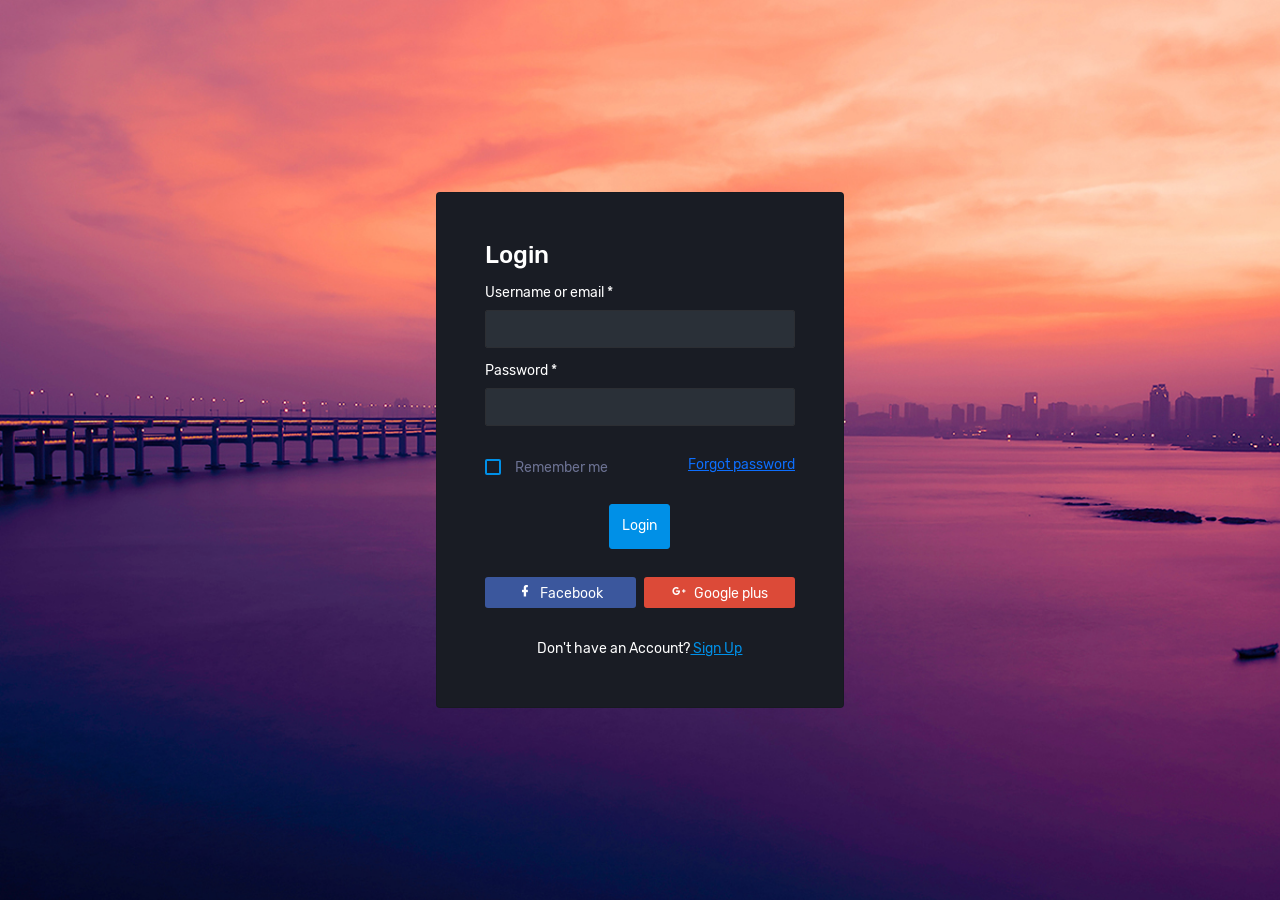
<file: webApp/code/pages/samples/login.html>
<!DOCTYPE html>
<html lang="en">
  <head>
    <!-- Required meta tags -->
    <meta charset="utf-8">
    <meta name="viewport" content="width=device-width, initial-scale=1, shrink-to-fit=no">
    <title>Corona Admin</title>
    <!-- plugins:css -->
    <link rel="stylesheet" href="../../assets/vendors/mdi/css/materialdesignicons.min.css">
    <link rel="stylesheet" href="../../assets/vendors/css/vendor.bundle.base.css">
    <!-- endinject -->
    <!-- Plugin css for this page -->
    <!-- End plugin css for this page -->
    <!-- inject:css -->
    <!-- endinject -->
    <!-- Layout styles -->
    <link rel="stylesheet" href="../../assets/css/style.css">
    <!-- End layout styles -->
    <link rel="shortcut icon" href="../../assets/images/favicon.png" />
  </head>
  <body>
    <div class="container-scroller">
      <div class="container-fluid page-body-wrapper full-page-wrapper">
        <div class="row w-100 m-0">
          <div class="content-wrapper full-page-wrapper d-flex align-items-center auth login-bg">
            <div class="card col-lg-4 mx-auto">
              <div class="card-body px-5 py-5">
                <h3 class="card-title text-left mb-3">Login</h3>
                <form>
                  <div class="form-group">
                    <label>Username or email *</label>
                    <input type="text" class="form-control p_input">
                  </div>
                  <div class="form-group">
                    <label>Password *</label>
                    <input type="text" class="form-control p_input">
                  </div>
                  <div class="form-group d-flex align-items-center justify-content-between">
                    <div class="form-check">
                      <label class="form-check-label">
                        <input type="checkbox" class="form-check-input"> Remember me </label>
                    </div>
                    <a href="#" class="forgot-pass">Forgot password</a>
                  </div>
                  <div class="text-center">
                    <button type="submit" class="btn btn-primary btn-block enter-btn">Login</button>
                  </div>
                  <div class="d-flex">
                    <button class="btn btn-facebook me-2 col">
                      <i class="mdi mdi-facebook"></i> Facebook </button>
                    <button class="btn btn-google col">
                      <i class="mdi mdi-google-plus"></i> Google plus </button>
                  </div>
                  <p class="sign-up">Don't have an Account?<a href="#"> Sign Up</a></p>
                </form>
              </div>
            </div>
          </div>
          <!-- content-wrapper ends -->
        </div>
        <!-- row ends -->
      </div>
      <!-- page-body-wrapper ends -->
    </div>
    <!-- container-scroller -->
    <!-- plugins:js -->
    <script src="../../assets/vendors/js/vendor.bundle.base.js"></script>
    <!-- endinject -->
    <!-- Plugin js for this page -->
    <!-- End plugin js for this page -->
    <!-- inject:js -->
    <script src="../../assets/js/off-canvas.js"></script>
    <script src="../../assets/js/hoverable-collapse.js"></script>
    <script src="../../assets/js/misc.js"></script>
    <script src="../../assets/js/settings.js"></script>
    <script src="../../assets/js/todolist.js"></script>
    <!-- endinject -->
  </body>
</html>
</file>
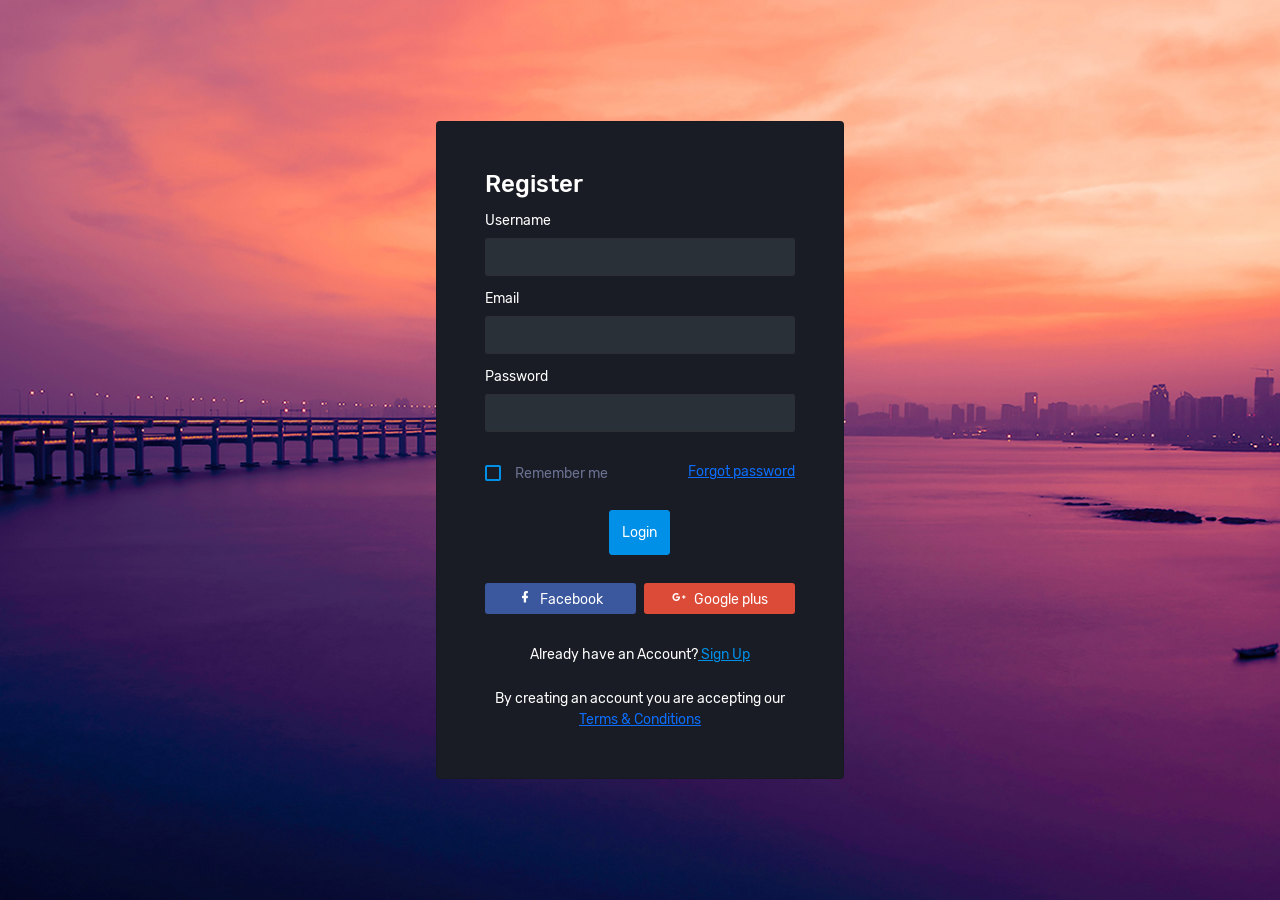
<file: webApp/code/pages/samples/register.html>
<!DOCTYPE html>
<html lang="en">
  <head>
    <!-- Required meta tags -->
    <meta charset="utf-8">
    <meta name="viewport" content="width=device-width, initial-scale=1, shrink-to-fit=no">
    <title>Corona Admin</title>
    <!-- plugins:css -->
    <link rel="stylesheet" href="../../assets/vendors/mdi/css/materialdesignicons.min.css">
    <link rel="stylesheet" href="../../assets/vendors/css/vendor.bundle.base.css">
    <!-- endinject -->
    <!-- Plugin css for this page -->
    <!-- End plugin css for this page -->
    <!-- inject:css -->
    <!-- endinject -->
    <!-- Layout styles -->
    <link rel="stylesheet" href="../../assets/css/style.css">
    <!-- End layout styles -->
    <link rel="shortcut icon" href="../../assets/images/favicon.png" />
  </head>
  <body>
    <div class="container-scroller">
      <div class="container-fluid page-body-wrapper full-page-wrapper">
        <div class="row w-100 m-0">
          <div class="content-wrapper full-page-wrapper d-flex align-items-center auth login-bg">
            <div class="card col-lg-4 mx-auto">
              <div class="card-body px-5 py-5">
                <h3 class="card-title text-left mb-3">Register</h3>
                <form>
                  <div class="form-group">
                    <label>Username</label>
                    <input type="text" class="form-control p_input">
                  </div>
                  <div class="form-group">
                    <label>Email</label>
                    <input type="email" class="form-control p_input">
                  </div>
                  <div class="form-group">
                    <label>Password</label>
                    <input type="password" class="form-control p_input">
                  </div>
                  <div class="form-group d-flex align-items-center justify-content-between">
                    <div class="form-check">
                      <label class="form-check-label">
                        <input type="checkbox" class="form-check-input"> Remember me </label>
                    </div>
                    <a href="#" class="forgot-pass">Forgot password</a>
                  </div>
                  <div class="text-center">
                    <button type="submit" class="btn btn-primary btn-block enter-btn">Login</button>
                  </div>
                  <div class="d-flex">
                    <button class="btn btn-facebook col me-2">
                      <i class="mdi mdi-facebook"></i> Facebook </button>
                    <button class="btn btn-google col">
                      <i class="mdi mdi-google-plus"></i> Google plus </button>
                  </div>
                  <p class="sign-up text-center">Already have an Account?<a href="#"> Sign Up</a></p>
                  <p class="terms">By creating an account you are accepting our<a href="#"> Terms & Conditions</a></p>
                </form>
              </div>
            </div>
          </div>
          <!-- content-wrapper ends -->
        </div>
        <!-- row ends -->
      </div>
      <!-- page-body-wrapper ends -->
    </div>
    <!-- container-scroller -->
    <!-- plugins:js -->
    <script src="../../assets/vendors/js/vendor.bundle.base.js"></script>
    <!-- endinject -->
    <!-- Plugin js for this page -->
    <!-- End plugin js for this page -->
    <!-- inject:js -->
    <script src="../../assets/js/off-canvas.js"></script>
    <script src="../../assets/js/hoverable-collapse.js"></script>
    <script src="../../assets/js/misc.js"></script>
    <script src="../../assets/js/settings.js"></script>
    <script src="../../assets/js/todolist.js"></script>
    <!-- endinject -->
  </body>
</html>
</file>
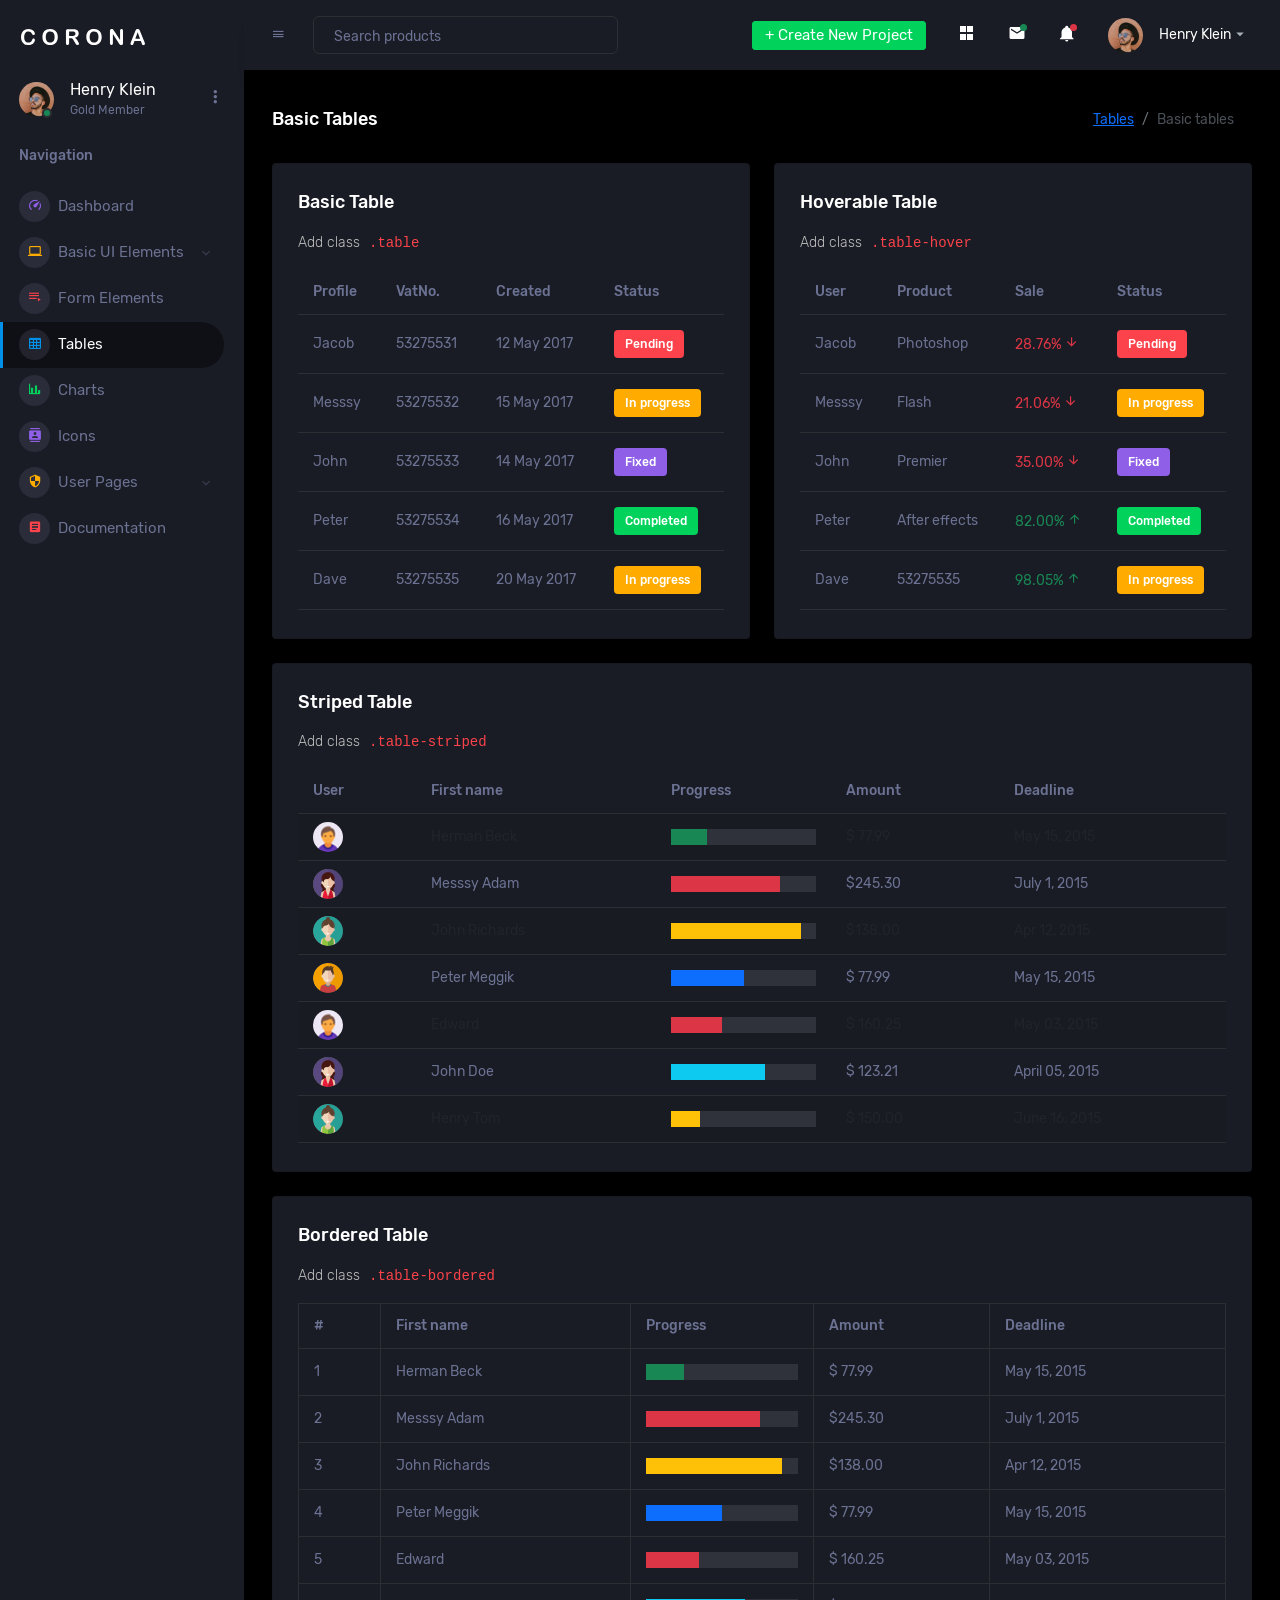
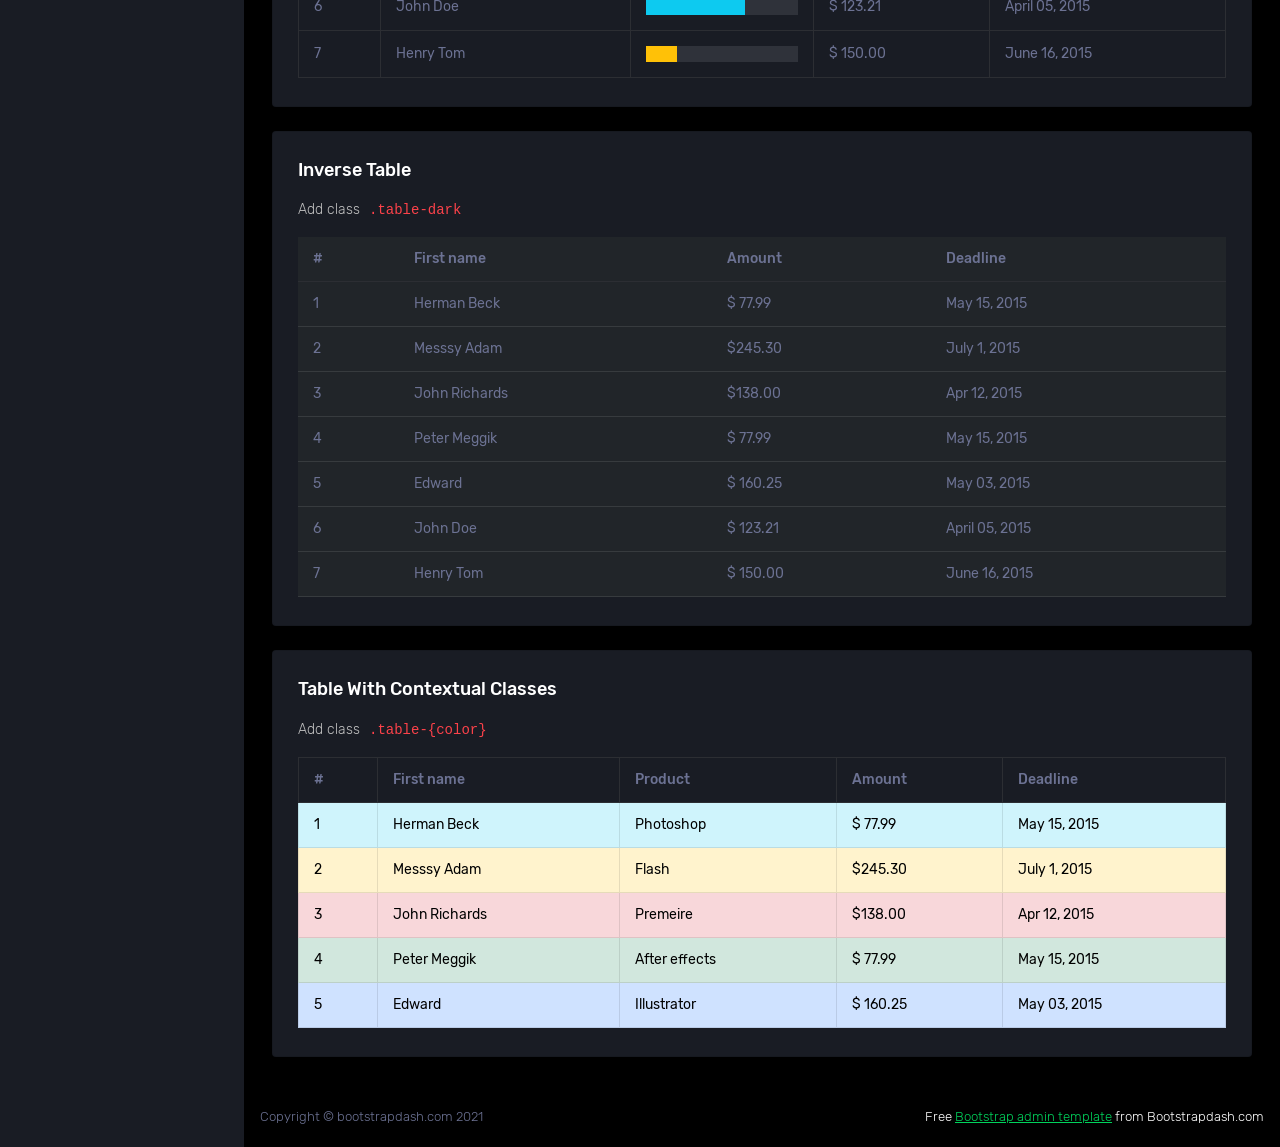
<file: webApp/code/pages/tables/basic-table.html>
<!DOCTYPE html>
<html lang="en">
  <head>
    <!-- Required meta tags -->
    <meta charset="utf-8">
    <meta name="viewport" content="width=device-width, initial-scale=1, shrink-to-fit=no">
    <title>Corona Admin</title>
    <!-- plugins:css -->
    <link rel="stylesheet" href="../../assets/vendors/mdi/css/materialdesignicons.min.css">
    <link rel="stylesheet" href="../../assets/vendors/css/vendor.bundle.base.css">
    <!-- endinject -->
    <!-- Plugin css for this page -->
    <!-- End plugin css for this page -->
    <!-- inject:css -->
    <!-- endinject -->
    <!-- Layout styles -->
    <link rel="stylesheet" href="../../assets/css/style.css">
    <!-- End layout styles -->
    <link rel="shortcut icon" href="../../assets/images/favicon.png" />
  </head>
  <body>
    <div class="container-scroller">
      <!-- partial:../../partials/_sidebar.html -->
      <nav class="sidebar sidebar-offcanvas" id="sidebar">
        <div class="sidebar-brand-wrapper d-none d-lg-flex align-items-center justify-content-center fixed-top">
          <a class="sidebar-brand brand-logo" href="../../index.html"><img src="../../assets/images/logo.svg" alt="logo" /></a>
          <a class="sidebar-brand brand-logo-mini" href="../../index.html"><img src="../../assets/images/logo-mini.svg" alt="logo" /></a>
        </div>
        <ul class="nav">
          <li class="nav-item profile">
            <div class="profile-desc">
              <div class="profile-pic">
                <div class="count-indicator">
                  <img class="img-xs rounded-circle " src="../../assets/images/faces/face15.jpg" alt="">
                  <span class="count bg-success"></span>
                </div>
                <div class="profile-name">
                  <h5 class="mb-0 font-weight-normal">Henry Klein</h5>
                  <span>Gold Member</span>
                </div>
              </div>
              <a href="#" id="profile-dropdown" data-bs-toggle="dropdown"><i class="mdi mdi-dots-vertical"></i></a>
              <div class="dropdown-menu dropdown-menu-right sidebar-dropdown preview-list" aria-labelledby="profile-dropdown">
                <a href="#" class="dropdown-item preview-item">
                  <div class="preview-thumbnail">
                    <div class="preview-icon bg-dark rounded-circle">
                      <i class="mdi mdi-settings text-primary"></i>
                    </div>
                  </div>
                  <div class="preview-item-content">
                    <p class="preview-subject ellipsis mb-1 text-small">Account settings</p>
                  </div>
                </a>
                <div class="dropdown-divider"></div>
                <a href="#" class="dropdown-item preview-item">
                  <div class="preview-thumbnail">
                    <div class="preview-icon bg-dark rounded-circle">
                      <i class="mdi mdi-onepassword  text-info"></i>
                    </div>
                  </div>
                  <div class="preview-item-content">
                    <p class="preview-subject ellipsis mb-1 text-small">Change Password</p>
                  </div>
                </a>
                <div class="dropdown-divider"></div>
                <a href="#" class="dropdown-item preview-item">
                  <div class="preview-thumbnail">
                    <div class="preview-icon bg-dark rounded-circle">
                      <i class="mdi mdi-calendar-today text-success"></i>
                    </div>
                  </div>
                  <div class="preview-item-content">
                    <p class="preview-subject ellipsis mb-1 text-small">To-do list</p>
                  </div>
                </a>
              </div>
            </div>
          </li>
          <li class="nav-item nav-category">
            <span class="nav-link">Navigation</span>
          </li>
          <li class="nav-item menu-items">
            <a class="nav-link" href="../../index.html">
              <span class="menu-icon">
                <i class="mdi mdi-speedometer"></i>
              </span>
              <span class="menu-title">Dashboard</span>
            </a>
          </li>
          <li class="nav-item menu-items">
            <a class="nav-link" data-bs-toggle="collapse" href="#ui-basic" aria-expanded="false" aria-controls="ui-basic">
              <span class="menu-icon">
                <i class="mdi mdi-laptop"></i>
              </span>
              <span class="menu-title">Basic UI Elements</span>
              <i class="menu-arrow"></i>
            </a>
            <div class="collapse" id="ui-basic">
              <ul class="nav flex-column sub-menu">
                <li class="nav-item"> <a class="nav-link" href="../../pages/ui-features/buttons.html">Buttons</a></li>
                <li class="nav-item"> <a class="nav-link" href="../../pages/ui-features/dropdowns.html">Dropdowns</a></li>
                <li class="nav-item"> <a class="nav-link" href="../../pages/ui-features/typography.html">Typography</a></li>
              </ul>
            </div>
          </li>
          <li class="nav-item menu-items">
            <a class="nav-link" href="../../pages/forms/basic_elements.html">
              <span class="menu-icon">
                <i class="mdi mdi-playlist-play"></i>
              </span>
              <span class="menu-title">Form Elements</span>
            </a>
          </li>
          <li class="nav-item menu-items">
            <a class="nav-link" href="../../pages/tables/basic-table.html">
              <span class="menu-icon">
                <i class="mdi mdi-table-large"></i>
              </span>
              <span class="menu-title">Tables</span>
            </a>
          </li>
          <li class="nav-item menu-items">
            <a class="nav-link" href="../../pages/charts/chartjs.html">
              <span class="menu-icon">
                <i class="mdi mdi-chart-bar"></i>
              </span>
              <span class="menu-title">Charts</span>
            </a>
          </li>
          <li class="nav-item menu-items">
            <a class="nav-link" href="../../pages/icons/mdi.html">
              <span class="menu-icon">
                <i class="mdi mdi-contacts"></i>
              </span>
              <span class="menu-title">Icons</span>
            </a>
          </li>
          <li class="nav-item menu-items">
            <a class="nav-link" data-bs-toggle="collapse" href="#auth" aria-expanded="false" aria-controls="auth">
              <span class="menu-icon">
                <i class="mdi mdi-security"></i>
              </span>
              <span class="menu-title">User Pages</span>
              <i class="menu-arrow"></i>
            </a>
            <div class="collapse" id="auth">
              <ul class="nav flex-column sub-menu">
                <li class="nav-item"> <a class="nav-link" href="../../pages/samples/blank-page.html"> Blank Page </a></li>
                <li class="nav-item"> <a class="nav-link" href="../../pages/samples/error-404.html"> 404 </a></li>
                <li class="nav-item"> <a class="nav-link" href="../../pages/samples/error-500.html"> 500 </a></li>
                <li class="nav-item"> <a class="nav-link" href="../../pages/samples/login.html"> Login </a></li>
                <li class="nav-item"> <a class="nav-link" href="../../pages/samples/register.html"> Register </a></li>
              </ul>
            </div>
          </li>
          <li class="nav-item menu-items">
            <a class="nav-link" href="http://www.bootstrapdash.com/demo/corona-free/jquery/documentation/documentation.html">
              <span class="menu-icon">
                <i class="mdi mdi-file-document-box"></i>
              </span>
              <span class="menu-title">Documentation</span>
            </a>
          </li>
        </ul>
      </nav>
      <!-- partial -->
      <div class="container-fluid page-body-wrapper">
        <!-- partial:../../partials/_navbar.html -->
        <nav class="navbar p-0 fixed-top d-flex flex-row">
          <div class="navbar-brand-wrapper d-flex d-lg-none align-items-center justify-content-center">
            <a class="navbar-brand brand-logo-mini" href="../../index.html"><img src="../../assets/images/logo-mini.svg" alt="logo" /></a>
          </div>
          <div class="navbar-menu-wrapper flex-grow d-flex align-items-stretch">
            <button class="navbar-toggler navbar-toggler align-self-center" type="button" data-toggle="minimize">
              <span class="mdi mdi-menu"></span>
            </button>
            <ul class="navbar-nav w-100">
              <li class="nav-item w-100">
                <form class="nav-link mt-2 mt-md-0 d-none d-lg-flex search">
                  <input type="text" class="form-control" placeholder="Search products">
                </form>
              </li>
            </ul>
            <ul class="navbar-nav navbar-nav-right">
              <li class="nav-item dropdown d-none d-lg-block">
                <a class="nav-link btn btn-success create-new-button" id="createbuttonDropdown" data-bs-toggle="dropdown" aria-expanded="false" href="#">+ Create New Project</a>
                <div class="dropdown-menu dropdown-menu-right navbar-dropdown preview-list" aria-labelledby="createbuttonDropdown">
                  <h6 class="p-3 mb-0">Projects</h6>
                  <div class="dropdown-divider"></div>
                  <a class="dropdown-item preview-item">
                    <div class="preview-thumbnail">
                      <div class="preview-icon bg-dark rounded-circle">
                        <i class="mdi mdi-file-outline text-primary"></i>
                      </div>
                    </div>
                    <div class="preview-item-content">
                      <p class="preview-subject ellipsis mb-1">Software Development</p>
                    </div>
                  </a>
                  <div class="dropdown-divider"></div>
                  <a class="dropdown-item preview-item">
                    <div class="preview-thumbnail">
                      <div class="preview-icon bg-dark rounded-circle">
                        <i class="mdi mdi-web text-info"></i>
                      </div>
                    </div>
                    <div class="preview-item-content">
                      <p class="preview-subject ellipsis mb-1">UI Development</p>
                    </div>
                  </a>
                  <div class="dropdown-divider"></div>
                  <a class="dropdown-item preview-item">
                    <div class="preview-thumbnail">
                      <div class="preview-icon bg-dark rounded-circle">
                        <i class="mdi mdi-layers text-danger"></i>
                      </div>
                    </div>
                    <div class="preview-item-content">
                      <p class="preview-subject ellipsis mb-1">Software Testing</p>
                    </div>
                  </a>
                  <div class="dropdown-divider"></div>
                  <p class="p-3 mb-0 text-center">See all projects</p>
                </div>
              </li>
              <li class="nav-item nav-settings d-none d-lg-block">
                <a class="nav-link" href="#">
                  <i class="mdi mdi-view-grid"></i>
                </a>
              </li>
              <li class="nav-item dropdown border-left">
                <a class="nav-link count-indicator dropdown-toggle" id="messageDropdown" href="#" data-bs-toggle="dropdown" aria-expanded="false">
                  <i class="mdi mdi-email"></i>
                  <span class="count bg-success"></span>
                </a>
                <div class="dropdown-menu dropdown-menu-right navbar-dropdown preview-list" aria-labelledby="messageDropdown">
                  <h6 class="p-3 mb-0">Messages</h6>
                  <div class="dropdown-divider"></div>
                  <a class="dropdown-item preview-item">
                    <div class="preview-thumbnail">
                      <img src="../../assets/images/faces/face4.jpg" alt="image" class="rounded-circle profile-pic">
                    </div>
                    <div class="preview-item-content">
                      <p class="preview-subject ellipsis mb-1">Mark send you a message</p>
                      <p class="text-muted mb-0"> 1 Minutes ago </p>
                    </div>
                  </a>
                  <div class="dropdown-divider"></div>
                  <a class="dropdown-item preview-item">
                    <div class="preview-thumbnail">
                      <img src="../../assets/images/faces/face2.jpg" alt="image" class="rounded-circle profile-pic">
                    </div>
                    <div class="preview-item-content">
                      <p class="preview-subject ellipsis mb-1">Cregh send you a message</p>
                      <p class="text-muted mb-0"> 15 Minutes ago </p>
                    </div>
                  </a>
                  <div class="dropdown-divider"></div>
                  <a class="dropdown-item preview-item">
                    <div class="preview-thumbnail">
                      <img src="../../assets/images/faces/face3.jpg" alt="image" class="rounded-circle profile-pic">
                    </div>
                    <div class="preview-item-content">
                      <p class="preview-subject ellipsis mb-1">Profile picture updated</p>
                      <p class="text-muted mb-0"> 18 Minutes ago </p>
                    </div>
                  </a>
                  <div class="dropdown-divider"></div>
                  <p class="p-3 mb-0 text-center">4 new messages</p>
                </div>
              </li>
              <li class="nav-item dropdown border-left">
                <a class="nav-link count-indicator dropdown-toggle" id="notificationDropdown" href="#" data-bs-toggle="dropdown">
                  <i class="mdi mdi-bell"></i>
                  <span class="count bg-danger"></span>
                </a>
                <div class="dropdown-menu dropdown-menu-right navbar-dropdown preview-list" aria-labelledby="notificationDropdown">
                  <h6 class="p-3 mb-0">Notifications</h6>
                  <div class="dropdown-divider"></div>
                  <a class="dropdown-item preview-item">
                    <div class="preview-thumbnail">
                      <div class="preview-icon bg-dark rounded-circle">
                        <i class="mdi mdi-calendar text-success"></i>
                      </div>
                    </div>
                    <div class="preview-item-content">
                      <p class="preview-subject mb-1">Event today</p>
                      <p class="text-muted ellipsis mb-0"> Just a reminder that you have an event today </p>
                    </div>
                  </a>
                  <div class="dropdown-divider"></div>
                  <a class="dropdown-item preview-item">
                    <div class="preview-thumbnail">
                      <div class="preview-icon bg-dark rounded-circle">
                        <i class="mdi mdi-settings text-danger"></i>
                      </div>
                    </div>
                    <div class="preview-item-content">
                      <p class="preview-subject mb-1">Settings</p>
                      <p class="text-muted ellipsis mb-0"> Update dashboard </p>
                    </div>
                  </a>
                  <div class="dropdown-divider"></div>
                  <a class="dropdown-item preview-item">
                    <div class="preview-thumbnail">
                      <div class="preview-icon bg-dark rounded-circle">
                        <i class="mdi mdi-link-variant text-warning"></i>
                      </div>
                    </div>
                    <div class="preview-item-content">
                      <p class="preview-subject mb-1">Launch Admin</p>
                      <p class="text-muted ellipsis mb-0"> New admin wow! </p>
                    </div>
                  </a>
                  <div class="dropdown-divider"></div>
                  <p class="p-3 mb-0 text-center">See all notifications</p>
                </div>
              </li>
              <li class="nav-item dropdown">
                <a class="nav-link" id="profileDropdown" href="#" data-bs-toggle="dropdown">
                  <div class="navbar-profile">
                    <img class="img-xs rounded-circle" src="../../assets/images/faces/face15.jpg" alt="">
                    <p class="mb-0 d-none d-sm-block navbar-profile-name">Henry Klein</p>
                    <i class="mdi mdi-menu-down d-none d-sm-block"></i>
                  </div>
                </a>
                <div class="dropdown-menu dropdown-menu-right navbar-dropdown preview-list" aria-labelledby="profileDropdown">
                  <h6 class="p-3 mb-0">Profile</h6>
                  <div class="dropdown-divider"></div>
                  <a class="dropdown-item preview-item">
                    <div class="preview-thumbnail">
                      <div class="preview-icon bg-dark rounded-circle">
                        <i class="mdi mdi-settings text-success"></i>
                      </div>
                    </div>
                    <div class="preview-item-content">
                      <p class="preview-subject mb-1">Settings</p>
                    </div>
                  </a>
                  <div class="dropdown-divider"></div>
                  <a class="dropdown-item preview-item">
                    <div class="preview-thumbnail">
                      <div class="preview-icon bg-dark rounded-circle">
                        <i class="mdi mdi-logout text-danger"></i>
                      </div>
                    </div>
                    <div class="preview-item-content">
                      <p class="preview-subject mb-1">Log out</p>
                    </div>
                  </a>
                  <div class="dropdown-divider"></div>
                  <p class="p-3 mb-0 text-center">Advanced settings</p>
                </div>
              </li>
            </ul>
            <button class="navbar-toggler navbar-toggler-right d-lg-none align-self-center" type="button" data-toggle="offcanvas">
              <span class="mdi mdi-format-line-spacing"></span>
            </button>
          </div>
        </nav>
        <!-- partial -->
        <div class="main-panel">
          <div class="content-wrapper">
            <div class="page-header">
              <h3 class="page-title"> Basic Tables </h3>
              <nav aria-label="breadcrumb">
                <ol class="breadcrumb">
                  <li class="breadcrumb-item"><a href="#">Tables</a></li>
                  <li class="breadcrumb-item active" aria-current="page">Basic tables</li>
                </ol>
              </nav>
            </div>
            <div class="row">
              <div class="col-lg-6 grid-margin stretch-card">
                <div class="card">
                  <div class="card-body">
                    <h4 class="card-title">Basic Table</h4>
                    <p class="card-description"> Add class <code>.table</code>
                    </p>
                    <div class="table-responsive">
                      <table class="table">
                        <thead>
                          <tr>
                            <th>Profile</th>
                            <th>VatNo.</th>
                            <th>Created</th>
                            <th>Status</th>
                          </tr>
                        </thead>
                        <tbody>
                          <tr>
                            <td>Jacob</td>
                            <td>53275531</td>
                            <td>12 May 2017</td>
                            <td><label class="badge badge-danger">Pending</label></td>
                          </tr>
                          <tr>
                            <td>Messsy</td>
                            <td>53275532</td>
                            <td>15 May 2017</td>
                            <td><label class="badge badge-warning">In progress</label></td>
                          </tr>
                          <tr>
                            <td>John</td>
                            <td>53275533</td>
                            <td>14 May 2017</td>
                            <td><label class="badge badge-info">Fixed</label></td>
                          </tr>
                          <tr>
                            <td>Peter</td>
                            <td>53275534</td>
                            <td>16 May 2017</td>
                            <td><label class="badge badge-success">Completed</label></td>
                          </tr>
                          <tr>
                            <td>Dave</td>
                            <td>53275535</td>
                            <td>20 May 2017</td>
                            <td><label class="badge badge-warning">In progress</label></td>
                          </tr>
                        </tbody>
                      </table>
                    </div>
                  </div>
                </div>
              </div>
              <div class="col-lg-6 grid-margin stretch-card">
                <div class="card">
                  <div class="card-body">
                    <h4 class="card-title">Hoverable Table</h4>
                    <p class="card-description"> Add class <code>.table-hover</code>
                    </p>
                    <div class="table-responsive">
                      <table class="table table-hover">
                        <thead>
                          <tr>
                            <th>User</th>
                            <th>Product</th>
                            <th>Sale</th>
                            <th>Status</th>
                          </tr>
                        </thead>
                        <tbody>
                          <tr>
                            <td>Jacob</td>
                            <td>Photoshop</td>
                            <td class="text-danger"> 28.76% <i class="mdi mdi-arrow-down"></i></td>
                            <td><label class="badge badge-danger">Pending</label></td>
                          </tr>
                          <tr>
                            <td>Messsy</td>
                            <td>Flash</td>
                            <td class="text-danger"> 21.06% <i class="mdi mdi-arrow-down"></i></td>
                            <td><label class="badge badge-warning">In progress</label></td>
                          </tr>
                          <tr>
                            <td>John</td>
                            <td>Premier</td>
                            <td class="text-danger"> 35.00% <i class="mdi mdi-arrow-down"></i></td>
                            <td><label class="badge badge-info">Fixed</label></td>
                          </tr>
                          <tr>
                            <td>Peter</td>
                            <td>After effects</td>
                            <td class="text-success"> 82.00% <i class="mdi mdi-arrow-up"></i></td>
                            <td><label class="badge badge-success">Completed</label></td>
                          </tr>
                          <tr>
                            <td>Dave</td>
                            <td>53275535</td>
                            <td class="text-success"> 98.05% <i class="mdi mdi-arrow-up"></i></td>
                            <td><label class="badge badge-warning">In progress</label></td>
                          </tr>
                        </tbody>
                      </table>
                    </div>
                  </div>
                </div>
              </div>
              <div class="col-lg-12 grid-margin stretch-card">
                <div class="card">
                  <div class="card-body">
                    <h4 class="card-title">Striped Table</h4>
                    <p class="card-description"> Add class <code>.table-striped</code>
                    </p>
                    <div class="table-responsive">
                      <table class="table table-striped">
                        <thead>
                          <tr>
                            <th> User </th>
                            <th> First name </th>
                            <th> Progress </th>
                            <th> Amount </th>
                            <th> Deadline </th>
                          </tr>
                        </thead>
                        <tbody>
                          <tr>
                            <td class="py-1">
                              <img src="../../assets/images/faces-clipart/pic-1.png" alt="image" />
                            </td>
                            <td> Herman Beck </td>
                            <td>
                              <div class="progress">
                                <div class="progress-bar bg-success" role="progressbar" style="width: 25%" aria-valuenow="25" aria-valuemin="0" aria-valuemax="100"></div>
                              </div>
                            </td>
                            <td> $ 77.99 </td>
                            <td> May 15, 2015 </td>
                          </tr>
                          <tr>
                            <td class="py-1">
                              <img src="../../assets/images/faces-clipart/pic-2.png" alt="image" />
                            </td>
                            <td> Messsy Adam </td>
                            <td>
                              <div class="progress">
                                <div class="progress-bar bg-danger" role="progressbar" style="width: 75%" aria-valuenow="75" aria-valuemin="0" aria-valuemax="100"></div>
                              </div>
                            </td>
                            <td> $245.30 </td>
                            <td> July 1, 2015 </td>
                          </tr>
                          <tr>
                            <td class="py-1">
                              <img src="../../assets/images/faces-clipart/pic-3.png" alt="image" />
                            </td>
                            <td> John Richards </td>
                            <td>
                              <div class="progress">
                                <div class="progress-bar bg-warning" role="progressbar" style="width: 90%" aria-valuenow="90" aria-valuemin="0" aria-valuemax="100"></div>
                              </div>
                            </td>
                            <td> $138.00 </td>
                            <td> Apr 12, 2015 </td>
                          </tr>
                          <tr>
                            <td class="py-1">
                              <img src="../../assets/images/faces-clipart/pic-4.png" alt="image" />
                            </td>
                            <td> Peter Meggik </td>
                            <td>
                              <div class="progress">
                                <div class="progress-bar bg-primary" role="progressbar" style="width: 50%" aria-valuenow="50" aria-valuemin="0" aria-valuemax="100"></div>
                              </div>
                            </td>
                            <td> $ 77.99 </td>
                            <td> May 15, 2015 </td>
                          </tr>
                          <tr>
                            <td class="py-1">
                              <img src="../../assets/images/faces-clipart/pic-1.png" alt="image" />
                            </td>
                            <td> Edward </td>
                            <td>
                              <div class="progress">
                                <div class="progress-bar bg-danger" role="progressbar" style="width: 35%" aria-valuenow="35" aria-valuemin="0" aria-valuemax="100"></div>
                              </div>
                            </td>
                            <td> $ 160.25 </td>
                            <td> May 03, 2015 </td>
                          </tr>
                          <tr>
                            <td class="py-1">
                              <img src="../../assets/images/faces-clipart/pic-2.png" alt="image" />
                            </td>
                            <td> John Doe </td>
                            <td>
                              <div class="progress">
                                <div class="progress-bar bg-info" role="progressbar" style="width: 65%" aria-valuenow="65" aria-valuemin="0" aria-valuemax="100"></div>
                              </div>
                            </td>
                            <td> $ 123.21 </td>
                            <td> April 05, 2015 </td>
                          </tr>
                          <tr>
                            <td class="py-1">
                              <img src="../../assets/images/faces-clipart/pic-3.png" alt="image" />
                            </td>
                            <td> Henry Tom </td>
                            <td>
                              <div class="progress">
                                <div class="progress-bar bg-warning" role="progressbar" style="width: 20%" aria-valuenow="20" aria-valuemin="0" aria-valuemax="100"></div>
                              </div>
                            </td>
                            <td> $ 150.00 </td>
                            <td> June 16, 2015 </td>
                          </tr>
                        </tbody>
                      </table>
                    </div>
                  </div>
                </div>
              </div>
              <div class="col-lg-12 grid-margin stretch-card">
                <div class="card">
                  <div class="card-body">
                    <h4 class="card-title">Bordered table</h4>
                    <p class="card-description"> Add class <code>.table-bordered</code>
                    </p>
                    <div class="table-responsive">
                      <table class="table table-bordered">
                        <thead>
                          <tr>
                            <th> # </th>
                            <th> First name </th>
                            <th> Progress </th>
                            <th> Amount </th>
                            <th> Deadline </th>
                          </tr>
                        </thead>
                        <tbody>
                          <tr>
                            <td> 1 </td>
                            <td> Herman Beck </td>
                            <td>
                              <div class="progress">
                                <div class="progress-bar bg-success" role="progressbar" style="width: 25%" aria-valuenow="25" aria-valuemin="0" aria-valuemax="100"></div>
                              </div>
                            </td>
                            <td> $ 77.99 </td>
                            <td> May 15, 2015 </td>
                          </tr>
                          <tr>
                            <td> 2 </td>
                            <td> Messsy Adam </td>
                            <td>
                              <div class="progress">
                                <div class="progress-bar bg-danger" role="progressbar" style="width: 75%" aria-valuenow="75" aria-valuemin="0" aria-valuemax="100"></div>
                              </div>
                            </td>
                            <td> $245.30 </td>
                            <td> July 1, 2015 </td>
                          </tr>
                          <tr>
                            <td> 3 </td>
                            <td> John Richards </td>
                            <td>
                              <div class="progress">
                                <div class="progress-bar bg-warning" role="progressbar" style="width: 90%" aria-valuenow="90" aria-valuemin="0" aria-valuemax="100"></div>
                              </div>
                            </td>
                            <td> $138.00 </td>
                            <td> Apr 12, 2015 </td>
                          </tr>
                          <tr>
                            <td> 4 </td>
                            <td> Peter Meggik </td>
                            <td>
                              <div class="progress">
                                <div class="progress-bar bg-primary" role="progressbar" style="width: 50%" aria-valuenow="50" aria-valuemin="0" aria-valuemax="100"></div>
                              </div>
                            </td>
                            <td> $ 77.99 </td>
                            <td> May 15, 2015 </td>
                          </tr>
                          <tr>
                            <td> 5 </td>
                            <td> Edward </td>
                            <td>
                              <div class="progress">
                                <div class="progress-bar bg-danger" role="progressbar" style="width: 35%" aria-valuenow="35" aria-valuemin="0" aria-valuemax="100"></div>
                              </div>
                            </td>
                            <td> $ 160.25 </td>
                            <td> May 03, 2015 </td>
                          </tr>
                          <tr>
                            <td> 6 </td>
                            <td> John Doe </td>
                            <td>
                              <div class="progress">
                                <div class="progress-bar bg-info" role="progressbar" style="width: 65%" aria-valuenow="65" aria-valuemin="0" aria-valuemax="100"></div>
                              </div>
                            </td>
                            <td> $ 123.21 </td>
                            <td> April 05, 2015 </td>
                          </tr>
                          <tr>
                            <td> 7 </td>
                            <td> Henry Tom </td>
                            <td>
                              <div class="progress">
                                <div class="progress-bar bg-warning" role="progressbar" style="width: 20%" aria-valuenow="20" aria-valuemin="0" aria-valuemax="100"></div>
                              </div>
                            </td>
                            <td> $ 150.00 </td>
                            <td> June 16, 2015 </td>
                          </tr>
                        </tbody>
                      </table>
                    </div>
                  </div>
                </div>
              </div>
              <div class="col-lg-12 grid-margin stretch-card">
                <div class="card">
                  <div class="card-body">
                    <h4 class="card-title">Inverse table</h4>
                    <p class="card-description"> Add class <code>.table-dark</code>
                    </p>
                    <div class="table-responsive">
                      <table class="table table-dark">
                        <thead>
                          <tr>
                            <th> # </th>
                            <th> First name </th>
                            <th> Amount </th>
                            <th> Deadline </th>
                          </tr>
                        </thead>
                        <tbody>
                          <tr>
                            <td> 1 </td>
                            <td> Herman Beck </td>
                            <td> $ 77.99 </td>
                            <td> May 15, 2015 </td>
                          </tr>
                          <tr>
                            <td> 2 </td>
                            <td> Messsy Adam </td>
                            <td> $245.30 </td>
                            <td> July 1, 2015 </td>
                          </tr>
                          <tr>
                            <td> 3 </td>
                            <td> John Richards </td>
                            <td> $138.00 </td>
                            <td> Apr 12, 2015 </td>
                          </tr>
                          <tr>
                            <td> 4 </td>
                            <td> Peter Meggik </td>
                            <td> $ 77.99 </td>
                            <td> May 15, 2015 </td>
                          </tr>
                          <tr>
                            <td> 5 </td>
                            <td> Edward </td>
                            <td> $ 160.25 </td>
                            <td> May 03, 2015 </td>
                          </tr>
                          <tr>
                            <td> 6 </td>
                            <td> John Doe </td>
                            <td> $ 123.21 </td>
                            <td> April 05, 2015 </td>
                          </tr>
                          <tr>
                            <td> 7 </td>
                            <td> Henry Tom </td>
                            <td> $ 150.00 </td>
                            <td> June 16, 2015 </td>
                          </tr>
                        </tbody>
                      </table>
                    </div>
                  </div>
                </div>
              </div>
              <div class="col-lg-12 stretch-card">
                <div class="card">
                  <div class="card-body">
                    <h4 class="card-title">Table with contextual classes</h4>
                    <p class="card-description"> Add class <code>.table-{color}</code>
                    </p>
                    <div class="table-responsive">
                      <table class="table table-bordered table-contextual">
                        <thead>
                          <tr>
                            <th> # </th>
                            <th> First name </th>
                            <th> Product </th>
                            <th> Amount </th>
                            <th> Deadline </th>
                          </tr>
                        </thead>
                        <tbody>
                          <tr class="table-info">
                            <td> 1 </td>
                            <td> Herman Beck </td>
                            <td> Photoshop </td>
                            <td> $ 77.99 </td>
                            <td> May 15, 2015 </td>
                          </tr>
                          <tr class="table-warning">
                            <td> 2 </td>
                            <td> Messsy Adam </td>
                            <td> Flash </td>
                            <td> $245.30 </td>
                            <td> July 1, 2015 </td>
                          </tr>
                          <tr class="table-danger">
                            <td> 3 </td>
                            <td> John Richards </td>
                            <td> Premeire </td>
                            <td> $138.00 </td>
                            <td> Apr 12, 2015 </td>
                          </tr>
                          <tr class="table-success">
                            <td> 4 </td>
                            <td> Peter Meggik </td>
                            <td> After effects </td>
                            <td> $ 77.99 </td>
                            <td> May 15, 2015 </td>
                          </tr>
                          <tr class="table-primary">
                            <td> 5 </td>
                            <td> Edward </td>
                            <td> Illustrator </td>
                            <td> $ 160.25 </td>
                            <td> May 03, 2015 </td>
                          </tr>
                        </tbody>
                      </table>
                    </div>
                  </div>
                </div>
              </div>
            </div>
          </div>
          <!-- content-wrapper ends -->
          <!-- partial:../../partials/_footer.html -->
          <footer class="footer">
            <div class="d-sm-flex justify-content-center justify-content-sm-between">
              <span class="text-muted d-block text-center text-sm-left d-sm-inline-block">Copyright © bootstrapdash.com 2021</span>
              <span class="float-none float-sm-right d-block mt-1 mt-sm-0 text-center"> Free <a href="https://www.bootstrapdash.com/bootstrap-admin-template/" target="_blank">Bootstrap admin template</a> from Bootstrapdash.com</span>
            </div>
          </footer>
          <!-- partial -->
        </div>
        <!-- main-panel ends -->
      </div>
      <!-- page-body-wrapper ends -->
    </div>
    <!-- container-scroller -->
    <!-- plugins:js -->
    <script src="../../assets/vendors/js/vendor.bundle.base.js"></script>
    <!-- endinject -->
    <!-- Plugin js for this page -->
    <!-- End plugin js for this page -->
    <!-- inject:js -->
    <script src="../../assets/js/off-canvas.js"></script>
    <script src="../../assets/js/hoverable-collapse.js"></script>
    <script src="../../assets/js/misc.js"></script>
    <script src="../../assets/js/settings.js"></script>
    <script src="../../assets/js/todolist.js"></script>
    <!-- endinject -->
    <!-- Custom js for this page -->
    <!-- End custom js for this page -->
  </body>
</html>
</file>
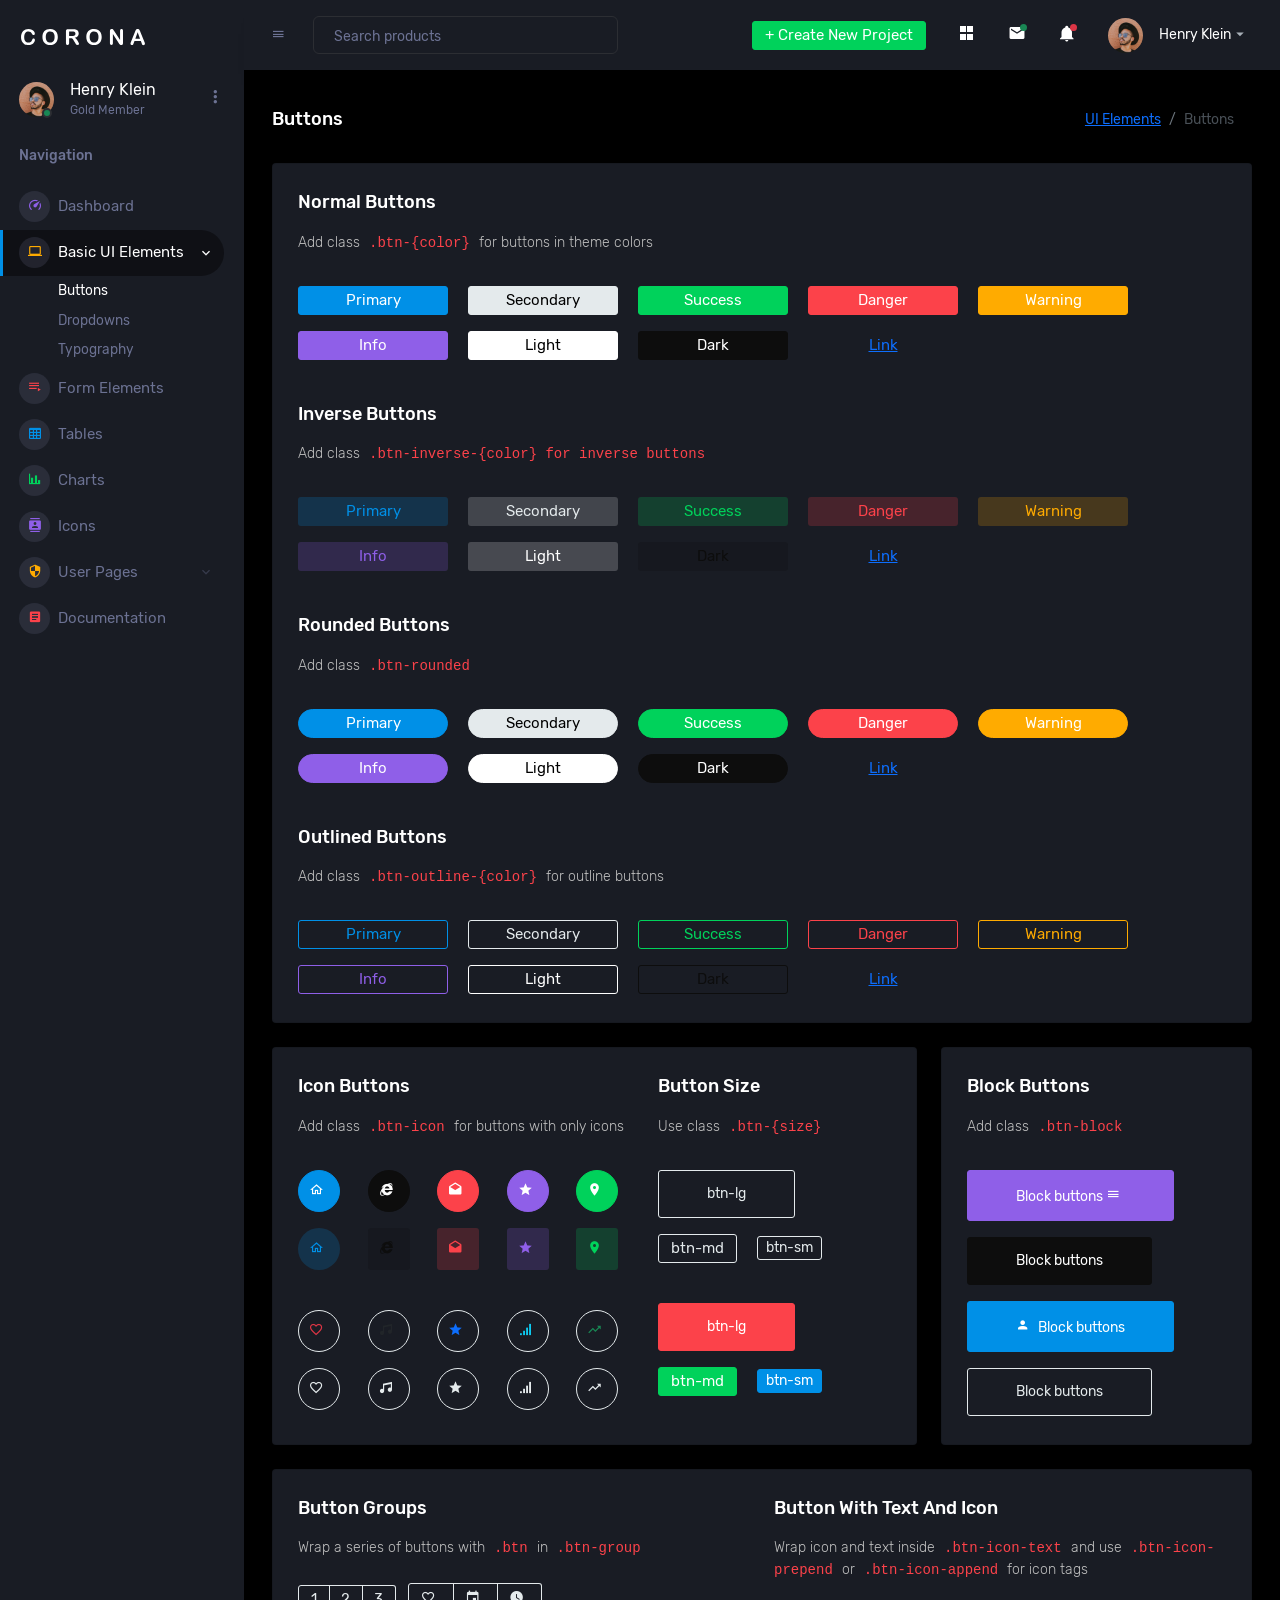
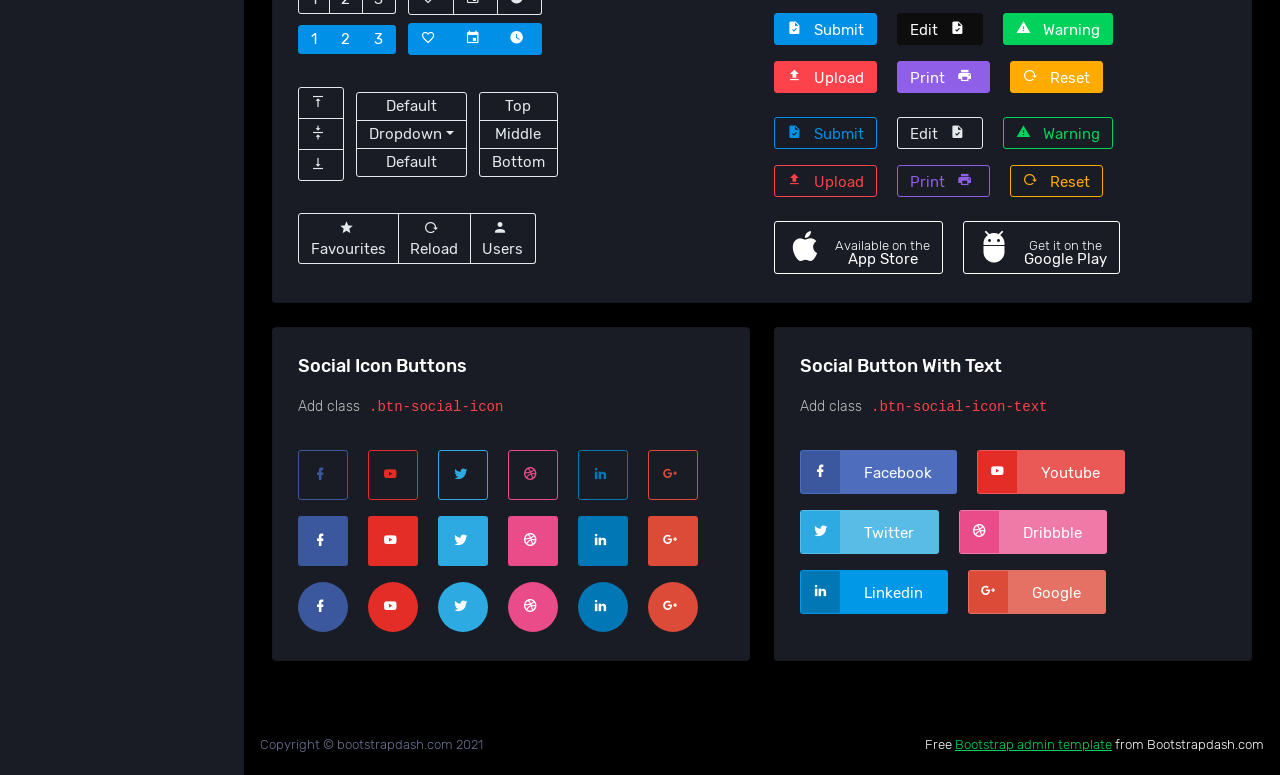
<file: webApp/code/pages/ui-features/buttons.html>
<!DOCTYPE html>
<html lang="en">
  <head>
    <!-- Required meta tags -->
    <meta charset="utf-8">
    <meta name="viewport" content="width=device-width, initial-scale=1, shrink-to-fit=no">
    <title>Corona Admin</title>
    <!-- plugins:css -->
    <link rel="stylesheet" href="../../assets/vendors/mdi/css/materialdesignicons.min.css">
    <link rel="stylesheet" href="../../assets/vendors/css/vendor.bundle.base.css">
    <!-- endinject -->
    <!-- Plugin css for this page -->
    <!-- End Plugin css for this page -->
    <!-- inject:css -->
    <!-- endinject -->
    <!-- Layout styles -->
    <link rel="stylesheet" href="../../assets/css/style.css">
    <!-- End layout styles -->
    <link rel="shortcut icon" href="../../assets/images/favicon.png" />
  </head>
  <body>
    <div class="container-scroller">
      <!-- partial:../../partials/_sidebar.html -->
      <nav class="sidebar sidebar-offcanvas" id="sidebar">
        <div class="sidebar-brand-wrapper d-none d-lg-flex align-items-center justify-content-center fixed-top">
          <a class="sidebar-brand brand-logo" href="../../index.html"><img src="../../assets/images/logo.svg" alt="logo" /></a>
          <a class="sidebar-brand brand-logo-mini" href="../../index.html"><img src="../../assets/images/logo-mini.svg" alt="logo" /></a>
        </div>
        <ul class="nav">
          <li class="nav-item profile">
            <div class="profile-desc">
              <div class="profile-pic">
                <div class="count-indicator">
                  <img class="img-xs rounded-circle " src="../../assets/images/faces/face15.jpg" alt="">
                  <span class="count bg-success"></span>
                </div>
                <div class="profile-name">
                  <h5 class="mb-0 font-weight-normal">Henry Klein</h5>
                  <span>Gold Member</span>
                </div>
              </div>
              <a href="#" id="profile-dropdown" data-bs-toggle="dropdown"><i class="mdi mdi-dots-vertical"></i></a>
              <div class="dropdown-menu dropdown-menu-right sidebar-dropdown preview-list" aria-labelledby="profile-dropdown">
                <a href="#" class="dropdown-item preview-item">
                  <div class="preview-thumbnail">
                    <div class="preview-icon bg-dark rounded-circle">
                      <i class="mdi mdi-settings text-primary"></i>
                    </div>
                  </div>
                  <div class="preview-item-content">
                    <p class="preview-subject ellipsis mb-1 text-small">Account settings</p>
                  </div>
                </a>
                <div class="dropdown-divider"></div>
                <a href="#" class="dropdown-item preview-item">
                  <div class="preview-thumbnail">
                    <div class="preview-icon bg-dark rounded-circle">
                      <i class="mdi mdi-onepassword  text-info"></i>
                    </div>
                  </div>
                  <div class="preview-item-content">
                    <p class="preview-subject ellipsis mb-1 text-small">Change Password</p>
                  </div>
                </a>
                <div class="dropdown-divider"></div>
                <a href="#" class="dropdown-item preview-item">
                  <div class="preview-thumbnail">
                    <div class="preview-icon bg-dark rounded-circle">
                      <i class="mdi mdi-calendar-today text-success"></i>
                    </div>
                  </div>
                  <div class="preview-item-content">
                    <p class="preview-subject ellipsis mb-1 text-small">To-do list</p>
                  </div>
                </a>
              </div>
            </div>
          </li>
          <li class="nav-item nav-category">
            <span class="nav-link">Navigation</span>
          </li>
          <li class="nav-item menu-items">
            <a class="nav-link" href="../../index.html">
              <span class="menu-icon">
                <i class="mdi mdi-speedometer"></i>
              </span>
              <span class="menu-title">Dashboard</span>
            </a>
          </li>
          <li class="nav-item menu-items">
            <a class="nav-link" data-bs-toggle="collapse" href="#ui-basic" aria-expanded="false" aria-controls="ui-basic">
              <span class="menu-icon">
                <i class="mdi mdi-laptop"></i>
              </span>
              <span class="menu-title">Basic UI Elements</span>
              <i class="menu-arrow"></i>
            </a>
            <div class="collapse" id="ui-basic">
              <ul class="nav flex-column sub-menu">
                <li class="nav-item"> <a class="nav-link" href="../../pages/ui-features/buttons.html">Buttons</a></li>
                <li class="nav-item"> <a class="nav-link" href="../../pages/ui-features/dropdowns.html">Dropdowns</a></li>
                <li class="nav-item"> <a class="nav-link" href="../../pages/ui-features/typography.html">Typography</a></li>
              </ul>
            </div>
          </li>
          <li class="nav-item menu-items">
            <a class="nav-link" href="../../pages/forms/basic_elements.html">
              <span class="menu-icon">
                <i class="mdi mdi-playlist-play"></i>
              </span>
              <span class="menu-title">Form Elements</span>
            </a>
          </li>
          <li class="nav-item menu-items">
            <a class="nav-link" href="../../pages/tables/basic-table.html">
              <span class="menu-icon">
                <i class="mdi mdi-table-large"></i>
              </span>
              <span class="menu-title">Tables</span>
            </a>
          </li>
          <li class="nav-item menu-items">
            <a class="nav-link" href="../../pages/charts/chartjs.html">
              <span class="menu-icon">
                <i class="mdi mdi-chart-bar"></i>
              </span>
              <span class="menu-title">Charts</span>
            </a>
          </li>
          <li class="nav-item menu-items">
            <a class="nav-link" href="../../pages/icons/mdi.html">
              <span class="menu-icon">
                <i class="mdi mdi-contacts"></i>
              </span>
              <span class="menu-title">Icons</span>
            </a>
          </li>
          <li class="nav-item menu-items">
            <a class="nav-link" data-bs-toggle="collapse" href="#auth" aria-expanded="false" aria-controls="auth">
              <span class="menu-icon">
                <i class="mdi mdi-security"></i>
              </span>
              <span class="menu-title">User Pages</span>
              <i class="menu-arrow"></i>
            </a>
            <div class="collapse" id="auth">
              <ul class="nav flex-column sub-menu">
                <li class="nav-item"> <a class="nav-link" href="../../pages/samples/blank-page.html"> Blank Page </a></li>
                <li class="nav-item"> <a class="nav-link" href="../../pages/samples/error-404.html"> 404 </a></li>
                <li class="nav-item"> <a class="nav-link" href="../../pages/samples/error-500.html"> 500 </a></li>
                <li class="nav-item"> <a class="nav-link" href="../../pages/samples/login.html"> Login </a></li>
                <li class="nav-item"> <a class="nav-link" href="../../pages/samples/register.html"> Register </a></li>
              </ul>
            </div>
          </li>
          <li class="nav-item menu-items">
            <a class="nav-link" href="http://www.bootstrapdash.com/demo/corona-free/jquery/documentation/documentation.html">
              <span class="menu-icon">
                <i class="mdi mdi-file-document-box"></i>
              </span>
              <span class="menu-title">Documentation</span>
            </a>
          </li>
        </ul>
      </nav>
      <!-- partial -->
      <div class="container-fluid page-body-wrapper">
        <!-- partial:../../partials/_navbar.html -->
        <nav class="navbar p-0 fixed-top d-flex flex-row">
          <div class="navbar-brand-wrapper d-flex d-lg-none align-items-center justify-content-center">
            <a class="navbar-brand brand-logo-mini" href="../../index.html"><img src="../../assets/images/logo-mini.svg" alt="logo" /></a>
          </div>
          <div class="navbar-menu-wrapper flex-grow d-flex align-items-stretch">
            <button class="navbar-toggler navbar-toggler align-self-center" type="button" data-toggle="minimize">
              <span class="mdi mdi-menu"></span>
            </button>
            <ul class="navbar-nav w-100">
              <li class="nav-item w-100">
                <form class="nav-link mt-2 mt-md-0 d-none d-lg-flex search">
                  <input type="text" class="form-control" placeholder="Search products">
                </form>
              </li>
            </ul>
            <ul class="navbar-nav navbar-nav-right">
              <li class="nav-item dropdown d-none d-lg-block">
                <a class="nav-link btn btn-success create-new-button" id="createbuttonDropdown" data-bs-toggle="dropdown" aria-expanded="false" href="#">+ Create New Project</a>
                <div class="dropdown-menu dropdown-menu-right navbar-dropdown preview-list" aria-labelledby="createbuttonDropdown">
                  <h6 class="p-3 mb-0">Projects</h6>
                  <div class="dropdown-divider"></div>
                  <a class="dropdown-item preview-item">
                    <div class="preview-thumbnail">
                      <div class="preview-icon bg-dark rounded-circle">
                        <i class="mdi mdi-file-outline text-primary"></i>
                      </div>
                    </div>
                    <div class="preview-item-content">
                      <p class="preview-subject ellipsis mb-1">Software Development</p>
                    </div>
                  </a>
                  <div class="dropdown-divider"></div>
                  <a class="dropdown-item preview-item">
                    <div class="preview-thumbnail">
                      <div class="preview-icon bg-dark rounded-circle">
                        <i class="mdi mdi-web text-info"></i>
                      </div>
                    </div>
                    <div class="preview-item-content">
                      <p class="preview-subject ellipsis mb-1">UI Development</p>
                    </div>
                  </a>
                  <div class="dropdown-divider"></div>
                  <a class="dropdown-item preview-item">
                    <div class="preview-thumbnail">
                      <div class="preview-icon bg-dark rounded-circle">
                        <i class="mdi mdi-layers text-danger"></i>
                      </div>
                    </div>
                    <div class="preview-item-content">
                      <p class="preview-subject ellipsis mb-1">Software Testing</p>
                    </div>
                  </a>
                  <div class="dropdown-divider"></div>
                  <p class="p-3 mb-0 text-center">See all projects</p>
                </div>
              </li>
              <li class="nav-item nav-settings d-none d-lg-block">
                <a class="nav-link" href="#">
                  <i class="mdi mdi-view-grid"></i>
                </a>
              </li>
              <li class="nav-item dropdown border-left">
                <a class="nav-link count-indicator dropdown-toggle" id="messageDropdown" href="#" data-bs-toggle="dropdown" aria-expanded="false">
                  <i class="mdi mdi-email"></i>
                  <span class="count bg-success"></span>
                </a>
                <div class="dropdown-menu dropdown-menu-right navbar-dropdown preview-list" aria-labelledby="messageDropdown">
                  <h6 class="p-3 mb-0">Messages</h6>
                  <div class="dropdown-divider"></div>
                  <a class="dropdown-item preview-item">
                    <div class="preview-thumbnail">
                      <img src="../../assets/images/faces/face4.jpg" alt="image" class="rounded-circle profile-pic">
                    </div>
                    <div class="preview-item-content">
                      <p class="preview-subject ellipsis mb-1">Mark send you a message</p>
                      <p class="text-muted mb-0"> 1 Minutes ago </p>
                    </div>
                  </a>
                  <div class="dropdown-divider"></div>
                  <a class="dropdown-item preview-item">
                    <div class="preview-thumbnail">
                      <img src="../../assets/images/faces/face2.jpg" alt="image" class="rounded-circle profile-pic">
                    </div>
                    <div class="preview-item-content">
                      <p class="preview-subject ellipsis mb-1">Cregh send you a message</p>
                      <p class="text-muted mb-0"> 15 Minutes ago </p>
                    </div>
                  </a>
                  <div class="dropdown-divider"></div>
                  <a class="dropdown-item preview-item">
                    <div class="preview-thumbnail">
                      <img src="../../assets/images/faces/face3.jpg" alt="image" class="rounded-circle profile-pic">
                    </div>
                    <div class="preview-item-content">
                      <p class="preview-subject ellipsis mb-1">Profile picture updated</p>
                      <p class="text-muted mb-0"> 18 Minutes ago </p>
                    </div>
                  </a>
                  <div class="dropdown-divider"></div>
                  <p class="p-3 mb-0 text-center">4 new messages</p>
                </div>
              </li>
              <li class="nav-item dropdown border-left">
                <a class="nav-link count-indicator dropdown-toggle" id="notificationDropdown" href="#" data-bs-toggle="dropdown">
                  <i class="mdi mdi-bell"></i>
                  <span class="count bg-danger"></span>
                </a>
                <div class="dropdown-menu dropdown-menu-right navbar-dropdown preview-list" aria-labelledby="notificationDropdown">
                  <h6 class="p-3 mb-0">Notifications</h6>
                  <div class="dropdown-divider"></div>
                  <a class="dropdown-item preview-item">
                    <div class="preview-thumbnail">
                      <div class="preview-icon bg-dark rounded-circle">
                        <i class="mdi mdi-calendar text-success"></i>
                      </div>
                    </div>
                    <div class="preview-item-content">
                      <p class="preview-subject mb-1">Event today</p>
                      <p class="text-muted ellipsis mb-0"> Just a reminder that you have an event today </p>
                    </div>
                  </a>
                  <div class="dropdown-divider"></div>
                  <a class="dropdown-item preview-item">
                    <div class="preview-thumbnail">
                      <div class="preview-icon bg-dark rounded-circle">
                        <i class="mdi mdi-settings text-danger"></i>
                      </div>
                    </div>
                    <div class="preview-item-content">
                      <p class="preview-subject mb-1">Settings</p>
                      <p class="text-muted ellipsis mb-0"> Update dashboard </p>
                    </div>
                  </a>
                  <div class="dropdown-divider"></div>
                  <a class="dropdown-item preview-item">
                    <div class="preview-thumbnail">
                      <div class="preview-icon bg-dark rounded-circle">
                        <i class="mdi mdi-link-variant text-warning"></i>
                      </div>
                    </div>
                    <div class="preview-item-content">
                      <p class="preview-subject mb-1">Launch Admin</p>
                      <p class="text-muted ellipsis mb-0"> New admin wow! </p>
                    </div>
                  </a>
                  <div class="dropdown-divider"></div>
                  <p class="p-3 mb-0 text-center">See all notifications</p>
                </div>
              </li>
              <li class="nav-item dropdown">
                <a class="nav-link" id="profileDropdown" href="#" data-bs-toggle="dropdown">
                  <div class="navbar-profile">
                    <img class="img-xs rounded-circle" src="../../assets/images/faces/face15.jpg" alt="">
                    <p class="mb-0 d-none d-sm-block navbar-profile-name">Henry Klein</p>
                    <i class="mdi mdi-menu-down d-none d-sm-block"></i>
                  </div>
                </a>
                <div class="dropdown-menu dropdown-menu-right navbar-dropdown preview-list" aria-labelledby="profileDropdown">
                  <h6 class="p-3 mb-0">Profile</h6>
                  <div class="dropdown-divider"></div>
                  <a class="dropdown-item preview-item">
                    <div class="preview-thumbnail">
                      <div class="preview-icon bg-dark rounded-circle">
                        <i class="mdi mdi-settings text-success"></i>
                      </div>
                    </div>
                    <div class="preview-item-content">
                      <p class="preview-subject mb-1">Settings</p>
                    </div>
                  </a>
                  <div class="dropdown-divider"></div>
                  <a class="dropdown-item preview-item">
                    <div class="preview-thumbnail">
                      <div class="preview-icon bg-dark rounded-circle">
                        <i class="mdi mdi-logout text-danger"></i>
                      </div>
                    </div>
                    <div class="preview-item-content">
                      <p class="preview-subject mb-1">Log out</p>
                    </div>
                  </a>
                  <div class="dropdown-divider"></div>
                  <p class="p-3 mb-0 text-center">Advanced settings</p>
                </div>
              </li>
            </ul>
            <button class="navbar-toggler navbar-toggler-right d-lg-none align-self-center" type="button" data-toggle="offcanvas">
              <span class="mdi mdi-format-line-spacing"></span>
            </button>
          </div>
        </nav>
        <!-- partial -->
        <div class="main-panel">
          <div class="content-wrapper">
            <div class="page-header">
              <h3 class="page-title"> Buttons </h3>
              <nav aria-label="breadcrumb">
                <ol class="breadcrumb">
                  <li class="breadcrumb-item"><a href="#">UI Elements</a></li>
                  <li class="breadcrumb-item active" aria-current="page">Buttons</li>
                </ol>
              </nav>
            </div>
            <div class="row">
              <div class="col-12 grid-margin stretch-card">
                <div class="card">
                  <div class="card-body">
                    <h4 class="card-title">Normal buttons</h4>
                    <p class="card-description">Add class <code>.btn-{color}</code> for buttons in theme colors</p>
                    <div class="template-demo">
                      <button type="button" class="btn btn-primary btn-fw">Primary</button>
                      <button type="button" class="btn btn-secondary btn-fw">Secondary</button>
                      <button type="button" class="btn btn-success btn-fw">Success</button>
                      <button type="button" class="btn btn-danger btn-fw">Danger</button>
                      <button type="button" class="btn btn-warning btn-fw">Warning</button>
                      <button type="button" class="btn btn-info btn-fw">Info</button>
                      <button type="button" class="btn btn-light btn-fw">Light</button>
                      <button type="button" class="btn btn-dark btn-fw">Dark</button>
                      <button type="button" class="btn btn-link btn-fw">Link</button>
                    </div>
                  </div>
                  <div class="card-body">
                    <h4 class="card-title">Inverse buttons</h4>
                    <p class="card-description">Add class <code>.btn-inverse-{color} for inverse buttons</code></p>
                    <div class="template-demo">
                      <button type="button" class="btn btn-inverse-primary btn-fw">Primary</button>
                      <button type="button" class="btn btn-inverse-secondary btn-fw">Secondary</button>
                      <button type="button" class="btn btn-inverse-success btn-fw">Success</button>
                      <button type="button" class="btn btn-inverse-danger btn-fw">Danger</button>
                      <button type="button" class="btn btn-inverse-warning btn-fw">Warning</button>
                      <button type="button" class="btn btn-inverse-info btn-fw">Info</button>
                      <button type="button" class="btn btn-inverse-light btn-fw">Light</button>
                      <button type="button" class="btn btn-inverse-dark btn-fw">Dark</button>
                      <button type="button" class="btn btn-link btn-fw">Link</button>
                    </div>
                  </div>
                  <div class="card-body">
                    <h4 class="card-title">Rounded buttons</h4>
                    <p class="card-description">Add class <code>.btn-rounded</code></p>
                    <div class="template-demo">
                      <button type="button" class="btn btn-primary btn-rounded btn-fw">Primary</button>
                      <button type="button" class="btn btn-secondary btn-rounded btn-fw">Secondary</button>
                      <button type="button" class="btn btn-success btn-rounded btn-fw">Success</button>
                      <button type="button" class="btn btn-danger btn-rounded btn-fw">Danger</button>
                      <button type="button" class="btn btn-warning btn-rounded btn-fw">Warning</button>
                      <button type="button" class="btn btn-info btn-rounded btn-fw">Info</button>
                      <button type="button" class="btn btn-light btn-rounded btn-fw">Light</button>
                      <button type="button" class="btn btn-dark btn-rounded btn-fw">Dark</button>
                      <button type="button" class="btn btn-link btn-rounded btn-fw">Link</button>
                    </div>
                  </div>
                  <div class="card-body">
                    <h4 class="card-title">Outlined buttons</h4>
                    <p class="card-description">Add class <code>.btn-outline-{color}</code> for outline buttons</p>
                    <div class="template-demo">
                      <button type="button" class="btn btn-outline-primary btn-fw">Primary</button>
                      <button type="button" class="btn btn-outline-secondary btn-fw">Secondary</button>
                      <button type="button" class="btn btn-outline-success btn-fw">Success</button>
                      <button type="button" class="btn btn-outline-danger btn-fw">Danger</button>
                      <button type="button" class="btn btn-outline-warning btn-fw">Warning</button>
                      <button type="button" class="btn btn-outline-info btn-fw">Info</button>
                      <button type="button" class="btn btn-outline-light btn-fw">Light</button>
                      <button type="button" class="btn btn-outline-dark btn-fw">Dark</button>
                      <button type="button" class="btn btn-link btn-fw">Link</button>
                    </div>
                  </div>
                </div>
              </div>
              <div class="col-md-8 grid-margin stretch-card">
                <div class="card">
                  <div class="card-body">
                    <div class="row">
                      <div class="col-md-7">
                        <h4 class="card-title">Icon Buttons</h4>
                        <p class="card-description">Add class <code>.btn-icon</code> for buttons with only icons</p>
                        <div class="template-demo d-flex justify-content-between flex-nowrap">
                          <button type="button" class="btn btn-primary btn-rounded btn-icon">
                            <i class="mdi mdi-home-outline"></i>
                          </button>
                          <button type="button" class="btn btn-dark btn-rounded btn-icon">
                            <i class="mdi mdi-internet-explorer"></i>
                          </button>
                          <button type="button" class="btn btn-danger btn-rounded btn-icon">
                            <i class="mdi mdi-email-open"></i>
                          </button>
                          <button type="button" class="btn btn-info btn-rounded btn-icon">
                            <i class="mdi mdi-star"></i>
                          </button>
                          <button type="button" class="btn btn-success btn-rounded btn-icon">
                            <i class="mdi mdi-map-marker"></i>
                          </button>
                        </div>
                        <div class="template-demo d-flex justify-content-between flex-nowrap">
                          <button type="button" class="btn btn-inverse-primary btn-rounded btn-icon">
                            <i class="mdi mdi-home-outline"></i>
                          </button>
                          <button type="button" class="btn btn-inverse-dark btn-icon">
                            <i class="mdi mdi-internet-explorer"></i>
                          </button>
                          <button type="button" class="btn btn-inverse-danger btn-icon">
                            <i class="mdi mdi-email-open"></i>
                          </button>
                          <button type="button" class="btn btn-inverse-info btn-icon">
                            <i class="mdi mdi-star"></i>
                          </button>
                          <button type="button" class="btn btn-inverse-success btn-icon">
                            <i class="mdi mdi-map-marker"></i>
                          </button>
                        </div>
                        <div class="template-demo d-flex justify-content-between flex-nowrap mt-4">
                          <button type="button" class="btn btn-outline-secondary btn-rounded btn-icon">
                            <i class="mdi mdi-heart-outline text-danger"></i>
                          </button>
                          <button type="button" class="btn btn-outline-secondary btn-rounded btn-icon">
                            <i class="mdi mdi-music text-dark"></i>
                          </button>
                          <button type="button" class="btn btn-outline-secondary btn-rounded btn-icon">
                            <i class="mdi mdi-star text-primary"></i>
                          </button>
                          <button type="button" class="btn btn-outline-secondary btn-rounded btn-icon">
                            <i class="mdi mdi-signal text-info"></i>
                          </button>
                          <button type="button" class="btn btn-outline-secondary btn-rounded btn-icon">
                            <i class="mdi mdi-trending-up text-success"></i>
                          </button>
                        </div>
                        <div class="template-demo d-flex justify-content-between flex-nowrap">
                          <button type="button" class="btn btn-outline-secondary btn-rounded btn-icon">
                            <i class="mdi mdi-heart-outline"></i>
                          </button>
                          <button type="button" class="btn btn-outline-secondary btn-rounded btn-icon">
                            <i class="mdi mdi-music"></i>
                          </button>
                          <button type="button" class="btn btn-outline-secondary btn-rounded btn-icon">
                            <i class="mdi mdi-star"></i>
                          </button>
                          <button type="button" class="btn btn-outline-secondary btn-rounded btn-icon">
                            <i class="mdi mdi-signal"></i>
                          </button>
                          <button type="button" class="btn btn-outline-secondary btn-rounded btn-icon">
                            <i class="mdi mdi-trending-up"></i>
                          </button>
                        </div>
                      </div>
                      <div class="col-md-5">
                        <h4 class="card-title">Button Size</h4>
                        <p class="card-description">Use class <code>.btn-{size}</code></p>
                        <div class="template-demo">
                          <button type="button" class="btn btn-outline-secondary btn-lg">btn-lg</button>
                          <button type="button" class="btn btn-outline-secondary btn-md">btn-md</button>
                          <button type="button" class="btn btn-outline-secondary btn-sm">btn-sm</button>
                        </div>
                        <div class="template-demo mt-4">
                          <button type="button" class="btn btn-danger btn-lg">btn-lg</button>
                          <button type="button" class="btn btn-success btn-md">btn-md</button>
                          <button type="button" class="btn btn-primary btn-sm">btn-sm</button>
                        </div>
                      </div>
                    </div>
                  </div>
                </div>
              </div>
              <div class="col-md-4 grid-margin stretch-card">
                <div class="card">
                  <div class="card-body">
                    <h4 class="card-title">Block buttons</h4>
                    <p class="card-description">Add class <code>.btn-block</code></p>
                    <div class="template-demo">
                      <button type="button" class="btn btn-info btn-lg btn-block">Block buttons <i class="mdi mdi-menu float-right"></i>
                      </button>
                      <button type="button" class="btn btn-dark btn-lg btn-block">Block buttons</button>
                      <button type="button" class="btn btn-primary btn-lg btn-block">
                        <i class="mdi mdi-account"></i> Block buttons </button>
                      <button type="button" class="btn btn-outline-secondary btn-lg btn-block">Block buttons</button>
                    </div>
                  </div>
                </div>
              </div>
              <div class="col-12 grid-margin">
                <div class="card">
                  <div class="card-body">
                    <div class="row">
                      <div class="col-md-6">
                        <h4 class="card-title">Button groups</h4>
                        <p class="card-description">Wrap a series of buttons with <code>.btn</code> in <code>.btn-group</code></p>
                        <div class="template-demo">
                          <div class="btn-group" role="group" aria-label="Basic example">
                            <button type="button" class="btn btn-outline-secondary">1</button>
                            <button type="button" class="btn btn-outline-secondary">2</button>
                            <button type="button" class="btn btn-outline-secondary">3</button>
                          </div>
                          <div class="btn-group" role="group" aria-label="Basic example">
                            <button type="button" class="btn btn-outline-secondary">
                              <i class="mdi mdi-heart-outline"></i>
                            </button>
                            <button type="button" class="btn btn-outline-secondary">
                              <i class="mdi mdi-calendar"></i>
                            </button>
                            <button type="button" class="btn btn-outline-secondary">
                              <i class="mdi mdi-clock"></i>
                            </button>
                          </div>
                        </div>
                        <div class="template-demo">
                          <div class="btn-group" role="group" aria-label="Basic example">
                            <button type="button" class="btn btn-primary">1</button>
                            <button type="button" class="btn btn-primary">2</button>
                            <button type="button" class="btn btn-primary">3</button>
                          </div>
                          <div class="btn-group" role="group" aria-label="Basic example">
                            <button type="button" class="btn btn-primary">
                              <i class="mdi mdi-heart-outline"></i>
                            </button>
                            <button type="button" class="btn btn-primary">
                              <i class="mdi mdi-calendar"></i>
                            </button>
                            <button type="button" class="btn btn-primary">
                              <i class="mdi mdi-clock"></i>
                            </button>
                          </div>
                        </div>
                        <div class="template-demo mt-4">
                          <div class="btn-group-vertical" role="group" aria-label="Basic example">
                            <button type="button" class="btn btn-outline-secondary">
                              <i class="mdi mdi-format-vertical-align-top"></i>
                            </button>
                            <button type="button" class="btn btn-outline-secondary">
                              <i class="mdi mdi-format-vertical-align-center"></i>
                            </button>
                            <button type="button" class="btn btn-outline-secondary">
                              <i class="mdi mdi-format-vertical-align-bottom"></i>
                            </button>
                          </div>
                          <div class="btn-group-vertical" role="group" aria-label="Basic example">
                            <button type="button" class="btn btn-outline-secondary">Default</button>
                            <div class="btn-group">
                              <button type="button" class="btn btn-outline-secondary dropdown-toggle" data-bs-toggle="dropdown">Dropdown</button>
                              <div class="dropdown-menu">
                                <a class="dropdown-item">Go back</a>
                                <a class="dropdown-item">Delete</a>
                                <a class="dropdown-item">Swap</a>
                              </div>
                            </div>
                            <button type="button" class="btn btn-outline-secondary">Default</button>
                          </div>
                          <div class="btn-group-vertical" role="group" aria-label="Basic example">
                            <button type="button" class="btn btn-outline-secondary">Top</button>
                            <button type="button" class="btn btn-outline-secondary">Middle</button>
                            <button type="button" class="btn btn-outline-secondary">Bottom</button>
                          </div>
                        </div>
                        <div class="template-demo mt-4">
                          <div class="btn-group" role="group" aria-label="Basic example">
                            <button type="button" class="btn btn-outline-secondary">
                              <i class="mdi mdi-star d-block mb-1"></i> Favourites </button>
                            <button type="button" class="btn btn-outline-secondary">
                              <i class="mdi mdi-reload d-block mb-1"></i> Reload </button>
                            <button type="button" class="btn btn-outline-secondary">
                              <i class="mdi mdi-account d-block mb-1"></i> Users </button>
                          </div>
                        </div>
                      </div>
                      <div class="col-md-6">
                        <h4 class="card-title">Button with text and icon</h4>
                        <p class="card-description">Wrap icon and text inside <code>.btn-icon-text</code> and use <code>.btn-icon-prepend</code> or <code>.btn-icon-append</code> for icon tags</p>
                        <div class="template-demo">
                          <button type="button" class="btn btn-primary btn-icon-text">
                            <i class="mdi mdi-file-check btn-icon-prepend"></i> Submit </button>
                          <button type="button" class="btn btn-dark btn-icon-text"> Edit <i class="mdi mdi-file-check btn-icon-append"></i>
                          </button>
                          <button type="button" class="btn btn-success btn-icon-text">
                            <i class="mdi mdi-alert btn-icon-prepend"></i> Warning </button>
                        </div>
                        <div class="template-demo">
                          <button type="button" class="btn btn-danger btn-icon-text">
                            <i class="mdi mdi-upload btn-icon-prepend"></i> Upload </button>
                          <button type="button" class="btn btn-info btn-icon-text"> Print <i class="mdi mdi-printer btn-icon-append"></i>
                          </button>
                          <button type="button" class="btn btn-warning btn-icon-text">
                            <i class="mdi mdi-reload btn-icon-prepend"></i> Reset </button>
                        </div>
                        <div class="template-demo mt-2">
                          <button type="button" class="btn btn-outline-primary btn-icon-text">
                            <i class="mdi mdi-file-check btn-icon-prepend"></i> Submit </button>
                          <button type="button" class="btn btn-outline-secondary btn-icon-text"> Edit <i class="mdi mdi-file-check btn-icon-append"></i>
                          </button>
                          <button type="button" class="btn btn-outline-success btn-icon-text">
                            <i class="mdi mdi-alert btn-icon-prepend"></i> Warning </button>
                        </div>
                        <div class="template-demo">
                          <button type="button" class="btn btn-outline-danger btn-icon-text">
                            <i class="mdi mdi-upload btn-icon-prepend"></i> Upload </button>
                          <button type="button" class="btn btn-outline-info btn-icon-text"> Print <i class="mdi mdi-printer btn-icon-append"></i>
                          </button>
                          <button type="button" class="btn btn-outline-warning btn-icon-text">
                            <i class="mdi mdi-reload btn-icon-prepend"></i> Reset </button>
                        </div>
                        <div class="template-demo mt-2">
                          <button class="btn btn-outline-light btn-icon-text">
                            <i class="mdi mdi-apple btn-icon-prepend mdi-36px"></i>
                            <span class="d-inline-block text-left">
                              <small class="font-weight-light d-block">Available on the</small> App Store </span>
                          </button>
                          <button class="btn btn-outline-light btn-icon-text">
                            <i class="mdi mdi-android-debug-bridge btn-icon-prepend mdi-36px"></i>
                            <span class="d-inline-block text-left">
                              <small class="font-weight-light d-block">Get it on the</small> Google Play </span>
                          </button>
                        </div>
                      </div>
                    </div>
                  </div>
                </div>
              </div>
              <div class="col-md-6 grid-margin stretch-card">
                <div class="card">
                  <div class="card-body">
                    <h4 class="card-title">Social Icon Buttons</h4>
                    <p class="card-description">Add class <code>.btn-social-icon</code></p>
                    <div class="template-demo">
                      <button type="button" class="btn btn-social-icon btn-outline-facebook"><i class="mdi mdi-facebook"></i></button>
                      <button type="button" class="btn btn-social-icon btn-outline-youtube"><i class="mdi mdi-youtube"></i></button>
                      <button type="button" class="btn btn-social-icon btn-outline-twitter"><i class="mdi mdi-twitter"></i></button>
                      <button type="button" class="btn btn-social-icon btn-outline-dribbble"><i class="mdi mdi-dribbble"></i></button>
                      <button type="button" class="btn btn-social-icon btn-outline-linkedin"><i class="mdi mdi-linkedin"></i></button>
                      <button type="button" class="btn btn-social-icon btn-outline-google"><i class="mdi mdi-google-plus"></i></button>
                    </div>
                    <div class="template-demo">
                      <button type="button" class="btn btn-social-icon btn-facebook"><i class="mdi mdi-facebook"></i></button>
                      <button type="button" class="btn btn-social-icon btn-youtube"><i class="mdi mdi-youtube"></i></button>
                      <button type="button" class="btn btn-social-icon btn-twitter"><i class="mdi mdi-twitter"></i></button>
                      <button type="button" class="btn btn-social-icon btn-dribbble"><i class="mdi mdi-dribbble"></i></button>
                      <button type="button" class="btn btn-social-icon btn-linkedin"><i class="mdi mdi-linkedin"></i></button>
                      <button type="button" class="btn btn-social-icon btn-google"><i class="mdi mdi-google-plus"></i></button>
                    </div>
                    <div class="template-demo">
                      <button type="button" class="btn btn-social-icon btn-facebook btn-rounded"><i class="mdi mdi-facebook"></i></button>
                      <button type="button" class="btn btn-social-icon btn-youtube btn-rounded"><i class="mdi mdi-youtube"></i></button>
                      <button type="button" class="btn btn-social-icon btn-twitter btn-rounded"><i class="mdi mdi-twitter"></i></button>
                      <button type="button" class="btn btn-social-icon btn-dribbble btn-rounded"><i class="mdi mdi-dribbble"></i></button>
                      <button type="button" class="btn btn-social-icon btn-linkedin btn-rounded"><i class="mdi mdi-linkedin"></i></button>
                      <button type="button" class="btn btn-social-icon btn-google btn-rounded"><i class="mdi mdi-google-plus"></i></button>
                    </div>
                  </div>
                </div>
              </div>
              <div class="col-md-6 grid-margin stretch-card">
                <div class="card">
                  <div class="card-body">
                    <h4 class="card-title">Social button with text</h4>
                    <p class="card-description">Add class <code>.btn-social-icon-text</code></p>
                    <div class="template-demo">
                      <button type="button" class="btn btn-social-icon-text btn-facebook"><i class="mdi mdi-facebook"></i>Facebook</button>
                      <button type="button" class="btn btn-social-icon-text btn-youtube"><i class="mdi mdi-youtube"></i>Youtube</button>
                      <button type="button" class="btn btn-social-icon-text btn-twitter"><i class="mdi mdi-twitter"></i>Twitter</button>
                      <button type="button" class="btn btn-social-icon-text btn-dribbble"><i class="mdi mdi-dribbble"></i>Dribbble</button>
                      <button type="button" class="btn btn-social-icon-text btn-linkedin"><i class="mdi mdi-linkedin"></i>Linkedin</button>
                      <button type="button" class="btn btn-social-icon-text btn-google"><i class="mdi mdi-google-plus"></i>Google</button>
                    </div>
                  </div>
                </div>
              </div>
            </div>
          </div>
          <!-- content-wrapper ends -->
          <!-- partial:../../partials/_footer.html -->
          <footer class="footer">
            <div class="d-sm-flex justify-content-center justify-content-sm-between">
              <span class="text-muted d-block text-center text-sm-left d-sm-inline-block">Copyright © bootstrapdash.com 2021</span>
              <span class="float-none float-sm-right d-block mt-1 mt-sm-0 text-center"> Free <a href="https://www.bootstrapdash.com/bootstrap-admin-template/" target="_blank">Bootstrap admin template</a> from Bootstrapdash.com</span>
            </div>
          </footer>
          <!-- partial -->
        </div>
        <!-- main-panel ends -->
      </div>
      <!-- page-body-wrapper ends -->
    </div>
    <!-- container-scroller -->
    <!-- plugins:js -->
    <script src="../../assets/vendors/js/vendor.bundle.base.js"></script>
    <!-- endinject -->
    <!-- Plugin js for this page -->
    <!-- End plugin js for this page -->
    <!-- inject:js -->
    <script src="../../assets/js/off-canvas.js"></script>
    <script src="../../assets/js/hoverable-collapse.js"></script>
    <script src="../../assets/js/misc.js"></script>
    <script src="../../assets/js/settings.js"></script>
    <script src="../../assets/js/todolist.js"></script>
    <!-- endinject -->
  </body>
</html>
</file>
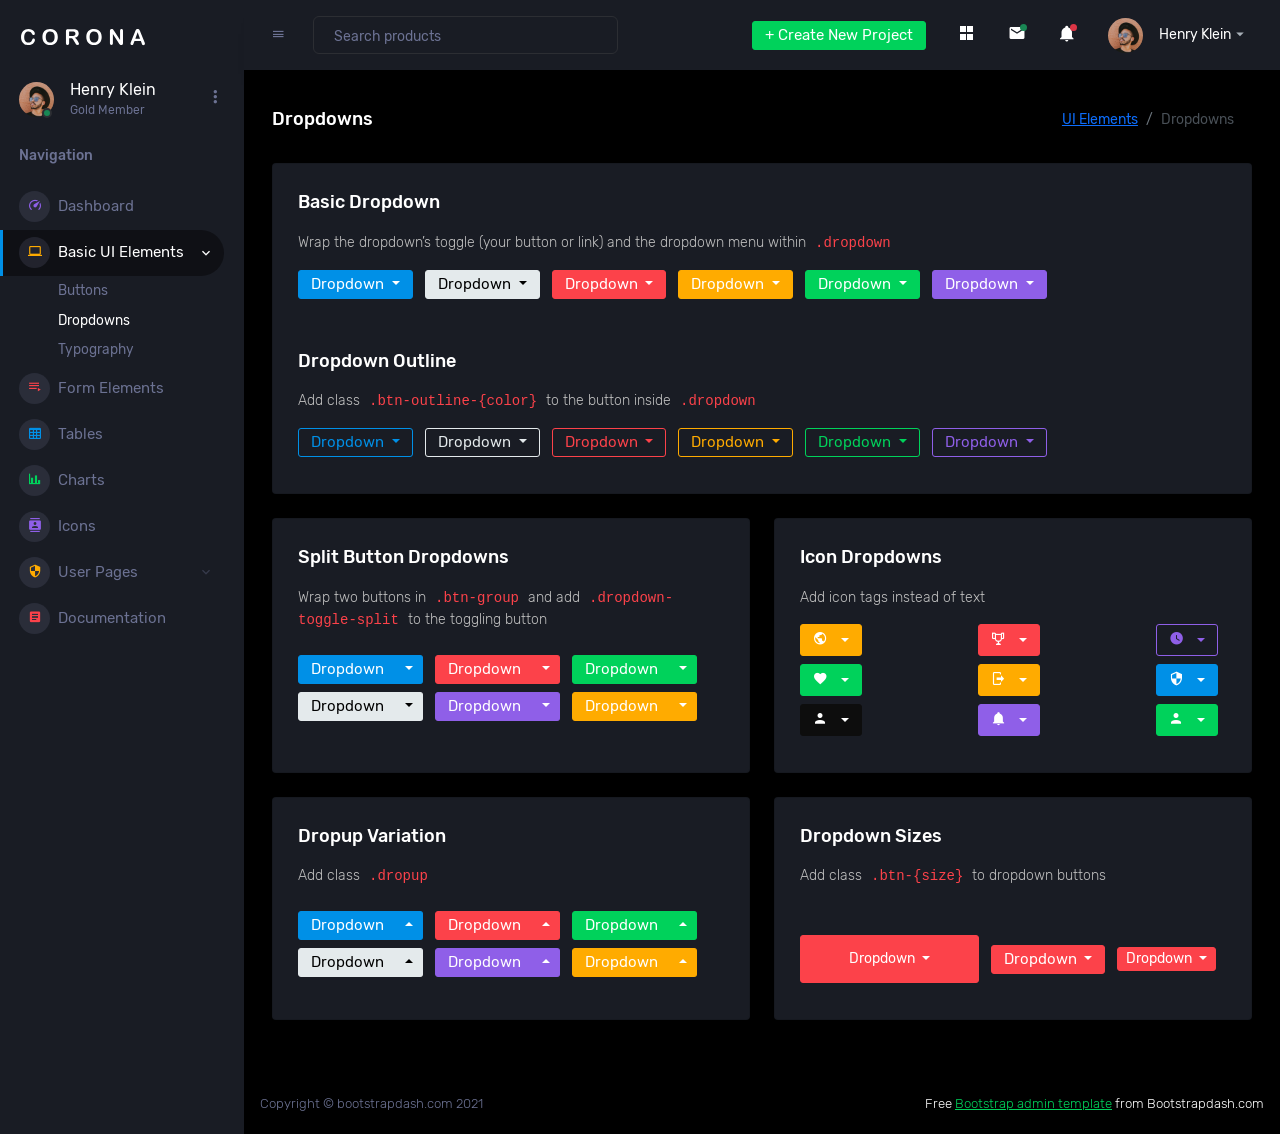
<file: webApp/code/pages/ui-features/dropdowns.html>
<!DOCTYPE html>
<html lang="en">
  <head>
    <!-- Required meta tags -->
    <meta charset="utf-8">
    <meta name="viewport" content="width=device-width, initial-scale=1, shrink-to-fit=no">
    <title>Corona Admin</title>
    <!-- plugins:css -->
    <link rel="stylesheet" href="../../assets/vendors/mdi/css/materialdesignicons.min.css">
    <link rel="stylesheet" href="../../assets/vendors/css/vendor.bundle.base.css">
    <!-- endinject -->
    <!-- Plugin css for this page -->
    <!-- End Plugin css for this page -->
    <!-- inject:css -->
    <!-- endinject -->
    <!-- Layout styles -->
    <link rel="stylesheet" href="../../assets/css/style.css">
    <!-- End layout styles -->
    <link rel="shortcut icon" href="../../assets/images/favicon.png" />
  </head>
  <body>
    <div class="container-scroller">
      <!-- partial:../../partials/_sidebar.html -->
      <nav class="sidebar sidebar-offcanvas" id="sidebar">
        <div class="sidebar-brand-wrapper d-none d-lg-flex align-items-center justify-content-center fixed-top">
          <a class="sidebar-brand brand-logo" href="../../index.html"><img src="../../assets/images/logo.svg" alt="logo" /></a>
          <a class="sidebar-brand brand-logo-mini" href="../../index.html"><img src="../../assets/images/logo-mini.svg" alt="logo" /></a>
        </div>
        <ul class="nav">
          <li class="nav-item profile">
            <div class="profile-desc">
              <div class="profile-pic">
                <div class="count-indicator">
                  <img class="img-xs rounded-circle " src="../../assets/images/faces/face15.jpg" alt="">
                  <span class="count bg-success"></span>
                </div>
                <div class="profile-name">
                  <h5 class="mb-0 font-weight-normal">Henry Klein</h5>
                  <span>Gold Member</span>
                </div>
              </div>
              <a href="#" id="profile-dropdown" data-bs-toggle="dropdown"><i class="mdi mdi-dots-vertical"></i></a>
              <div class="dropdown-menu dropdown-menu-right sidebar-dropdown preview-list" aria-labelledby="profile-dropdown">
                <a href="#" class="dropdown-item preview-item">
                  <div class="preview-thumbnail">
                    <div class="preview-icon bg-dark rounded-circle">
                      <i class="mdi mdi-settings text-primary"></i>
                    </div>
                  </div>
                  <div class="preview-item-content">
                    <p class="preview-subject ellipsis mb-1 text-small">Account settings</p>
                  </div>
                </a>
                <div class="dropdown-divider"></div>
                <a href="#" class="dropdown-item preview-item">
                  <div class="preview-thumbnail">
                    <div class="preview-icon bg-dark rounded-circle">
                      <i class="mdi mdi-onepassword  text-info"></i>
                    </div>
                  </div>
                  <div class="preview-item-content">
                    <p class="preview-subject ellipsis mb-1 text-small">Change Password</p>
                  </div>
                </a>
                <div class="dropdown-divider"></div>
                <a href="#" class="dropdown-item preview-item">
                  <div class="preview-thumbnail">
                    <div class="preview-icon bg-dark rounded-circle">
                      <i class="mdi mdi-calendar-today text-success"></i>
                    </div>
                  </div>
                  <div class="preview-item-content">
                    <p class="preview-subject ellipsis mb-1 text-small">To-do list</p>
                  </div>
                </a>
              </div>
            </div>
          </li>
          <li class="nav-item nav-category">
            <span class="nav-link">Navigation</span>
          </li>
          <li class="nav-item menu-items">
            <a class="nav-link" href="../../index.html">
              <span class="menu-icon">
                <i class="mdi mdi-speedometer"></i>
              </span>
              <span class="menu-title">Dashboard</span>
            </a>
          </li>
          <li class="nav-item menu-items">
            <a class="nav-link" data-bs-toggle="collapse" href="#ui-basic" aria-expanded="false" aria-controls="ui-basic">
              <span class="menu-icon">
                <i class="mdi mdi-laptop"></i>
              </span>
              <span class="menu-title">Basic UI Elements</span>
              <i class="menu-arrow"></i>
            </a>
            <div class="collapse" id="ui-basic">
              <ul class="nav flex-column sub-menu">
                <li class="nav-item"> <a class="nav-link" href="../../pages/ui-features/buttons.html">Buttons</a></li>
                <li class="nav-item"> <a class="nav-link" href="../../pages/ui-features/dropdowns.html">Dropdowns</a></li>
                <li class="nav-item"> <a class="nav-link" href="../../pages/ui-features/typography.html">Typography</a></li>
              </ul>
            </div>
          </li>
          <li class="nav-item menu-items">
            <a class="nav-link" href="../../pages/forms/basic_elements.html">
              <span class="menu-icon">
                <i class="mdi mdi-playlist-play"></i>
              </span>
              <span class="menu-title">Form Elements</span>
            </a>
          </li>
          <li class="nav-item menu-items">
            <a class="nav-link" href="../../pages/tables/basic-table.html">
              <span class="menu-icon">
                <i class="mdi mdi-table-large"></i>
              </span>
              <span class="menu-title">Tables</span>
            </a>
          </li>
          <li class="nav-item menu-items">
            <a class="nav-link" href="../../pages/charts/chartjs.html">
              <span class="menu-icon">
                <i class="mdi mdi-chart-bar"></i>
              </span>
              <span class="menu-title">Charts</span>
            </a>
          </li>
          <li class="nav-item menu-items">
            <a class="nav-link" href="../../pages/icons/mdi.html">
              <span class="menu-icon">
                <i class="mdi mdi-contacts"></i>
              </span>
              <span class="menu-title">Icons</span>
            </a>
          </li>
          <li class="nav-item menu-items">
            <a class="nav-link" data-bs-toggle="collapse" href="#auth" aria-expanded="false" aria-controls="auth">
              <span class="menu-icon">
                <i class="mdi mdi-security"></i>
              </span>
              <span class="menu-title">User Pages</span>
              <i class="menu-arrow"></i>
            </a>
            <div class="collapse" id="auth">
              <ul class="nav flex-column sub-menu">
                <li class="nav-item"> <a class="nav-link" href="../../pages/samples/blank-page.html"> Blank Page </a></li>
                <li class="nav-item"> <a class="nav-link" href="../../pages/samples/error-404.html"> 404 </a></li>
                <li class="nav-item"> <a class="nav-link" href="../../pages/samples/error-500.html"> 500 </a></li>
                <li class="nav-item"> <a class="nav-link" href="../../pages/samples/login.html"> Login </a></li>
                <li class="nav-item"> <a class="nav-link" href="../../pages/samples/register.html"> Register </a></li>
              </ul>
            </div>
          </li>
          <li class="nav-item menu-items">
            <a class="nav-link" href="http://www.bootstrapdash.com/demo/corona-free/jquery/documentation/documentation.html">
              <span class="menu-icon">
                <i class="mdi mdi-file-document-box"></i>
              </span>
              <span class="menu-title">Documentation</span>
            </a>
          </li>
        </ul>
      </nav>
      <!-- partial -->
      <div class="container-fluid page-body-wrapper">
        <!-- partial:../../partials/_navbar.html -->
        <nav class="navbar p-0 fixed-top d-flex flex-row">
          <div class="navbar-brand-wrapper d-flex d-lg-none align-items-center justify-content-center">
            <a class="navbar-brand brand-logo-mini" href="../../index.html"><img src="../../assets/images/logo-mini.svg" alt="logo" /></a>
          </div>
          <div class="navbar-menu-wrapper flex-grow d-flex align-items-stretch">
            <button class="navbar-toggler navbar-toggler align-self-center" type="button" data-toggle="minimize">
              <span class="mdi mdi-menu"></span>
            </button>
            <ul class="navbar-nav w-100">
              <li class="nav-item w-100">
                <form class="nav-link mt-2 mt-md-0 d-none d-lg-flex search">
                  <input type="text" class="form-control" placeholder="Search products">
                </form>
              </li>
            </ul>
            <ul class="navbar-nav navbar-nav-right">
              <li class="nav-item dropdown d-none d-lg-block">
                <a class="nav-link btn btn-success create-new-button" id="createbuttonDropdown" data-bs-toggle="dropdown" aria-expanded="false" href="#">+ Create New Project</a>
                <div class="dropdown-menu dropdown-menu-right navbar-dropdown preview-list" aria-labelledby="createbuttonDropdown">
                  <h6 class="p-3 mb-0">Projects</h6>
                  <div class="dropdown-divider"></div>
                  <a class="dropdown-item preview-item">
                    <div class="preview-thumbnail">
                      <div class="preview-icon bg-dark rounded-circle">
                        <i class="mdi mdi-file-outline text-primary"></i>
                      </div>
                    </div>
                    <div class="preview-item-content">
                      <p class="preview-subject ellipsis mb-1">Software Development</p>
                    </div>
                  </a>
                  <div class="dropdown-divider"></div>
                  <a class="dropdown-item preview-item">
                    <div class="preview-thumbnail">
                      <div class="preview-icon bg-dark rounded-circle">
                        <i class="mdi mdi-web text-info"></i>
                      </div>
                    </div>
                    <div class="preview-item-content">
                      <p class="preview-subject ellipsis mb-1">UI Development</p>
                    </div>
                  </a>
                  <div class="dropdown-divider"></div>
                  <a class="dropdown-item preview-item">
                    <div class="preview-thumbnail">
                      <div class="preview-icon bg-dark rounded-circle">
                        <i class="mdi mdi-layers text-danger"></i>
                      </div>
                    </div>
                    <div class="preview-item-content">
                      <p class="preview-subject ellipsis mb-1">Software Testing</p>
                    </div>
                  </a>
                  <div class="dropdown-divider"></div>
                  <p class="p-3 mb-0 text-center">See all projects</p>
                </div>
              </li>
              <li class="nav-item nav-settings d-none d-lg-block">
                <a class="nav-link" href="#">
                  <i class="mdi mdi-view-grid"></i>
                </a>
              </li>
              <li class="nav-item dropdown border-left">
                <a class="nav-link count-indicator dropdown-toggle" id="messageDropdown" href="#" data-bs-toggle="dropdown" aria-expanded="false">
                  <i class="mdi mdi-email"></i>
                  <span class="count bg-success"></span>
                </a>
                <div class="dropdown-menu dropdown-menu-right navbar-dropdown preview-list" aria-labelledby="messageDropdown">
                  <h6 class="p-3 mb-0">Messages</h6>
                  <div class="dropdown-divider"></div>
                  <a class="dropdown-item preview-item">
                    <div class="preview-thumbnail">
                      <img src="../../assets/images/faces/face4.jpg" alt="image" class="rounded-circle profile-pic">
                    </div>
                    <div class="preview-item-content">
                      <p class="preview-subject ellipsis mb-1">Mark send you a message</p>
                      <p class="text-muted mb-0"> 1 Minutes ago </p>
                    </div>
                  </a>
                  <div class="dropdown-divider"></div>
                  <a class="dropdown-item preview-item">
                    <div class="preview-thumbnail">
                      <img src="../../assets/images/faces/face2.jpg" alt="image" class="rounded-circle profile-pic">
                    </div>
                    <div class="preview-item-content">
                      <p class="preview-subject ellipsis mb-1">Cregh send you a message</p>
                      <p class="text-muted mb-0"> 15 Minutes ago </p>
                    </div>
                  </a>
                  <div class="dropdown-divider"></div>
                  <a class="dropdown-item preview-item">
                    <div class="preview-thumbnail">
                      <img src="../../assets/images/faces/face3.jpg" alt="image" class="rounded-circle profile-pic">
                    </div>
                    <div class="preview-item-content">
                      <p class="preview-subject ellipsis mb-1">Profile picture updated</p>
                      <p class="text-muted mb-0"> 18 Minutes ago </p>
                    </div>
                  </a>
                  <div class="dropdown-divider"></div>
                  <p class="p-3 mb-0 text-center">4 new messages</p>
                </div>
              </li>
              <li class="nav-item dropdown border-left">
                <a class="nav-link count-indicator dropdown-toggle" id="notificationDropdown" href="#" data-bs-toggle="dropdown">
                  <i class="mdi mdi-bell"></i>
                  <span class="count bg-danger"></span>
                </a>
                <div class="dropdown-menu dropdown-menu-right navbar-dropdown preview-list" aria-labelledby="notificationDropdown">
                  <h6 class="p-3 mb-0">Notifications</h6>
                  <div class="dropdown-divider"></div>
                  <a class="dropdown-item preview-item">
                    <div class="preview-thumbnail">
                      <div class="preview-icon bg-dark rounded-circle">
                        <i class="mdi mdi-calendar text-success"></i>
                      </div>
                    </div>
                    <div class="preview-item-content">
                      <p class="preview-subject mb-1">Event today</p>
                      <p class="text-muted ellipsis mb-0"> Just a reminder that you have an event today </p>
                    </div>
                  </a>
                  <div class="dropdown-divider"></div>
                  <a class="dropdown-item preview-item">
                    <div class="preview-thumbnail">
                      <div class="preview-icon bg-dark rounded-circle">
                        <i class="mdi mdi-settings text-danger"></i>
                      </div>
                    </div>
                    <div class="preview-item-content">
                      <p class="preview-subject mb-1">Settings</p>
                      <p class="text-muted ellipsis mb-0"> Update dashboard </p>
                    </div>
                  </a>
                  <div class="dropdown-divider"></div>
                  <a class="dropdown-item preview-item">
                    <div class="preview-thumbnail">
                      <div class="preview-icon bg-dark rounded-circle">
                        <i class="mdi mdi-link-variant text-warning"></i>
                      </div>
                    </div>
                    <div class="preview-item-content">
                      <p class="preview-subject mb-1">Launch Admin</p>
                      <p class="text-muted ellipsis mb-0"> New admin wow! </p>
                    </div>
                  </a>
                  <div class="dropdown-divider"></div>
                  <p class="p-3 mb-0 text-center">See all notifications</p>
                </div>
              </li>
              <li class="nav-item dropdown">
                <a class="nav-link" id="profileDropdown" href="#" data-bs-toggle="dropdown">
                  <div class="navbar-profile">
                    <img class="img-xs rounded-circle" src="../../assets/images/faces/face15.jpg" alt="">
                    <p class="mb-0 d-none d-sm-block navbar-profile-name">Henry Klein</p>
                    <i class="mdi mdi-menu-down d-none d-sm-block"></i>
                  </div>
                </a>
                <div class="dropdown-menu dropdown-menu-right navbar-dropdown preview-list" aria-labelledby="profileDropdown">
                  <h6 class="p-3 mb-0">Profile</h6>
                  <div class="dropdown-divider"></div>
                  <a class="dropdown-item preview-item">
                    <div class="preview-thumbnail">
                      <div class="preview-icon bg-dark rounded-circle">
                        <i class="mdi mdi-settings text-success"></i>
                      </div>
                    </div>
                    <div class="preview-item-content">
                      <p class="preview-subject mb-1">Settings</p>
                    </div>
                  </a>
                  <div class="dropdown-divider"></div>
                  <a class="dropdown-item preview-item">
                    <div class="preview-thumbnail">
                      <div class="preview-icon bg-dark rounded-circle">
                        <i class="mdi mdi-logout text-danger"></i>
                      </div>
                    </div>
                    <div class="preview-item-content">
                      <p class="preview-subject mb-1">Log out</p>
                    </div>
                  </a>
                  <div class="dropdown-divider"></div>
                  <p class="p-3 mb-0 text-center">Advanced settings</p>
                </div>
              </li>
            </ul>
            <button class="navbar-toggler navbar-toggler-right d-lg-none align-self-center" type="button" data-toggle="offcanvas">
              <span class="mdi mdi-format-line-spacing"></span>
            </button>
          </div>
        </nav>
        <!-- partial -->
        <div class="main-panel">
          <div class="content-wrapper">
            <div class="page-header">
              <h3 class="page-title"> Dropdowns </h3>
              <nav aria-label="breadcrumb">
                <ol class="breadcrumb">
                  <li class="breadcrumb-item"><a href="#">UI Elements</a></li>
                  <li class="breadcrumb-item active" aria-current="page">Dropdowns</li>
                </ol>
              </nav>
            </div>
            <div class="row">
              <div class="col-lg-12 grid-margin">
                <div class="card">
                  <div class="card-body">
                    <h4 class="card-title">Basic dropdown</h4>
                    <p class="card-description"> Wrap the dropdown’s toggle (your button or link) and the dropdown menu within <code>.dropdown</code>
                    </p>
                    <div class="template-demo">
                      <div class="dropdown">
                        <button class="btn btn-primary dropdown-toggle" type="button" id="dropdownMenuButton1" data-bs-toggle="dropdown" aria-haspopup="true" aria-expanded="false"> Dropdown </button>
                        <div class="dropdown-menu" aria-labelledby="dropdownMenuButton1">
                          <h6 class="dropdown-header">Settings</h6>
                          <a class="dropdown-item" href="#">Action</a>
                          <a class="dropdown-item" href="#">Another action</a>
                          <a class="dropdown-item" href="#">Something else here</a>
                          <div class="dropdown-divider"></div>
                          <a class="dropdown-item" href="#">Separated link</a>
                        </div>
                      </div>
                      <div class="dropdown">
                        <button class="btn btn-secondary dropdown-toggle" type="button" id="dropdownMenuButton2" data-bs-toggle="dropdown" aria-haspopup="true" aria-expanded="false"> Dropdown </button>
                        <div class="dropdown-menu" aria-labelledby="dropdownMenuButton2">
                          <h6 class="dropdown-header">Settings</h6>
                          <a class="dropdown-item" href="#">Action</a>
                          <a class="dropdown-item" href="#">Another action</a>
                          <a class="dropdown-item" href="#">Something else here</a>
                          <div class="dropdown-divider"></div>
                          <a class="dropdown-item" href="#">Separated link</a>
                        </div>
                      </div>
                      <div class="dropdown">
                        <button class="btn btn-danger dropdown-toggle" type="button" id="dropdownMenuButton3" data-bs-toggle="dropdown" aria-haspopup="true" aria-expanded="false"> Dropdown </button>
                        <div class="dropdown-menu" aria-labelledby="dropdownMenuButton3">
                          <h6 class="dropdown-header">Settings</h6>
                          <a class="dropdown-item" href="#">Action</a>
                          <a class="dropdown-item" href="#">Another action</a>
                          <a class="dropdown-item" href="#">Something else here</a>
                          <div class="dropdown-divider"></div>
                          <a class="dropdown-item" href="#">Separated link</a>
                        </div>
                      </div>
                      <div class="dropdown">
                        <button class="btn btn-warning dropdown-toggle" type="button" id="dropdownMenuButton4" data-bs-toggle="dropdown" aria-haspopup="true" aria-expanded="false"> Dropdown </button>
                        <div class="dropdown-menu" aria-labelledby="dropdownMenuButton4">
                          <h6 class="dropdown-header">Settings</h6>
                          <a class="dropdown-item" href="#">Action</a>
                          <a class="dropdown-item" href="#">Another action</a>
                          <a class="dropdown-item" href="#">Something else here</a>
                          <div class="dropdown-divider"></div>
                          <a class="dropdown-item" href="#">Separated link</a>
                        </div>
                      </div>
                      <div class="dropdown">
                        <button class="btn btn-success dropdown-toggle" type="button" id="dropdownMenuButton5" data-bs-toggle="dropdown" aria-haspopup="true" aria-expanded="false"> Dropdown </button>
                        <div class="dropdown-menu" aria-labelledby="dropdownMenuButton5">
                          <h6 class="dropdown-header">Settings</h6>
                          <a class="dropdown-item" href="#">Action</a>
                          <a class="dropdown-item" href="#">Another action</a>
                          <a class="dropdown-item" href="#">Something else here</a>
                          <div class="dropdown-divider"></div>
                          <a class="dropdown-item" href="#">Separated link</a>
                        </div>
                      </div>
                      <div class="dropdown">
                        <button class="btn btn-info dropdown-toggle" type="button" id="dropdownMenuButton6" data-bs-toggle="dropdown" aria-haspopup="true" aria-expanded="false"> Dropdown </button>
                        <div class="dropdown-menu" aria-labelledby="dropdownMenuButton6">
                          <h6 class="dropdown-header">Settings</h6>
                          <a class="dropdown-item" href="#">Action</a>
                          <a class="dropdown-item" href="#">Another action</a>
                          <a class="dropdown-item" href="#">Something else here</a>
                          <div class="dropdown-divider"></div>
                          <a class="dropdown-item" href="#">Separated link</a>
                        </div>
                      </div>
                    </div>
                  </div>
                  <div class="card-body">
                    <h4 class="card-title">Dropdown outline</h4>
                    <p class="card-description"> Add class <code>.btn-outline-{color}</code> to the button inside <code>.dropdown</code>
                    </p>
                    <div class="template-demo">
                      <div class="dropdown">
                        <button class="btn btn-outline-primary dropdown-toggle" type="button" id="dropdownMenuOutlineButton1" data-bs-toggle="dropdown" aria-haspopup="true" aria-expanded="false"> Dropdown </button>
                        <div class="dropdown-menu" aria-labelledby="dropdownMenuOutlineButton1">
                          <h6 class="dropdown-header">Settings</h6>
                          <a class="dropdown-item" href="#">Action</a>
                          <a class="dropdown-item" href="#">Another action</a>
                          <a class="dropdown-item" href="#">Something else here</a>
                          <div class="dropdown-divider"></div>
                          <a class="dropdown-item" href="#">Separated link</a>
                        </div>
                      </div>
                      <div class="dropdown">
                        <button class="btn btn-outline-secondary dropdown-toggle" type="button" id="dropdownMenuOutlineButton2" data-bs-toggle="dropdown" aria-haspopup="true" aria-expanded="false"> Dropdown </button>
                        <div class="dropdown-menu" aria-labelledby="dropdownMenuOutlineButton2">
                          <h6 class="dropdown-header">Settings</h6>
                          <a class="dropdown-item" href="#">Action</a>
                          <a class="dropdown-item" href="#">Another action</a>
                          <a class="dropdown-item" href="#">Something else here</a>
                          <div class="dropdown-divider"></div>
                          <a class="dropdown-item" href="#">Separated link</a>
                        </div>
                      </div>
                      <div class="dropdown">
                        <button class="btn btn-outline-danger dropdown-toggle" type="button" id="dropdownMenuOutlineButton3" data-bs-toggle="dropdown" aria-haspopup="true" aria-expanded="false"> Dropdown </button>
                        <div class="dropdown-menu" aria-labelledby="dropdownMenuOutlineButton3">
                          <h6 class="dropdown-header">Settings</h6>
                          <a class="dropdown-item" href="#">Action</a>
                          <a class="dropdown-item" href="#">Another action</a>
                          <a class="dropdown-item" href="#">Something else here</a>
                          <div class="dropdown-divider"></div>
                          <a class="dropdown-item" href="#">Separated link</a>
                        </div>
                      </div>
                      <div class="dropdown">
                        <button class="btn btn-outline-warning dropdown-toggle" type="button" id="dropdownMenuOutlineButton4" data-bs-toggle="dropdown" aria-haspopup="true" aria-expanded="false"> Dropdown </button>
                        <div class="dropdown-menu" aria-labelledby="dropdownMenuOutlineButton4">
                          <h6 class="dropdown-header">Settings</h6>
                          <a class="dropdown-item" href="#">Action</a>
                          <a class="dropdown-item" href="#">Another action</a>
                          <a class="dropdown-item" href="#">Something else here</a>
                          <div class="dropdown-divider"></div>
                          <a class="dropdown-item" href="#">Separated link</a>
                        </div>
                      </div>
                      <div class="dropdown">
                        <button class="btn btn-outline-success dropdown-toggle" type="button" id="dropdownMenuOutlineButton5" data-bs-toggle="dropdown" aria-haspopup="true" aria-expanded="false"> Dropdown </button>
                        <div class="dropdown-menu" aria-labelledby="dropdownMenuOutlineButton5">
                          <h6 class="dropdown-header">Settings</h6>
                          <a class="dropdown-item" href="#">Action</a>
                          <a class="dropdown-item" href="#">Another action</a>
                          <a class="dropdown-item" href="#">Something else here</a>
                          <div class="dropdown-divider"></div>
                          <a class="dropdown-item" href="#">Separated link</a>
                        </div>
                      </div>
                      <div class="dropdown">
                        <button class="btn btn-outline-info dropdown-toggle" type="button" id="dropdownMenuOutlineButton6" data-bs-toggle="dropdown" aria-haspopup="true" aria-expanded="false"> Dropdown </button>
                        <div class="dropdown-menu" aria-labelledby="dropdownMenuOutlineButton6">
                          <h6 class="dropdown-header">Settings</h6>
                          <a class="dropdown-item" href="#">Action</a>
                          <a class="dropdown-item" href="#">Another action</a>
                          <a class="dropdown-item" href="#">Something else here</a>
                          <div class="dropdown-divider"></div>
                          <a class="dropdown-item" href="#">Separated link</a>
                        </div>
                      </div>
                    </div>
                  </div>
                </div>
              </div>
              <div class="col-md-6 grid-margin stretch-card">
                <div class="card">
                  <div class="card-body">
                    <h4 class="card-title">Split button dropdowns</h4>
                    <p class="card-description"> Wrap two buttons in <code>.btn-group</code> and add <code>.dropdown-toggle-split</code> to the toggling button </p>
                    <div class="template-demo">
                      <div class="btn-group">
                        <button type="button" class="btn btn-primary">Dropdown</button>
                        <button type="button" class="btn btn-primary dropdown-toggle dropdown-toggle-split" id="dropdownMenuSplitButton1" data-bs-toggle="dropdown" aria-haspopup="true" aria-expanded="false">
                        </button>
                        <div class="dropdown-menu" aria-labelledby="dropdownMenuSplitButton1">
                          <h6 class="dropdown-header">Settings</h6>
                          <a class="dropdown-item" href="#">Action</a>
                          <a class="dropdown-item" href="#">Another action</a>
                          <a class="dropdown-item" href="#">Something else here</a>
                          <div class="dropdown-divider"></div>
                          <a class="dropdown-item" href="#">Separated link</a>
                        </div>
                      </div>
                      <div class="btn-group">
                        <button type="button" class="btn btn-danger">Dropdown</button>
                        <button type="button" class="btn btn-danger dropdown-toggle dropdown-toggle-split" id="dropdownMenuSplitButton2" data-bs-toggle="dropdown" aria-haspopup="true" aria-expanded="false">
                        </button>
                        <div class="dropdown-menu" aria-labelledby="dropdownMenuSplitButton2">
                          <h6 class="dropdown-header">Settings</h6>
                          <a class="dropdown-item" href="#">Action</a>
                          <a class="dropdown-item" href="#">Another action</a>
                          <a class="dropdown-item" href="#">Something else here</a>
                          <div class="dropdown-divider"></div>
                          <a class="dropdown-item" href="#">Separated link</a>
                        </div>
                      </div>
                      <div class="btn-group">
                        <button type="button" class="btn btn-success">Dropdown</button>
                        <button type="button" class="btn btn-success dropdown-toggle dropdown-toggle-split" id="dropdownMenuSplitButton3" data-bs-toggle="dropdown" aria-haspopup="true" aria-expanded="false">
                        </button>
                        <div class="dropdown-menu" aria-labelledby="dropdownMenuSplitButton3">
                          <h6 class="dropdown-header">Settings</h6>
                          <a class="dropdown-item" href="#">Action</a>
                          <a class="dropdown-item" href="#">Another action</a>
                          <a class="dropdown-item" href="#">Something else here</a>
                          <div class="dropdown-divider"></div>
                          <a class="dropdown-item" href="#">Separated link</a>
                        </div>
                      </div>
                      <div class="btn-group">
                        <button type="button" class="btn btn-secondary">Dropdown</button>
                        <button type="button" class="btn btn-secondary dropdown-toggle dropdown-toggle-split" id="dropdownMenuSplitButton4" data-bs-toggle="dropdown" aria-haspopup="true" aria-expanded="false">
                        </button>
                        <div class="dropdown-menu" aria-labelledby="dropdownMenuSplitButton4">
                          <h6 class="dropdown-header">Settings</h6>
                          <a class="dropdown-item" href="#">Action</a>
                          <a class="dropdown-item" href="#">Another action</a>
                          <a class="dropdown-item" href="#">Something else here</a>
                          <div class="dropdown-divider"></div>
                          <a class="dropdown-item" href="#">Separated link</a>
                        </div>
                      </div>
                      <div class="btn-group">
                        <button type="button" class="btn btn-info">Dropdown</button>
                        <button type="button" class="btn btn-info dropdown-toggle dropdown-toggle-split" id="dropdownMenuSplitButton5" data-bs-toggle="dropdown" aria-haspopup="true" aria-expanded="false">
                        </button>
                        <div class="dropdown-menu" aria-labelledby="dropdownMenuSplitButton5">
                          <h6 class="dropdown-header">Settings</h6>
                          <a class="dropdown-item" href="#">Action</a>
                          <a class="dropdown-item" href="#">Another action</a>
                          <a class="dropdown-item" href="#">Something else here</a>
                          <div class="dropdown-divider"></div>
                          <a class="dropdown-item" href="#">Separated link</a>
                        </div>
                      </div>
                      <div class="btn-group">
                        <button type="button" class="btn btn-warning">Dropdown</button>
                        <button type="button" class="btn btn-warning dropdown-toggle dropdown-toggle-split" id="dropdownMenuSplitButton6" data-bs-toggle="dropdown" aria-haspopup="true" aria-expanded="false">
                        </button>
                        <div class="dropdown-menu" aria-labelledby="dropdownMenuSplitButton6">
                          <h6 class="dropdown-header">Settings</h6>
                          <a class="dropdown-item" href="#">Action</a>
                          <a class="dropdown-item" href="#">Another action</a>
                          <a class="dropdown-item" href="#">Something else here</a>
                          <div class="dropdown-divider"></div>
                          <a class="dropdown-item" href="#">Separated link</a>
                        </div>
                      </div>
                    </div>
                  </div>
                </div>
              </div>
              <div class="col-md-6 grid-margin stretch-card">
                <div class="card">
                  <div class="card-body">
                    <h4 class="card-title">Icon dropdowns</h4>
                    <p class="card-description"> Add icon tags instead of text </p>
                    <div class="row">
                      <div class="col-12">
                        <div class="template-demo d-flex justify-content-between">
                          <div class="dropdown">
                            <button class="btn btn-warning dropdown-toggle" type="button" id="dropdownMenuIconButton1" data-bs-toggle="dropdown" aria-haspopup="true" aria-expanded="false">
                              <i class="mdi mdi-earth"></i>
                            </button>
                            <div class="dropdown-menu" aria-labelledby="dropdownMenuIconButton1">
                              <h6 class="dropdown-header">Settings</h6>
                              <a class="dropdown-item" href="#">Action</a>
                              <a class="dropdown-item" href="#">Another action</a>
                              <a class="dropdown-item" href="#">Something else here</a>
                              <div class="dropdown-divider"></div>
                              <a class="dropdown-item" href="#">Separated link</a>
                            </div>
                          </div>
                          <div class="dropdown">
                            <button class="btn btn-danger dropdown-toggle" type="button" id="dropdownMenuIconButton2" data-bs-toggle="dropdown" aria-haspopup="true" aria-expanded="false">
                              <i class="mdi mdi-trophy-outline"></i>
                            </button>
                            <div class="dropdown-menu" aria-labelledby="dropdownMenuIconButton2">
                              <h6 class="dropdown-header">Settings</h6>
                              <a class="dropdown-item" href="#">Action</a>
                              <a class="dropdown-item" href="#">Another action</a>
                              <a class="dropdown-item" href="#">Something else here</a>
                              <div class="dropdown-divider"></div>
                              <a class="dropdown-item" href="#">Separated link</a>
                            </div>
                          </div>
                          <div class="dropdown">
                            <button type="button" class="btn btn-outline-info dropdown-toggle" id="dropdownMenuIconButton3" data-bs-toggle="dropdown" aria-haspopup="true" aria-expanded="false">
                              <i class="mdi mdi-clock"></i>
                            </button>
                            <div class="dropdown-menu" aria-labelledby="dropdownMenuIconButton3">
                              <h6 class="dropdown-header">Settings</h6>
                              <a class="dropdown-item" href="#">Action</a>
                              <a class="dropdown-item" href="#">Another action</a>
                              <a class="dropdown-item" href="#">Something else here</a>
                              <div class="dropdown-divider"></div>
                              <a class="dropdown-item" href="#">Separated link</a>
                            </div>
                          </div>
                        </div>
                      </div>
                    </div>
                    <div class="row">
                      <div class="col-12">
                        <div class="template-demo d-flex justify-content-between">
                          <div class="dropdown">
                            <button type="button" class="btn btn-success dropdown-toggle" id="dropdownMenuIconButton4" data-bs-toggle="dropdown" aria-haspopup="true" aria-expanded="false">
                              <i class="mdi mdi-heart"></i>
                            </button>
                            <div class="dropdown-menu" aria-labelledby="dropdownMenuIconButton4">
                              <h6 class="dropdown-header">Settings</h6>
                              <a class="dropdown-item" href="#">Action</a>
                              <a class="dropdown-item" href="#">Another action</a>
                              <a class="dropdown-item" href="#">Something else here</a>
                              <div class="dropdown-divider"></div>
                              <a class="dropdown-item" href="#">Separated link</a>
                            </div>
                          </div>
                          <div class="dropdown">
                            <button type="button" class="btn btn-warning dropdown-toggle" id="dropdownMenuIconButton5" data-bs-toggle="dropdown" aria-haspopup="true" aria-expanded="false">
                              <i class="mdi mdi-logout"></i>
                            </button>
                            <div class="dropdown-menu" aria-labelledby="dropdownMenuIconButton5">
                              <h6 class="dropdown-header">Settings</h6>
                              <a class="dropdown-item" href="#">Action</a>
                              <a class="dropdown-item" href="#">Another action</a>
                              <a class="dropdown-item" href="#">Something else here</a>
                              <div class="dropdown-divider"></div>
                              <a class="dropdown-item" href="#">Separated link</a>
                            </div>
                          </div>
                          <div class="dropdown">
                            <button class="btn btn-primary dropdown-toggle" type="button" id="dropdownMenuIconButton6" data-bs-toggle="dropdown" aria-haspopup="true" aria-expanded="false">
                              <i class="mdi mdi-security"></i>
                            </button>
                            <div class="dropdown-menu" aria-labelledby="dropdownMenuIconButton6">
                              <h6 class="dropdown-header">Settings</h6>
                              <a class="dropdown-item" href="#">Action</a>
                              <a class="dropdown-item" href="#">Another action</a>
                              <a class="dropdown-item" href="#">Something else here</a>
                              <div class="dropdown-divider"></div>
                              <a class="dropdown-item" href="#">Separated link</a>
                            </div>
                          </div>
                        </div>
                      </div>
                    </div>
                    <div class="row">
                      <div class="col-12">
                        <div class="template-demo d-flex justify-content-between">
                          <div class="dropdown">
                            <button type="button" class="btn btn-dark dropdown-toggle" id="dropdownMenuIconButton7" data-bs-toggle="dropdown" aria-haspopup="true" aria-expanded="false">
                              <i class="mdi mdi-account"></i>
                            </button>
                            <div class="dropdown-menu" aria-labelledby="dropdownMenuIconButton7">
                              <h6 class="dropdown-header">Settings</h6>
                              <a class="dropdown-item" href="#">Action</a>
                              <a class="dropdown-item" href="#">Another action</a>
                              <a class="dropdown-item" href="#">Something else here</a>
                              <div class="dropdown-divider"></div>
                              <a class="dropdown-item" href="#">Separated link</a>
                            </div>
                          </div>
                          <div class="dropdown">
                            <button type="button" class="btn btn-info dropdown-toggle" id="dropdownMenuIconButton8" data-bs-toggle="dropdown" aria-haspopup="true" aria-expanded="false">
                              <i class="mdi mdi-bell"></i>
                            </button>
                            <div class="dropdown-menu" aria-labelledby="dropdownMenuIconButton8">
                              <h6 class="dropdown-header">Settings</h6>
                              <a class="dropdown-item" href="#">Action</a>
                              <a class="dropdown-item" href="#">Another action</a>
                              <a class="dropdown-item" href="#">Something else here</a>
                              <div class="dropdown-divider"></div>
                              <a class="dropdown-item" href="#">Separated link</a>
                            </div>
                          </div>
                          <div class="dropdown">
                            <button type="button" class="btn btn-success dropdown-toggle" id="dropdownMenuIconButton7" data-bs-toggle="dropdown" aria-haspopup="true" aria-expanded="false">
                              <i class="mdi mdi-account"></i>
                            </button>
                            <div class="dropdown-menu" aria-labelledby="dropdownMenuIconButton9">
                              <h6 class="dropdown-header">Settings</h6>
                              <a class="dropdown-item" href="#">Action</a>
                              <a class="dropdown-item" href="#">Another action</a>
                              <a class="dropdown-item" href="#">Something else here</a>
                              <div class="dropdown-divider"></div>
                              <a class="dropdown-item" href="#">Separated link</a>
                            </div>
                          </div>
                        </div>
                      </div>
                    </div>
                  </div>
                </div>
              </div>
              <div class="col-lg-6 grid-margin stretch-card">
                <div class="card">
                  <div class="card-body">
                    <h4 class="card-title">Dropup variation</h4>
                    <p class="card-description"> Add class <code>.dropup</code>
                    </p>
                    <div class="template-demo">
                      <div class="btn-group dropup">
                        <button type="button" class="btn btn-primary">Dropdown</button>
                        <button type="button" class="btn btn-primary dropdown-toggle dropdown-toggle-split" id="dropupMenuSplitButton1" data-bs-toggle="dropdown" aria-haspopup="true" aria-expanded="false">
                        </button>
                        <div class="dropdown-menu" aria-labelledby="dropupMenuSplitButton1">
                          <h6 class="dropdown-header">Settings</h6>
                          <a class="dropdown-item" href="#">Action</a>
                          <a class="dropdown-item" href="#">Another action</a>
                          <a class="dropdown-item" href="#">Something else here</a>
                          <div class="dropdown-divider"></div>
                          <a class="dropdown-item" href="#">Separated link</a>
                        </div>
                      </div>
                      <div class="btn-group dropup">
                        <button type="button" class="btn btn-danger">Dropdown</button>
                        <button type="button" class="btn btn-danger dropdown-toggle dropdown-toggle-split" id="dropupMenuSplitButton2" data-bs-toggle="dropdown" aria-haspopup="true" aria-expanded="false">
                        </button>
                        <div class="dropdown-menu" aria-labelledby="dropupMenuSplitButton2">
                          <h6 class="dropdown-header">Settings</h6>
                          <a class="dropdown-item" href="#">Action</a>
                          <a class="dropdown-item" href="#">Another action</a>
                          <a class="dropdown-item" href="#">Something else here</a>
                          <div class="dropdown-divider"></div>
                          <a class="dropdown-item" href="#">Separated link</a>
                        </div>
                      </div>
                      <div class="btn-group dropup">
                        <button type="button" class="btn btn-success">Dropdown</button>
                        <button type="button" class="btn btn-success dropdown-toggle dropdown-toggle-split" id="dropupMenuSplitButton3" data-bs-toggle="dropdown" aria-haspopup="true" aria-expanded="false">
                        </button>
                        <div class="dropdown-menu" aria-labelledby="dropupMenuSplitButton3">
                          <h6 class="dropdown-header">Settings</h6>
                          <a class="dropdown-item" href="#">Action</a>
                          <a class="dropdown-item" href="#">Another action</a>
                          <a class="dropdown-item" href="#">Something else here</a>
                          <div class="dropdown-divider"></div>
                          <a class="dropdown-item" href="#">Separated link</a>
                        </div>
                      </div>
                      <div class="btn-group dropup">
                        <button type="button" class="btn btn-secondary">Dropdown</button>
                        <button type="button" class="btn btn-secondary dropdown-toggle dropdown-toggle-split" id="dropupMenuSplitButton4" data-bs-toggle="dropdown" aria-haspopup="true" aria-expanded="false">
                        </button>
                        <div class="dropdown-menu" aria-labelledby="dropupMenuSplitButton4">
                          <h6 class="dropdown-header">Settings</h6>
                          <a class="dropdown-item" href="#">Action</a>
                          <a class="dropdown-item" href="#">Another action</a>
                          <a class="dropdown-item" href="#">Something else here</a>
                          <div class="dropdown-divider"></div>
                          <a class="dropdown-item" href="#">Separated link</a>
                        </div>
                      </div>
                      <div class="btn-group dropup">
                        <button type="button" class="btn btn-info">Dropdown</button>
                        <button type="button" class="btn btn-info dropdown-toggle dropdown-toggle-split" id="dropupMenuSplitButton5" data-bs-toggle="dropdown" aria-haspopup="true" aria-expanded="false">
                        </button>
                        <div class="dropdown-menu" aria-labelledby="dropupMenuSplitButton5">
                          <h6 class="dropdown-header">Settings</h6>
                          <a class="dropdown-item" href="#">Action</a>
                          <a class="dropdown-item" href="#">Another action</a>
                          <a class="dropdown-item" href="#">Something else here</a>
                          <div class="dropdown-divider"></div>
                          <a class="dropdown-item" href="#">Separated link</a>
                        </div>
                      </div>
                      <div class="btn-group dropup">
                        <button type="button" class="btn btn-warning">Dropdown</button>
                        <button type="button" class="btn btn-warning dropdown-toggle dropdown-toggle-split" id="dropupMenuSplitButton6" data-bs-toggle="dropdown" aria-haspopup="true" aria-expanded="false">
                        </button>
                        <div class="dropdown-menu" aria-labelledby="dropupMenuSplitButton6">
                          <h6 class="dropdown-header">Settings</h6>
                          <a class="dropdown-item" href="#">Action</a>
                          <a class="dropdown-item" href="#">Another action</a>
                          <a class="dropdown-item" href="#">Something else here</a>
                          <div class="dropdown-divider"></div>
                          <a class="dropdown-item" href="#">Separated link</a>
                        </div>
                      </div>
                    </div>
                  </div>
                </div>
              </div>
              <div class="col-lg-6 grid-margin stretch-card">
                <div class="card">
                  <div class="card-body">
                    <h4 class="card-title">Dropdown sizes</h4>
                    <p class="card-description"> Add class <code>.btn-{size}</code> to dropdown buttons </p>
                    <div class="template-demo mt-5">
                      <div class="dropdown">
                        <button class="btn btn-danger btn-lg dropdown-toggle" type="button" id="dropdownMenuSizeButton1" data-bs-toggle="dropdown" aria-haspopup="true" aria-expanded="false"> Dropdown </button>
                        <div class="dropdown-menu" aria-labelledby="dropdownMenuSizeButton1">
                          <h6 class="dropdown-header">Settings</h6>
                          <a class="dropdown-item" href="#">Action</a>
                          <a class="dropdown-item" href="#">Another action</a>
                          <a class="dropdown-item" href="#">Something else here</a>
                          <div class="dropdown-divider"></div>
                          <a class="dropdown-item" href="#">Separated link</a>
                        </div>
                      </div>
                      <div class="dropdown">
                        <button class="btn btn-danger dropdown-toggle" type="button" id="dropdownMenuSizeButton2" data-bs-toggle="dropdown" aria-haspopup="true" aria-expanded="false"> Dropdown </button>
                        <div class="dropdown-menu" aria-labelledby="dropdownMenuSizeButton2">
                          <h6 class="dropdown-header">Settings</h6>
                          <a class="dropdown-item" href="#">Action</a>
                          <a class="dropdown-item" href="#">Another action</a>
                          <a class="dropdown-item" href="#">Something else here</a>
                          <div class="dropdown-divider"></div>
                          <a class="dropdown-item" href="#">Separated link</a>
                        </div>
                      </div>
                      <div class="dropdown">
                        <button class="btn btn-danger btn-sm dropdown-toggle" type="button" id="dropdownMenuSizeButton3" data-bs-toggle="dropdown" aria-haspopup="true" aria-expanded="false"> Dropdown </button>
                        <div class="dropdown-menu" aria-labelledby="dropdownMenuSizeButton3">
                          <h6 class="dropdown-header">Settings</h6>
                          <a class="dropdown-item" href="#">Action</a>
                          <a class="dropdown-item" href="#">Another action</a>
                          <a class="dropdown-item" href="#">Something else here</a>
                          <div class="dropdown-divider"></div>
                          <a class="dropdown-item" href="#">Separated link</a>
                        </div>
                      </div>
                    </div>
                  </div>
                </div>
              </div>
            </div>
          </div>
          <!-- content-wrapper ends -->
          <!-- partial:../../partials/_footer.html -->
          <footer class="footer">
            <div class="d-sm-flex justify-content-center justify-content-sm-between">
              <span class="text-muted d-block text-center text-sm-left d-sm-inline-block">Copyright © bootstrapdash.com 2021</span>
              <span class="float-none float-sm-right d-block mt-1 mt-sm-0 text-center"> Free <a href="https://www.bootstrapdash.com/bootstrap-admin-template/" target="_blank">Bootstrap admin template</a> from Bootstrapdash.com</span>
            </div>
          </footer>
          <!-- partial -->
        </div>
        <!-- main-panel ends -->
      </div>
      <!-- page-body-wrapper ends -->
    </div>
    <!-- container-scroller -->
    <!-- plugins:js -->
    <script src="../../assets/vendors/js/vendor.bundle.base.js"></script>
    <!-- endinject -->
    <!-- Plugin js for this page -->
    <!-- End plugin js for this page -->
    <!-- inject:js -->
    <script src="../../assets/js/off-canvas.js"></script>
    <script src="../../assets/js/hoverable-collapse.js"></script>
    <script src="../../assets/js/misc.js"></script>
    <script src="../../assets/js/settings.js"></script>
    <script src="../../assets/js/todolist.js"></script>
    <!-- endinject -->
  </body>
</html>
</file>
<file: webApp/code/assets/vendors/css/vendor.bundle.base.css>
/*
 * Container style
 */
.ps {
  overflow: hidden !important;
  overflow-anchor: none;
  -ms-overflow-style: none;
  touch-action: auto;
  -ms-touch-action: auto;
}

/*
 * Scrollbar rail styles
 */
.ps__rail-x {
  display: none;
  opacity: 0;
  transition: background-color .2s linear, opacity .2s linear;
  -webkit-transition: background-color .2s linear, opacity .2s linear;
  height: 15px;
  /* there must be 'bottom' or 'top' for ps__rail-x */
  bottom: 0px;
  /* please don't change 'position' */
  position: absolute;
}

.ps__rail-y {
  display: none;
  opacity: 0;
  transition: background-color .2s linear, opacity .2s linear;
  -webkit-transition: background-color .2s linear, opacity .2s linear;
  width: 15px;
  /* there must be 'right' or 'left' for ps__rail-y */
  right: 0;
  /* please don't change 'position' */
  position: absolute;
}

.ps--active-x > .ps__rail-x,
.ps--active-y > .ps__rail-y {
  display: block;
  background-color: transparent;
}

.ps:hover > .ps__rail-x,
.ps:hover > .ps__rail-y,
.ps--focus > .ps__rail-x,
.ps--focus > .ps__rail-y,
.ps--scrolling-x > .ps__rail-x,
.ps--scrolling-y > .ps__rail-y {
  opacity: 0.6;
}

.ps .ps__rail-x:hover,
.ps .ps__rail-y:hover,
.ps .ps__rail-x:focus,
.ps .ps__rail-y:focus,
.ps .ps__rail-x.ps--clicking,
.ps .ps__rail-y.ps--clicking {
  background-color: #eee;
  opacity: 0.9;
}

/*
 * Scrollbar thumb styles
 */
.ps__thumb-x {
  background-color: #aaa;
  border-radius: 6px;
  transition: background-color .2s linear, height .2s ease-in-out;
  -webkit-transition: background-color .2s linear, height .2s ease-in-out;
  height: 6px;
  /* there must be 'bottom' for ps__thumb-x */
  bottom: 2px;
  /* please don't change 'position' */
  position: absolute;
}

.ps__thumb-y {
  background-color: #aaa;
  border-radius: 6px;
  transition: background-color .2s linear, width .2s ease-in-out;
  -webkit-transition: background-color .2s linear, width .2s ease-in-out;
  width: 6px;
  /* there must be 'right' for ps__thumb-y */
  right: 2px;
  /* please don't change 'position' */
  position: absolute;
}

.ps__rail-x:hover > .ps__thumb-x,
.ps__rail-x:focus > .ps__thumb-x,
.ps__rail-x.ps--clicking .ps__thumb-x {
  background-color: #999;
  height: 11px;
}

.ps__rail-y:hover > .ps__thumb-y,
.ps__rail-y:focus > .ps__thumb-y,
.ps__rail-y.ps--clicking .ps__thumb-y {
  background-color: #999;
  width: 11px;
}

/* MS supports */
@supports (-ms-overflow-style: none) {
  .ps {
    overflow: auto !important;
  }
}

@media screen and (-ms-high-contrast: active), (-ms-high-contrast: none) {
  .ps {
    overflow: auto !important;
  }
}
</file>
